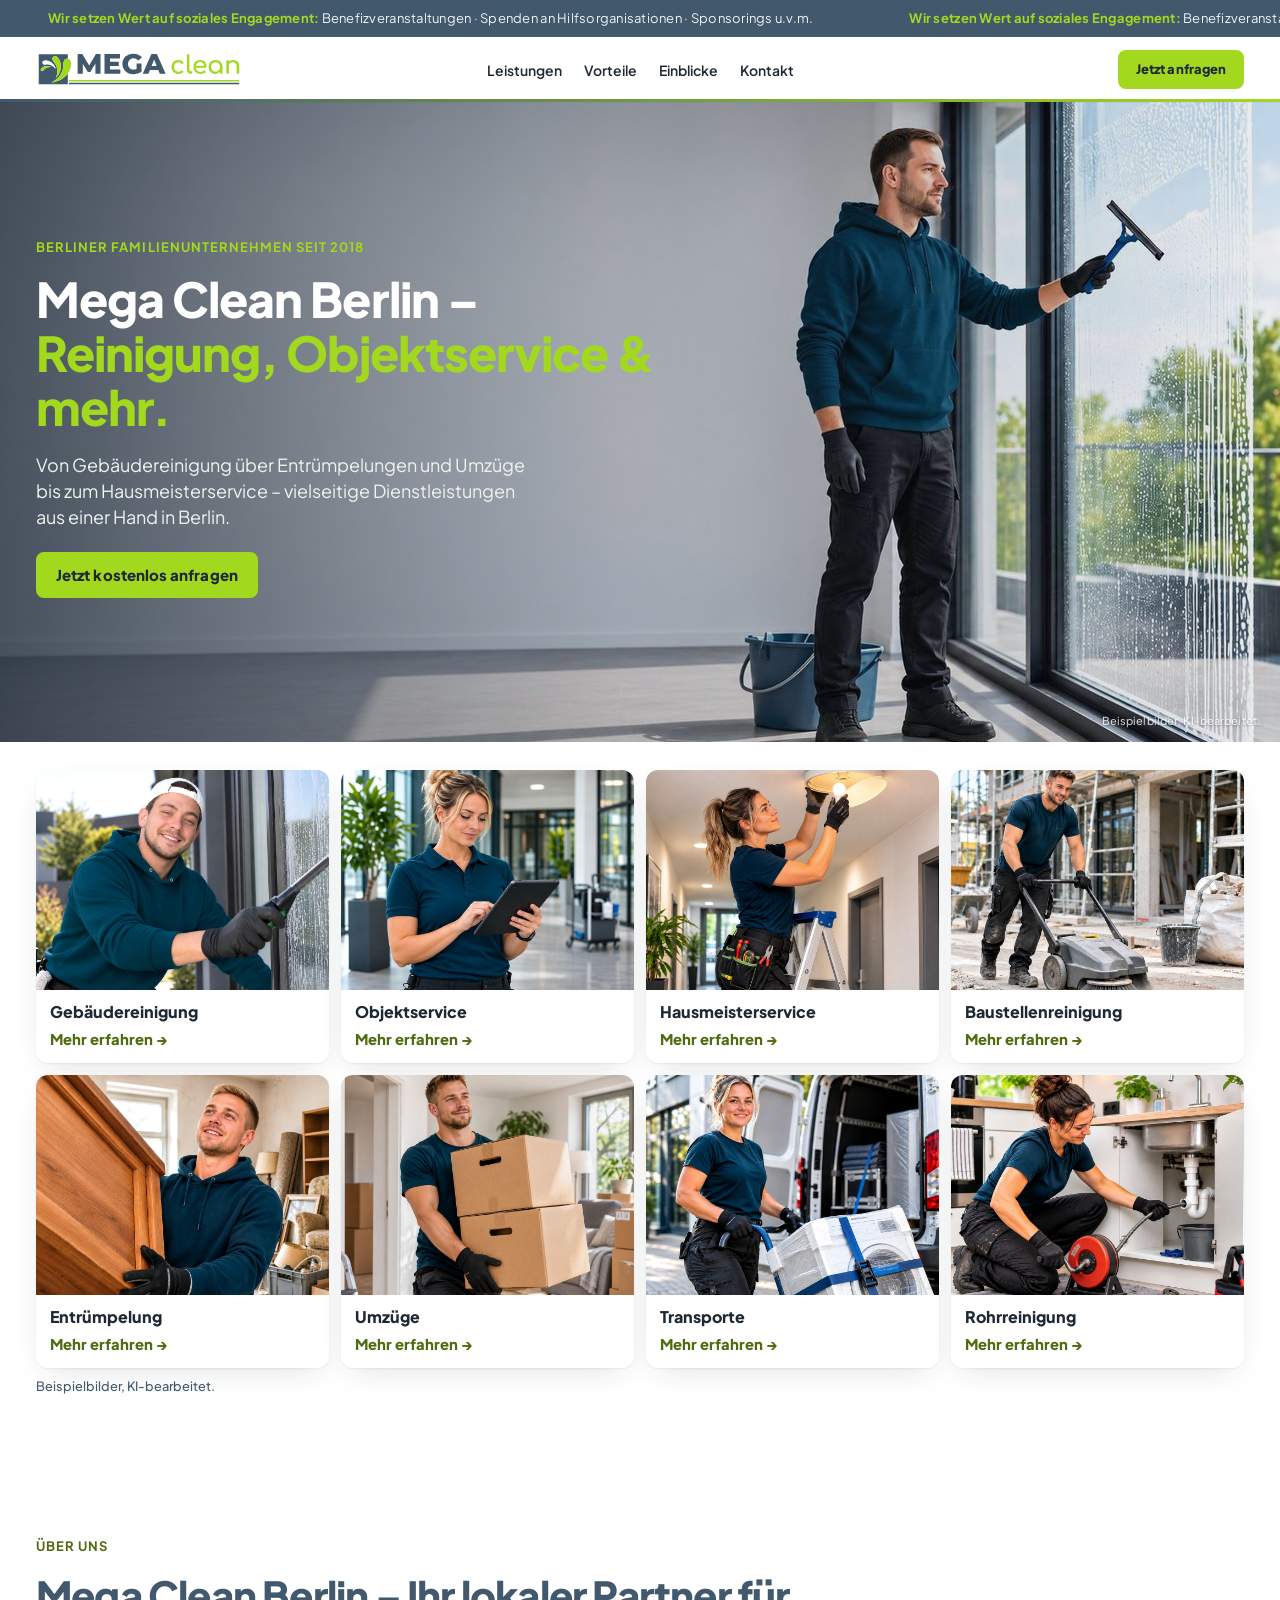
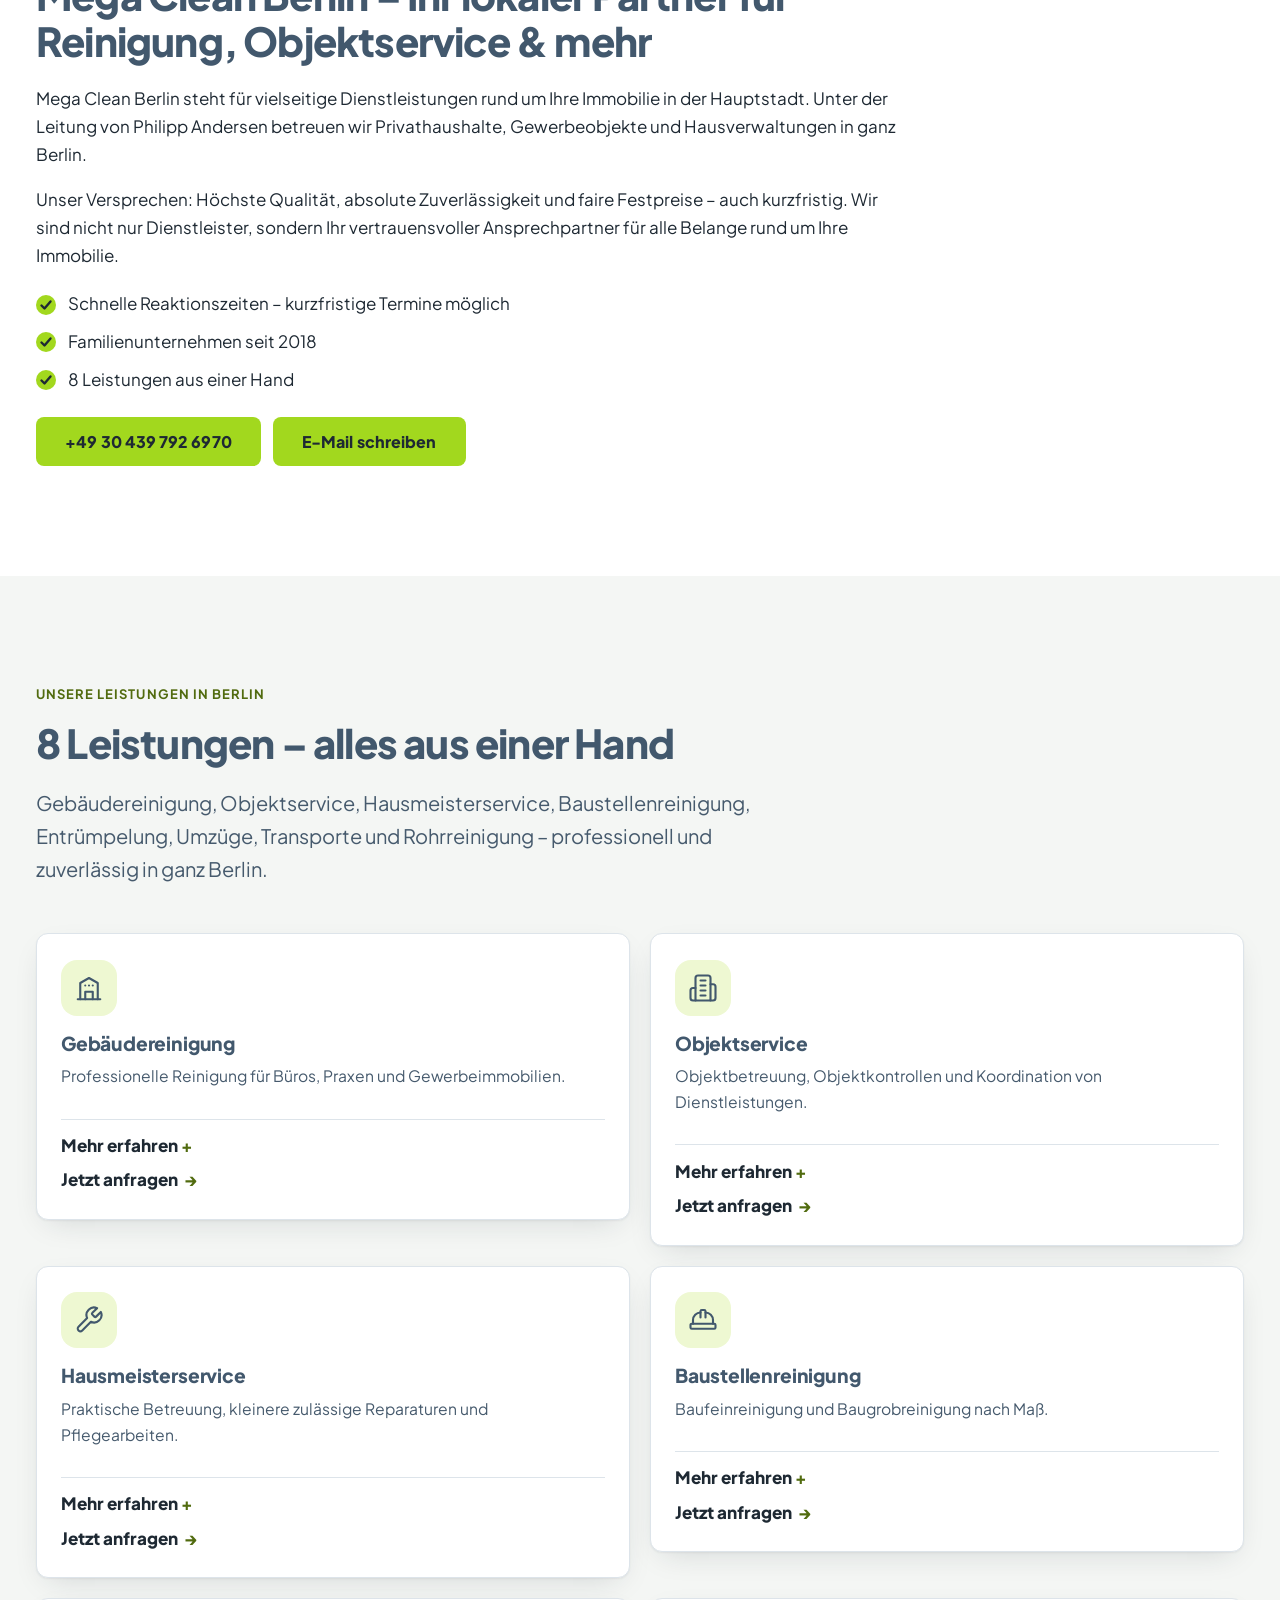
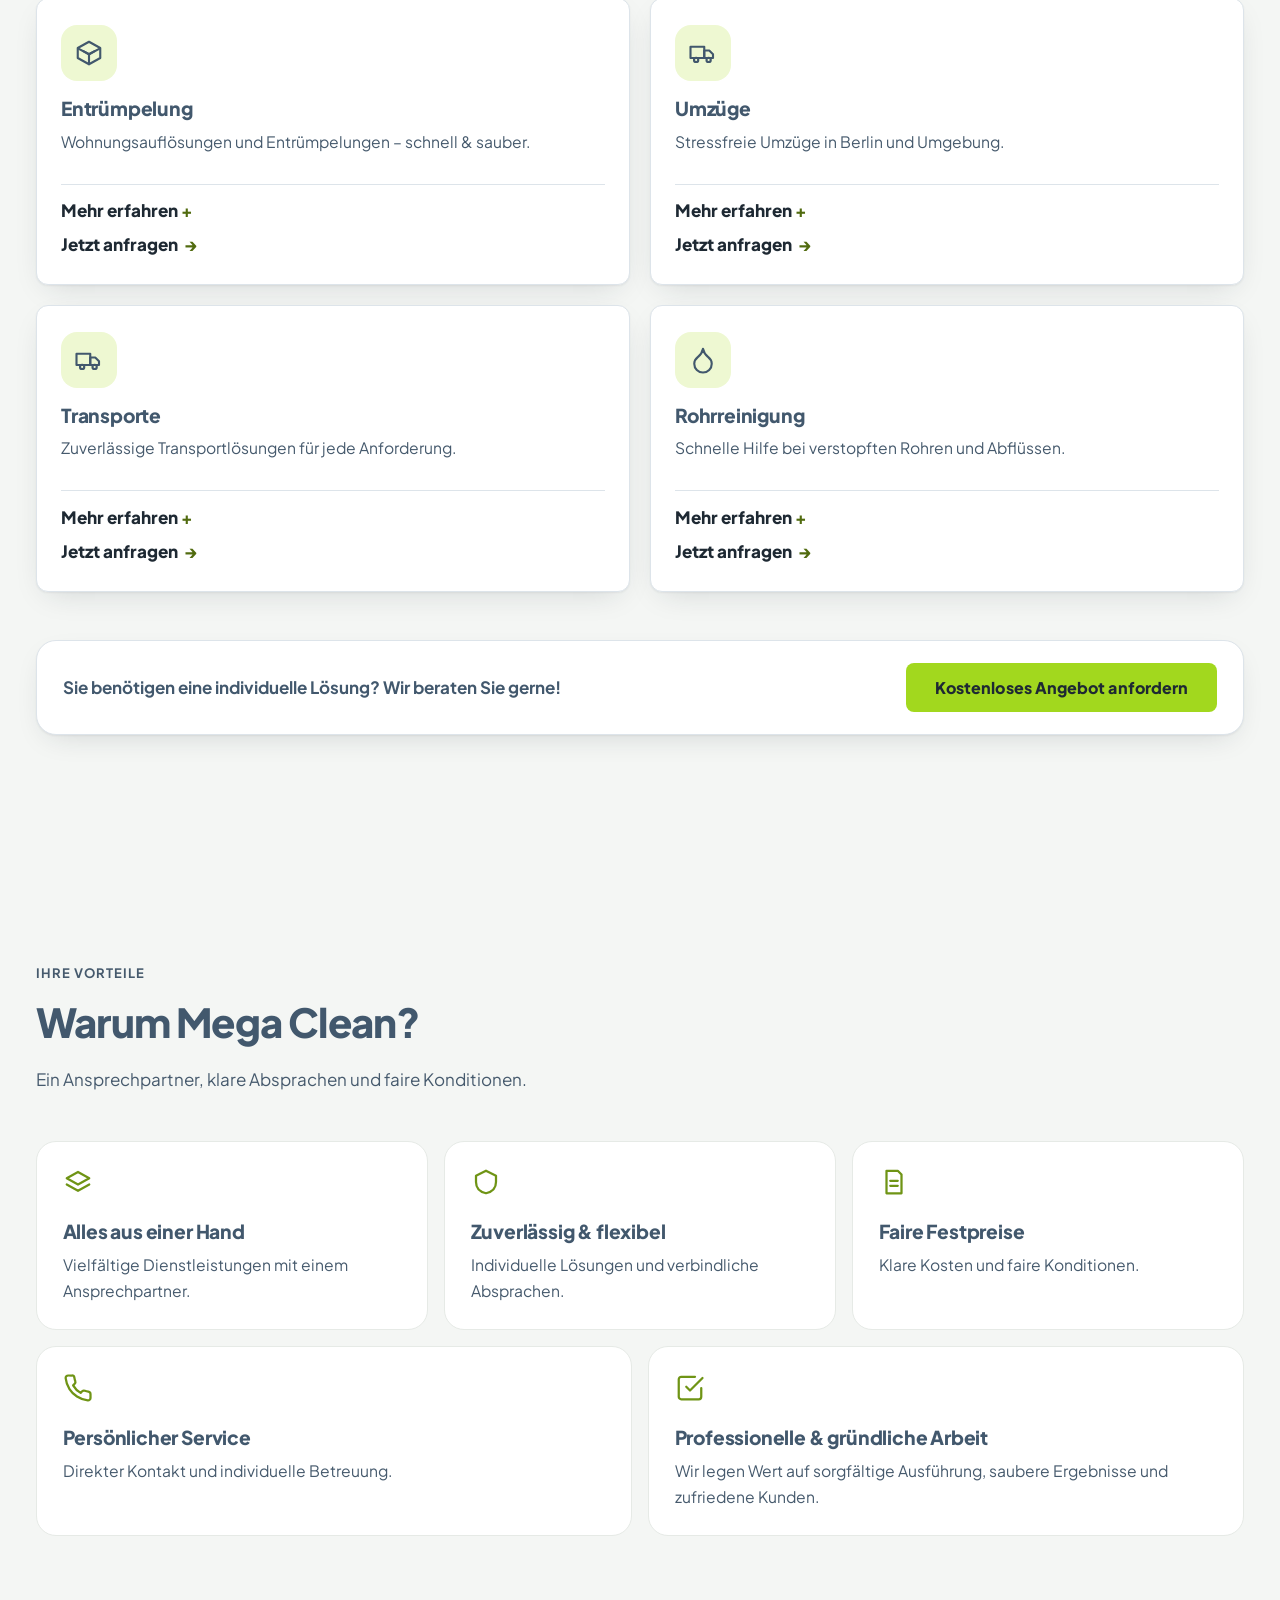
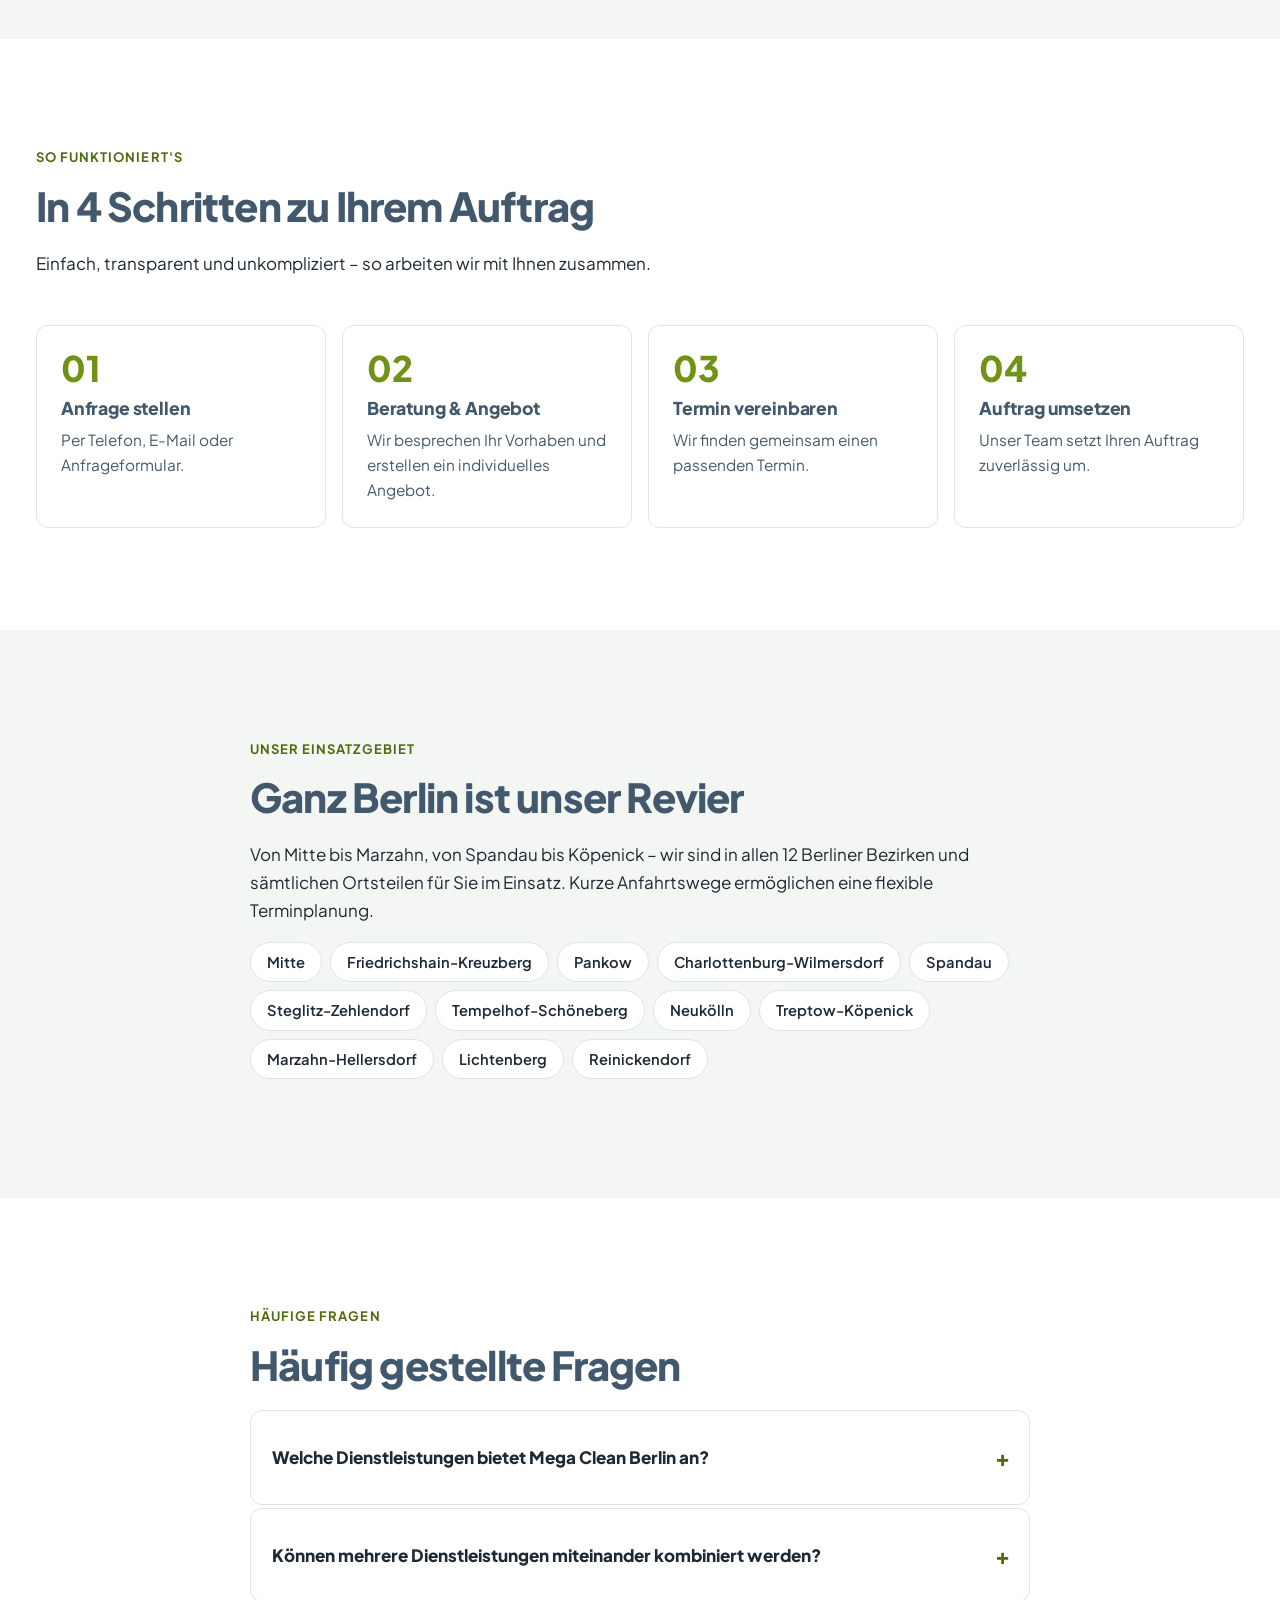
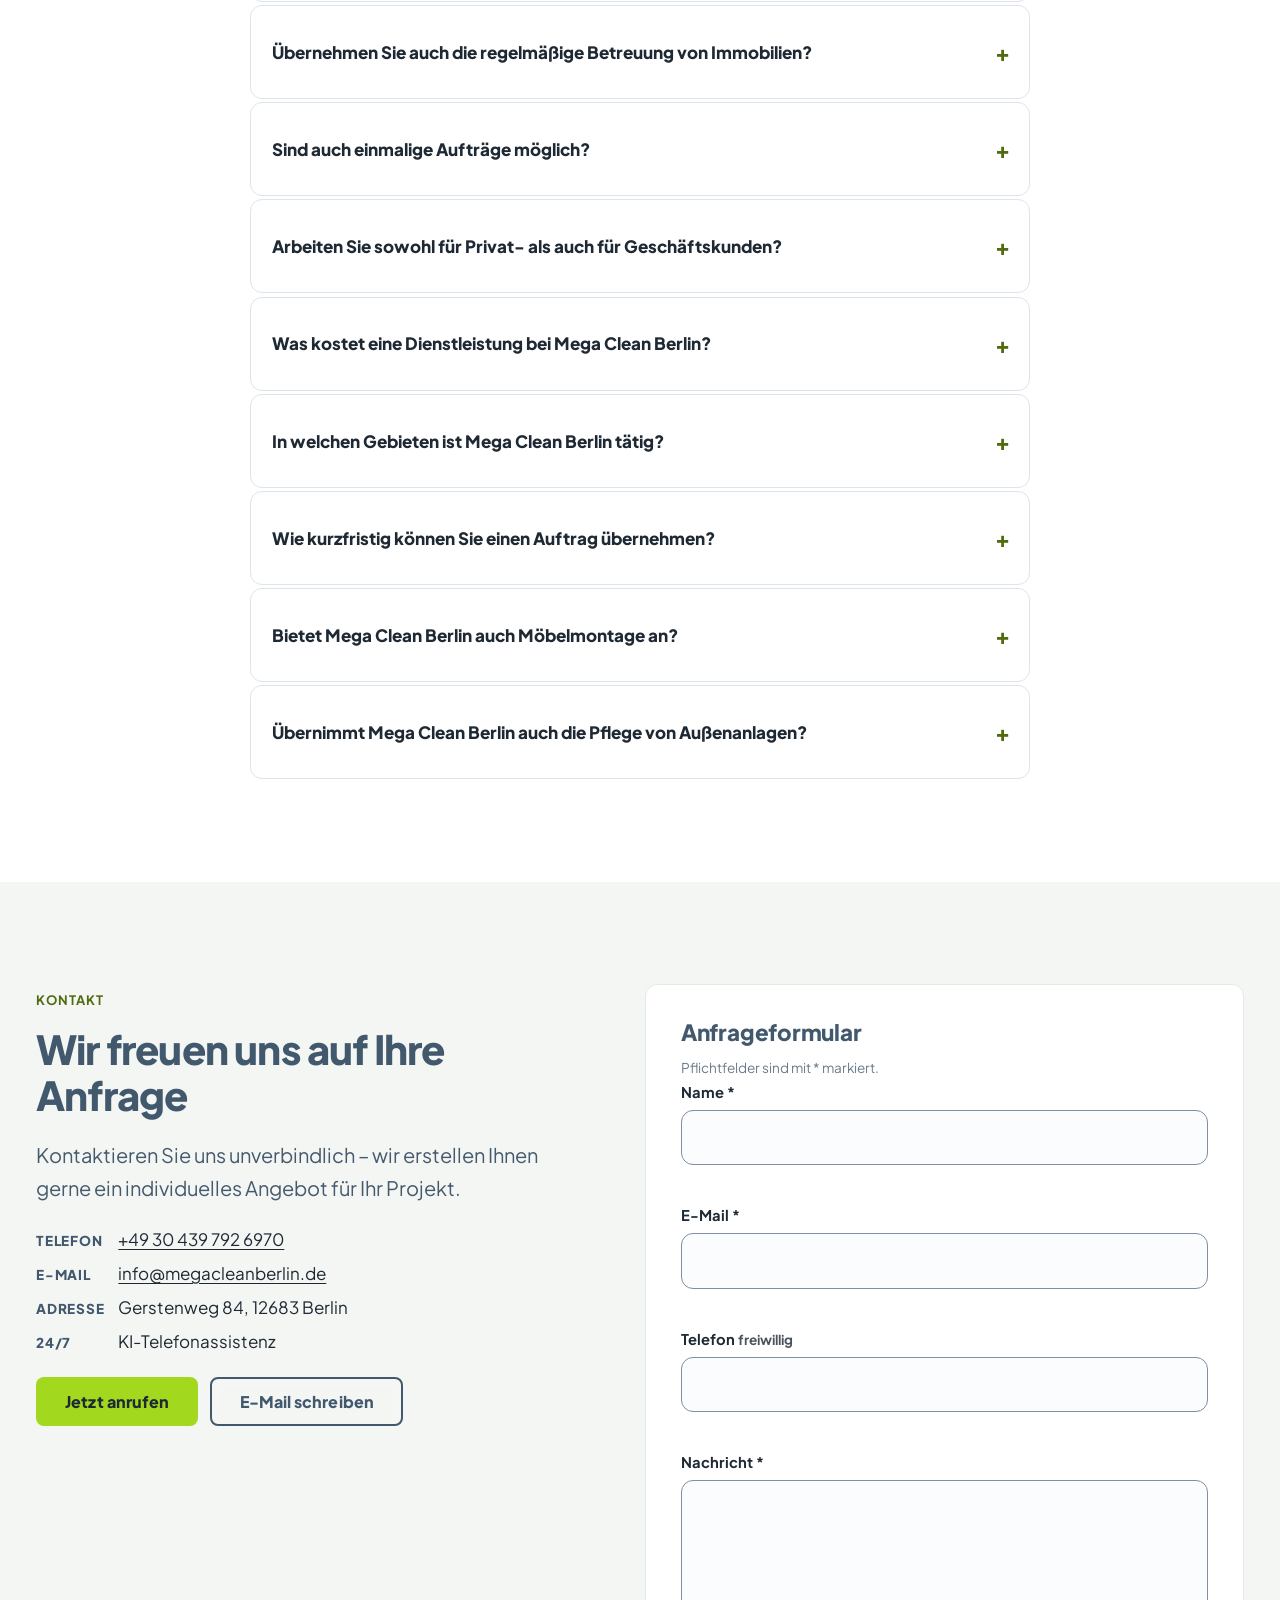
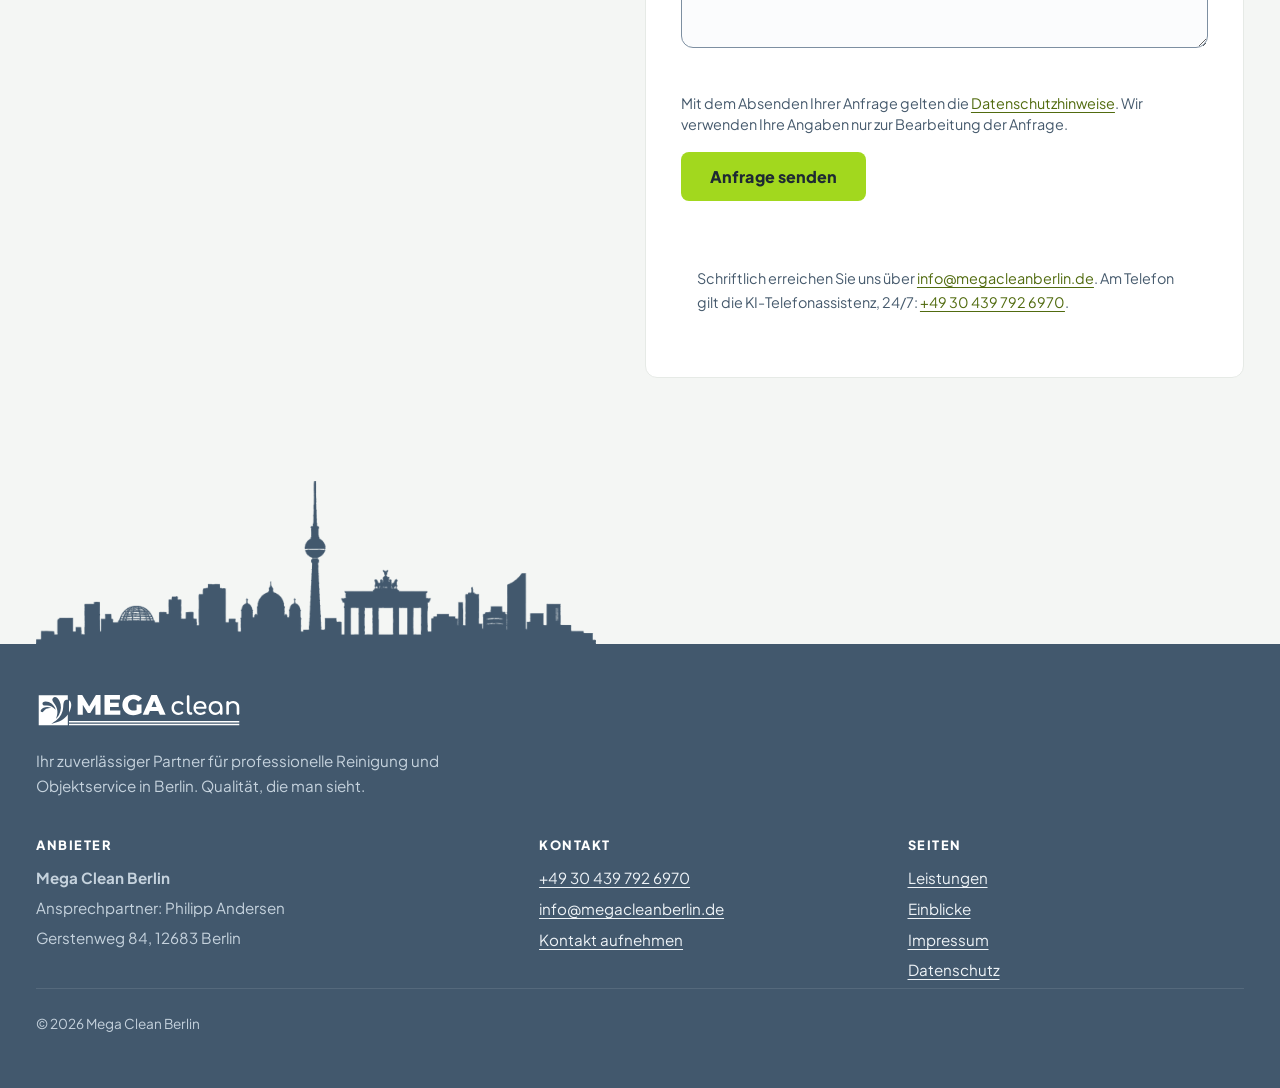
<file: index.html>
<!DOCTYPE html>
<html lang="de">
<head>
<meta charset="utf-8">
<meta name="viewport" content="width=device-width, initial-scale=1">
<title>Mega Clean Berlin | Reinigung, Objektservice &amp; mehr in Berlin</title>
<meta name="description" content="Gebäudereinigung, Objektservice, Hausmeisterservice, Baustellenreinigung, Entrümpelung, Umzüge, Transporte und Rohrreinigung in Berlin.">
<meta name="theme-color" content="#42586D">
<meta property="og:type" content="website">
<meta property="og:locale" content="de_DE">
<meta property="og:title" content="Mega Clean Berlin | Reinigung, Objektservice &amp; mehr in Berlin">
<meta property="og:description" content="Gebäudereinigung, Objektservice, Hausmeisterservice, Baustellenreinigung, Entrümpelung, Umzüge, Transporte und Rohrreinigung in Berlin.">
<meta property="og:url" content="https://fotomek.github.io/MegaClean/">
<meta property="og:site_name" content="Mega Clean Berlin">
<meta property="og:image" content="https://fotomek.github.io/MegaClean/assets/og-image.jpg?v=2">
<meta property="og:image:type" content="image/jpeg">
<meta property="og:image:width" content="1200">
<meta property="og:image:height" content="630">
<meta property="og:image:alt" content="Reinigungskraft in grauem Kapuzenpullover reinigt mit einem Abzieher eine große Fensterfront.">
<meta name="twitter:card" content="summary_large_image">
<meta name="twitter:title" content="Mega Clean Berlin | Reinigung, Objektservice &amp; mehr in Berlin">
<meta name="twitter:description" content="Gebäudereinigung, Objektservice, Hausmeisterservice, Baustellenreinigung, Entrümpelung, Umzüge, Transporte und Rohrreinigung in Berlin.">
<meta name="twitter:image" content="https://fotomek.github.io/MegaClean/assets/og-image.jpg?v=2">
<meta name="twitter:image:alt" content="Reinigungskraft in grauem Kapuzenpullover reinigt mit einem Abzieher eine große Fensterfront.">
<link rel="icon" href="logo-mark.svg" type="image/svg+xml">
<link rel="icon" href="logo-mark.png" type="image/png" sizes="512x512">
<link rel="preload" href="fonts/PlusJakartaSans.woff2" as="font" type="font/woff2" crossorigin>
<link rel="stylesheet" href="style.css?v=20261121-kontakt">
<!--
  LOGO/FARBEN: Logo = Vektor aus Sarahs Logo-Uebersicht.pdf (Fly & Froth), Formen unverändert, Füllungen auf Logo-Blau #42586D und Logo-Grün #A2D81E. Dateien logo.svg, logo-weiss.svg, logo-mark.svg.
-->
<script type="application/ld+json">
{
  "@context": "https://schema.org",
  "@type": "LocalBusiness",
  "name": "Mega Clean Berlin",
  "telephone": "+49 30 4397926970",
  "email": "info@megacleanberlin.de",
  "address": {
    "@type": "PostalAddress",
    "streetAddress": "Gerstenweg 84",
    "postalCode": "12683",
    "addressLocality": "Berlin",
    "addressCountry": "DE"
  },
  "areaServed": { "@type": "City", "name": "Berlin" },
  "makesOffer": [
    { "@type": "Offer", "itemOffered": { "@type": "Service", "name": "Gebäudereinigung" } },
    { "@type": "Offer", "itemOffered": { "@type": "Service", "name": "Objektservice" } },
    { "@type": "Offer", "itemOffered": { "@type": "Service", "name": "Hausmeisterservice" } },
    { "@type": "Offer", "itemOffered": { "@type": "Service", "name": "Baustellenreinigung" } },
    { "@type": "Offer", "itemOffered": { "@type": "Service", "name": "Entrümpelung" } },
    { "@type": "Offer", "itemOffered": { "@type": "Service", "name": "Umzüge" } },
    { "@type": "Offer", "itemOffered": { "@type": "Service", "name": "Transporte" } },
    { "@type": "Offer", "itemOffered": { "@type": "Service", "name": "Rohrreinigung" } }
  ]
}
</script>
</head>
<body>
<div id="seite-laden" class="seite-laden" style="display:none" aria-hidden="true">
  <svg class="tropfen" viewBox="0 0 24 32" width="30" height="40" focusable="false" aria-hidden="true">
    <path fill="#a2d81e" d="M12 0C12 0 0 14 0 21C0 27.075 5.373 32 12 32C18.627 32 24 27.075 24 21C24 14 12 0 12 0Z"/>
  </svg>
</div>
<script>
/* Tropfen nur bei der ersten Ladung dieser Tab-Sitzung.
   sessionStorage-Schlüssel mc-tropfen-gesehen gilt für denselben Tab,
   also auch für Neuladen und für die Rückkehr auf diese Seite.
   Ein neuer Tab hat eigenen Speicher und zeigt den Tropfen einmal.
   localStorage würde über Tage und Tabs hinweg unterdrücken — das wäre
   keine Sitzung. prefers-reduced-motion: kein Tropfen, Inhalt sofort;
   die Sitzung gilt danach als gesehen. Ohne JavaScript bleibt der
   Indikator display:none und verdeckt nichts. position:fixed,
   pointer-events:none, kein Scroll-Lock. Entfernen nach der Animation,
   spätestens nach 1000 ms. Form = SVG-Pfad der öffentlichen Altseite. */
(function(){
  var el=document.getElementById('seite-laden');
  if(!el)return;
  var KEY='mc-tropfen-gesehen';
  var reduce=false, seen=false;
  try{reduce=window.matchMedia('(prefers-reduced-motion: reduce)').matches;}catch(e){}
  try{seen=sessionStorage.getItem(KEY)==='1';}catch(e){}
  function weg(){if(el&&el.parentNode)el.parentNode.removeChild(el);el=null;}
  try{sessionStorage.setItem(KEY,'1');}catch(e){}
  if(seen||reduce){weg();return;}
  el.style.display='grid';
  el.classList.add('seite-laden--aktiv');
  var fertig=false;
  function ende(){if(fertig)return;fertig=true;weg();}
  var drop=el.querySelector('.tropfen');
  if(drop)drop.addEventListener('animationend',function(ev){if(ev.animationName==='tropfen-puls')ende();});
  setTimeout(ende,1000);
})();
</script>
<a class="sprunglink" href="#inhalt">Zum Inhalt springen</a>


<div class="topleiste laufband" role="note" aria-label="Wir setzen Wert auf soziales Engagement: Benefizveranstaltungen, Spenden an Hilfsorganisationen, Sponsorings und vieles mehr">
  <div class="laufband__spur" aria-hidden="true"><span class="laufband__eintrag"><strong>Wir setzen Wert auf soziales Engagement:</strong> Benefizveranstaltungen · Spenden an Hilfsorganisationen · Sponsorings u.v.m.</span><span class="laufband__eintrag"><strong>Wir setzen Wert auf soziales Engagement:</strong> Benefizveranstaltungen · Spenden an Hilfsorganisationen · Sponsorings u.v.m.</span><span class="laufband__eintrag"><strong>Wir setzen Wert auf soziales Engagement:</strong> Benefizveranstaltungen · Spenden an Hilfsorganisationen · Sponsorings u.v.m.</span><span class="laufband__eintrag"><strong>Wir setzen Wert auf soziales Engagement:</strong> Benefizveranstaltungen · Spenden an Hilfsorganisationen · Sponsorings u.v.m.</span></div>
</div>

<header class="kopf">
  <div class="wrap kopf__innen">
    <a class="marke" href="#start" aria-label="Mega Clean Berlin – zum Seitenanfang"><img class="logo" src="logo.svg" width="227" height="40" alt="Mega Clean Berlin"></a>
    <nav class="nav nav--desk" aria-label="Hauptnavigation"><ul><li><a href="#leistungen">Leistungen</a></li><li><a href="#vorteile">Vorteile</a></li><li><a href="#einblicke">Einblicke</a></li><li><a href="#kontakt">Kontakt</a></li></ul></nav>
    <a class="btn btn--klein btn--primaer kopf__cta" href="#kontakt">Jetzt anfragen</a>
    <details class="menue" id="burger"><summary aria-label="Menü öffnen oder schließen"><span class="burger" aria-hidden="true"><i></i><i></i><i></i></span><span class="menue__text">Menü</span></summary><nav class="nav menue__panel" aria-label="Mobilnavigation"><ul><li><a href="#leistungen">Leistungen</a></li><li><a href="#vorteile">Vorteile</a></li><li><a href="#einblicke">Einblicke</a></li><li><a href="#ablauf">Ablauf</a></li><li><a href="#kontakt">Kontakt</a></li></ul><a class="btn btn--primaer menue__cta" href="#kontakt">Jetzt anfragen</a><a class="menue__tel" href="tel:+49304397926970">+49 30 439 792 6970</a></nav></details>
  </div>
</header>

<main id="inhalt">

<section class="hero" id="start" aria-labelledby="h-hero">
  <div class="hero__buehne">
    <div class="hero__bg" aria-hidden="true"><img src="img/header-v5-1280.jpg" srcset="img/header-v5-800.jpg 800w, img/header-v5-1280.jpg 1280w, img/header-v5-1672.jpg 1672w" sizes="100vw" fetchpriority="high" width="1672" height="941" alt="" decoding="async"></div>
    <div class="wrap">
      <div class="hero__text">
        <p class="eyebrow">Berliner Familienunternehmen seit 2018</p>
        <h1 id="h-hero"><span class="zeile">Mega Clean Berlin –</span><em><span class="zeile">Reinigung, Objektservice &amp; mehr.</span></em></h1>
        <p class="lead">Von Gebäudereinigung über Entrümpelungen und Umzüge bis zum Hausmeisterservice – vielseitige Dienstleistungen aus einer Hand in Berlin.</p>
        <p class="knopfreihe"><a class="btn btn--primaer" href="#kontakt">Jetzt kostenlos anfragen</a></p>
      </div>
    </div>
  </div>
  <p class="schnell__hinweis hero__hinweis">Beispielbilder, KI-bearbeitet.</p>
</section>

<nav class="schnell" id="einblicke" aria-label="Leistungen im Überblick">
  <div class="wrap"><ul class="schnell__liste">
    <li><a href="#gebaeudereinigung"><img src="img/leistung-gebaeudereinigung-v3-800.jpg" srcset="img/leistung-gebaeudereinigung-v3-800.jpg 800w, img/leistung-gebaeudereinigung-v3-1168.jpg 1168w" width="800" height="600" alt="Mann in dunkelblauem Pullover reinigt mit einem Abzieher eine Glasscheibe." decoding="async" style="object-position:50% 30%"><span class="karte__titel">Gebäude&shy;reinigung</span><span class="karte__mehr">Mehr erfahren →</span></a></li>
    <li><a href="#gebaeudeservice"><img src="img/leistung-objektservice-v3-800.jpg" srcset="img/leistung-objektservice-v3-800.jpg 800w, img/leistung-objektservice-v3-1168.jpg 1168w" width="800" height="600" alt="Frau in dunkelblauem Poloshirt arbeitet mit einem Tablet in einem hellen Bürogebäude." decoding="async" style="object-position:50% 30%"><span class="karte__titel">Objekt&shy;service</span><span class="karte__mehr">Mehr erfahren →</span></a></li>
    <li><a href="#hausmeister"><img src="img/leistung-hausmeisterservice-v3-800.jpg" srcset="img/leistung-hausmeisterservice-v3-800.jpg 800w, img/leistung-hausmeisterservice-v3-1168.jpg 1168w" width="800" height="600" alt="Frau in dunkelblauem Shirt wechselt auf einer Leiter eine Deckenlampe." decoding="async" style="object-position:50% 30%"><span class="karte__titel">Haus&shy;meister&shy;service</span><span class="karte__mehr">Mehr erfahren →</span></a></li>
    <li><a href="#baustellenreinigung"><img src="img/leistung-baustellenreinigung-v3-800.jpg" srcset="img/leistung-baustellenreinigung-v3-800.jpg 800w, img/leistung-baustellenreinigung-v3-1168.jpg 1168w" width="800" height="600" alt="Mann in dunkelblauem Shirt schiebt eine Kehrmaschine über eine Baustelle." decoding="async" style="object-position:50% 30%"><span class="karte__titel">Baustellen&shy;reinigung</span><span class="karte__mehr">Mehr erfahren →</span></a></li>
    <li><a href="#entruempelung"><img src="img/leistung-entruempelung-v3-800.jpg" srcset="img/leistung-entruempelung-v3-800.jpg 800w, img/leistung-entruempelung-v3-1168.jpg 1168w" width="800" height="600" alt="Mann in dunkelblauem Pullover trägt einen Holzschrank aus einer Wohnung." decoding="async" style="object-position:50% 30%"><span class="karte__titel">Entrümpelung</span><span class="karte__mehr">Mehr erfahren →</span></a></li>
    <li><a href="#umzuege"><img src="img/leistung-umzuege-v3-800.jpg" srcset="img/leistung-umzuege-v3-800.jpg 800w, img/leistung-umzuege-v3-1168.jpg 1168w" width="800" height="600" alt="Mann in dunkelblauem Shirt trägt Umzugskartons durch eine Wohnung." decoding="async" style="object-position:50% 30%"><span class="karte__titel">Umzüge</span><span class="karte__mehr">Mehr erfahren →</span></a></li>
    <li><a href="#transporte"><img src="img/leistung-transporte-v3-800.jpg" srcset="img/leistung-transporte-v3-800.jpg 800w, img/leistung-transporte-v3-1168.jpg 1168w" width="800" height="600" alt="Frau in dunkelblauem Shirt bringt mit einer Sackkarre ein Gerät zum Transporter." decoding="async" style="object-position:50% 30%"><span class="karte__titel">Transporte</span><span class="karte__mehr">Mehr erfahren →</span></a></li>
    <li><a href="#rohrreinigung"><img src="img/leistung-rohrreinigung-v3-800.jpg" srcset="img/leistung-rohrreinigung-v3-800.jpg 800w, img/leistung-rohrreinigung-v3-1168.jpg 1168w" width="800" height="600" alt="Frau in dunkelblauem Shirt reinigt den Abfluss unter einer Spüle mit einer Rohrreinigungsmaschine." decoding="async" style="object-position:50% 30%"><span class="karte__titel">Rohr&shy;reinigung</span><span class="karte__mehr">Mehr erfahren →</span></a></li>
  </ul>
  <p class="schnell__hinweis">Beispielbilder, KI-bearbeitet.</p>
  </div>
</nav>

<section class="sektion sektion--hell" id="ueber-uns" aria-labelledby="h-ueber">
  <div class="wrap ueber ueber--text">
    <div>
      <p class="eyebrow">Über uns</p>
      <h2 id="h-ueber">Mega Clean Berlin – Ihr lokaler Partner für Reinigung, Objektservice &amp; mehr</h2>
      <p>Mega Clean Berlin steht für vielseitige Dienstleistungen rund um Ihre Immobilie in der Hauptstadt. Unter der Leitung von Philipp Andersen betreuen wir Privathaushalte, Gewerbeobjekte und Hausverwaltungen in ganz Berlin.</p>
      <p>Unser Versprechen: Höchste Qualität, absolute Zuverlässigkeit und faire Festpreise – auch kurzfristig. Wir sind nicht nur Dienstleister, sondern Ihr vertrauensvoller Ansprechpartner für alle Belange rund um Ihre Immobilie.</p>
      <ul class="haken">
        <li>Schnelle Reaktionszeiten – kurzfristige Termine möglich</li>
        <li>Familienunternehmen seit 2018</li>
        <li>8 Leistungen aus einer Hand</li>
      </ul>
      <p class="knopfreihe"><a class="btn btn--primaer" href="tel:+49304397926970">+49 30 439 792 6970</a><a class="btn btn--primaer" href="mailto:info@megacleanberlin.de">E-Mail schreiben</a></p>
    </div>
  </div>
</section>

<section class="sektion" id="leistungen" aria-labelledby="h-leistungen">
  <div class="wrap">
    <div class="sektion__kopf">
      <p class="eyebrow">Unsere Leistungen in Berlin</p>
      <h2 id="h-leistungen">8 Leistungen – alles aus einer Hand</h2>
      <p class="lead">Gebäudereinigung, Objektservice, Hausmeisterservice, Baustellenreinigung, Entrümpelung, Umzüge, Transporte und Rohrreinigung – professionell und zuverlässig in ganz Berlin.</p>
    </div>
    <div class="bento">
      <article class="kachel icon-kachel b-3" id="gebaeudereinigung"><div class="kachel__text"><div class="ico" aria-hidden="true"><svg viewBox="0 0 24 24"><path d="M3 21h18"/><path d="M5 21V8l7-4 7 4v13"/><path d="M9 21v-6h6v6"/><path d="M9 10h.01M15 10h.01M12 10h.01"/></svg></div><h3>Gebäudereinigung</h3><p>Professionelle Reinigung für Büros, Praxen und Gewerbeimmobilien.</p><details class="kachel__mehr"><summary>Mehr erfahren</summary><ul><li>Büro- und Unterhaltsreinigung</li><li>Praxis- und Gewerbereinigung</li><li>Treppenhausreinigung</li><li>Fenster- und Glasreinigung</li><li>Grund- und Sonderreinigungen</li></ul></details><a class="kachel__link" href="#kontakt" aria-label="Gebäudereinigung anfragen">Jetzt anfragen</a></div></article>
      <article class="kachel icon-kachel b-3" id="gebaeudeservice"><div class="kachel__text"><div class="ico" aria-hidden="true"><svg viewBox="0 0 24 24"><path d="M6 22V4a2 2 0 0 1 2-2h8a2 2 0 0 1 2 2v18Z"/><path d="M6 12H4a2 2 0 0 0-2 2v6a2 2 0 0 0 2 2h2"/><path d="M18 9h2a2 2 0 0 1 2 2v9a2 2 0 0 1-2 2h-2"/><path d="M10 6h4M10 10h4M10 14h4M10 18h4"/></svg></div><h3>Objektservice</h3><p>Objektbetreuung, Objektkontrollen und Koordination von Dienstleistungen.</p><details class="kachel__mehr"><summary>Mehr erfahren</summary><ul><li>Regelmäßige Objektbetreuung</li><li>Kontrollgänge und Zustandsprüfungen</li><li>Mängelerfassung und Dokumentation</li><li>Koordination von Dienstleistungen</li><li>Betreuung von Gemeinschafts- und Außenbereichen</li></ul></details><a class="kachel__link" href="#kontakt" aria-label="Objektservice anfragen">Jetzt anfragen</a></div></article>
      <article class="kachel icon-kachel b-3" id="hausmeister"><div class="kachel__text"><div class="ico" aria-hidden="true"><svg viewBox="0 0 24 24"><path d="M14.7 6.3a1 1 0 0 0 0 1.4l1.6 1.6a1 1 0 0 0 1.4 0l3.77-3.77a6 6 0 0 1-7.94 7.94l-6.91 6.91a2.12 2.12 0 0 1-3-3l6.91-6.91a6 6 0 0 1 7.94-7.94l-3.76 3.76z"/></svg></div><h3>Hausmeisterservice</h3><p>Praktische Betreuung, kleinere zulässige Reparaturen und Pflegearbeiten.</p><details class="kachel__mehr"><summary>Mehr erfahren</summary><ul><li>Kleinreparaturen und Instandhaltung</li><li>Austausch von Leuchtmitteln</li><li>Pflege von Außenanlagen</li><li>Mülltonnen- und Kehrdienst</li><li>praktische Arbeiten rund ums Gebäude</li></ul></details><a class="kachel__link" href="#kontakt" aria-label="Hausmeisterservice anfragen">Jetzt anfragen</a></div></article>
      <article class="kachel icon-kachel b-3" id="baustellenreinigung"><div class="kachel__text"><div class="ico" aria-hidden="true"><svg viewBox="0 0 24 24"><path d="M2 18a1 1 0 0 0 1 1h18a1 1 0 0 0 1-1v-2a1 1 0 0 0-1-1H3a1 1 0 0 0-1 1v2z"/><path d="M10 10V5a1 1 0 0 1 1-1h2a1 1 0 0 1 1 1v5"/><path d="M4 15v-3a6 6 0 0 1 6-6"/><path d="M14 6a6 6 0 0 1 6 6v3"/></svg></div><h3>Baustellenreinigung</h3><p>Baufeinreinigung und Baugrobreinigung nach Maß.</p><details class="kachel__mehr"><summary>Mehr erfahren</summary><ul><li>Baugrob- und Bauzwischenreinigung</li><li>Entfernung von Baustaub und Bauschmutz</li><li>Reinigung nach Renovierungsarbeiten</li><li>Bauend- und Baufeinreinigung</li><li>Vorbereitung zur Objektübergabe</li></ul></details><a class="kachel__link" href="#kontakt" aria-label="Baustellenreinigung anfragen">Jetzt anfragen</a></div></article>
      <article class="kachel icon-kachel b-3" id="entruempelung"><div class="kachel__text"><div class="ico" aria-hidden="true"><svg viewBox="0 0 24 24"><path d="M21 8 12 3 3 8v8l9 5 9-5z"/><path d="M3.5 8.5 12 13l8.5-4.5"/><path d="M12 13v8"/><path d="M7.5 10.5 12 13l4.5-2.5"/></svg></div><h3>Entrümpelung</h3><p>Wohnungsauflösungen und Entrümpelungen – schnell &amp; sauber.</p><details class="kachel__mehr"><summary>Mehr erfahren</summary><ul><li>Wohnungs- und Haushaltsauflösungen</li><li>Keller- und Dachbodenentrümpelung</li><li>Räumung von Gewerberäumen</li><li>Abtransport und Entsorgung</li><li>Besenreine Übergabe</li></ul></details><a class="kachel__link" href="#kontakt" aria-label="Entrümpelung anfragen">Jetzt anfragen</a></div></article>
      <article class="kachel icon-kachel b-3" id="umzuege"><div class="kachel__text"><div class="ico" aria-hidden="true"><svg viewBox="0 0 24 24"><path d="M2 7h11v9H2z"/><path d="M13 10h4l3 3v3h-7z"/><circle cx="6.5" cy="17.5" r="1.7"/><circle cx="16.5" cy="17.5" r="1.7"/></svg></div><h3>Umzüge</h3><p>Stressfreie Umzüge in Berlin und Umgebung.</p><details class="kachel__mehr"><summary>Mehr erfahren</summary><ul><li>Privat- und Firmenumzüge</li><li>Möbeltransport und Tragehilfe</li><li>Be- und Entladen</li><li>Möbelauf- und -abbau</li><li>individuelle Umzugsplanung</li></ul></details><a class="kachel__link" href="#kontakt" aria-label="Umzüge anfragen">Jetzt anfragen</a></div></article>
      <article class="kachel icon-kachel b-3" id="transporte"><div class="kachel__text"><div class="ico" aria-hidden="true"><svg viewBox="0 0 24 24"><path d="M2 7h11v9H2z"/><path d="M13 10h4l3 3v3h-7z"/><circle cx="6.5" cy="17.5" r="1.7"/><circle cx="16.5" cy="17.5" r="1.7"/></svg></div><h3>Transporte</h3><p>Zuverlässige Transportlösungen für jede Anforderung.</p><details class="kachel__mehr"><summary>Mehr erfahren</summary><ul><li>Möbel- und Einzeltransporte</li><li>Geräte- und Materialtransporte</li><li>Kleintransporte</li><li>Abholung und Lieferung</li><li>individuelle Transportlösungen</li></ul></details><a class="kachel__link" href="#kontakt" aria-label="Transporte anfragen">Jetzt anfragen</a></div></article>
      <article class="kachel icon-kachel b-3" id="rohrreinigung"><div class="kachel__text"><div class="ico" aria-hidden="true"><svg viewBox="0 0 24 24"><path d="M12 22a7 7 0 0 0 7-7c0-2-1-3.9-3-5.5s-3.5-4-4-6.5c-.5 2.5-2 4.9-4 6.5C6 11.1 5 13 5 15a7 7 0 0 0 7 7z"/></svg></div><h3>Rohrreinigung</h3><p>Schnelle Hilfe bei verstopften Rohren und Abflüssen.</p><details class="kachel__mehr"><summary>Mehr erfahren</summary><ul><li>Reinigung von Abflüssen</li><li>Beseitigung von Verstopfungen</li><li>Küchen- und Badabflüsse</li><li>Reinigung von Siphons und Rohrleitungen</li><li>Hilfe bei akuten Abflussproblemen</li></ul></details><a class="kachel__link" href="#kontakt" aria-label="Rohrreinigung anfragen">Jetzt anfragen</a></div></article>
    </div>
    <p class="cta-zeile">Sie benötigen eine individuelle Lösung? Wir beraten Sie gerne! <a class="btn btn--primaer" href="#kontakt">Kostenloses Angebot anfordern</a></p>
  </div>
</section>

<section class="sektion sektion--dunkel" id="vorteile" aria-labelledby="h-vorteile">
  <div class="wrap">
    <div class="sektion__kopf">
      <p class="eyebrow">Ihre Vorteile</p>
      <h2 id="h-vorteile">Warum Mega Clean?</h2>
      <p>Ein Ansprechpartner, klare Absprachen und faire Konditionen.</p>
    </div>
    <ul class="vorteile"><li class="vorteil"><svg viewBox="0 0 24 24" aria-hidden="true" focusable="false"><path d="M12 4l9 5-9 5-9-5zM3 14l9 5 9-5"/></svg><h3>Alles aus einer Hand</h3><p>Vielfältige Dienstleistungen mit einem Ansprechpartner.</p></li><li class="vorteil"><svg viewBox="0 0 24 24" aria-hidden="true" focusable="false"><path d="M12 3l8 4v5c0 5-3.5 8-8 9-4.5-1-8-4-8-9V7z"/></svg><h3>Zuverlässig &amp; flexibel</h3><p>Individuelle Lösungen und verbindliche Absprachen.</p></li><li class="vorteil"><svg viewBox="0 0 24 24" aria-hidden="true" focusable="false"><path d="M6 3h9l3 3v15H6zM9 11h6M9 15h6"/></svg><h3>Faire Festpreise</h3><p>Klare Kosten und faire Konditionen.</p></li><li class="vorteil"><svg viewBox="0 0 24 24" aria-hidden="true" focusable="false"><path d="M22 16.92v3a2 2 0 0 1-2.18 2 19.79 19.79 0 0 1-8.63-3.07 19.5 19.5 0 0 1-6-6 19.79 19.79 0 0 1-3.07-8.67A2 2 0 0 1 4.11 2h3a2 2 0 0 1 2 1.72c.13.96.36 1.9.7 2.81a2 2 0 0 1-.45 2.11L8.09 9.91a16 16 0 0 0 6 6l1.27-1.27a2 2 0 0 1 2.11-.45c.91.34 1.85.57 2.81.7A2 2 0 0 1 22 16.92z"/></svg><h3>Persönlicher Service</h3><p>Direkter Kontakt und individuelle Betreuung.</p></li><li class="vorteil"><svg viewBox="0 0 24 24" aria-hidden="true" focusable="false"><path d="M9 11l3 3L22 4"/><path d="M21 12v7a2 2 0 0 1-2 2H5a2 2 0 0 1-2-2V5a2 2 0 0 1 2-2h11"/></svg><h3>Professionelle &amp; gründliche Arbeit</h3><p>Wir legen Wert auf sorgfältige Ausführung, saubere Ergebnisse und zufriedene Kunden.</p></li></ul>
  </div>
</section>

<section class="sektion" id="ablauf" aria-labelledby="h-ablauf">
  <div class="wrap">
    <div class="sektion__kopf">
      <p class="eyebrow">So funktioniert's</p>
      <h2 id="h-ablauf">In 4 Schritten zu Ihrem Auftrag</h2>
      <p>Einfach, transparent und unkompliziert – so arbeiten wir mit Ihnen zusammen.</p>
    </div>
    <ol class="schritte">
      <li><h3>Anfrage stellen</h3><p>Per Telefon, E-Mail oder Anfrageformular.</p></li>
      <li><h3>Beratung &amp; Angebot</h3><p>Wir besprechen Ihr Vorhaben und erstellen ein individuelles Angebot.</p></li>
      <li><h3>Termin vereinbaren</h3><p>Wir finden gemeinsam einen passenden Termin.</p></li>
      <li><h3>Auftrag umsetzen</h3><p>Unser Team setzt Ihren Auftrag zuverlässig um.</p></li>
    </ol>
  </div>
</section>

<section class="sektion sektion--hell" id="einsatzgebiet" aria-labelledby="h-gebiet">
  <div class="wrap schmal">
    <p class="eyebrow">Unser Einsatzgebiet</p>
    <h2 id="h-gebiet">Ganz Berlin ist unser Revier</h2>
    <p>Von Mitte bis Marzahn, von Spandau bis Köpenick – wir sind in allen 12 Berliner Bezirken und sämtlichen Ortsteilen für Sie im Einsatz. Kurze Anfahrtswege ermöglichen eine flexible Terminplanung.</p>
    <ul class="chips" aria-label="Berliner Bezirke"><li>Mitte</li><li>Friedrichshain-Kreuzberg</li><li>Pankow</li><li>Charlottenburg-Wilmersdorf</li><li>Spandau</li><li>Steglitz-Zehlendorf</li><li>Tempelhof-Schöneberg</li><li>Neukölln</li><li>Treptow-Köpenick</li><li>Marzahn-Hellersdorf</li><li>Lichtenberg</li><li>Reinickendorf</li></ul>
  </div>
</section>

<section class="sektion" id="faq" aria-labelledby="h-faq">
  <div class="wrap schmal">
    <p class="eyebrow">Häufige Fragen</p>
    <h2 id="h-faq">Häufig gestellte Fragen</h2>
    <div class="faq">
      <details class="kachel__mehr"><summary>Welche Dienstleistungen bietet Mega Clean Berlin an?</summary><p>Mega Clean Berlin ist Ihr vielseitiger Dienstleistungspartner rund um Immobilien, Gebäude und Grundstücke. Unser Leistungsspektrum umfasst unter anderem professionelle Reinigungsarbeiten, Hausmeister- und Objektservice, Entrümpelungen, Möbelmontage sowie Außenanlagenpflege. Wir bieten individuelle Lösungen für Privatkunden, Unternehmen und Hausverwaltungen.</p></details>
      <details class="kachel__mehr"><summary>Können mehrere Dienstleistungen miteinander kombiniert werden?</summary><p>Ja, selbstverständlich! Bei uns erhalten Sie verschiedene Dienstleistungen bequem aus einer Hand. Ob Reinigung, Hausmeisterservice, Möbelmontage oder die umfassende Betreuung Ihrer Immobilie – wir stimmen unsere Leistungen individuell auf Ihre Anforderungen ab.</p></details>
      <details class="kachel__mehr"><summary>Übernehmen Sie auch die regelmäßige Betreuung von Immobilien?</summary><p>Ja, neben einmaligen Aufträgen bieten wir auch die regelmäßige Betreuung von Immobilien und Objekten an. Dabei richten wir uns nach Ihren Anforderungen und vereinbaren gemeinsam den passenden Leistungsumfang sowie die gewünschten Einsatzintervalle.</p></details>
      <details class="kachel__mehr"><summary>Sind auch einmalige Aufträge möglich?</summary><p>Natürlich! Neben regelmäßigen Dienstleistungen übernehmen wir auch einmalige Aufträge. Ob Reinigung, Entrümpelung, Möbelmontage oder eine andere Dienstleistung – wir finden gemeinsam die passende Lösung für Ihr Anliegen.</p></details>
      <details class="kachel__mehr"><summary>Arbeiten Sie sowohl für Privat- als auch für Geschäftskunden?</summary><p>Ja, unser Angebot richtet sich an Privatpersonen, Unternehmen, Gewerbetreibende und Hausverwaltungen. Wir betreuen unterschiedliche Objekte und passen unsere Dienstleistungen individuell an die jeweiligen Anforderungen an.</p></details>
      <details class="kachel__mehr"><summary>Was kostet eine Dienstleistung bei Mega Clean Berlin?</summary><p>Die Kosten richten sich nach der gewünschten Dienstleistung, dem Umfang der Arbeiten und den individuellen Gegebenheiten vor Ort. Gerne erstellen wir Ihnen ein auf Ihre Anforderungen abgestimmtes Angebot.</p></details>
      <details class="kachel__mehr"><summary>In welchen Gebieten ist Mega Clean Berlin tätig?</summary><p>Unser Einsatzgebiet umfasst ganz Berlin. Auch Anfragen aus dem Berliner Umland prüfen wir gerne individuell. Kontaktieren Sie uns einfach mit Ihrem Standort und Ihrem Anliegen.</p></details>
      <details class="kachel__mehr"><summary>Wie kurzfristig können Sie einen Auftrag übernehmen?</summary><p>Wir bemühen uns, auch kurzfristige Anfragen schnell und flexibel zu bearbeiten. Die Verfügbarkeit hängt von der gewünschten Dienstleistung, dem Auftragsumfang und unseren aktuellen Kapazitäten ab. Kontaktieren Sie uns gerne, damit wir gemeinsam einen passenden Termin finden können.</p></details>
      <details class="kachel__mehr"><summary>Bietet Mega Clean Berlin auch Möbelmontage an?</summary><p>Ja, wir übernehmen auch die fachgerechte Montage und Demontage von Möbeln. Ob einzelne Möbelstücke oder umfangreichere Montagen – wir unterstützen Sie zuverlässig und stimmen die Arbeiten individuell mit Ihnen ab.</p></details>
      <details class="kachel__mehr"><summary>Übernimmt Mega Clean Berlin auch die Pflege von Außenanlagen?</summary><p>Ja, wir kümmern uns auch um die Pflege und Instandhaltung Ihrer Außenanlagen. Dazu gehören beispielsweise Rasenmähen, Heckenschnitt und die allgemeine Grünflächenpflege. Umfang und Häufigkeit der Arbeiten stimmen wir individuell mit Ihnen ab.</p></details>
    </div>
  </div>
</section>

<section class="sektion sektion--dunkel" id="kontakt" aria-labelledby="h-kontakt">
  <div class="wrap kontakt">
    <div>
      <p class="eyebrow">Kontakt</p>
      <h2 id="h-kontakt">Wir freuen uns auf Ihre Anfrage</h2>
      <p class="lead">Kontaktieren Sie uns unverbindlich – wir erstellen Ihnen gerne ein individuelles Angebot für Ihr Projekt.</p>
      <dl class="daten">
        <div><dt>Telefon</dt><dd><a href="tel:+49304397926970">+49 30 439 792 6970</a></dd></div>
        <div><dt>E-Mail</dt><dd><a href="mailto:info@megacleanberlin.de">info@megacleanberlin.de</a></dd></div>
        <div><dt>Adresse</dt><dd>Gerstenweg 84, 12683 Berlin</dd></div>
        <div><dt>24/7</dt><dd>KI-Telefonassistenz</dd></div>
      </dl>
      <p class="kontakt__knoepfe"><a class="btn btn--primaer" href="tel:+49304397926970">Jetzt anrufen</a><a class="btn btn--zweit" href="mailto:info@megacleanberlin.de">E-Mail schreiben</a></p>
    </div>
    <form class="formular" id="anfrage" action="kontakt/senden.php" method="post" novalidate aria-labelledby="h-form">
      <h3 id="h-form">Anfrageformular</h3>
      <p class="hinweis-klein">Pflichtfelder sind mit * markiert.</p>
      <div class="formular__honig" aria-hidden="true"><label for="f-website">Website</label><input id="f-website" name="website" type="text" tabindex="-1" autocomplete="off"></div>
      <input type="hidden" id="f-ts" name="ts" value="">
      <div class="feld"><label for="f-name">Name *</label><input id="f-name" name="name" type="text" autocomplete="name" required maxlength="120"><p class="feld__fehler" id="f-name-err" data-for="f-name"></p></div>
      <div class="feld"><label for="f-email">E-Mail *</label><input id="f-email" name="email" type="email" autocomplete="email" required maxlength="160"><p class="feld__fehler" id="f-email-err" data-for="f-email"></p></div>
      <div class="feld"><label for="f-telefon">Telefon <span class="hinweis-klein">freiwillig</span></label><input id="f-telefon" name="phone" type="tel" autocomplete="tel" maxlength="40"><p class="feld__fehler" id="f-telefon-err" data-for="f-telefon"></p></div>
      <div class="feld"><label for="f-nachricht">Nachricht *</label><textarea id="f-nachricht" name="message" rows="5" required maxlength="4000"></textarea><p class="feld__fehler" id="f-nachricht-err" data-for="f-nachricht"></p></div>
      <p class="formular__dsgvo">Mit dem Absenden Ihrer Anfrage gelten die <a href="datenschutz.html">Datenschutzhinweise</a>. Wir verwenden Ihre Angaben nur zur Bearbeitung der Anfrage.</p>
      <button class="btn btn--primaer" type="submit">Anfrage senden</button>
      <p id="formular-status" class="formular__status" role="status" aria-live="assertive"></p>
      <p class="formular__hinweis" role="note">Schriftlich erreichen Sie uns über <a href="mailto:info@megacleanberlin.de">info@megacleanberlin.de</a>. Am Telefon gilt die KI-Telefonassistenz, 24/7: <a href="tel:+49304397926970">+49 30 439 792 6970</a>.</p>
    </form>
    <script>document.getElementById('f-ts').value=String(Math.floor(Date.now()/1000));</script>
  </div>
</section>

</main>

<div class="skyline">
  <div class="wrap">
    <img src="img/skyline-berlin.png" width="1400" height="410" loading="lazy" decoding="async" alt="" aria-hidden="true">
  </div>
</div>

<footer class="fuss">
  <div class="wrap fuss__innen">
    <div class="fuss__marke">
      <img class="logo logo--fuss" src="logo-weiss.svg" width="227" height="40" alt="Mega Clean Berlin">
      <p>Ihr zuverlässiger Partner für professionelle Reinigung und Objektservice in Berlin. Qualität, die man sieht.</p>
    </div>
    <div class="fuss__anbieter">
      <h2>Anbieter</h2>
      <p><strong>Mega Clean Berlin</strong></p>
      <p>Ansprechpartner: Philipp Andersen</p>
      <p>Gerstenweg 84, 12683 Berlin</p>
    </div>
    <div class="fuss__kontakt">
      <h2>Kontakt</h2>
      <ul>
        <li><a href="tel:+49304397926970">+49 30 439 792 6970</a></li>
        <li><a href="mailto:info@megacleanberlin.de">info@megacleanberlin.de</a></li>
        <li><a href="#kontakt">Kontakt aufnehmen</a></li>
      </ul>
    </div>
    <nav class="fuss__seiten" aria-label="Rechtliches und Seiten">
      <h2>Seiten</h2>
      <ul>
        <li><a href="index.html#leistungen">Leistungen</a></li><li><a href="index.html#einblicke">Einblicke</a></li>
        <li><a href="impressum.html">Impressum</a></li>
        <li><a href="datenschutz.html">Datenschutz</a></li>
      </ul>
    </nav>
  </div>
  <div class="wrap"><p class="fuss__copy">© 2026 Mega Clean Berlin</p></div>
</footer>

<nav class="leiste" aria-label="Schnellkontakt">
  <a href="tel:+49304397926970">Anrufen</a>
  <a href="#kontakt">Anfrage senden</a>
</nav>
<script>
/* Zahlen laufen hoch, sobald sie sichtbar werden. Ohne JavaScript oder bei reduzierter Bewegung bleibt der Text einfach stehen. */
(function(){var r=window.matchMedia&&matchMedia('(prefers-reduced-motion: reduce)').matches;if(r||!('IntersectionObserver' in window))return;
var els=[].filter.call(document.querySelectorAll('.fakten__wert'),function(e){return /^\d[\d.]*(\+|%)$/.test(e.textContent.trim());});
var io=new IntersectionObserver(function(es){es.forEach(function(en){if(!en.isIntersecting)return;io.unobserve(en.target);var e=en.target,t=e.textContent.trim(),suf=t.slice(-1),n=parseInt(t.slice(0,-1).replace(/\./g,''),10),st=null,d=1400;e.setAttribute('aria-label',t);
function f(ts){if(!st)st=ts;var p=Math.min((ts-st)/d,1),v=Math.round(n*(1-Math.pow(1-p,3)));e.textContent=v.toLocaleString('de-DE')+suf;if(p<1)requestAnimationFrame(f);}requestAnimationFrame(f);});},{threshold:.6});
els.forEach(function(e){io.observe(e);});})();
</script>
<script>
/* Burger-Menü: schließt nach Klick auf einen Link, per Escape oder Klick daneben. */
(function(){var d=document.getElementById('burger');if(!d)return;
d.addEventListener('click',function(e){if(e.target.closest('a'))d.removeAttribute('open');});
document.addEventListener('keydown',function(e){if(e.key==='Escape')d.removeAttribute('open');});
document.addEventListener('click',function(e){if(d.open&&!d.contains(e.target))d.removeAttribute('open');});})();
</script>

<script>
/* Karten führen zur Leistungskachel und öffnen „Mehr erfahren“.
   Ohne JavaScript bleibt der normale Anker. Smooth nur ohne reduced motion. */
(function(){
  function reduziert(){
    try{return window.matchMedia('(prefers-reduced-motion: reduce)').matches;}catch(e){return false;}
  }
  function oeffnen(id){
    var ziel=document.getElementById(id);
    if(!ziel)return null;
    var d=ziel.querySelector('details.kachel__mehr');
    if(d)d.open=true;
    return ziel;
  }
  var liste=document.querySelector('#einblicke');
  if(liste){
    liste.addEventListener('click',function(e){
      var a=e.target.closest('a[href^="#"]');
      if(!a||!liste.contains(a))return;
      var id=a.getAttribute('href').slice(1);
      var ziel=oeffnen(id);
      if(!ziel)return;
      e.preventDefault();
      ziel.scrollIntoView({behavior:reduziert()?'auto':'smooth',block:'start'});
      if(history.pushState)history.pushState(null,'','#'+id);
    });
  }
  if(location.hash.length>1)oeffnen(location.hash.slice(1));
})();
</script>
<script src="kontakt/form.js?v=20261121-kontakt"></script>

</body>
</html>
</file>
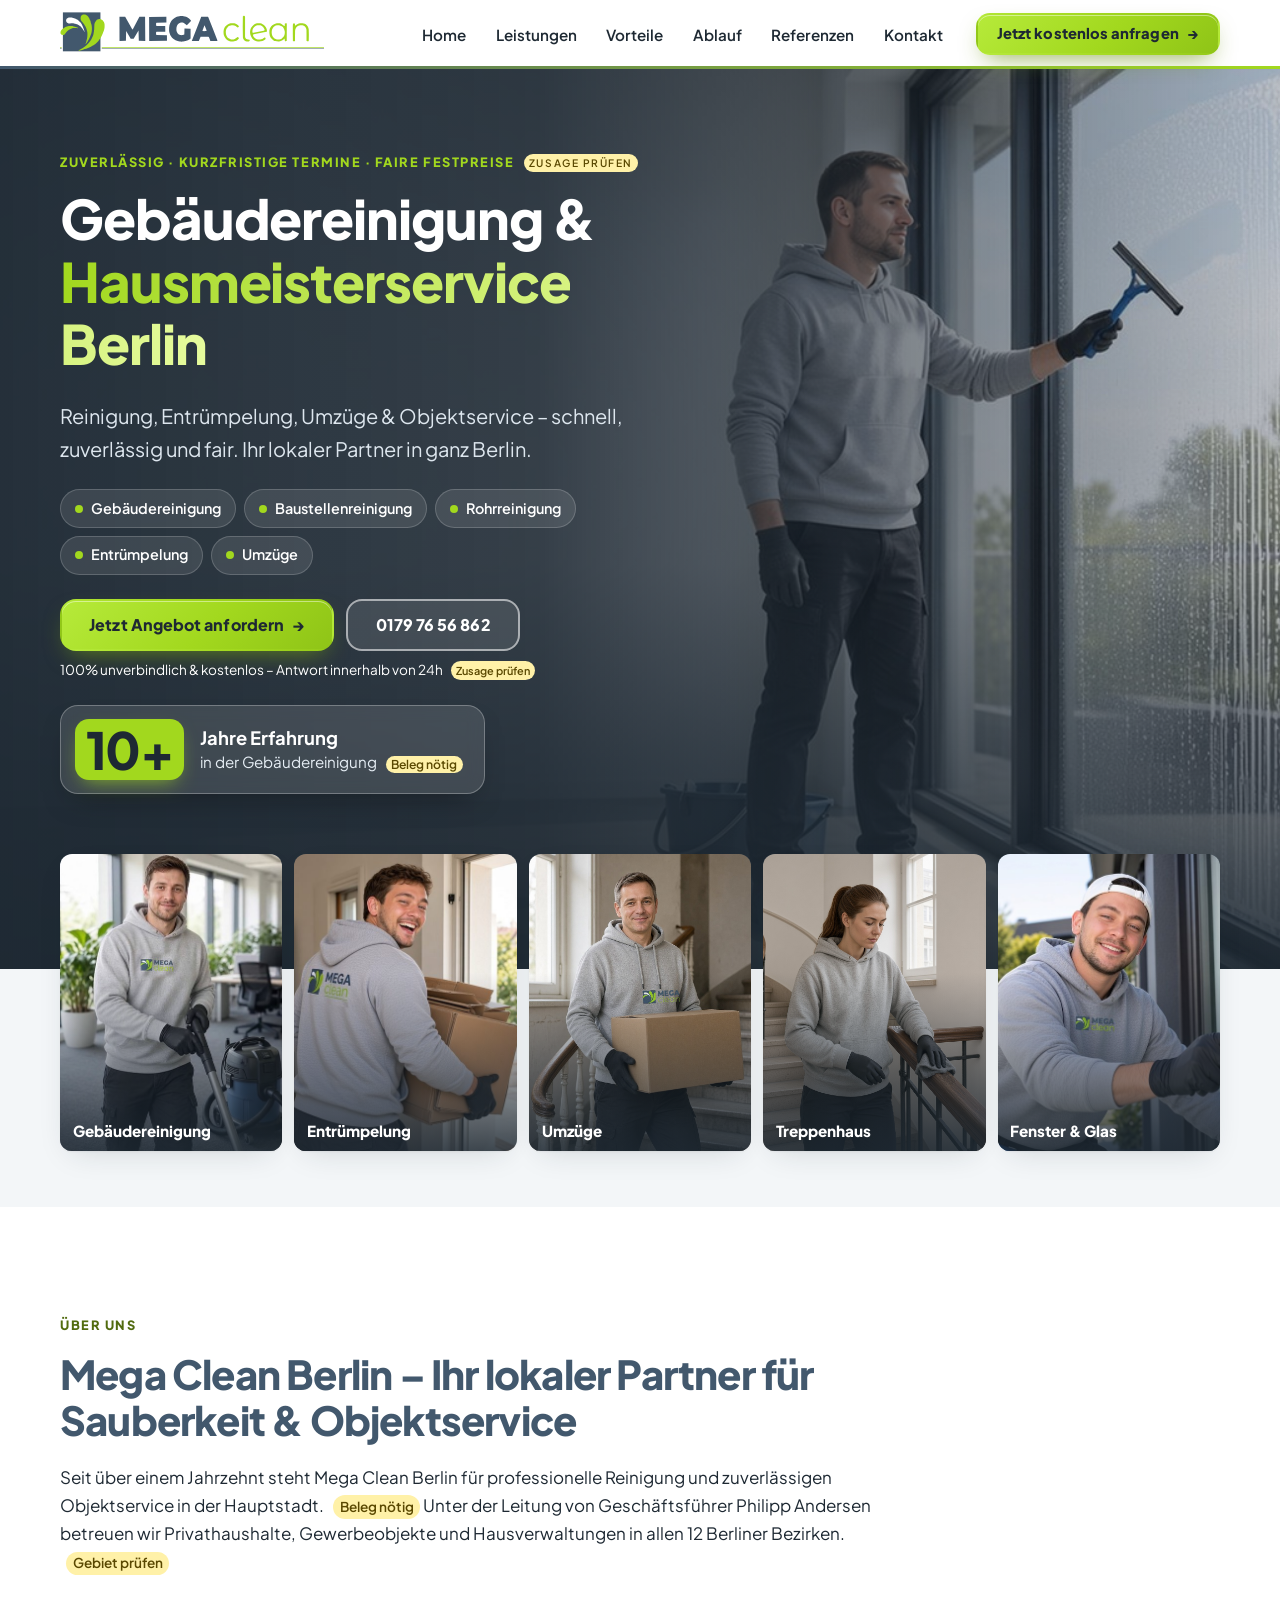
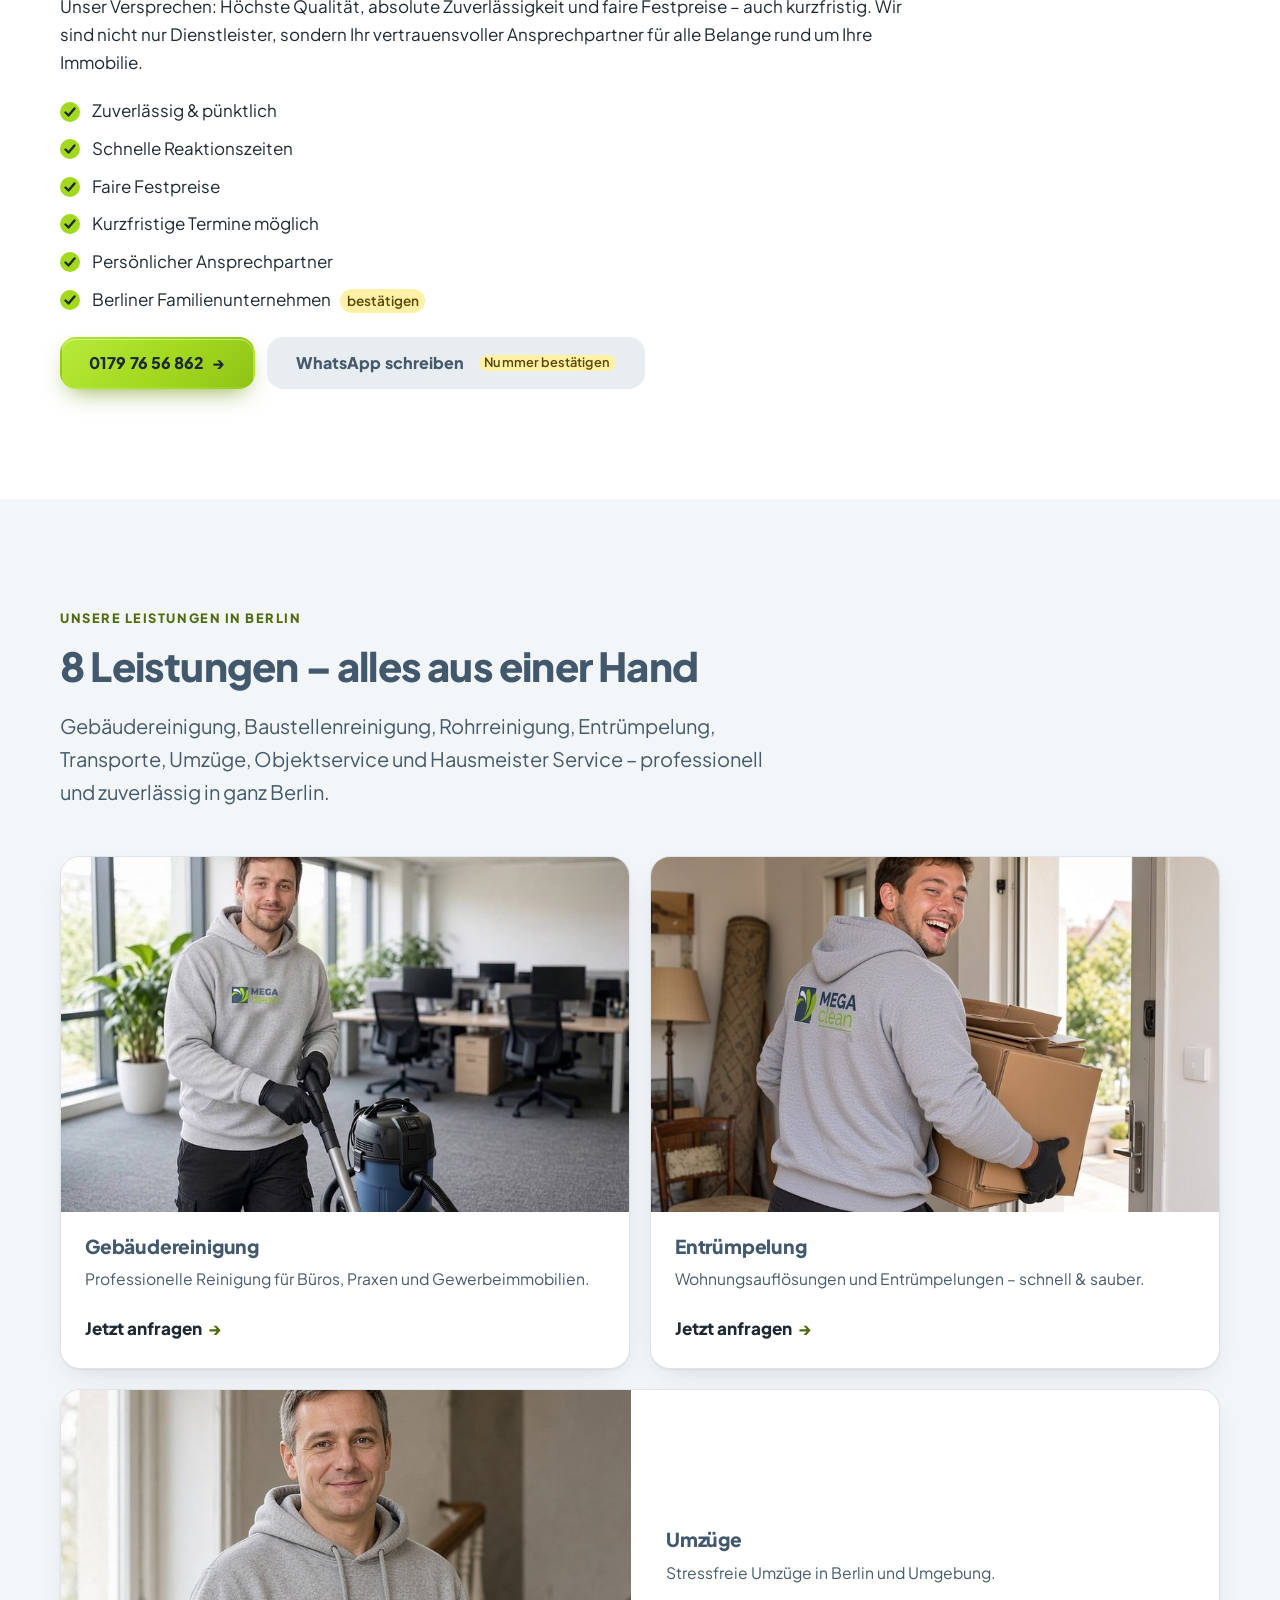
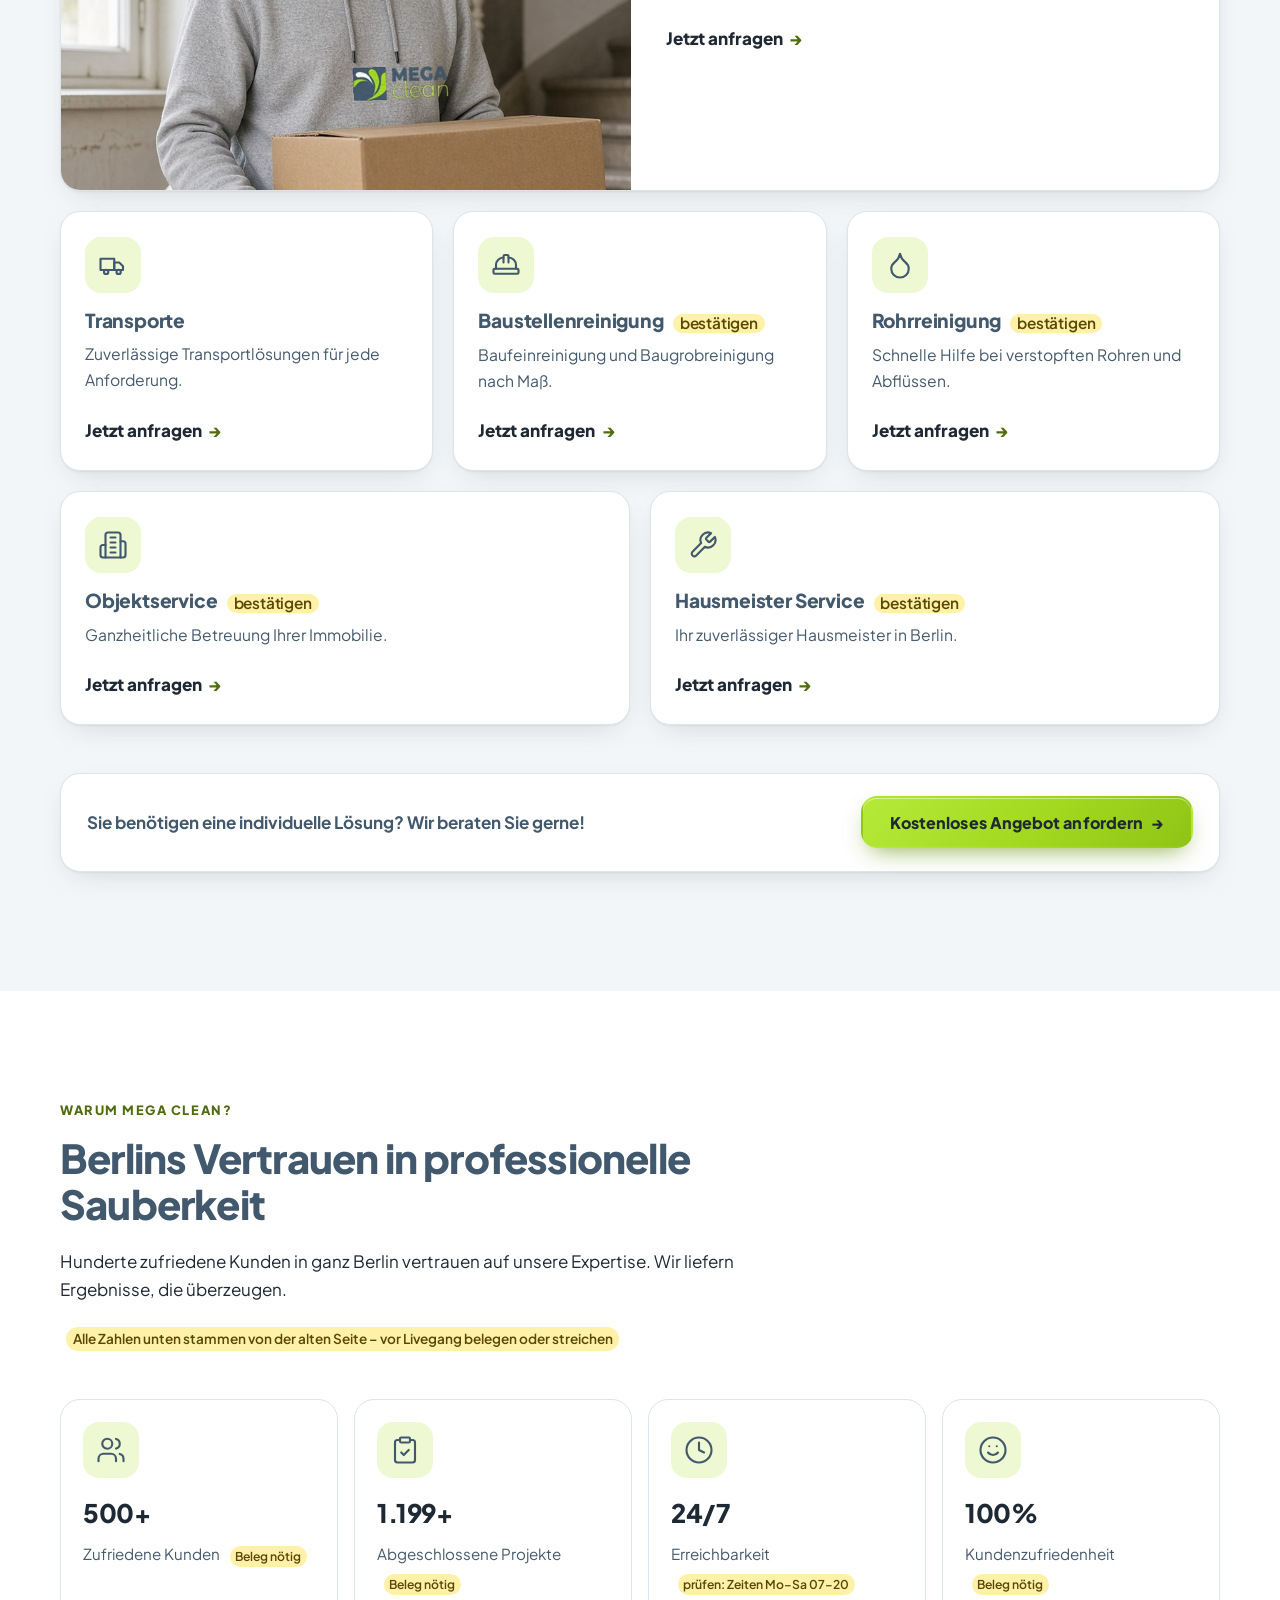
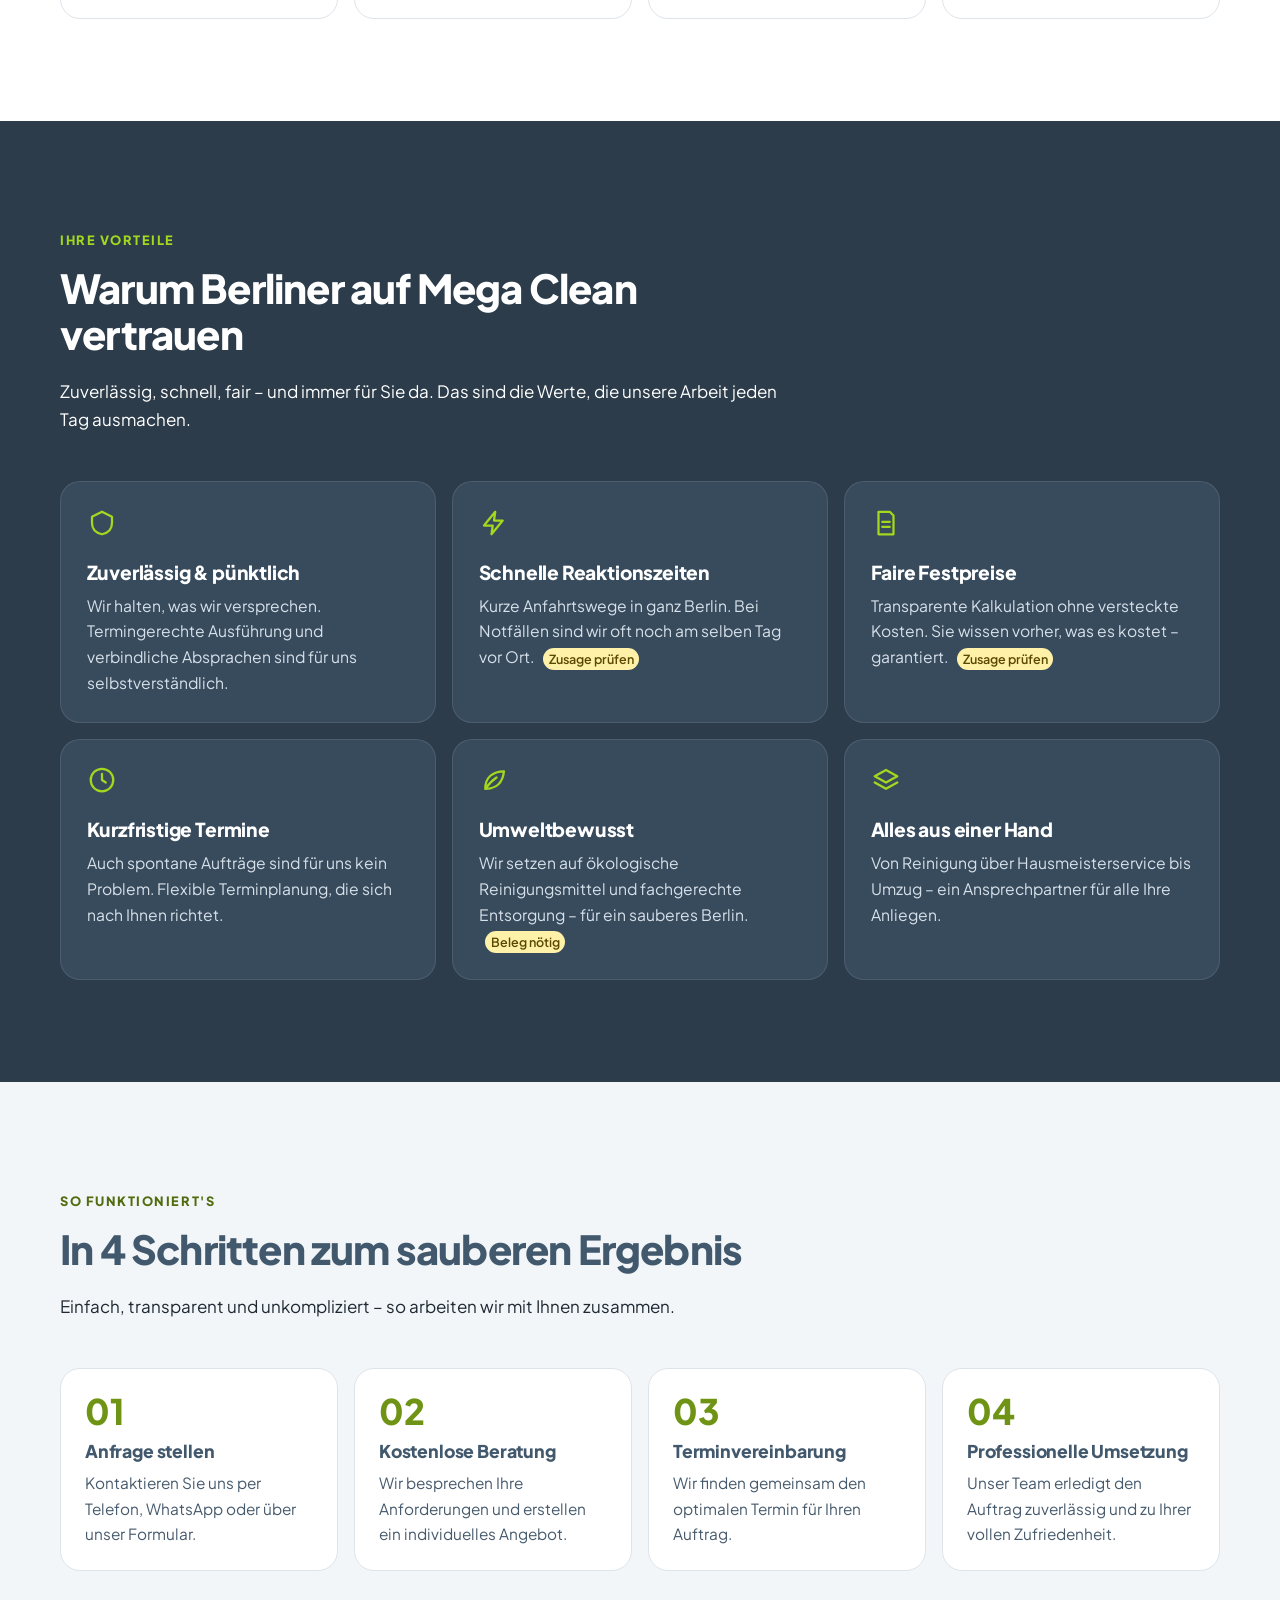
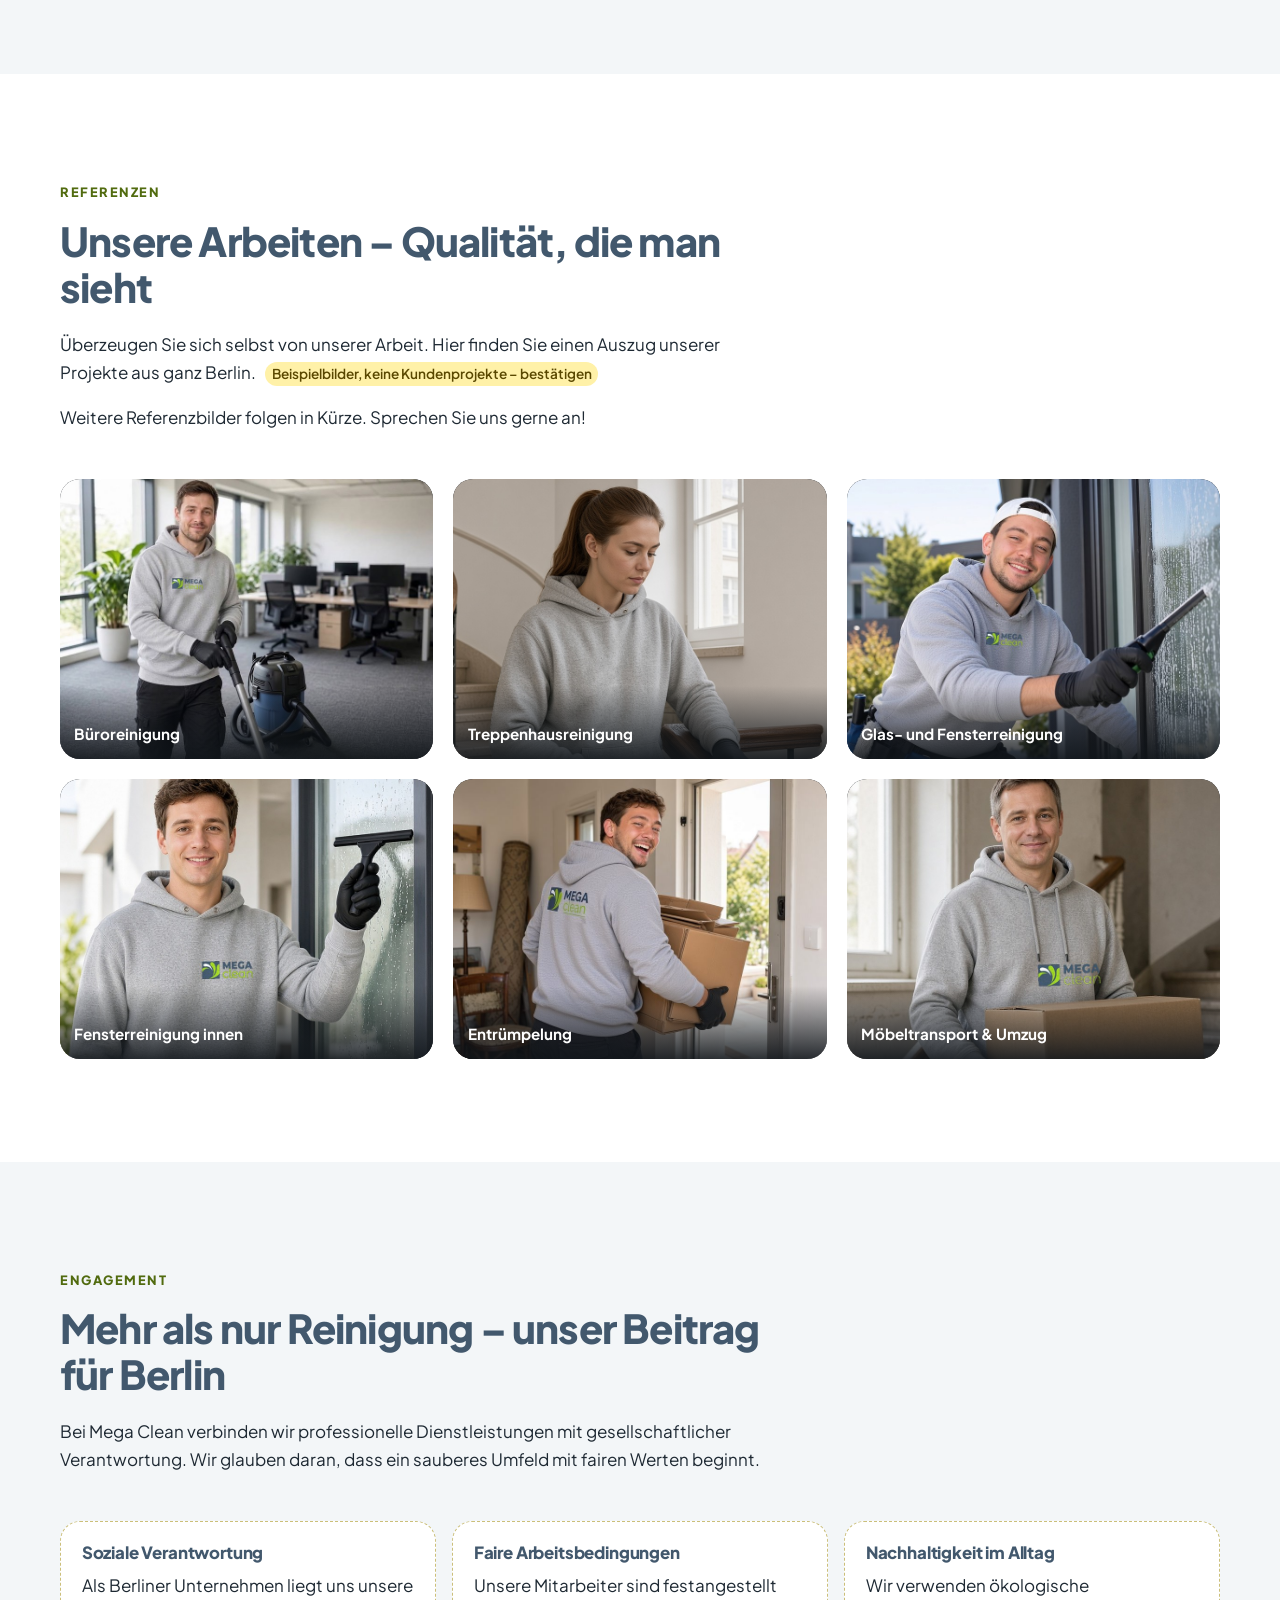
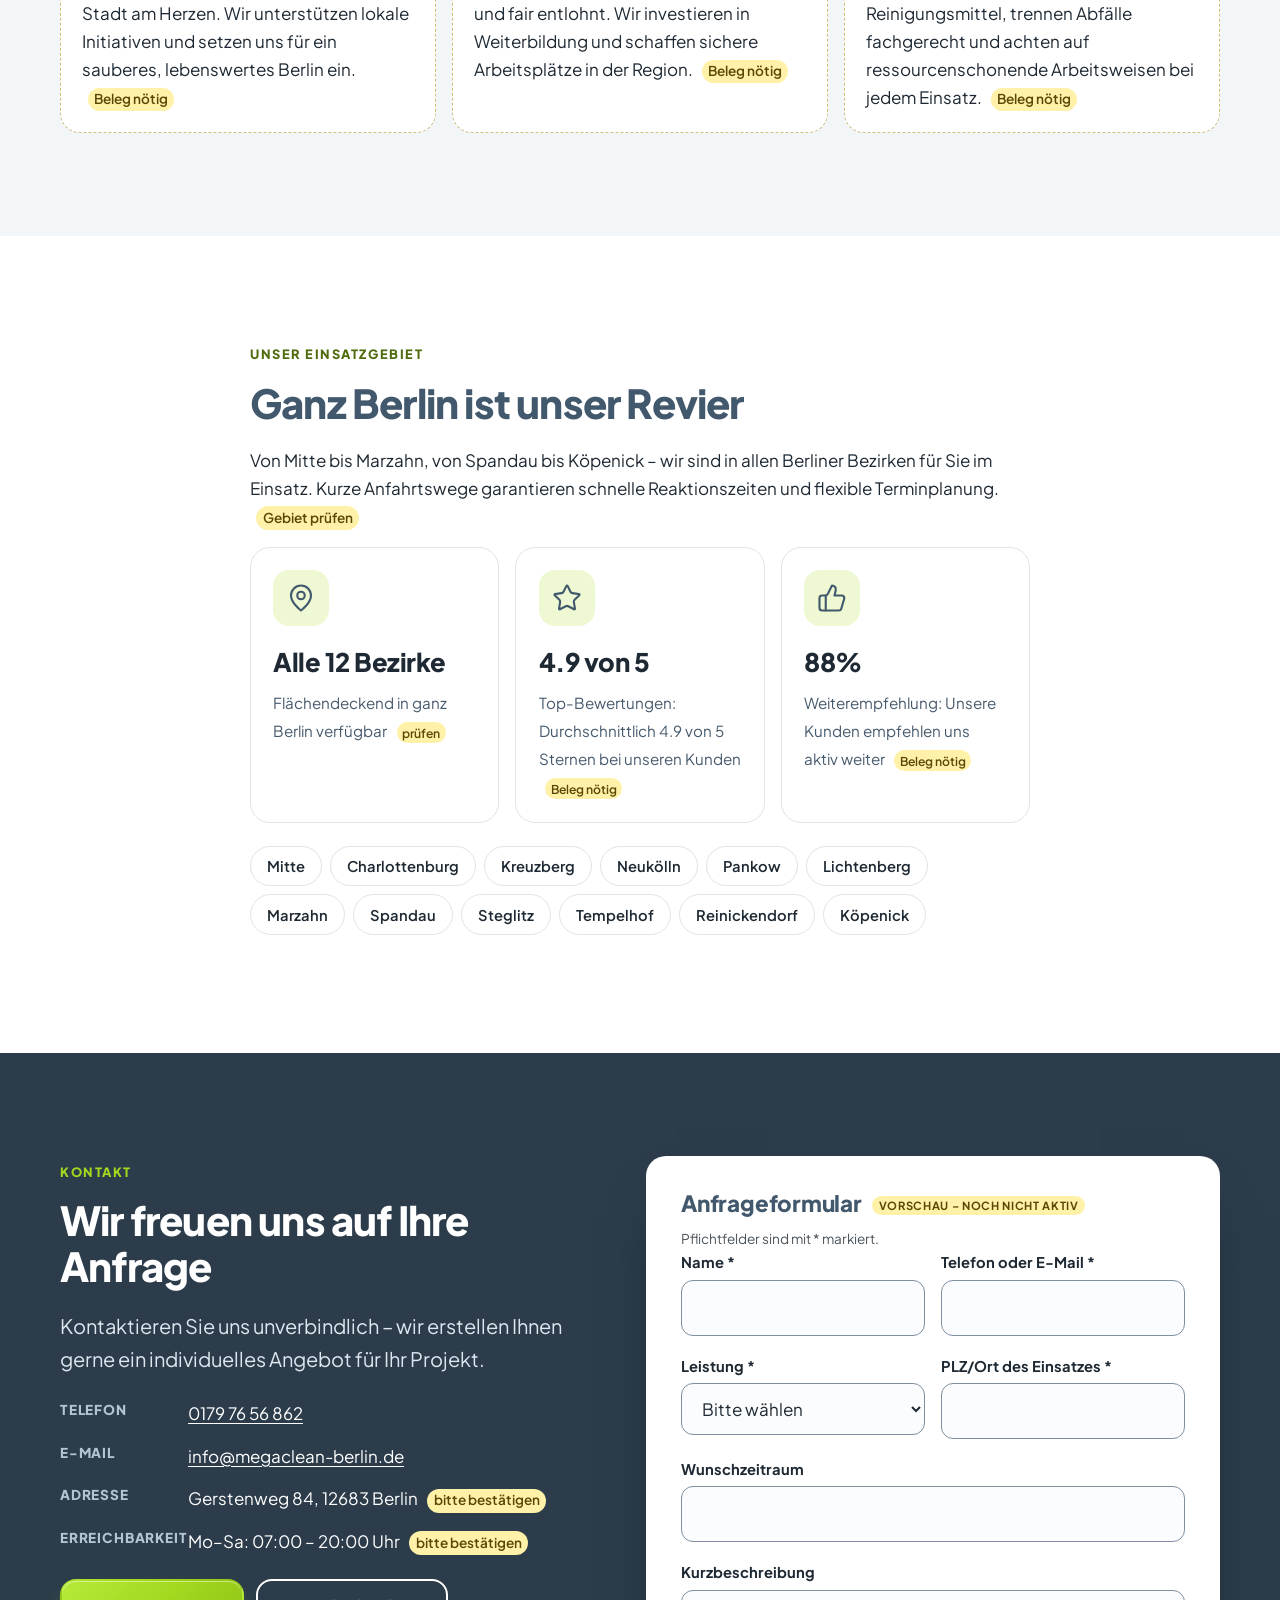
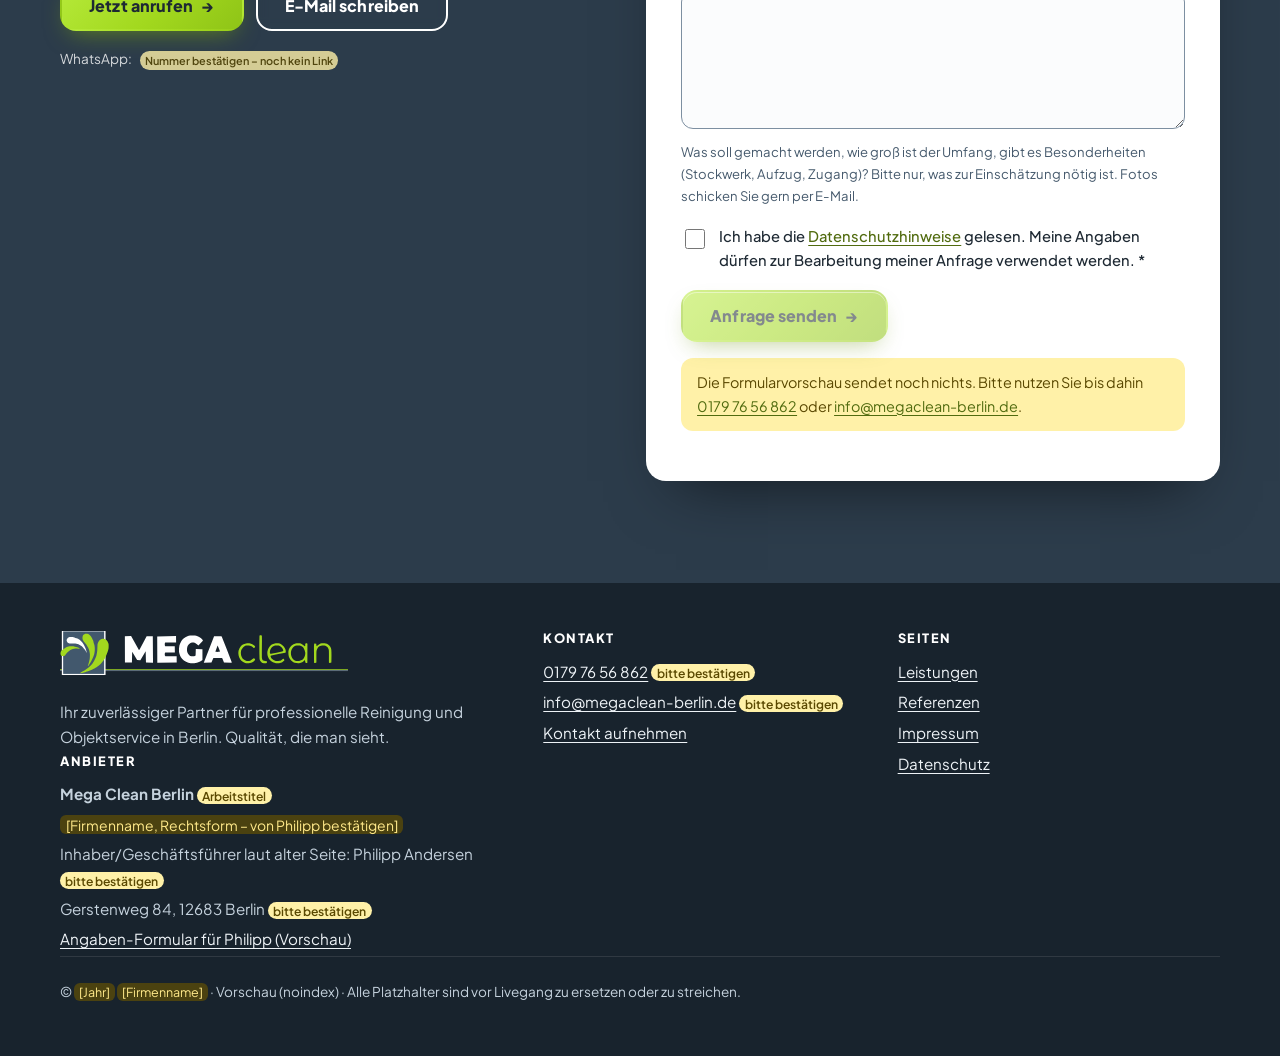
<file: v4/index.html>
<!DOCTYPE html>
<html lang="de">
<head>
<meta charset="utf-8">
<meta name="viewport" content="width=device-width, initial-scale=1">
<title>Mega Clean Berlin | Gebäudereinigung, Hausmeisterservice &amp; Entrümpelung in Berlin (Vorschau v4)</title>
<meta name="description" content="Gebäudereinigung, Hausmeisterservice, Entrümpelung, Umzüge und mehr in Berlin – alles aus einer Hand. Jetzt unverbindlich anfragen.">
<!-- VORSCHAU: noindex entfernen, sobald die Seite freigegeben und live ist. -->
<meta name="robots" content="noindex, nofollow">
<meta name="theme-color" content="#42586D">
<meta property="og:type" content="website">
<meta property="og:locale" content="de_DE">
<meta property="og:title" content="Gebäudereinigung in Berlin | Mega Clean Berlin">
<meta property="og:description" content="Gebäudereinigung in Berlin, dazu Entrümpelung, Umzug, Möbeltransport und Hausmeisterservice. Alles aus einer Hand.">
<link rel="icon" href="logo-mark.svg" type="image/svg+xml">
<link rel="preload" href="fonts/PlusJakartaSans.woff2" as="font" type="font/woff2" crossorigin>
<link rel="stylesheet" href="style.css?v=0603cad">
<!--
  LOGO/FARBEN: Logo = Vektor-Nachbau (Nachzeichnung) des gelieferten Logos, keine exakte Kopie; Dateien logo.svg, logo-mark.svg. Farben = Logo-Blau #42586d und Logo-Grün #a2d81e.
  PLATZHALTER-KOMMENTAR (intern, vor Livegang entfernen):
  - Firmenname/Schreibweise (Mega Clean Berlin = Arbeitstitel aus der alten Seite) noch offen; Markenprüfung ausstehend.
  - Adresse: Gerstenweg 84, 12683 Berlin gilt als aktuell (bitte bestätigen); klären, ob die Adresse öffentlich genannt werden soll.
  - Domain-Abweichung: Logo nennt megacleanberlin.de, E-Mail/Text megaclean-berlin.de – vor Livegang klären.
  - Telefon, E-Mail, Zeiten stammen von der alten Seite und sind nicht bestätigt. WhatsApp-Nummer unbekannt: kein wa.me-Link.
  - Bilder: sechs neue Motive (Herkunft/Bildrechte/Einwilligung/Logo-Nutzung vor Livegang klären). Kein Symbolbild-Hinweis (Entscheidung Thomas). Personen sind nicht namentlich genannt und dürfen nicht als bestimmte Mitarbeiter ausgegeben werden.
  - Schrift: Plus Jakarta Sans (SIL Open Font License), selbst gehostet, kein externer Abruf.
  - Schalter oben „Platzhalter anzeigen“ ist nur eine Vorschau-Hilfe und vor Livegang zu entfernen.
  - JSON-LD enthält bewusst KEINE Bewertungen, Mitarbeiterzahl, Gründungsjahr, Preisspanne, Öffnungszeiten, URL oder Bild.
-->
<script type="application/ld+json">
{
  "@context": "https://schema.org",
  "@type": "LocalBusiness",
  "name": "[Firmenname – von Philipp zu bestätigen; Arbeitstitel: Mega Clean Berlin]",
  "telephone": "[+49 179 7656862 – bitte bestätigen]",
  "email": "[info@megaclean-berlin.de – bitte bestätigen]",
  "address": {
    "@type": "PostalAddress",
    "streetAddress": "[Gerstenweg 84 – bitte bestätigen]",
    "postalCode": "[12683 – bitte bestätigen]",
    "addressLocality": "Berlin",
    "addressCountry": "DE"
  },
  "areaServed": { "@type": "City", "name": "Berlin" },
  "founder": { "@type": "Person", "name": "Philipp Andersen" },
  "makesOffer": [
    { "@type": "Offer", "itemOffered": { "@type": "Service", "name": "Gebäudereinigung" } },
    { "@type": "Offer", "itemOffered": { "@type": "Service", "name": "Entrümpelung" } },
    { "@type": "Offer", "itemOffered": { "@type": "Service", "name": "Umzugsdienst" } },
    { "@type": "Offer", "itemOffered": { "@type": "Service", "name": "Möbeltransport" } },
    { "@type": "Offer", "itemOffered": { "@type": "Service", "name": "Hausmeisterservice" } }
  ]
}
</script>
</head>
<body>
<svg xmlns="http://www.w3.org/2000/svg" width="0" height="0" style="position:absolute" aria-hidden="true" focusable="false"><defs><!-- Logo-Nachbau (Vektor-Nachzeichnung nach dem gelieferten Logo, keine exakte Kopie; ohne Domain-Zeile und Haus-Symbol). Farben über CSS-Variablen --lg-* (Standard = Logo-Farben), im Footer MEGA/Linie hell. --><symbol id="mc-logo" viewBox="28 12 1446 235"><rect x="36" y="211" width="1430" height="3.6" style="fill:var(--lg-gruen,#a2d81e)"/><rect x="36" y="217.4" width="1430" height="2.6" style="fill:var(--lg-linie,#42586d)"/><rect x="65" y="21" width="214" height="218.5" style="fill:var(--lg-rahmen,#fff)"/><rect x="71.5" y="26" width="200.5" height="208" style="fill:var(--lg-blau,#42586d)"/><path style="fill:var(--lg-weiss,#fff)" d="M92.9 59.1C91.3 61.1 90.2 63.4 89.1 65.6C88.7 66.5 88.6 67.4 88.6 68.4C88.6 70 88.5 71.8 89.1 73.4C90 75.7 91.3 77.9 92.9 79.9C93.9 81.1 95.2 82.1 96.6 82.9C98.5 83.8 100.5 84.8 102.6 84.9C111.9 85.4 121.3 84.2 130.6 84.9C134.6 85.1 138.4 86.5 142.1 87.6C145 88.5 147.8 89.4 150.4 90.9C154.7 93.3 158.9 96.1 162.9 99.1C165.4 101 167.5 103.3 169.6 105.6C172.9 109.3 176 113.1 178.9 117.1C182 121.5 184.7 126.3 187.6 130.9C187.7 130.4 188 129.9 187.9 129.4C187.1 126.7 185.7 124.3 184.9 121.6C184.6 120.7 184.9 119.7 184.6 118.9C182.8 113.8 180.8 108.8 178.6 103.9C176.8 99.6 174.9 95.4 172.6 91.4C170.2 87.1 167.5 82.9 164.4 79.1C161.4 75.5 157.9 72.3 154.4 69.1C152.9 67.8 151.3 66.6 149.6 65.6C146 63.4 142.3 61.2 138.4 59.4C137.5 59 136.5 59.4 135.6 59.1C132.6 58.1 129.9 56.4 126.9 55.4C124 54.4 120.9 53.6 117.9 53.4C112.9 53 107.9 52.9 102.9 53.4C101 53.6 99.2 54.4 97.6 55.4C95.9 56.4 94.2 57.6 92.9 59.1Z"/><path style="fill:var(--lg-gruen,#a2d81e)" fill-rule="evenodd" d="M180.9 37.6C179.5 37.7 178.1 38 176.9 38.6C174.8 39.7 172.9 41.1 171.1 42.6C170.1 43.5 169.2 44.5 168.6 45.6C167.7 47.5 167 49.5 166.6 51.6C166.1 54.3 165.9 57.1 166.1 59.9C166.3 62.3 166.8 64.7 167.6 66.9C168.6 69.4 170 71.7 171.6 73.9C176 79.7 181.1 84.9 185.4 90.9C187.2 93.5 188.2 96.6 189.9 99.4C190.5 100.4 191.6 101.1 192.1 102.1C194.2 106.3 196.2 110.5 197.6 114.9C199.3 119.8 200.4 124.8 201.4 129.9C202 132.8 202.3 135.9 202.4 138.9C202.5 144.4 202.3 149.9 201.9 155.4C201.7 158.4 201.3 161.4 200.6 164.4C198.9 172.3 196.9 180.1 194.6 187.9C194.2 189.5 192.9 190.8 192.4 192.4C192.2 193 192.2 193.7 192.4 194.4C192.5 194.8 193 195 193.4 195.4C194.3 194.5 195.4 193.9 196.1 192.9C197 191.7 197.3 190.3 198.1 189.1C198.7 188.3 199.8 188 200.4 187.1C201 186.2 200.8 184.8 201.4 183.9C202.1 182.7 203.5 182.1 204.1 180.9C204.9 179.5 204.9 177.8 205.6 176.4C206.5 174.8 208 173.7 208.9 172.1C211.3 167.9 213.5 163.6 215.4 159.1C218.3 152.2 221.1 145.3 223.4 138.1C224.5 134.6 224.9 131 225.4 127.4C225.9 123.7 226.3 120.1 226.4 116.4C226.5 112.5 226.4 108.7 226.1 104.9C225.8 100.6 225.3 96.3 224.4 92.1C223.4 87.9 221.5 84 220.4 79.9C219.9 78.3 220.1 76.5 219.6 74.9C218.8 72 217.6 69.3 216.4 66.6C215.9 65.6 214.9 64.9 214.4 63.9C213.8 62.6 213.7 61.1 213.1 59.9C212 57.6 210.7 55.5 209.4 53.4C208.3 51.7 207.2 50 205.9 48.6C203.5 46.1 201 43.5 198.1 41.6C195.5 39.9 192.5 38.6 189.4 37.9C186.6 37.2 183.7 37.5 180.9 37.6Z"/><path style="fill:var(--lg-gruen,#a2d81e)" fill-rule="evenodd" d="M284.6 69.6C283.1 68 281.1 66.8 279.1 65.6C277.5 64.6 275.9 63.6 274.1 63.1C271.1 62.3 268 61.7 264.9 61.9C261.9 62 258.9 62.9 256.1 64.1C254.1 65.1 252.5 66.8 250.9 68.4C249.4 69.8 248 71.2 246.9 72.9C245.2 75.2 243.7 77.7 242.6 80.4C241.3 83.7 240 87.1 239.6 90.6C238.7 99.7 239.5 108.8 238.6 117.9C237.8 126.2 236.4 134.5 234.6 142.6C233.7 147 232.1 151.2 230.4 155.4C227.8 161.5 224.9 167.6 221.6 173.4C220.9 174.6 219.4 175.2 218.6 176.4C218.1 177.2 218.2 178.3 217.6 179.1C214.2 183.7 210.5 188.2 206.6 192.4C203.3 196 199.8 199.6 195.9 202.6C189.3 207.8 182.4 212.6 175.4 217.1C169.1 221.1 162.1 224 155.9 228.1C155.2 228.6 155.4 229.6 155.1 230.4C156.2 230.5 157.3 230.8 158.4 230.6C165.3 229.2 172.1 227.4 178.9 225.4C180.9 224.8 182.6 223.5 184.6 222.9C186.1 222.4 187.7 222.6 189.1 222.1C193.6 220.8 198 219.4 202.4 217.6C208.8 215 215.1 212.2 221.4 209.1C225.1 207.3 228.7 205.3 232.1 203.1C234.2 201.8 235.9 200 237.9 198.6C240.1 197.1 242.7 196.1 244.9 194.4C248.8 191.2 252.6 187.8 256.1 184.1C258.9 181.2 261.4 178.1 263.9 174.9C264.8 173.6 265.4 172.1 266.4 170.9C267.2 169.9 268.4 169.2 269.1 168.1C272.4 162.9 275.7 157.7 278.4 152.1C282.5 143.6 286.2 135 289.4 126.1C291.2 121.1 292.2 115.8 293.4 110.6C293.8 108.5 294 106.3 294.1 104.1C294.3 100 294.3 95.8 294.1 91.6C294 89.6 293.7 87.6 293.1 85.6C292.1 82.5 290.9 79.5 289.4 76.6C288.1 74.1 286.5 71.7 284.6 69.6Z"/><path style="fill:var(--lg-gruen,#a2d81e)" fill-rule="evenodd" d="M153.1 109.9C151.6 109 150.2 107.9 148.6 107.1C145.9 105.8 143 104.5 140.1 103.6C136.7 102.5 133.1 102.1 129.6 101.1C128.4 100.8 127.4 99.9 126.1 99.6C123.3 99 120.3 98.6 117.4 98.4C114.5 98.2 111.5 98.2 108.6 98.4C104.9 98.7 101.1 99.1 97.4 99.9C94.5 100.5 91.8 101.5 89.1 102.6C86.3 103.8 83.5 105.3 80.9 106.9C79.8 107.5 79 108.7 77.9 109.4C75.9 110.7 73.5 111.4 71.6 112.9C68.8 115 66.2 117.3 63.9 119.9C62.5 121.3 61.5 123.1 60.6 124.9C59.8 126.7 59.3 128.7 58.9 130.6C58.6 132 58.5 133.5 58.6 134.9C58.8 136.7 59 138.4 59.6 140.1C60 141.3 60.8 142.4 61.6 143.4C62.6 144.4 63.5 145.8 64.9 146.1C68.1 146.9 71.6 147.1 74.9 146.4C77.3 145.9 79.6 144.4 81.4 142.6C84.5 139.5 86.5 135.5 89.4 132.1C91.7 129.4 94.3 126.9 96.9 124.4C98.5 122.9 100 121.3 101.9 120.1C105.2 118 108.6 116.1 112.1 114.4C114.3 113.3 116.5 112.2 118.9 111.6C122.9 110.7 127 110.3 131.1 109.9C133.8 109.6 136.5 109.5 139.1 109.6C143.5 109.9 147.8 110.6 152.1 111.1L153.1 109.9Z"/><path style="fill:var(--lg-mega,#42586d)" fill-rule="evenodd" d="M810.4 49.9L759.9 179.1L797.4 178.6L806.9 156.6C820.7 156.5 834.6 155.5 848.4 156.4C849.8 156.5 851 158 851.6 159.4C854.5 165.5 856.5 172 858.9 178.4L896.1 179.4C896.2 178 896.8 176.6 896.4 175.4C880.8 133.9 864.6 92.7 848.1 51.6C847.8 50.7 846.9 49.7 845.9 49.6C834.1 49.1 822.2 49.8 810.4 49.9Z M827.6 94.9C831.3 103.9 835.7 112.6 838.6 121.9C839.1 123.3 838 124.7 837.6 126.1C831.2 126.1 824.8 126.7 818.4 126.1C817.6 126.1 817.4 125 816.9 124.4L827.6 94.9Z M624.1 48.9L531.9 50.6L532.4 179.4L627.4 177.9L627.1 147.9L571.9 147.4C571 146.3 569.6 145.5 569.4 144.1C568.7 140.3 568.7 136.4 569.4 132.6C569.6 131.3 570.6 129.7 571.9 129.6C587.3 128.4 602.9 129.1 618.4 128.9L617.9 98.9L571.1 98.4C570.5 97.4 569.5 96.5 569.4 95.4C568.9 91.5 568.8 87.5 569.4 83.6C569.5 82.5 570.7 81.8 571.4 80.9L624.4 80.4L624.1 48.9Z M373.6 49.4L373.9 178.4L408.1 178.1L409.4 125.4L433.6 166.4L449.4 167.4L475.4 123.4L476.9 178.1L511.4 179.1L510.4 49.9L480.1 49.1C468.9 70.5 458 92 446.4 113.1C445.4 114.8 443.7 116 442.4 117.4L404.1 48.9L373.6 49.4Z M692.9 46.4C688.4 46.8 684 48 679.9 49.9C673.2 52.9 666.6 56.4 660.9 60.9C656.4 64.4 652.5 68.7 649.6 73.6C645.7 80.4 642.3 87.7 640.6 95.4C638.6 104.4 638.4 113.9 638.6 123.1C638.7 128.1 640.1 132.9 641.6 137.6C643.2 142.6 644.9 147.8 647.9 152.1C652 158.2 656.8 164 662.6 168.4C669.1 173.2 676.8 176.3 684.4 179.4C688.1 180.9 692.1 181.6 696.1 181.9C701.8 182.3 707.5 182.6 713.1 181.6C722.1 180.1 731 177.8 739.4 174.4C744.5 172.3 748.7 168.4 753.4 165.4L753.4 112.9L720.9 112.6L719.9 144.1C717.3 145.2 714.9 146.9 712.1 147.4C708 148 703.7 148.3 699.6 147.4C695.8 146.5 691.8 145 688.9 142.4C685.2 139.1 682.3 134.9 680.4 130.4C678.4 125.8 677.6 120.6 677.6 115.6C677.6 110 678.4 104.3 680.4 99.1C682.1 94.7 685 90.5 688.6 87.4C692.4 84.1 697.1 82.1 701.9 80.6C704.7 79.8 707.8 80.1 710.6 80.6C713.7 81.2 716.7 82.3 719.4 83.9C724.4 86.9 728.7 90.9 733.4 94.4C740.4 87.2 747.8 80.4 754.4 72.9C755.2 71.9 755.2 70.4 755.6 69.1C752.1 65.5 749.2 61.1 745.1 58.1C740.3 54.6 734.9 52.1 729.4 49.9C725.2 48.2 720.8 46.8 716.4 46.4C708.6 45.6 700.7 45.6 692.9 46.4Z"/><path style="fill:var(--lg-gruen,#a2d81e)" fill-rule="evenodd" d="M1300.9 85.4C1300.4 89.8 1299.4 94.2 1299.4 98.6C1299.1 125.4 1299.7 152.1 1299.9 178.9C1301.8 179.5 1303.6 180.7 1305.6 180.6C1307.7 180.6 1309.5 179.3 1311.4 178.6C1311.5 160.9 1311 143.1 1311.6 125.4C1311.7 122 1312.5 118.6 1313.6 115.4C1314.8 111.9 1316.5 108.6 1318.6 105.6C1320.2 103.5 1322.4 101.8 1324.6 100.4C1327.7 98.5 1330.9 96.6 1334.4 95.9C1339.7 94.9 1345.2 94.8 1350.6 95.4C1353.9 95.7 1357 97.1 1359.9 98.6C1361.9 99.7 1363.8 101.1 1365.1 102.9C1367.4 105.8 1369.2 109.2 1370.6 112.6C1371.6 115 1372.3 117.6 1372.4 120.1C1373 139.4 1372.5 158.8 1372.6 178.1C1373.5 178.9 1374.2 180.2 1375.4 180.4C1377.9 180.8 1380.5 180 1383.1 179.9C1383.6 179 1384.6 178.2 1384.6 177.1C1385 156.9 1385.8 136.6 1384.4 116.4C1384 111 1382.2 105.5 1379.4 100.9C1376.7 96.4 1372.6 92.7 1368.4 89.6C1365.1 87.3 1361.3 85.6 1357.4 84.9C1351 83.8 1344.3 83.6 1337.9 84.4C1333.6 84.9 1329.4 86.6 1325.6 88.6C1320.8 91.2 1316.6 95 1312.1 98.1L1310.4 85.9L1300.9 85.4Z M1190.1 94.6C1185.8 97.9 1182.5 102.6 1179.9 107.4C1177.2 112.1 1174.8 117.2 1174.4 122.6C1173.7 131.9 1174.2 141.4 1176.6 150.4C1178.4 156.7 1182.4 162.3 1186.6 167.4C1189.9 171.4 1194.3 174.3 1198.6 177.1C1200.5 178.3 1202.7 179 1204.9 179.4C1212 180.5 1219.2 182.4 1226.4 181.6C1232.6 181 1238.6 178.4 1244.1 175.4C1248.4 173 1251.5 169 1255.1 165.9L1257.4 178.4C1258.5 179 1259.5 180.2 1260.9 180.4C1263 180.6 1265 179.7 1267.1 179.4L1267.4 85.9C1265.4 85.4 1263.4 84.2 1261.4 84.4C1259.6 84.5 1258.2 85.9 1256.6 86.6C1256.5 90 1256.9 93.5 1256.4 96.9C1256.2 97.7 1255.2 98.2 1254.6 98.9C1250 95.5 1245.8 91.7 1240.9 88.9C1237.2 86.8 1233.1 84.9 1228.9 84.4C1222.4 83.6 1215.7 83.2 1209.4 84.9C1202.4 86.7 1195.8 90.3 1190.1 94.6Z M1215.1 95.4C1220 94.6 1225.1 94.5 1229.9 95.6C1234.5 96.7 1239 98.8 1242.9 101.6C1246 103.9 1248.6 107.2 1250.4 110.6C1253.2 116 1255.5 121.9 1256.4 127.9C1257.2 133.1 1256.7 138.5 1255.4 143.6C1254.1 148.8 1251.7 153.8 1248.6 158.1C1246.2 161.5 1243 164.3 1239.4 166.4C1235.6 168.6 1231.2 169.9 1226.9 170.6C1222.8 171.3 1218.6 171.2 1214.6 170.4C1210.1 169.4 1205.4 168.1 1201.6 165.4C1197.7 162.6 1194.6 158.5 1192.1 154.4C1189.8 150.6 1188 146.3 1187.4 141.9C1186.4 135.5 1186.4 129 1187.4 122.6C1188.1 118.3 1190 114.3 1192.4 110.6C1194.9 106.7 1198 103 1201.9 100.4C1205.8 97.7 1210.5 96.2 1215.1 95.4Z M1107.6 84.6C1102.3 85.6 1097 87.4 1092.6 90.6C1086.7 95 1081.5 100.6 1077.6 106.9C1074.3 112.2 1072.8 118.5 1071.6 124.6C1070.7 129.5 1071.2 134.5 1071.6 139.4C1071.9 142.5 1072.6 145.7 1073.9 148.6C1076.6 154.8 1079.2 161.3 1083.6 166.4C1087.7 171.1 1093.1 174.5 1098.6 177.4C1103.2 179.7 1108.3 181.4 1113.4 181.6C1121.4 182 1129.7 181.8 1137.4 179.4C1143.4 177.5 1148.3 173.1 1153.1 169.1C1154.1 168.3 1154 166.8 1154.4 165.6C1153.4 164 1152.8 161.9 1151.4 160.6C1150.6 159.9 1149.3 159.7 1148.4 160.1C1145.1 161.8 1142.6 164.8 1139.4 166.6C1136.8 168 1134 169.2 1131.1 169.6C1125 170.5 1118.8 171.1 1112.6 170.4C1108.7 169.9 1105.1 168.2 1101.6 166.4C1099.2 165.1 1097.1 163.3 1095.1 161.4C1093 159.3 1090.9 157 1089.4 154.4C1088 152.1 1087.5 149.4 1086.6 146.9C1088 145.7 1088.9 143.8 1090.6 143.4C1113.2 138.1 1136.3 135.5 1158.9 130.1C1160.3 129.8 1161.3 127.9 1161.4 126.4C1161.5 122.1 1161 117.6 1159.4 113.6C1157.2 108.2 1154.1 103.1 1150.4 98.6C1147 94.7 1142.9 91.4 1138.4 88.9C1134.3 86.6 1129.7 85 1125.1 84.4C1119.3 83.6 1113.4 83.5 1107.6 84.6Z M1148.6 117.4C1149.1 118.8 1148.6 120.4 1148.6 121.9C1147 122.7 1145.4 124 1143.6 124.4C1125.7 128.5 1107.7 132.1 1089.6 135.4C1088.3 135.6 1087 135 1085.6 134.9C1085 133.5 1083.7 132.4 1083.6 130.9C1083.4 127 1083.7 123.1 1084.6 119.4C1085.5 116.1 1087 113 1088.9 110.1C1091 106.9 1093.3 103.6 1096.4 101.4C1100.2 98.6 1104.5 96.3 1109.1 95.4C1114.6 94.3 1120.3 94.6 1125.9 95.4C1128.8 95.8 1131.5 97.2 1133.9 98.9C1137.5 101.4 1140.9 104.2 1143.6 107.6C1145.9 110.5 1147.4 113.9 1148.6 117.4Z M987.4 84.6C980.7 83 973.4 83.5 966.6 84.6C961.3 85.5 956.2 87.8 951.6 90.6C946.7 93.7 942.1 97.5 938.6 102.1C934.9 107.2 932.2 113.1 930.6 119.1C929.1 124.9 929.1 131 929.6 136.9C930.1 142.8 931.2 148.7 933.6 154.1C936.2 159.8 939.5 165.5 944.1 169.6C949.4 174.4 955.9 177.9 962.6 180.1C968.3 182 974.4 181.5 980.4 181.4C984.3 181.3 988.2 180.6 991.9 179.4C996.1 177.9 1000.3 176 1003.9 173.4C1006.9 171.2 1008.9 167.9 1011.4 165.1C1011 163.7 1011.4 161.9 1010.4 160.9C1008.9 159.3 1006.5 158.9 1004.6 157.9C999.5 161.4 994.7 165.3 989.4 168.4C987.3 169.5 985 170.1 982.6 170.4C978.4 170.8 974 171.5 969.9 170.4C964.2 168.8 959 165.6 954.1 162.4C951.8 160.8 949.9 158.5 948.4 156.1C946.3 152.9 944.3 149.4 943.4 145.6C942.1 140.5 941.6 135.2 941.6 129.9C941.7 125.7 942.3 121.5 943.6 117.6C944.9 114.1 947.1 110.8 949.4 107.9C951.8 104.7 954.5 101.6 957.9 99.4C960.8 97.4 964.4 96.4 967.9 95.6C971.6 94.8 975.6 94.2 979.4 94.6C984.4 95.2 989.4 96.3 993.9 98.6C997.8 100.7 1000.5 104.5 1003.9 107.4L1010.4 104.4L1011.4 99.6C1010 97.9 1009 95.6 1007.1 94.4C1000.9 90.5 994.5 86.3 987.4 84.6Z M1035.4 44.9C1034.1 45.3 1032.7 46.3 1032.6 47.6C1031.8 85.2 1031.6 122.8 1032.9 160.4C1033 164.3 1034.8 168.1 1036.9 171.4C1038.8 174.4 1041.6 177 1044.6 178.9C1047.3 180.5 1050.5 181.2 1053.6 181.6C1057.3 182.1 1061.2 182.2 1064.9 181.4C1066.7 181 1067.9 179.2 1069.4 178.1L1068.9 172.1C1062.9 171 1056.5 170.9 1050.9 168.6C1048.7 167.8 1047.6 165.2 1046.6 163.1C1045.4 160.5 1044.4 157.7 1044.4 154.9C1043.7 119.2 1045.4 83.5 1044.4 47.9C1044.3 46.4 1042.5 45.3 1041.1 44.9C1039.3 44.3 1037.2 44.3 1035.4 44.9Z"/></symbol></defs></svg>
<input type="checkbox" id="ph-schalter" checked>
<a class="sprunglink" href="#inhalt">Zum Inhalt springen</a>


<header class="kopf">
  <div class="wrap kopf__innen">
    <a class="marke" href="#start" aria-label="Mega Clean Berlin – zum Seitenanfang"><svg class="logo" role="img" aria-label="Mega Clean Berlin" viewBox="28 12 1446 235" focusable="false"><use href="#mc-logo"/></svg></a>
    <nav class="nav nav--desk" aria-label="Hauptnavigation"><ul><li><a href="#start">Home</a></li><li><a href="#leistungen">Leistungen</a></li><li><a href="#vorteile">Vorteile</a></li><li><a href="#ablauf">Ablauf</a></li><li><a href="#referenzen">Referenzen</a></li><li><a href="#kontakt">Kontakt</a></li></ul></nav>
    <a class="btn btn--klein btn--primaer kopf__cta" href="#kontakt">Jetzt kostenlos anfragen</a>
    <details class="menue" id="burger"><summary aria-label="Menü öffnen oder schließen"><span class="burger" aria-hidden="true"><i></i><i></i><i></i></span><span class="menue__text">Menü</span></summary><nav class="nav menue__panel" aria-label="Mobilnavigation"><ul><li><a href="#start">Home</a></li><li><a href="#leistungen">Leistungen</a></li><li><a href="#vorteile">Vorteile</a></li><li><a href="#ablauf">Ablauf</a></li><li><a href="#referenzen">Referenzen</a></li><li><a href="#kontakt">Kontakt</a></li></ul><a class="btn btn--primaer menue__cta" href="#kontakt">Jetzt kostenlos anfragen</a><a class="menue__tel" href="tel:+491797656862">0179 76 56 862</a></nav></details>
  </div>
</header>

<main id="inhalt">

<section class="hero" id="start" aria-labelledby="h-hero">
  <div class="hero__bg" aria-hidden="true"><img src="img/header-v4-1280.jpg" srcset="img/header-v4-800.jpg 800w, img/header-v4-1280.jpg 1280w, img/header-v4-1920.jpg 1920w" sizes="100vw" fetchpriority="high" width="1920" height="1080" alt="" decoding="async"></div>
  <div class="wrap">
    <div class="hero__text">
      <p class="eyebrow">Zuverlässig · Kurzfristige Termine · Faire Festpreise <span class="bestaetigen beleg">Zusage prüfen</span></p>
      <h1 id="h-hero">Gebäudereinigung &amp; <em>Hausmeisterservice Berlin</em></h1>
      <p class="lead">Reinigung, Entrümpelung, Umzüge &amp; Objektservice – schnell, zuverlässig und fair. Ihr lokaler Partner in ganz Berlin.</p>
      <ul class="badges" aria-label="Leistungen"><li>Gebäudereinigung</li><li>Baustellenreinigung</li><li>Rohrreinigung</li><li>Entrümpelung</li><li>Umzüge</li></ul>
      <p class="knopfreihe">
        <a class="btn btn--primaer" href="#kontakt">Jetzt Angebot anfordern</a>
        <a class="btn btn--zweit" href="tel:+491797656862">0179 76 56 862</a>
      </p>
      <p class="hinweis-klein">100% unverbindlich &amp; kostenlos – Antwort innerhalb von 24h <span class="bestaetigen beleg">Zusage prüfen</span></p>
      <p class="hero__fakt"><span class="hero__zahl" aria-hidden="true">10+</span><span class="hero__fakt-text"><strong>Jahre Erfahrung</strong><span class="sr-only">10 plus </span> in der Gebäudereinigung <span class="bestaetigen beleg">Beleg nötig</span></span></p>
    </div>
  </div>
</section>

<nav class="schnell" aria-label="Leistungen im Überblick">
  <div class="wrap"><ul class="schnell__liste">
    <li><a href="#gebaeudereinigung"><img src="img/buero-saugen-800.jpg" width="800" height="600" alt="" decoding="async" style="object-position:22% 30%"><span>Gebäudereinigung</span></a></li>
    <li><a href="#entruempelung"><img src="img/entruempelung-wohnung-800.jpg" width="1152" height="864" alt="" decoding="async" style="object-position:50% 40%"><span>Entrümpelung</span></a></li>
    <li><a href="#umzuege"><img src="img/umzug-moebeltransport-800.jpg" width="864" height="1152" alt="" decoding="async" style="object-position:50% 20%"><span>Umzüge</span></a></li>
    <li><a href="#referenzen"><img src="img/treppenhaus-real-864.jpg" width="864" height="1152" alt="" decoding="async" style="object-position:40% 20%"><span>Treppenhaus</span></a></li>
    <li><a href="#referenzen"><img src="img/marvin-fenster-800.jpg" width="800" height="600" alt="Mitarbeiter von Mega Clean in grauem Pullover mit Logo reinigt mit einem Abzieher eine Fensterfront; im Hintergrund ein Firmenwagen." decoding="async" style="object-position:40% 3%"><span>Fenster &amp; Glas</span></a></li>
  </div></div>
</nav>

<section class="sektion sektion--hell" id="ueber-uns" aria-labelledby="h-ueber">
  <div class="wrap ueber ueber--text">
    <div>
      <p class="eyebrow">Über uns</p>
      <h2 id="h-ueber">Mega Clean Berlin – Ihr lokaler Partner für Sauberkeit &amp; Objektservice</h2>
      <p>Seit über einem Jahrzehnt steht Mega Clean Berlin für professionelle Reinigung und zuverlässigen Objektservice in der Hauptstadt. <span class="bestaetigen beleg">Beleg nötig</span> Unter der Leitung von Geschäftsführer Philipp Andersen betreuen wir Privathaushalte, Gewerbeobjekte und Hausverwaltungen in allen 12 Berliner Bezirken. <span class="bestaetigen beleg">Gebiet prüfen</span></p>
      <p>Unser Versprechen: Höchste Qualität, absolute Zuverlässigkeit und faire Festpreise – auch kurzfristig. Wir sind nicht nur Dienstleister, sondern Ihr vertrauensvoller Ansprechpartner für alle Belange rund um Ihre Immobilie.</p>
      <ul class="haken">
        <li>Zuverlässig &amp; pünktlich</li><li>Schnelle Reaktionszeiten</li><li>Faire Festpreise</li><li>Kurzfristige Termine möglich</li><li>Persönlicher Ansprechpartner</li><li>Berliner Familienunternehmen <span class="bestaetigen beleg">bestätigen</span></li>
      </ul>
      <p class="knopfreihe"><a class="btn btn--primaer" href="tel:+491797656862">0179 76 56 862</a><span class="btn btn--aus" aria-disabled="true">WhatsApp schreiben <span class="bestaetigen beleg">Nummer bestätigen</span></span></p>
    </div>
  </div>
</section>

<section class="sektion" id="leistungen" aria-labelledby="h-leistungen">
  <div class="wrap">
    <div class="sektion__kopf">
      <p class="eyebrow">Unsere Leistungen in Berlin</p>
      <h2 id="h-leistungen">8 Leistungen – alles aus einer Hand</h2>
      <p class="lead">Gebäudereinigung, Baustellenreinigung, Rohrreinigung, Entrümpelung, Transporte, Umzüge, Objektservice und Hausmeister Service – professionell und zuverlässig in ganz Berlin.</p>
    </div>
    <div class="bento">
      <article class="kachel b-3" id="gebaeudereinigung"><div class="kachel__bildrahmen"><img class="kachel__bild" style="object-position:30% 30%" src="img/buero-saugen-800.jpg" srcset="img/buero-saugen-800.jpg 800w, img/buero-saugen-1152.jpg 1152w" sizes="(min-width:760px) 40vw, 92vw" width="800" height="600" alt="Mitarbeiter von Mega Clean in grauem Pullover mit Logo saugt mit einem Staubsauger den Teppichboden in einem hellen Großraumbüro." loading="lazy" decoding="async"></div><div class="kachel__text"><h3>Gebäudereinigung</h3><p>Professionelle Reinigung für Büros, Praxen und Gewerbeimmobilien.</p><a class="kachel__link" href="#kontakt" aria-label="Gebäudereinigung anfragen">Jetzt anfragen</a></div></article>
      <article class="kachel b-3" id="entruempelung"><div class="kachel__bildrahmen"><img class="kachel__bild" src="img/entruempelung-wohnung-800.jpg" srcset="img/entruempelung-wohnung-800.jpg 800w, img/entruempelung-wohnung-1152.jpg 1152w" sizes="(min-width:760px) 40vw, 92vw" width="1152" height="864" alt="Lachender Mann in grauem Pullover mit Logo trägt Kartons durch einen Wohnungsflur." loading="lazy" decoding="async"></div><div class="kachel__text"><h3>Entrümpelung</h3><p>Wohnungsauflösungen und Entrümpelungen – schnell &amp; sauber.</p><a class="kachel__link" href="#kontakt" aria-label="Entrümpelung anfragen">Jetzt anfragen</a></div></article>
      <article class="kachel b-haupt" id="umzuege"><div class="kachel__bildrahmen"><img class="kachel__bild" src="img/umzug-moebeltransport-800.jpg" srcset="img/umzug-moebeltransport-800.jpg 800w, img/umzug-moebeltransport-864.jpg 864w" sizes="(min-width:760px) 40vw, 92vw" width="864" height="1152" alt="Mitarbeiter von Mega Clean in grauem Pullover mit Logo trägt einen Umzugskarton durch ein Treppenhaus." loading="lazy" decoding="async" style="object-position:50% 20%"></div><div class="kachel__text"><h3>Umzüge</h3><p>Stressfreie Umzüge in Berlin und Umgebung.</p><a class="kachel__link" href="#kontakt" aria-label="Umzüge anfragen">Jetzt anfragen</a></div></article>
      <article class="kachel icon-kachel b-2" id="transporte"><div class="kachel__text"><div class="ico" aria-hidden="true"><svg viewBox="0 0 24 24"><path d="M2 7h11v9H2z"/><path d="M13 10h4l3 3v3h-7z"/><circle cx="6.5" cy="17.5" r="1.7"/><circle cx="16.5" cy="17.5" r="1.7"/></svg></div><h3>Transporte </h3><p>Zuverlässige Transportlösungen für jede Anforderung.</p><a class="kachel__link" href="#kontakt" aria-label="Transporte anfragen">Jetzt anfragen</a></div></article>
      <article class="kachel icon-kachel b-2" id="baustellenreinigung"><div class="kachel__text"><div class="ico" aria-hidden="true"><svg viewBox="0 0 24 24"><path d="M2 18a1 1 0 0 0 1 1h18a1 1 0 0 0 1-1v-2a1 1 0 0 0-1-1H3a1 1 0 0 0-1 1v2z"/><path d="M10 10V5a1 1 0 0 1 1-1h2a1 1 0 0 1 1 1v5"/><path d="M4 15v-3a6 6 0 0 1 6-6"/><path d="M14 6a6 6 0 0 1 6 6v3"/></svg></div><h3>Baustellenreinigung <span class="bestaetigen beleg">bestätigen</span></h3><p>Baufeinreinigung und Baugrobreinigung nach Maß.</p><a class="kachel__link" href="#kontakt" aria-label="Baustellenreinigung anfragen">Jetzt anfragen</a></div></article>
      <article class="kachel icon-kachel b-2" id="rohrreinigung"><div class="kachel__text"><div class="ico" aria-hidden="true"><svg viewBox="0 0 24 24"><path d="M12 22a7 7 0 0 0 7-7c0-2-1-3.9-3-5.5s-3.5-4-4-6.5c-.5 2.5-2 4.9-4 6.5C6 11.1 5 13 5 15a7 7 0 0 0 7 7z"/></svg></div><h3>Rohrreinigung <span class="bestaetigen beleg">bestätigen</span></h3><p>Schnelle Hilfe bei verstopften Rohren und Abflüssen.</p><a class="kachel__link" href="#kontakt" aria-label="Rohrreinigung anfragen">Jetzt anfragen</a></div></article>
      <article class="kachel icon-kachel b-3" id="gebaeudeservice"><div class="kachel__text"><div class="ico" aria-hidden="true"><svg viewBox="0 0 24 24"><path d="M6 22V4a2 2 0 0 1 2-2h8a2 2 0 0 1 2 2v18Z"/><path d="M6 12H4a2 2 0 0 0-2 2v6a2 2 0 0 0 2 2h2"/><path d="M18 9h2a2 2 0 0 1 2 2v9a2 2 0 0 1-2 2h-2"/><path d="M10 6h4M10 10h4M10 14h4M10 18h4"/></svg></div><h3>Objektservice <span class="bestaetigen beleg">bestätigen</span></h3><p>Ganzheitliche Betreuung Ihrer Immobilie.</p><a class="kachel__link" href="#kontakt" aria-label="Objektservice anfragen">Jetzt anfragen</a></div></article>
      <article class="kachel icon-kachel b-3" id="hausmeister"><div class="kachel__text"><div class="ico" aria-hidden="true"><svg viewBox="0 0 24 24"><path d="M14.7 6.3a1 1 0 0 0 0 1.4l1.6 1.6a1 1 0 0 0 1.4 0l3.77-3.77a6 6 0 0 1-7.94 7.94l-6.91 6.91a2.12 2.12 0 0 1-3-3l6.91-6.91a6 6 0 0 1 7.94-7.94l-3.76 3.76z"/></svg></div><h3>Hausmeister Service <span class="bestaetigen beleg">bestätigen</span></h3><p>Ihr zuverlässiger Hausmeister in Berlin.</p><a class="kachel__link" href="#kontakt" aria-label="Hausmeister Service anfragen">Jetzt anfragen</a></div></article>
    </div>
    <p class="cta-zeile">Sie benötigen eine individuelle Lösung? Wir beraten Sie gerne! <a class="btn btn--primaer" href="#kontakt">Kostenloses Angebot anfordern</a></p>
  </div>
</section>

<section class="sektion sektion--hell" id="warum" aria-labelledby="h-warum">
  <div class="wrap">
    <div class="sektion__kopf">
      <p class="eyebrow">Warum Mega Clean?</p>
      <h2 id="h-warum">Berlins Vertrauen in professionelle Sauberkeit</h2>
      <p>Hunderte zufriedene Kunden in ganz Berlin vertrauen auf unsere Expertise. Wir liefern Ergebnisse, die überzeugen.</p>
      <p class="hinweis-zeile"><span class="bestaetigen beleg">Alle Zahlen unten stammen von der alten Seite – vor Livegang belegen oder streichen</span></p>
    </div>
    <ul class="fakten">
      <li><div class="ico" aria-hidden="true"><svg viewBox="0 0 24 24"><path d="M16 21v-2a4 4 0 0 0-4-4H6a4 4 0 0 0-4 4v2"/><circle cx="9" cy="7" r="4"/><path d="M22 21v-2a4 4 0 0 0-3-3.87"/><path d="M16 3.13a4 4 0 0 1 0 7.75"/></svg></div><span class="fakten__wert">500+</span><span class="fakten__label">Zufriedene Kunden <span class="bestaetigen beleg">Beleg nötig</span></span></li>
      <li><div class="ico" aria-hidden="true"><svg viewBox="0 0 24 24"><rect x="8" y="2" width="8" height="4" rx="1"/><path d="M16 4h2a2 2 0 0 1 2 2v14a2 2 0 0 1-2 2H6a2 2 0 0 1-2-2V6a2 2 0 0 1 2-2h2"/><path d="m9 14 2 2 4-4"/></svg></div><span class="fakten__wert">1.200+</span><span class="fakten__label">Abgeschlossene Projekte <span class="bestaetigen beleg">Beleg nötig</span></span></li>
      <li><div class="ico" aria-hidden="true"><svg viewBox="0 0 24 24"><circle cx="12" cy="12" r="10"/><path d="M12 6v6l4 2"/></svg></div><span class="fakten__wert">24/7</span><span class="fakten__label">Erreichbarkeit <span class="bestaetigen beleg">prüfen: Zeiten Mo–Sa 07–20</span></span></li>
      <li><div class="ico" aria-hidden="true"><svg viewBox="0 0 24 24"><circle cx="12" cy="12" r="10"/><path d="M8 14s1.5 2 4 2 4-2 4-2"/><path d="M9 9h.01M15 9h.01"/></svg></div><span class="fakten__wert">100%</span><span class="fakten__label">Kundenzufriedenheit <span class="bestaetigen beleg">Beleg nötig</span></span></li>
    </ul>
  </div>
</section>

<section class="sektion sektion--dunkel" id="vorteile" aria-labelledby="h-vorteile">
  <div class="wrap">
    <div class="sektion__kopf">
      <p class="eyebrow">Ihre Vorteile</p>
      <h2 id="h-vorteile">Warum Berliner auf Mega Clean vertrauen</h2>
      <p>Zuverlässig, schnell, fair – und immer für Sie da. Das sind die Werte, die unsere Arbeit jeden Tag ausmachen.</p>
    </div>
    <ul class="vorteile"><li class="vorteil"><svg viewBox="0 0 24 24" aria-hidden="true" focusable="false"><path d="M12 3l8 4v5c0 5-3.5 8-8 9-4.5-1-8-4-8-9V7z"/></svg><h3>Zuverlässig &amp; pünktlich</h3><p>Wir halten, was wir versprechen. Termingerechte Ausführung und verbindliche Absprachen sind für uns selbstverständlich. </p></li><li class="vorteil"><svg viewBox="0 0 24 24" aria-hidden="true" focusable="false"><path d="M13 3L4 14h7l-1 7 9-11h-7z"/></svg><h3>Schnelle Reaktionszeiten</h3><p>Kurze Anfahrtswege in ganz Berlin. Bei Notfällen sind wir oft noch am selben Tag vor Ort. <span class="bestaetigen beleg">Zusage prüfen</span></p></li><li class="vorteil"><svg viewBox="0 0 24 24" aria-hidden="true" focusable="false"><path d="M6 3h9l3 3v15H6zM9 11h6M9 15h6"/></svg><h3>Faire Festpreise</h3><p>Transparente Kalkulation ohne versteckte Kosten. Sie wissen vorher, was es kostet – garantiert. <span class="bestaetigen beleg">Zusage prüfen</span></p></li><li class="vorteil"><svg viewBox="0 0 24 24" aria-hidden="true" focusable="false"><path d="M12 3a9 9 0 1 0 0 18 9 9 0 0 0 0-18zM12 7v5l3 2"/></svg><h3>Kurzfristige Termine</h3><p>Auch spontane Aufträge sind für uns kein Problem. Flexible Terminplanung, die sich nach Ihnen richtet. </p></li><li class="vorteil"><svg viewBox="0 0 24 24" aria-hidden="true" focusable="false"><path d="M5 19c0-9 6-14 15-14-1 9-6 14-15 14zM5 19c3-4 6-7 9-9"/></svg><h3>Umweltbewusst</h3><p>Wir setzen auf ökologische Reinigungsmittel und fachgerechte Entsorgung – für ein sauberes Berlin. <span class="bestaetigen beleg">Beleg nötig</span></p></li><li class="vorteil"><svg viewBox="0 0 24 24" aria-hidden="true" focusable="false"><path d="M12 4l9 5-9 5-9-5zM3 14l9 5 9-5"/></svg><h3>Alles aus einer Hand</h3><p>Von Reinigung über Hausmeisterservice bis Umzug – ein Ansprechpartner für alle Ihre Anliegen. </p></li></ul>
  </div>
</section>

<section class="sektion" id="ablauf" aria-labelledby="h-ablauf">
  <div class="wrap">
    <div class="sektion__kopf">
      <p class="eyebrow">So funktioniert's</p>
      <h2 id="h-ablauf">In 4 Schritten zum sauberen Ergebnis</h2>
      <p>Einfach, transparent und unkompliziert – so arbeiten wir mit Ihnen zusammen.</p>
    </div>
    <ol class="schritte">
      <li><h3>Anfrage stellen</h3><p>Kontaktieren Sie uns per Telefon, WhatsApp oder über unser Formular.</p></li>
      <li><h3>Kostenlose Beratung</h3><p>Wir besprechen Ihre Anforderungen und erstellen ein individuelles Angebot.</p></li>
      <li><h3>Terminvereinbarung</h3><p>Wir finden gemeinsam den optimalen Termin für Ihren Auftrag.</p></li>
      <li><h3>Professionelle Umsetzung</h3><p>Unser Team erledigt den Auftrag zuverlässig und zu Ihrer vollen Zufriedenheit.</p></li>
    </ol>
  </div>
</section>

<section class="sektion sektion--hell" id="referenzen" aria-labelledby="h-referenzen">
  <div class="wrap">
    <div class="sektion__kopf">
      <p class="eyebrow">Referenzen</p>
      <h2 id="h-referenzen">Unsere Arbeiten – Qualität, die man sieht</h2>
      <p>Überzeugen Sie sich selbst von unserer Arbeit. Hier finden Sie einen Auszug unserer Projekte aus ganz Berlin. <span class="bestaetigen beleg">Beispielbilder, keine Kundenprojekte – bestätigen</span></p><p>Weitere Referenzbilder folgen in Kürze. Sprechen Sie uns gerne an!</p>
    </div>
    <ul class="galerie">
      <li><img src="img/buero-saugen-800.jpg" srcset="img/buero-saugen-800.jpg 800w, img/buero-saugen-1152.jpg 1152w" sizes="(min-width:760px) 40vw, 92vw" width="800" height="600" alt="Mitarbeiter von Mega Clean in grauem Pullover mit Logo saugt mit einem Staubsauger den Teppichboden in einem hellen Großraumbüro." loading="lazy" decoding="async" style="object-position:22% 30%"><span>Büroreinigung</span></li>
      <li><img src="img/treppenhaus-real-864.jpg" srcset="img/treppenhaus-real-864.jpg 864w, img/treppenhaus-real-1152.jpg 1152w" sizes="(min-width:760px) 40vw, 92vw" width="864" height="1152" alt="Mitarbeiter von Mega Clean in grauem Pullover mit Logo poliert mit einem Tuch den Holzhandlauf in einem Berliner Altbau-Treppenhaus." loading="lazy" decoding="async" style="object-position:40% 20%"><span>Treppenhausreinigung</span></li>
      <li><img src="img/marvin-fenster-800.jpg" srcset="img/marvin-fenster-800.jpg 800w, img/marvin-fenster-1152.jpg 1152w" sizes="(min-width:760px) 40vw, 92vw" width="800" height="600" alt="Mitarbeiter von Mega Clean in grauem Pullover mit Logo reinigt mit einem Abzieher eine Fensterfront; im Hintergrund ein Firmenwagen." loading="lazy" decoding="async" style="object-position:40% 20%"><span>Glas- und Fensterreinigung</span></li>
      <li><img src="img/team-fenster-864.jpg" srcset="img/team-fenster-864.jpg 864w, img/team-fenster-1152.jpg 1152w" sizes="(min-width:760px) 40vw, 92vw" width="864" height="1152" alt="Lächelnder Mitarbeiter in grauem Pullover mit Logo hält einen Fensterabzieher an eine nasse Scheibe." loading="lazy" decoding="async" style="object-position:50% 25%"><span>Fensterreinigung innen</span></li>
      <li><img src="img/entruempelung-wohnung-800.jpg" srcset="img/entruempelung-wohnung-800.jpg 800w, img/entruempelung-wohnung-1152.jpg 1152w" sizes="(min-width:760px) 40vw, 92vw" width="1152" height="864" alt="Lachender Mann in grauem Pullover mit Logo trägt Kartons durch einen Wohnungsflur." loading="lazy" decoding="async" style="object-position:50% 40%"><span>Entrümpelung</span></li>
      <li><img src="img/umzug-moebeltransport-800.jpg" srcset="img/umzug-moebeltransport-800.jpg 800w, img/umzug-moebeltransport-864.jpg 864w" sizes="(min-width:760px) 40vw, 92vw" width="864" height="1152" alt="Mitarbeiter von Mega Clean in grauem Pullover mit Logo trägt einen Umzugskarton durch ein Treppenhaus." loading="lazy" decoding="async" style="object-position:50% 20%"><span>Möbeltransport &amp; Umzug</span></li>
    </ul>
  </div>
</section>

<section class="sektion" id="engagement" aria-labelledby="h-engagement">
  <div class="wrap">
    <div class="sektion__kopf">
      <p class="eyebrow">Engagement</p>
      <h2 id="h-engagement">Mehr als nur Reinigung – unser Beitrag für Berlin</h2>
      <p>Bei Mega Clean verbinden wir professionelle Dienstleistungen mit gesellschaftlicher Verantwortung. Wir glauben daran, dass ein sauberes Umfeld mit fairen Werten beginnt.</p>
    </div>
    <ul class="engagement">
      <li><h3>Soziale Verantwortung</h3><p>Als Berliner Unternehmen liegt uns unsere Stadt am Herzen. Wir unterstützen lokale Initiativen und setzen uns für ein sauberes, lebenswertes Berlin ein. <span class="bestaetigen beleg">Beleg nötig</span></p></li>
      <li><h3>Faire Arbeitsbedingungen</h3><p>Unsere Mitarbeiter sind festangestellt und fair entlohnt. Wir investieren in Weiterbildung und schaffen sichere Arbeitsplätze in der Region. <span class="bestaetigen beleg">Beleg nötig</span></p></li>
      <li><h3>Nachhaltigkeit im Alltag</h3><p>Wir verwenden ökologische Reinigungsmittel, trennen Abfälle fachgerecht und achten auf ressourcenschonende Arbeitsweisen bei jedem Einsatz. <span class="bestaetigen beleg">Beleg nötig</span></p></li>
    </ul>
  </div>
</section>

<section class="sektion sektion--hell" id="einsatzgebiet" aria-labelledby="h-gebiet">
  <div class="wrap schmal">
    <p class="eyebrow">Unser Einsatzgebiet</p>
    <h2 id="h-gebiet">Ganz Berlin ist unser Revier</h2>
    <p>Von Mitte bis Marzahn, von Spandau bis Köpenick – wir sind in allen Berliner Bezirken für Sie im Einsatz. Kurze Anfahrtswege garantieren schnelle Reaktionszeiten und flexible Terminplanung. <span class="bestaetigen beleg">Gebiet prüfen</span></p>
    <ul class="fakten" style="margin-bottom:1.4rem">
      <li><div class="ico" aria-hidden="true"><svg viewBox="0 0 24 24"><path d="M20 10c0 6-8 12-8 12s-8-6-8-12a8 8 0 0 1 16 0Z"/><circle cx="12" cy="10" r="3"/></svg></div><span class="fakten__wert">Alle 12 Bezirke</span><span class="fakten__label">Flächendeckend in ganz Berlin verfügbar <span class="bestaetigen beleg">prüfen</span></span></li>
      <li><div class="ico" aria-hidden="true"><svg viewBox="0 0 24 24"><path d="M11.525 2.295a.53.53 0 0 1 .95 0l2.31 4.679a2.123 2.123 0 0 0 1.595 1.16l5.166.756a.53.53 0 0 1 .294.904l-3.736 3.638a2.123 2.123 0 0 0-.611 1.878l.882 5.14a.53.53 0 0 1-.771.56l-4.618-2.428a2.122 2.122 0 0 0-1.973 0L6.396 21.01a.53.53 0 0 1-.77-.56l.881-5.139a2.122 2.122 0 0 0-.611-1.879L2.16 9.795a.53.53 0 0 1 .294-.906l5.165-.755a2.122 2.122 0 0 0 1.597-1.16z"/></svg></div><span class="fakten__wert">4.9 von 5</span><span class="fakten__label">Top-Bewertungen: Durchschnittlich 4.9 von 5 Sternen bei unseren Kunden <span class="bestaetigen beleg">Beleg nötig</span></span></li>
      <li><div class="ico" aria-hidden="true"><svg viewBox="0 0 24 24"><path d="M7 10v12"/><path d="M15 5.88 14 10h5.83a2 2 0 0 1 1.92 2.56l-2.33 8A2 2 0 0 1 17.5 22H4a2 2 0 0 1-2-2v-8a2 2 0 0 1 2-2h2.76a2 2 0 0 0 1.79-1.11L12 2a3.13 3.13 0 0 1 3 3.88Z"/></svg></div><span class="fakten__wert">98%</span><span class="fakten__label">Weiterempfehlung: Unsere Kunden empfehlen uns aktiv weiter <span class="bestaetigen beleg">Beleg nötig</span></span></li>
    </ul>
    <ul class="chips" aria-label="Berliner Bezirke"><li>Mitte</li><li>Charlottenburg</li><li>Kreuzberg</li><li>Neukölln</li><li>Pankow</li><li>Lichtenberg</li><li>Marzahn</li><li>Spandau</li><li>Steglitz</li><li>Tempelhof</li><li>Reinickendorf</li><li>Köpenick</li></ul>
  </div>
</section>

<section class="sektion sektion--dunkel" id="kontakt" aria-labelledby="h-kontakt">
  <div class="wrap kontakt">
    <div>
      <p class="eyebrow">Kontakt</p>
      <h2 id="h-kontakt">Wir freuen uns auf Ihre Anfrage</h2>
      <p class="lead">Kontaktieren Sie uns unverbindlich – wir erstellen Ihnen gerne ein individuelles Angebot für Ihr Projekt.</p>
      <dl class="daten">
        <div><dt>Telefon</dt><dd><a href="tel:+491797656862">0179 76 56 862</a></dd></div>
        <div><dt>E-Mail</dt><dd><a href="mailto:info@megaclean-berlin.de">info@megaclean-berlin.de</a></dd></div>
        <div><dt>Adresse</dt><dd>Gerstenweg 84, 12683 Berlin <span class="bestaetigen beleg">bitte bestätigen</span></dd></div>
        <div><dt>Erreichbarkeit</dt><dd>Mo–Sa: 07:00 – 20:00 Uhr <span class="bestaetigen beleg">bitte bestätigen</span></dd></div>
      </dl>
      <p class="kontakt__knoepfe"><a class="btn btn--primaer" href="tel:+491797656862">Jetzt anrufen</a><a class="btn btn--zweit" href="mailto:info@megaclean-berlin.de">E-Mail schreiben</a></p>
      <p class="hinweis-klein">WhatsApp: <span class="bestaetigen beleg">Nummer bestätigen – noch kein Link</span></p>
    </div>
    <!-- HINWEIS: Das Formular ist nur eine gestaltete Vorschau OHNE Backend. Für den Livegang ist eine serverseitige Verarbeitung nötig (Skript, Serverless-Funktion oder EU-Dienst mit AVV): Validierung, Versand, sichtbare Bestätigung, Fehlertext mit Telefon/E-Mail, Spam-Schutz ohne Tracking. -->
    <form class="formular" action="#kontakt" method="post" aria-labelledby="h-form">
      <h3 id="h-form">Anfrageformular <span class="vorschau">Vorschau – noch nicht aktiv</span></h3>
      <p class="hinweis-klein">Pflichtfelder sind mit * markiert.</p>
      <div class="feld-zwei">
        <div class="feld"><label for="f-name">Name *</label><input id="f-name" name="name" type="text" autocomplete="name" required></div>
        <div class="feld"><label for="f-kontakt">Telefon oder E-Mail *</label><input id="f-kontakt" name="kontakt" type="text" autocomplete="email" required></div>
      </div>
      <div class="feld-zwei">
        <div class="feld"><label for="f-leistung">Leistung *</label>
          <select id="f-leistung" name="leistung" required><option value="">Bitte wählen</option><option>Gebäudereinigung</option><option>Baustellenreinigung</option><option>Rohrreinigung</option><option>Entrümpelung</option><option>Umzüge</option><option>Transporte</option><option>Objektservice</option><option>Hausmeister Service</option><option>Sonstiges</option></select></div>
        <div class="feld"><label for="f-ort">PLZ/Ort des Einsatzes *</label><input id="f-ort" name="ort" type="text" autocomplete="postal-code" required></div>
      </div>
      <div class="feld"><label for="f-zeit">Wunschzeitraum</label><input id="f-zeit" name="zeitraum" type="text"></div>
      <div class="feld"><label for="f-text">Kurzbeschreibung</label><textarea id="f-text" name="beschreibung" rows="4" aria-describedby="f-text-h"></textarea>
        <span class="feld__hilfe" id="f-text-h">Was soll gemacht werden, wie groß ist der Umfang, gibt es Besonderheiten (Stockwerk, Aufzug, Zugang)? Bitte nur, was zur Einschätzung nötig ist. Fotos schicken Sie gern per E-Mail.</span></div>
      <div class="feld feld--check"><input id="f-dsgvo" name="datenschutz" type="checkbox" required><label for="f-dsgvo">Ich habe die <a href="datenschutz.html">Datenschutzhinweise</a> gelesen. Meine Angaben dürfen zur Bearbeitung meiner Anfrage verwendet werden. *</label></div>
      <button class="btn btn--primaer" type="submit" disabled aria-disabled="true">Anfrage senden</button>
      <p class="formular__hinweis" role="note">Die Formularvorschau sendet noch nichts. Bitte nutzen Sie bis dahin <a href="tel:+491797656862">0179 76 56 862</a> oder <a href="mailto:info@megaclean-berlin.de">info@megaclean-berlin.de</a>.</p>
    </form>
  </div>
</section>

</main>

<footer class="fuss">
  <div class="wrap fuss__innen">
    <div>
      <svg class="logo logo--fuss" role="img" aria-label="Mega Clean Berlin" viewBox="28 12 1446 235" focusable="false"><use href="#mc-logo"/></svg>
      <p>Ihr zuverlässiger Partner für professionelle Reinigung und Objektservice in Berlin. Qualität, die man sieht.</p>
      <h2>Anbieter</h2>
      <p><strong>Mega Clean Berlin</strong> <span class="bestaetigen">Arbeitstitel</span></p>
      <p><span class="platzhalter">[Firmenname, Rechtsform – von Philipp bestätigen]</span></p>
      <p>Inhaber/Geschäftsführer laut alter Seite: Philipp Andersen <span class="bestaetigen">bitte bestätigen</span></p>
      <p>Gerstenweg 84, 12683 Berlin <span class="bestaetigen">bitte bestätigen</span></p>
    </div>
    <div>
      <h2>Kontakt</h2>
      <ul>
        <li><a href="tel:+491797656862">0179 76 56 862</a> <span class="bestaetigen">bitte bestätigen</span></li>
        <li><a href="mailto:info@megaclean-berlin.de">info@megaclean-berlin.de</a> <span class="bestaetigen">bitte bestätigen</span></li>
        <li><a href="#kontakt">Kontakt aufnehmen</a></li>
      </ul>
    </div>
    <nav aria-label="Rechtliches und Seiten">
      <h2>Seiten</h2>
      <ul>
        <li><a href="index.html#leistungen">Leistungen</a></li><li><a href="index.html#referenzen">Referenzen</a></li>
        <li><a href="impressum.html">Impressum</a></li>
        <li><a href="datenschutz.html">Datenschutz</a></li>
      </ul>
    </nav>
  </div>
  <div class="wrap"><p><a href="kundenformular.html">Angaben-Formular für Philipp (Vorschau)</a></p> <p class="fuss__copy">© <span class="platzhalter">[Jahr]</span> <span class="platzhalter">[Firmenname]</span> · Vorschau (noindex) · Alle Platzhalter sind vor Livegang zu ersetzen oder zu streichen.</p></div>
</footer>

<nav class="leiste" aria-label="Schnellkontakt">
  <a href="tel:+491797656862">Anrufen</a>
  <a href="#kontakt">Anfrage senden</a>
</nav>
<script>
/* Zahlen laufen hoch, sobald sie sichtbar werden. Ohne JavaScript oder bei reduzierter Bewegung bleibt der Text einfach stehen. */
(function(){var r=window.matchMedia&&matchMedia('(prefers-reduced-motion: reduce)').matches;if(r||!('IntersectionObserver' in window))return;
var els=[].filter.call(document.querySelectorAll('.fakten__wert'),function(e){return /^\d[\d.]*(\+|%)$/.test(e.textContent.trim());});
var io=new IntersectionObserver(function(es){es.forEach(function(en){if(!en.isIntersecting)return;io.unobserve(en.target);var e=en.target,t=e.textContent.trim(),suf=t.slice(-1),n=parseInt(t.slice(0,-1).replace(/\./g,''),10),st=null,d=1400;e.setAttribute('aria-label',t);
function f(ts){if(!st)st=ts;var p=Math.min((ts-st)/d,1),v=Math.round(n*(1-Math.pow(1-p,3)));e.textContent=v.toLocaleString('de-DE')+suf;if(p<1)requestAnimationFrame(f);}requestAnimationFrame(f);});},{threshold:.6});
els.forEach(function(e){io.observe(e);});})();
</script>
<script>
/* Burger-Menü: schließt nach Klick auf einen Link, per Escape oder Klick daneben. */
(function(){var d=document.getElementById('burger');if(!d)return;
d.addEventListener('click',function(e){if(e.target.closest('a'))d.removeAttribute('open');});
document.addEventListener('keydown',function(e){if(e.key==='Escape')d.removeAttribute('open');});
document.addEventListener('click',function(e){if(d.open&&!d.contains(e.target))d.removeAttribute('open');});})();
</script>
</body>
</html>
</file>
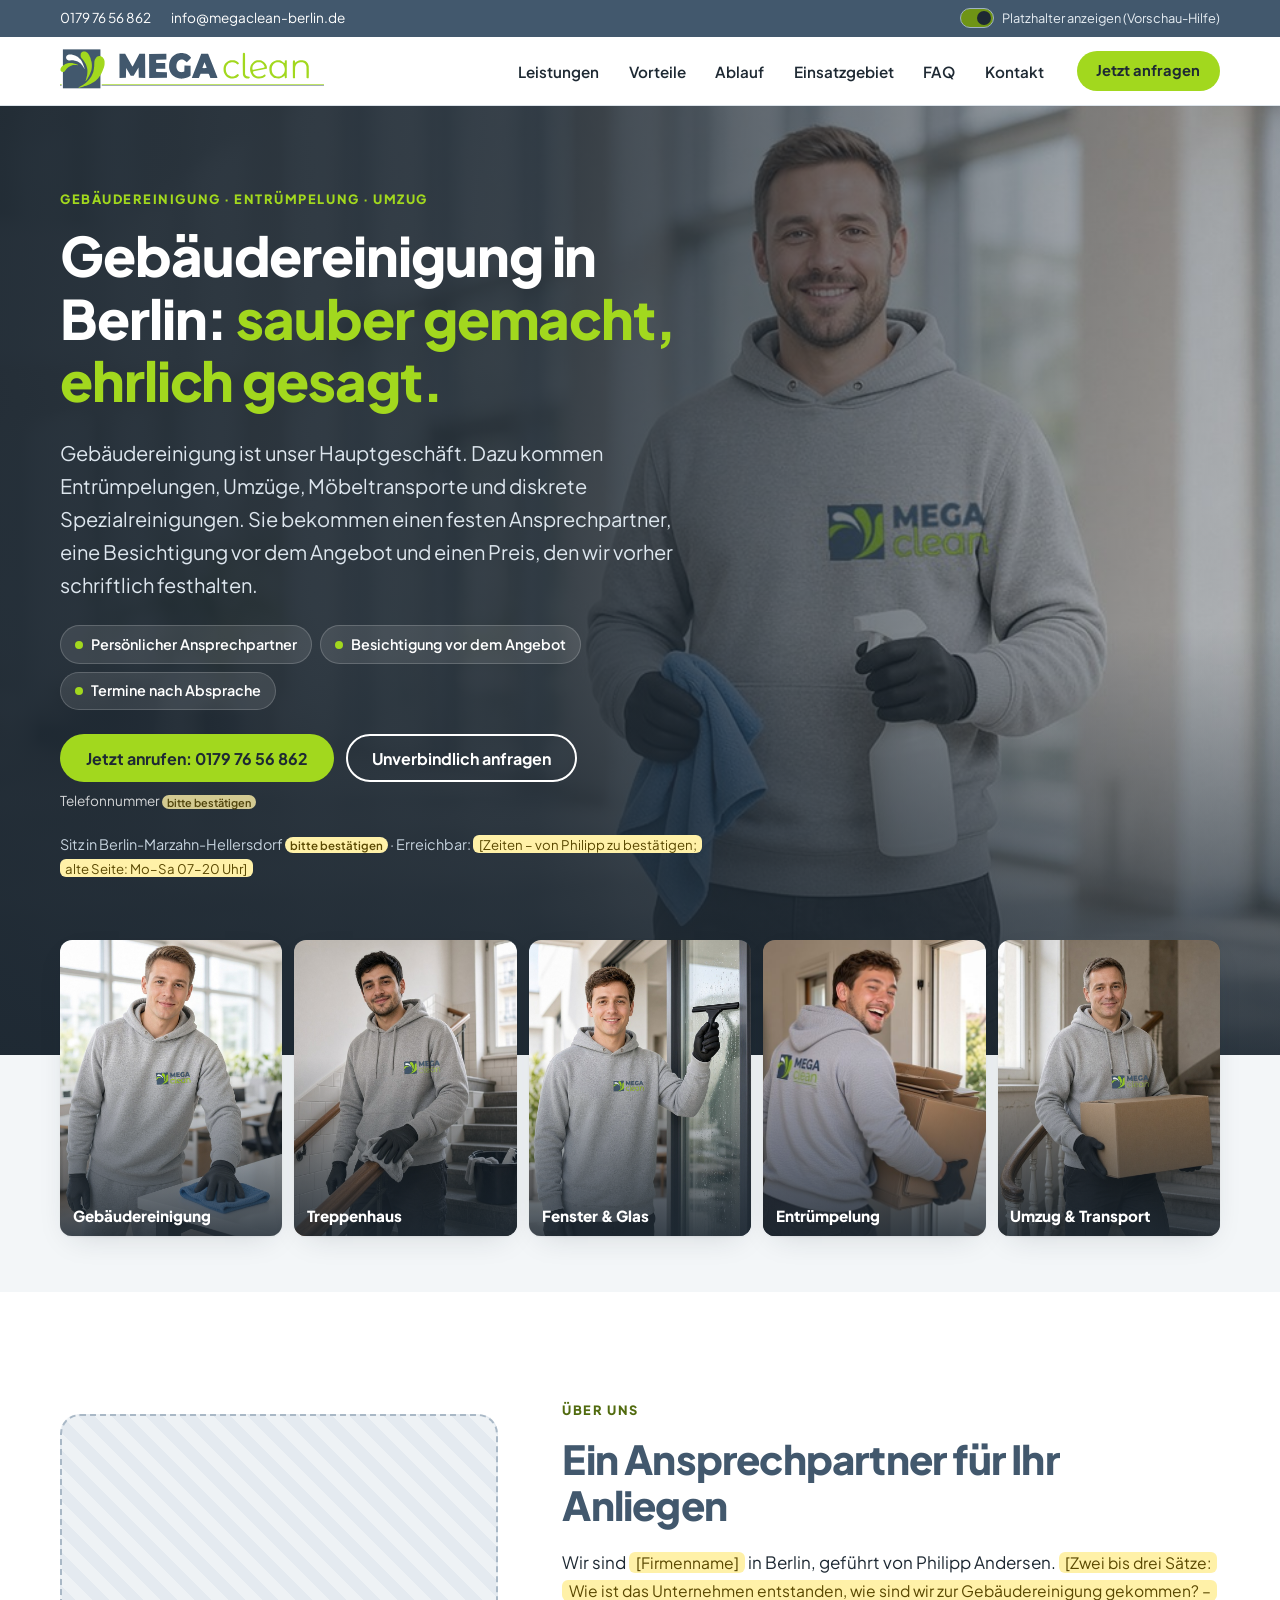
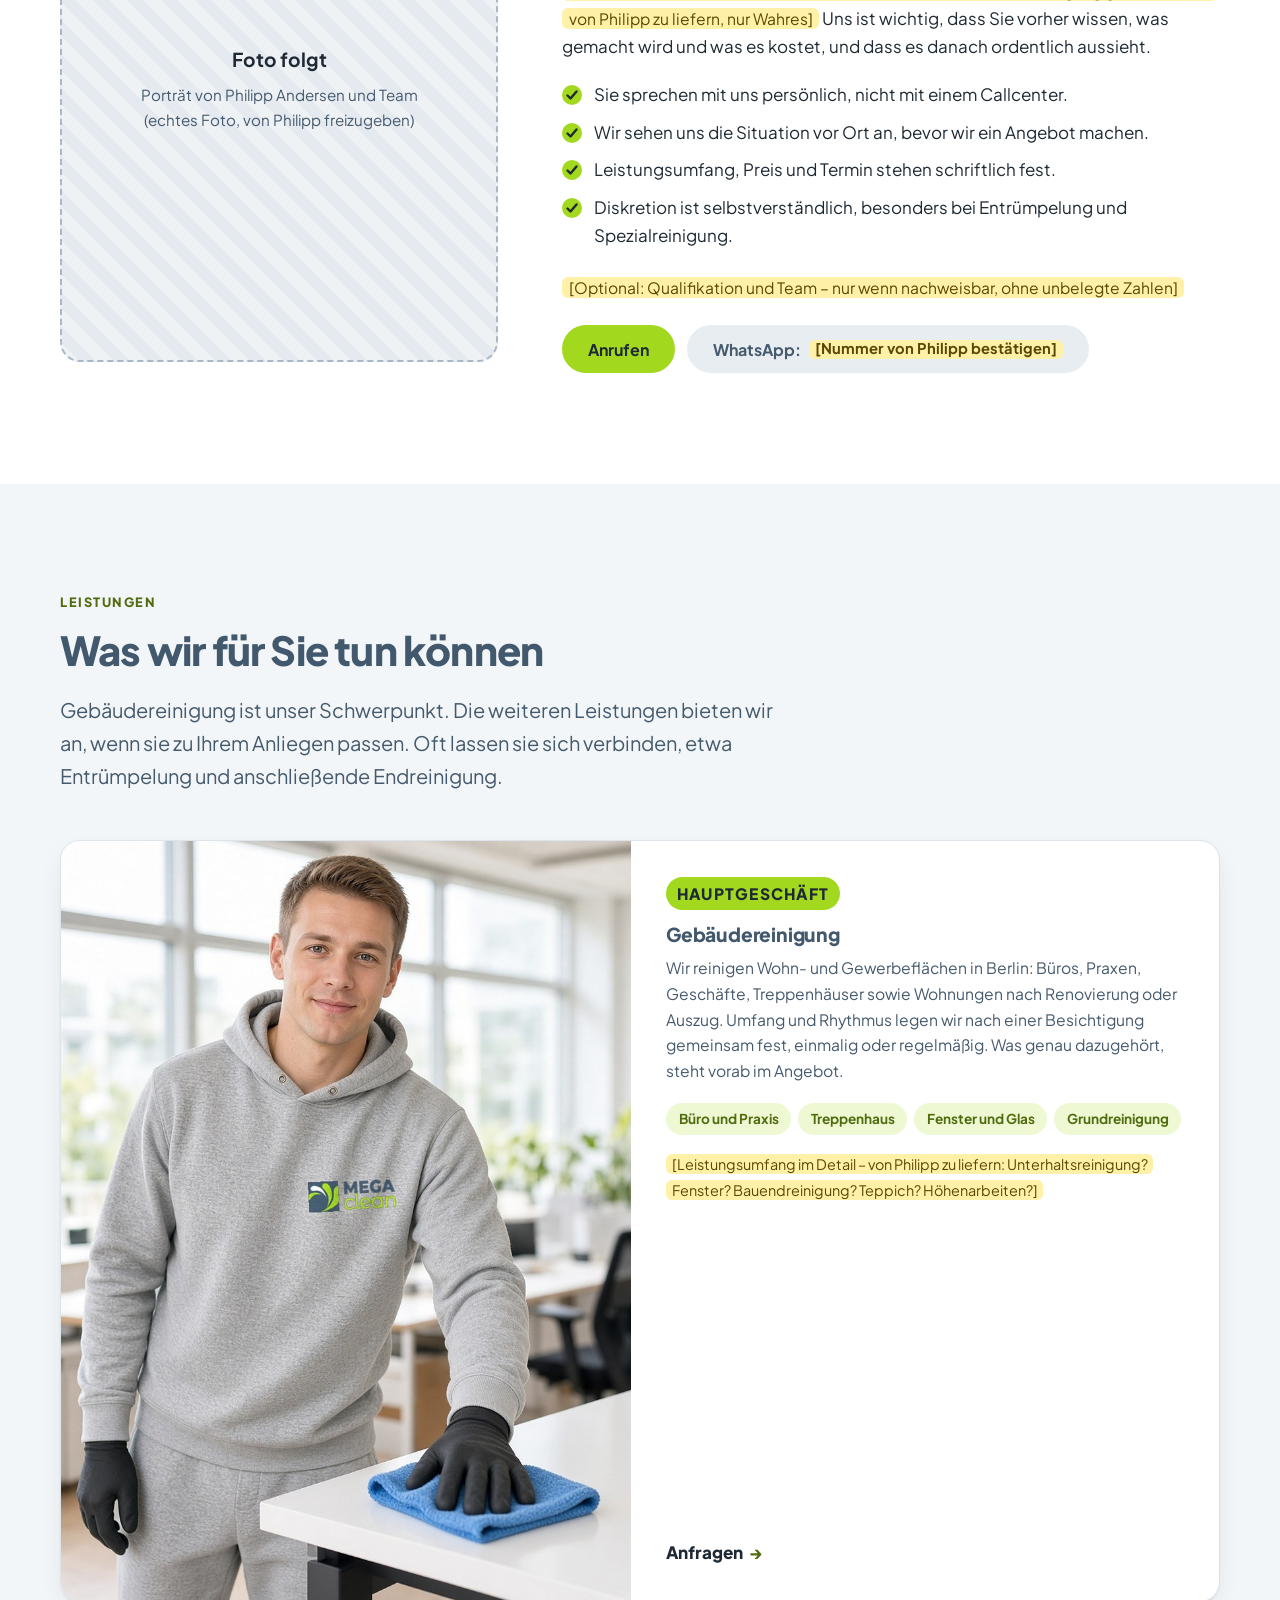
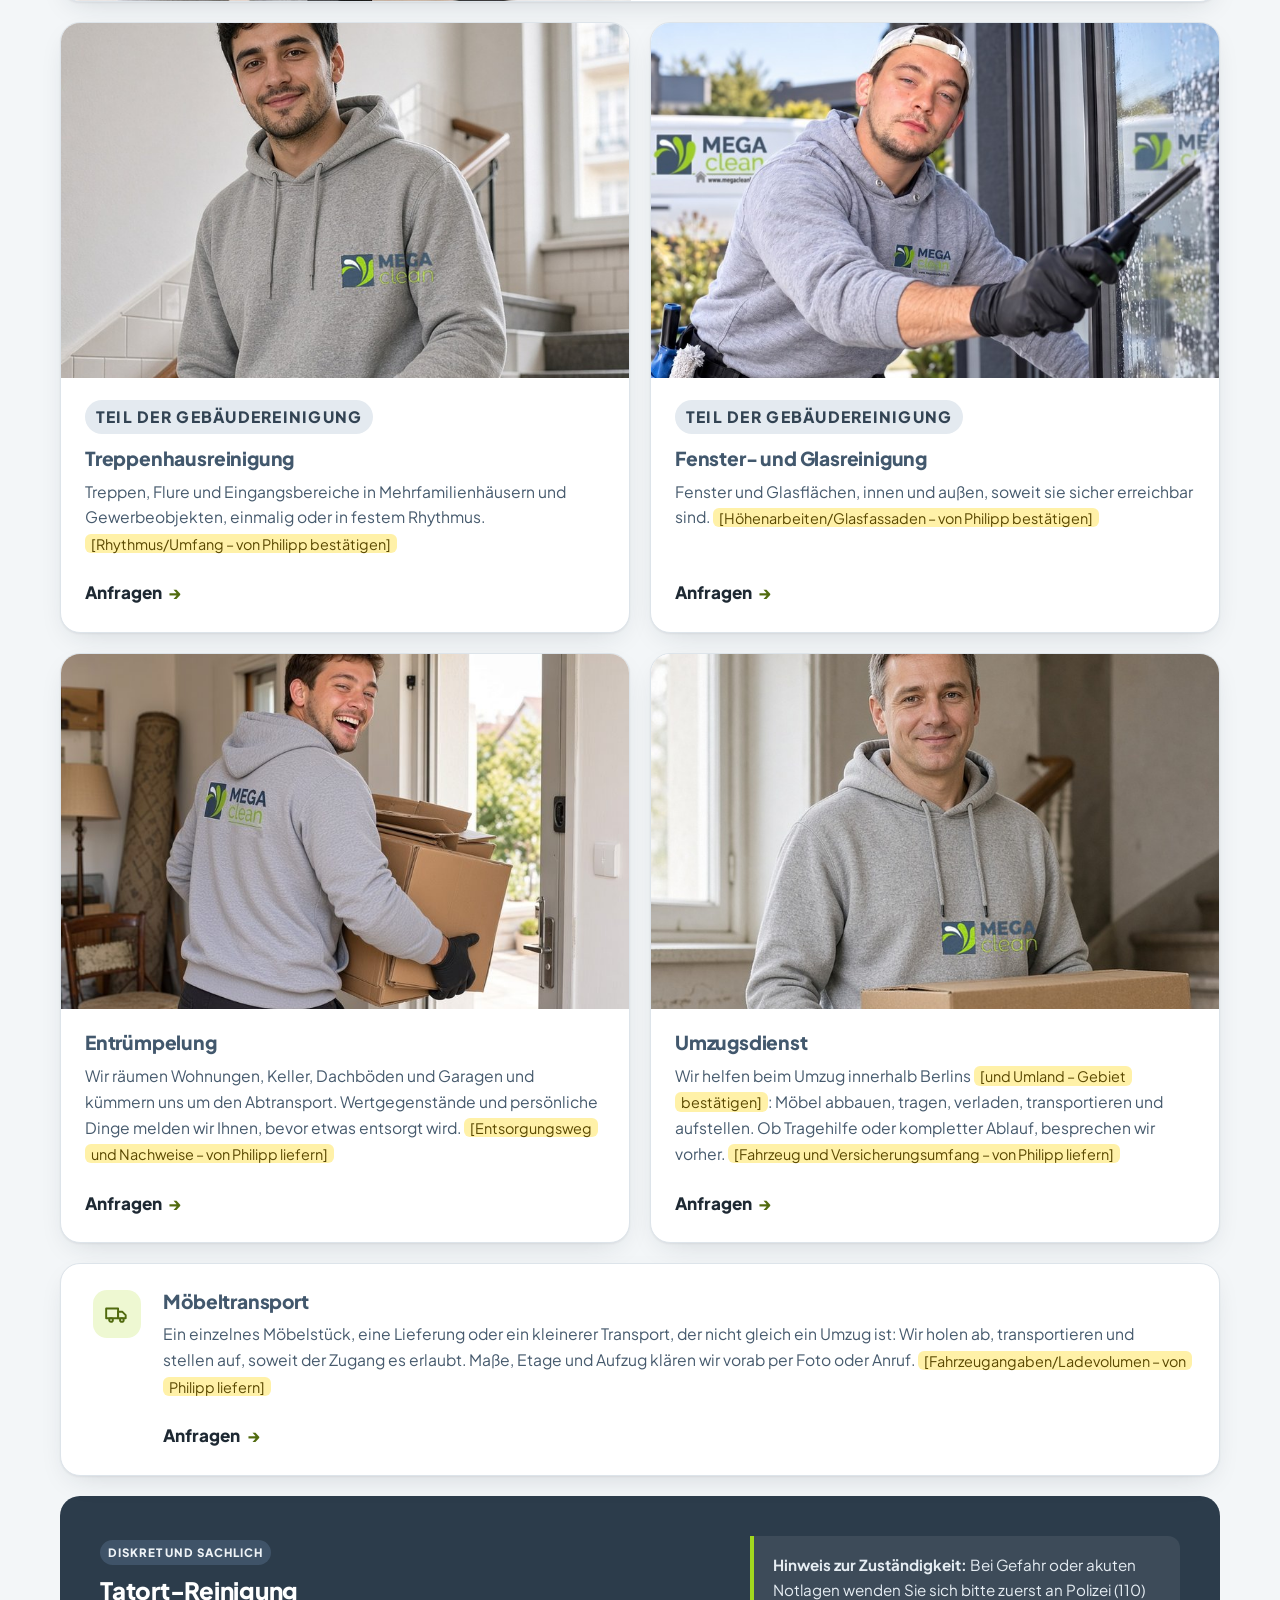
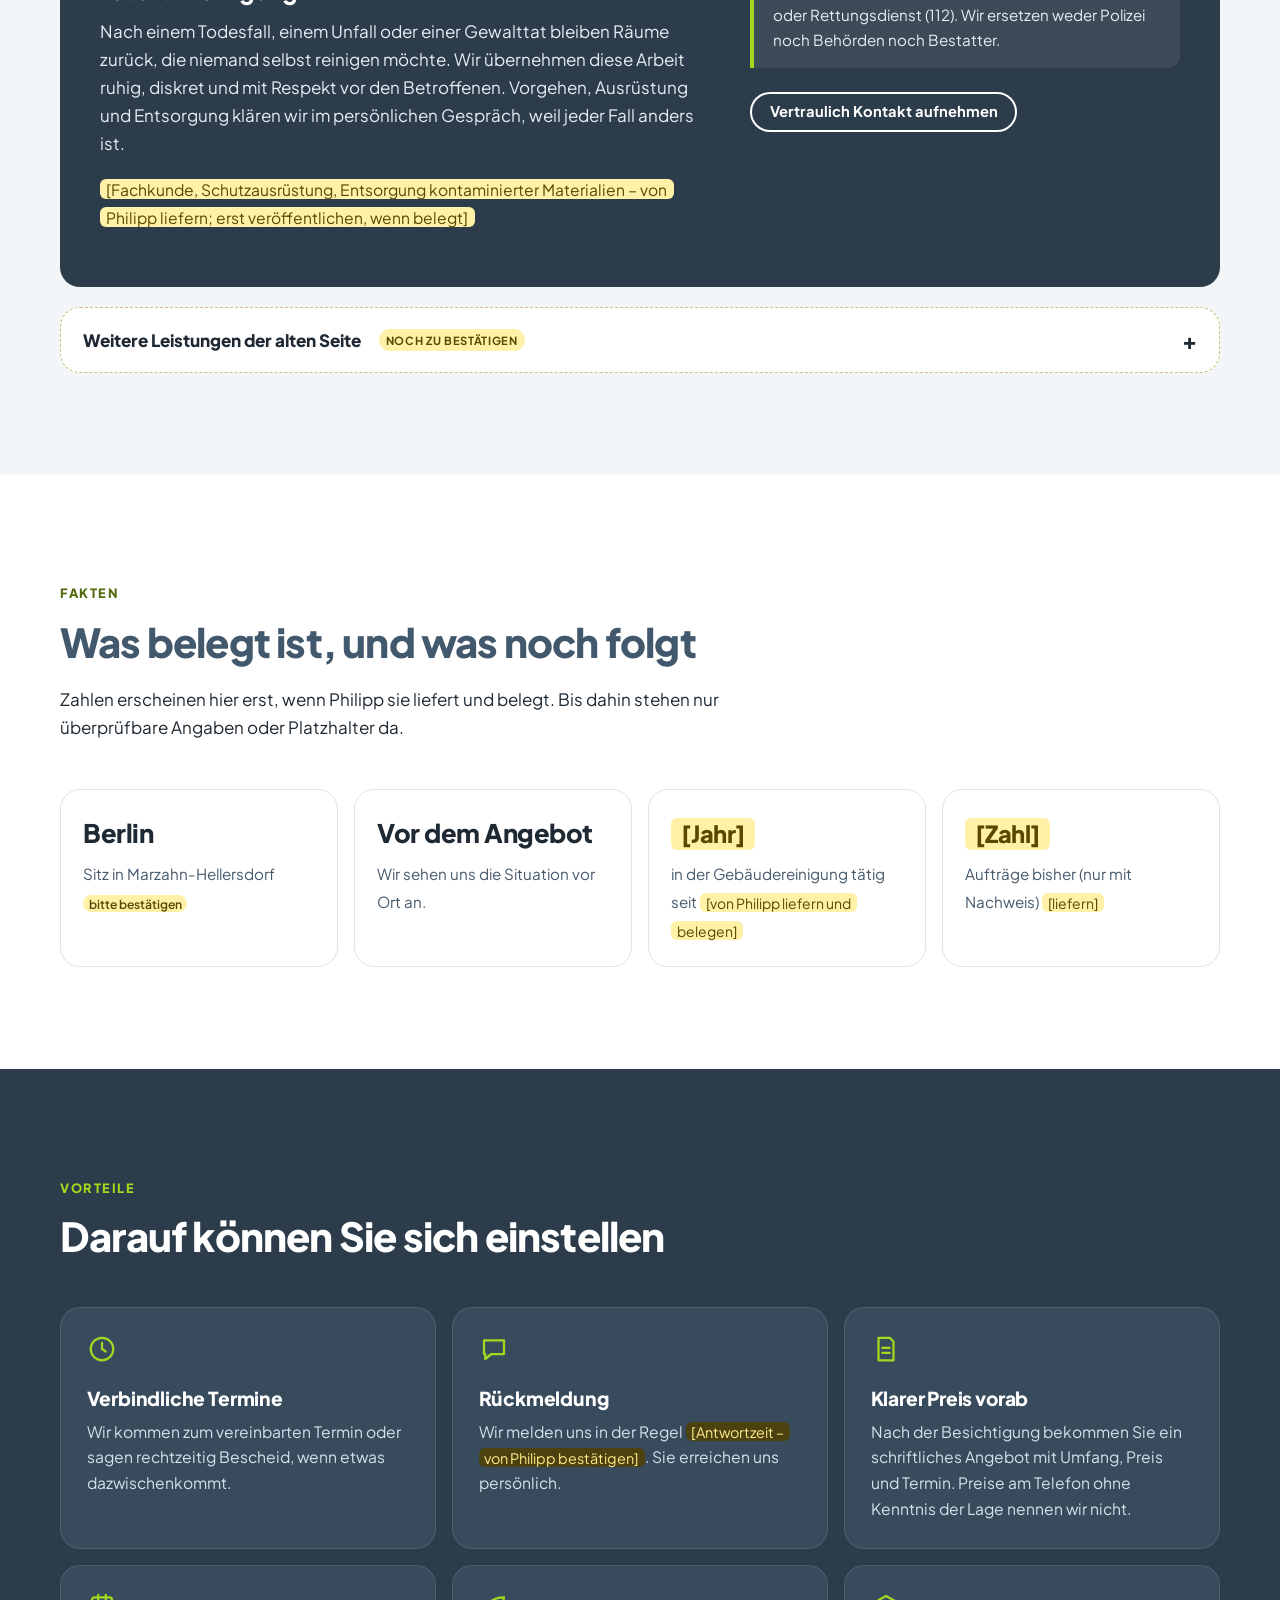
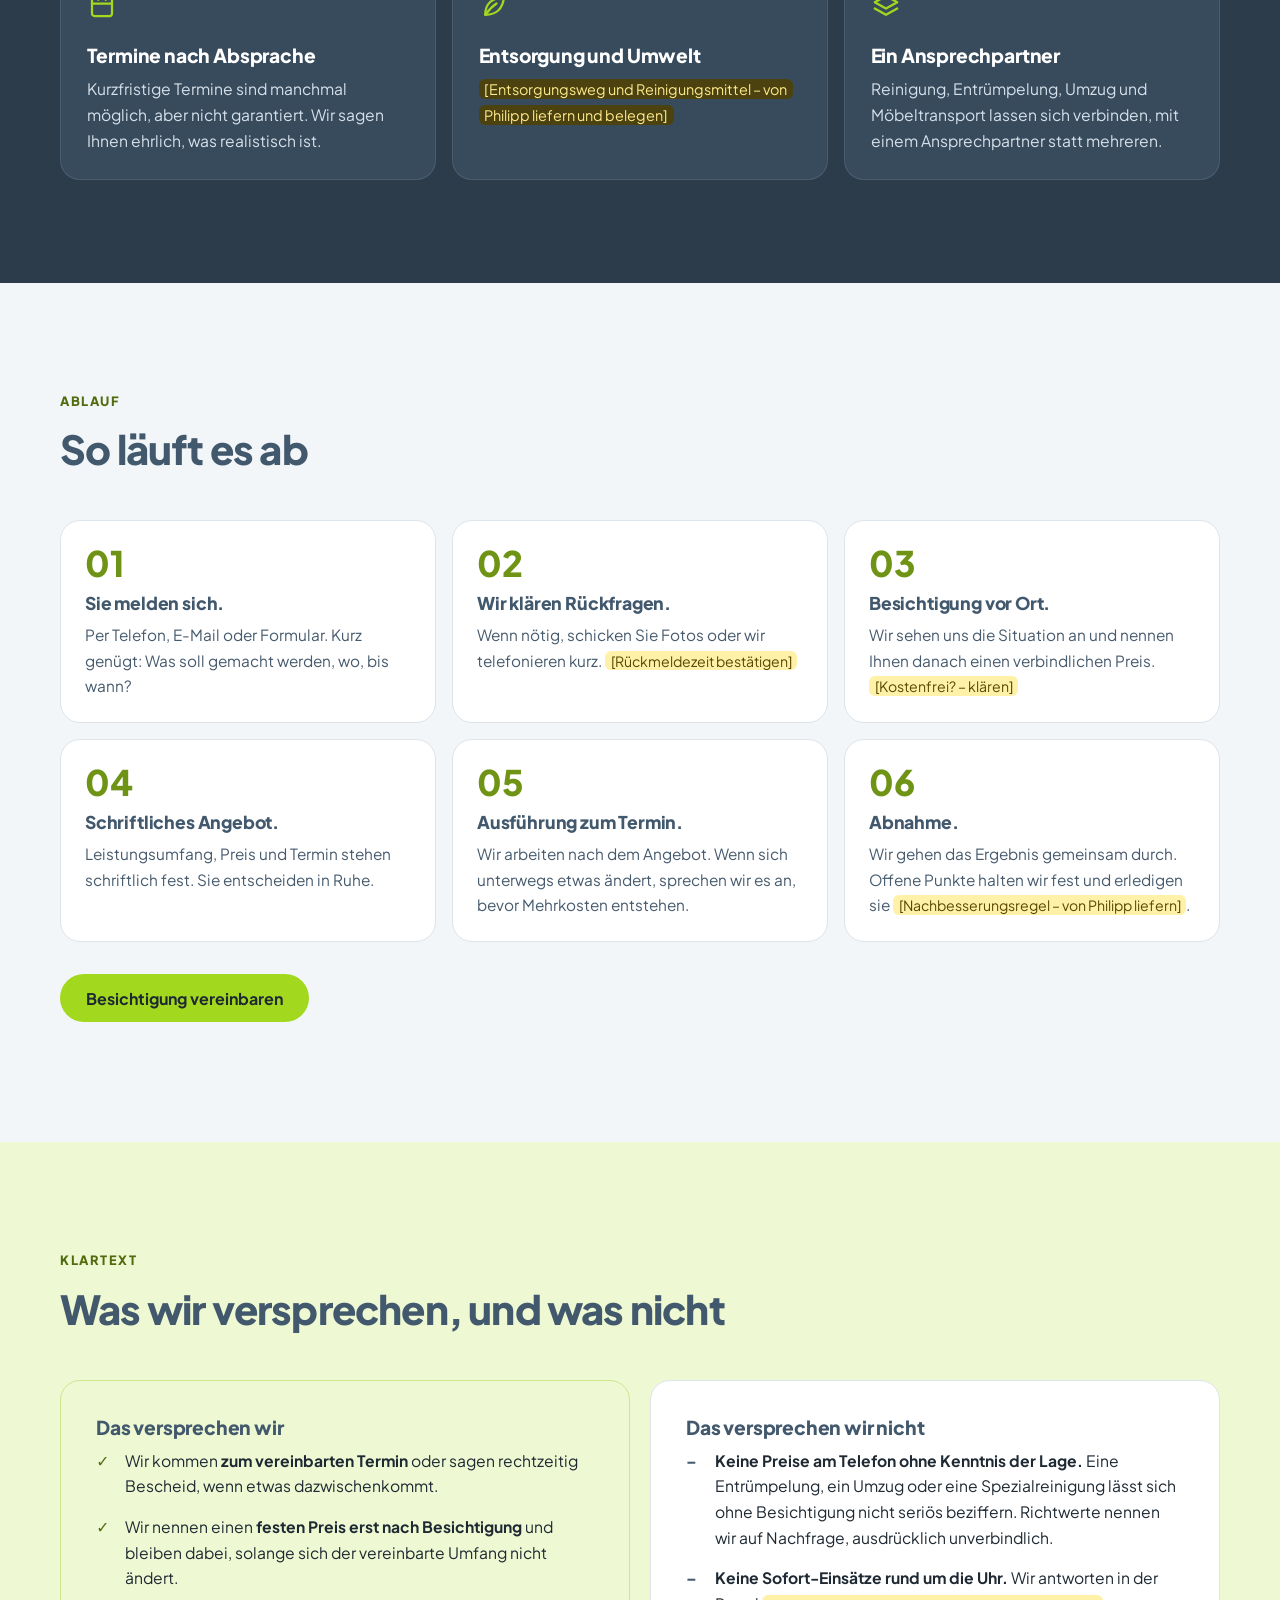
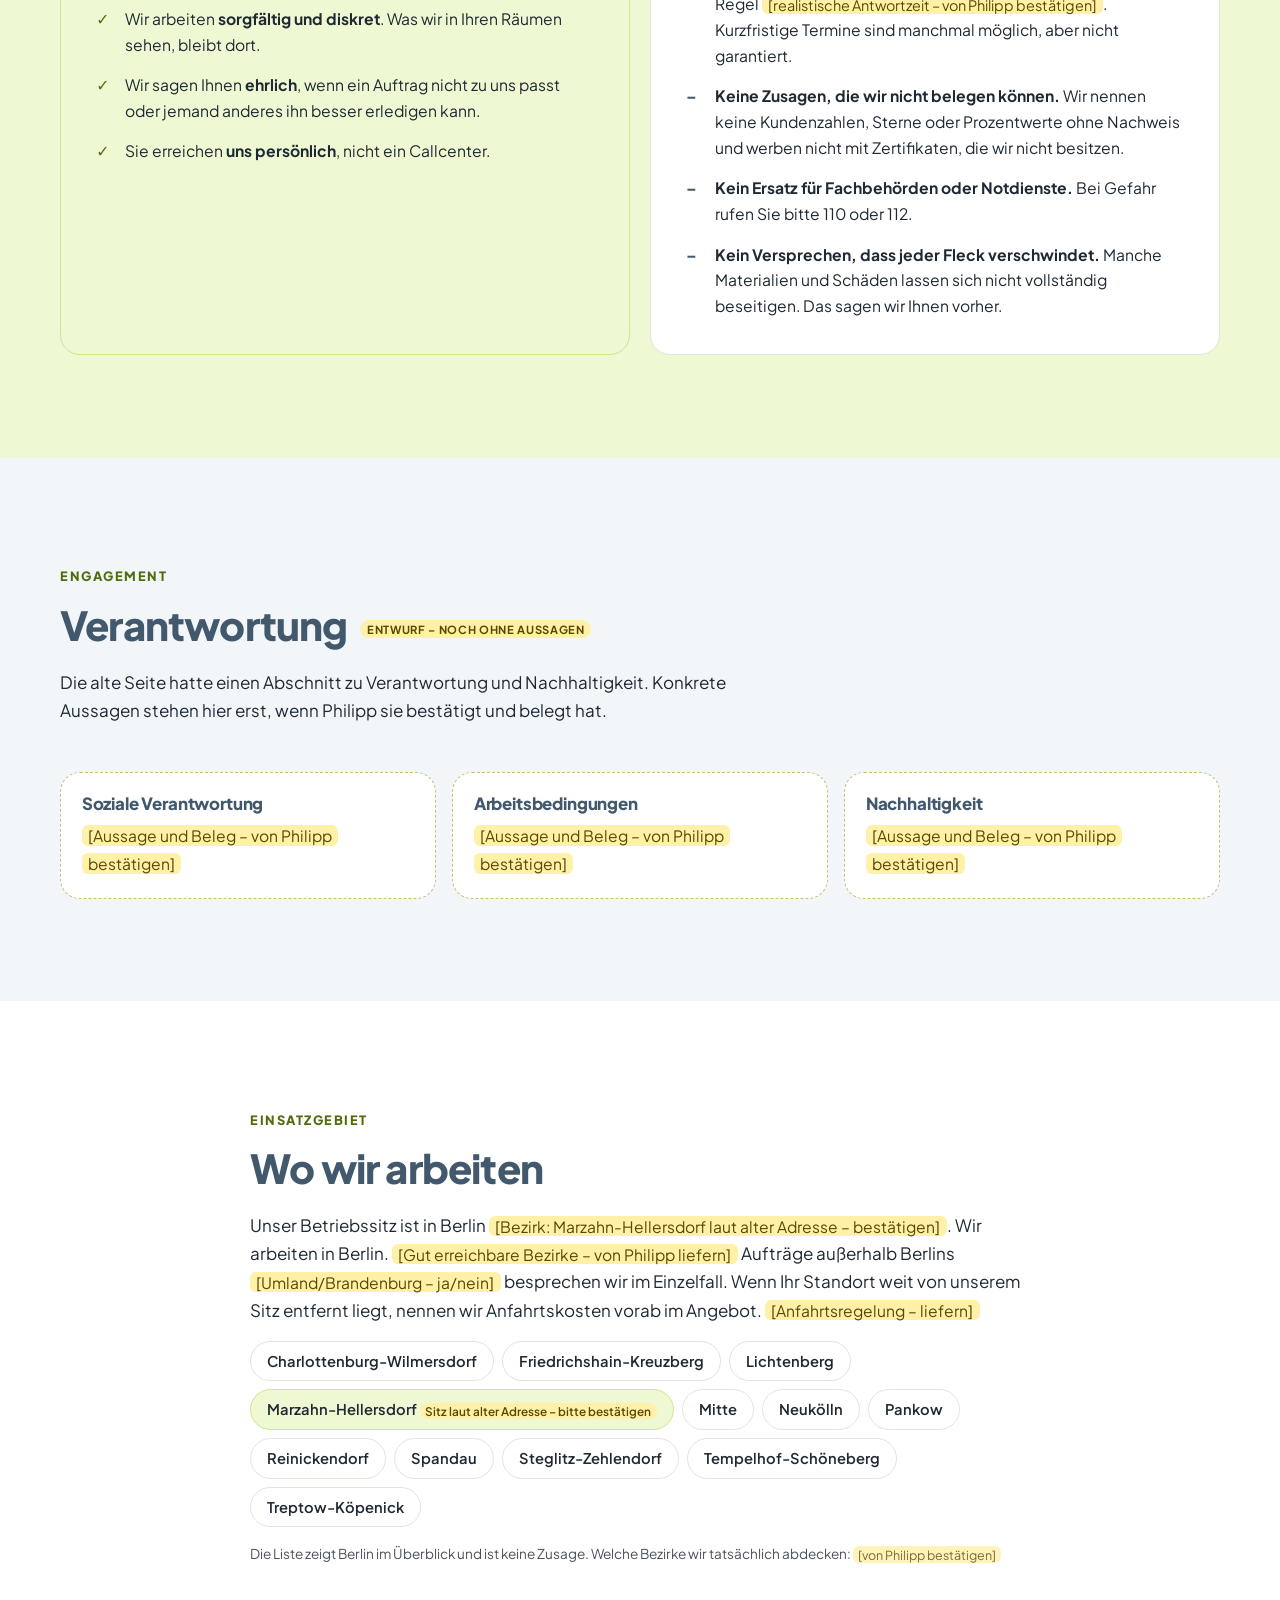
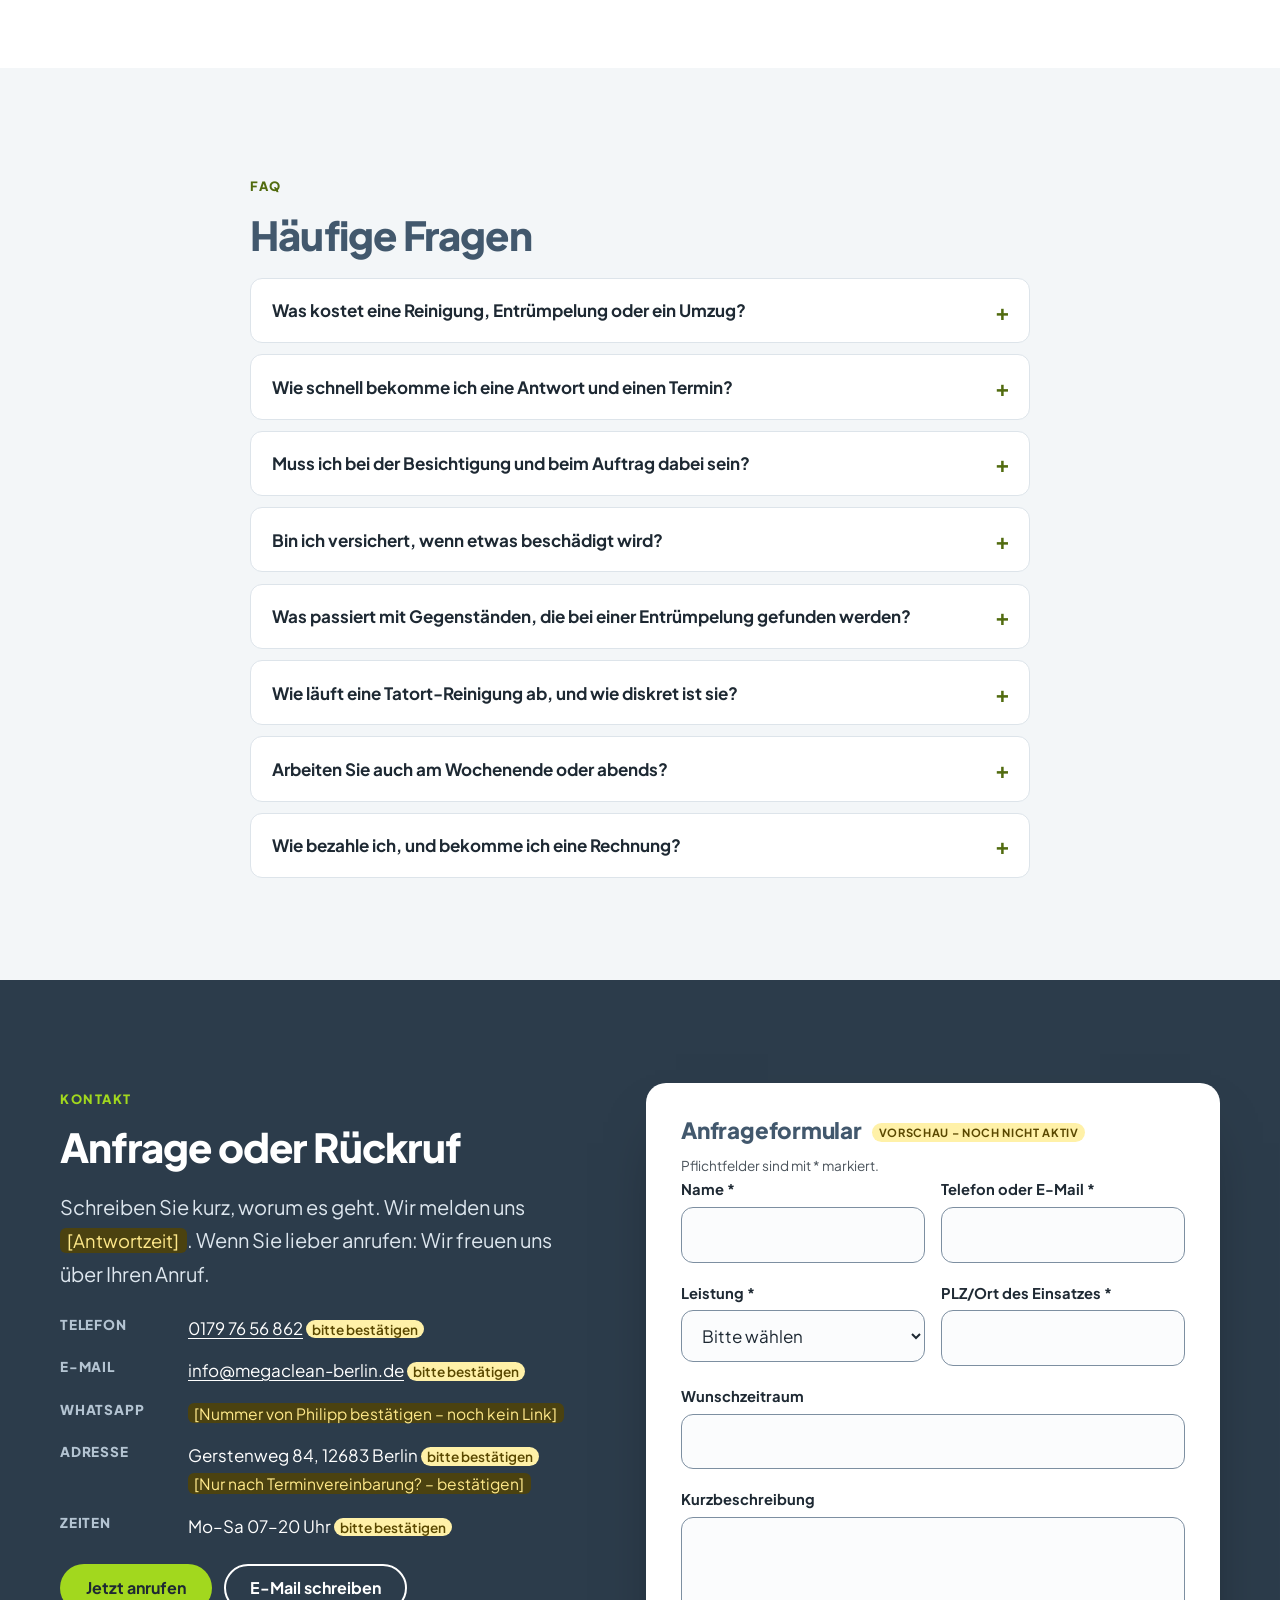
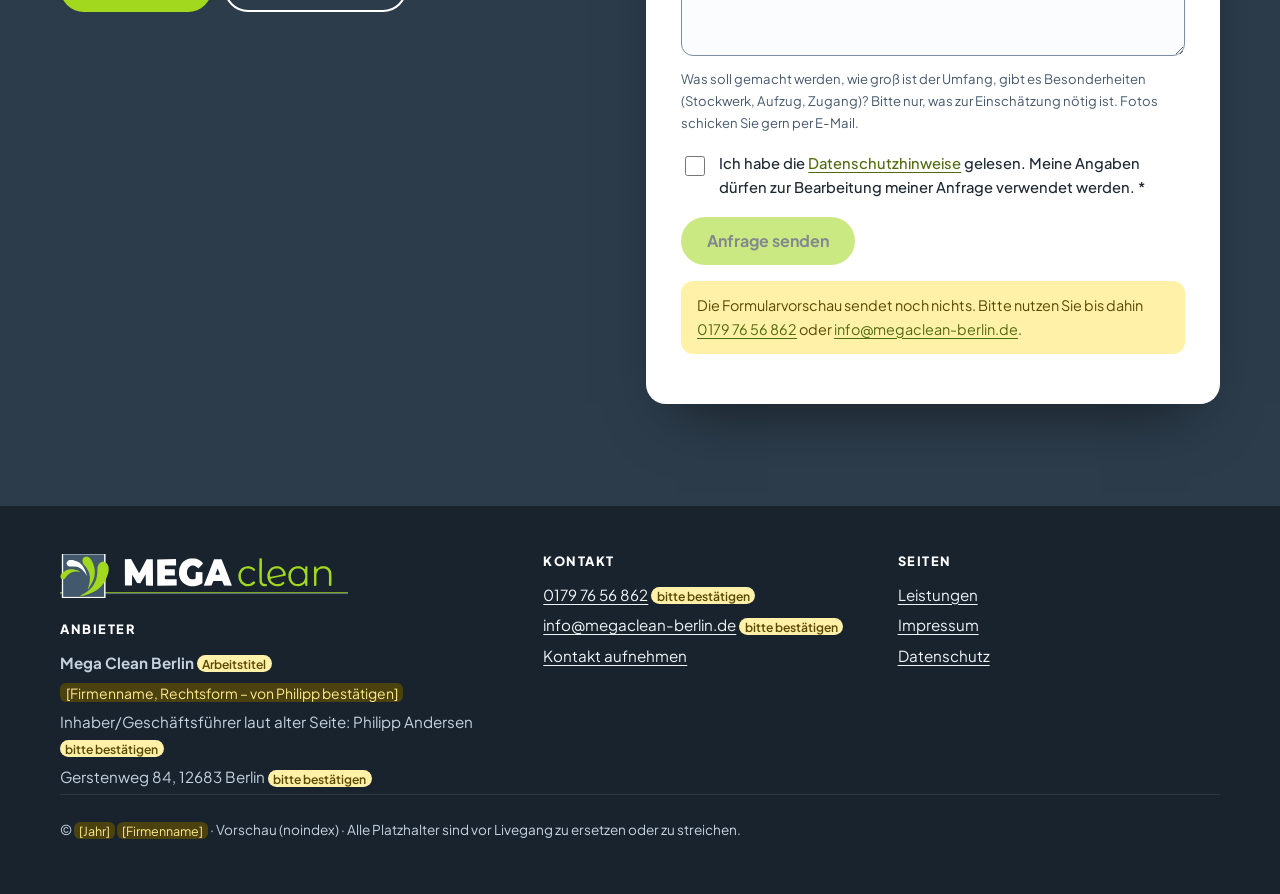
<file: v5-archiv/index.html>
<!DOCTYPE html>
<html lang="de">
<head>
<meta charset="utf-8">
<meta name="viewport" content="width=device-width, initial-scale=1">
<title>Gebäudereinigung in Berlin | Mega Clean Berlin (Vorschau v5)</title>
<meta name="description" content="Gebäudereinigung in Berlin, dazu Entrümpelung, Umzug, Möbeltransport und diskrete Spezialreinigung. Besichtigung vor dem Angebot. Jetzt anfragen.">
<!-- VORSCHAU: noindex entfernen, sobald die Seite freigegeben und live ist. -->
<meta name="robots" content="noindex, nofollow">
<meta name="theme-color" content="#42586D">
<meta property="og:type" content="website">
<meta property="og:locale" content="de_DE">
<meta property="og:title" content="Gebäudereinigung in Berlin | Mega Clean Berlin">
<meta property="og:description" content="Gebäudereinigung in Berlin, dazu Entrümpelung, Umzug, Möbeltransport und diskrete Spezialreinigung. Besichtigung vor dem Angebot.">
<link rel="icon" href="logo-mark.svg" type="image/svg+xml">
<link rel="preload" href="fonts/PlusJakartaSans.woff2" as="font" type="font/woff2" crossorigin>
<link rel="stylesheet" href="style.css">
<!--
  PLATZHALTER-KOMMENTAR (intern, vor Livegang entfernen):
  - Firmenname/Schreibweise (Mega Clean Berlin = Arbeitstitel aus der alten Seite) noch offen; Markenprüfung ausstehend.
  - Adresse: Gerstenweg 84, 12683 Berlin gilt als aktuell (bitte bestätigen); klären, ob die Adresse öffentlich genannt werden soll.
  - Domain-Abweichung: Logo nennt megacleanberlin.de, E-Mail/Text megaclean-berlin.de – vor Livegang klären.
  - Telefon, E-Mail, Zeiten stammen von der alten Seite und sind nicht bestätigt. WhatsApp-Nummer unbekannt: kein wa.me-Link.
  - Bilder: sechs neue Motive (Herkunft/Bildrechte/Einwilligung/Logo-Nutzung vor Livegang klären). Kein Symbolbild-Hinweis (Entscheidung Thomas). Personen sind nicht namentlich genannt und dürfen nicht als bestimmte Mitarbeiter ausgegeben werden.
  - Schrift: Plus Jakarta Sans (SIL Open Font License), selbst gehostet, kein externer Abruf.
  - Schalter oben „Platzhalter anzeigen“ ist nur eine Vorschau-Hilfe und vor Livegang zu entfernen.
  - JSON-LD enthält bewusst KEINE Bewertungen, Mitarbeiterzahl, Gründungsjahr, Preisspanne, Öffnungszeiten, URL oder Bild.
-->
<!--
  v4 – LOGO/FARBEN (intern): Das Logo ist ein Vektor-Nachbau (Nachzeichnung) des gelieferten Logos, keine exakte Kopie; Dateien logo.svg (Wort-Bild-Marke) und logo-mark.svg (Zeichen, auch Favicon).
  Domain-Zeile (www.megacleanberlin.de) und Haus-Symbol des Originals sind bewusst NICHT nachgebaut (Domain-Thema offen).
  Palette: Logo-Blau #42586d, Logo-Grün #a2d81e, abgeleitete dunklere/hellere Töne; Gelb bleibt Platzhalter-Markierung.
-->
<!--
  v5 – WIR-PERSPEKTIVE (intern): Marketingtexte von Ich (Einzelperson) auf Wir (Unternehmen mit Mitarbeitern) umgestellt. Keine neuen Fakten oder Zahlen. Rechtliche Angaben (Inhaber/Geschäftsführer, Impressum) unverändert; Mitarbeiterzahl bewusst nicht genannt.
-->
<script type="application/ld+json">
{
  "@context": "https://schema.org",
  "@type": "LocalBusiness",
  "name": "[Firmenname – von Philipp zu bestätigen; Arbeitstitel: Mega Clean Berlin]",
  "telephone": "[+49 179 7656862 – bitte bestätigen]",
  "email": "[info@megaclean-berlin.de – bitte bestätigen]",
  "address": {
    "@type": "PostalAddress",
    "streetAddress": "[Gerstenweg 84 – bitte bestätigen]",
    "postalCode": "[12683 – bitte bestätigen]",
    "addressLocality": "Berlin",
    "addressCountry": "DE"
  },
  "areaServed": { "@type": "City", "name": "Berlin" },
  "founder": { "@type": "Person", "name": "Philipp Andersen" },
  "makesOffer": [
    { "@type": "Offer", "itemOffered": { "@type": "Service", "name": "Gebäudereinigung" } },
    { "@type": "Offer", "itemOffered": { "@type": "Service", "name": "Entrümpelung" } },
    { "@type": "Offer", "itemOffered": { "@type": "Service", "name": "Umzugsdienst" } },
    { "@type": "Offer", "itemOffered": { "@type": "Service", "name": "Möbeltransport" } },
    { "@type": "Offer", "itemOffered": { "@type": "Service", "name": "Spezialreinigung" } }
  ]
}
</script>
</head>
<body>
<svg xmlns="http://www.w3.org/2000/svg" width="0" height="0" style="position:absolute" aria-hidden="true" focusable="false"><defs><!-- Logo-Nachbau (Vektor-Nachzeichnung nach dem gelieferten Logo, keine exakte Kopie; ohne Domain-Zeile und Haus-Symbol). Farben über CSS-Variablen --lg-* (Standard = Logo-Farben), im Footer MEGA/Linie hell. --><symbol id="mc-logo" viewBox="28 12 1446 235"><rect x="36" y="211" width="1430" height="3.6" style="fill:var(--lg-gruen,#a2d81e)"/><rect x="36" y="217.4" width="1430" height="2.6" style="fill:var(--lg-linie,#42586d)"/><rect x="65" y="21" width="214" height="218.5" style="fill:var(--lg-rahmen,#fff)"/><rect x="71.5" y="26" width="200.5" height="208" style="fill:var(--lg-blau,#42586d)"/><path style="fill:var(--lg-weiss,#fff)" d="M92.9 59.1C91.3 61.1 90.2 63.4 89.1 65.6C88.7 66.5 88.6 67.4 88.6 68.4C88.6 70 88.5 71.8 89.1 73.4C90 75.7 91.3 77.9 92.9 79.9C93.9 81.1 95.2 82.1 96.6 82.9C98.5 83.8 100.5 84.8 102.6 84.9C111.9 85.4 121.3 84.2 130.6 84.9C134.6 85.1 138.4 86.5 142.1 87.6C145 88.5 147.8 89.4 150.4 90.9C154.7 93.3 158.9 96.1 162.9 99.1C165.4 101 167.5 103.3 169.6 105.6C172.9 109.3 176 113.1 178.9 117.1C182 121.5 184.7 126.3 187.6 130.9C187.7 130.4 188 129.9 187.9 129.4C187.1 126.7 185.7 124.3 184.9 121.6C184.6 120.7 184.9 119.7 184.6 118.9C182.8 113.8 180.8 108.8 178.6 103.9C176.8 99.6 174.9 95.4 172.6 91.4C170.2 87.1 167.5 82.9 164.4 79.1C161.4 75.5 157.9 72.3 154.4 69.1C152.9 67.8 151.3 66.6 149.6 65.6C146 63.4 142.3 61.2 138.4 59.4C137.5 59 136.5 59.4 135.6 59.1C132.6 58.1 129.9 56.4 126.9 55.4C124 54.4 120.9 53.6 117.9 53.4C112.9 53 107.9 52.9 102.9 53.4C101 53.6 99.2 54.4 97.6 55.4C95.9 56.4 94.2 57.6 92.9 59.1Z"/><path style="fill:var(--lg-gruen,#a2d81e)" fill-rule="evenodd" d="M180.9 37.6C179.5 37.7 178.1 38 176.9 38.6C174.8 39.7 172.9 41.1 171.1 42.6C170.1 43.5 169.2 44.5 168.6 45.6C167.7 47.5 167 49.5 166.6 51.6C166.1 54.3 165.9 57.1 166.1 59.9C166.3 62.3 166.8 64.7 167.6 66.9C168.6 69.4 170 71.7 171.6 73.9C176 79.7 181.1 84.9 185.4 90.9C187.2 93.5 188.2 96.6 189.9 99.4C190.5 100.4 191.6 101.1 192.1 102.1C194.2 106.3 196.2 110.5 197.6 114.9C199.3 119.8 200.4 124.8 201.4 129.9C202 132.8 202.3 135.9 202.4 138.9C202.5 144.4 202.3 149.9 201.9 155.4C201.7 158.4 201.3 161.4 200.6 164.4C198.9 172.3 196.9 180.1 194.6 187.9C194.2 189.5 192.9 190.8 192.4 192.4C192.2 193 192.2 193.7 192.4 194.4C192.5 194.8 193 195 193.4 195.4C194.3 194.5 195.4 193.9 196.1 192.9C197 191.7 197.3 190.3 198.1 189.1C198.7 188.3 199.8 188 200.4 187.1C201 186.2 200.8 184.8 201.4 183.9C202.1 182.7 203.5 182.1 204.1 180.9C204.9 179.5 204.9 177.8 205.6 176.4C206.5 174.8 208 173.7 208.9 172.1C211.3 167.9 213.5 163.6 215.4 159.1C218.3 152.2 221.1 145.3 223.4 138.1C224.5 134.6 224.9 131 225.4 127.4C225.9 123.7 226.3 120.1 226.4 116.4C226.5 112.5 226.4 108.7 226.1 104.9C225.8 100.6 225.3 96.3 224.4 92.1C223.4 87.9 221.5 84 220.4 79.9C219.9 78.3 220.1 76.5 219.6 74.9C218.8 72 217.6 69.3 216.4 66.6C215.9 65.6 214.9 64.9 214.4 63.9C213.8 62.6 213.7 61.1 213.1 59.9C212 57.6 210.7 55.5 209.4 53.4C208.3 51.7 207.2 50 205.9 48.6C203.5 46.1 201 43.5 198.1 41.6C195.5 39.9 192.5 38.6 189.4 37.9C186.6 37.2 183.7 37.5 180.9 37.6Z"/><path style="fill:var(--lg-gruen,#a2d81e)" fill-rule="evenodd" d="M284.6 69.6C283.1 68 281.1 66.8 279.1 65.6C277.5 64.6 275.9 63.6 274.1 63.1C271.1 62.3 268 61.7 264.9 61.9C261.9 62 258.9 62.9 256.1 64.1C254.1 65.1 252.5 66.8 250.9 68.4C249.4 69.8 248 71.2 246.9 72.9C245.2 75.2 243.7 77.7 242.6 80.4C241.3 83.7 240 87.1 239.6 90.6C238.7 99.7 239.5 108.8 238.6 117.9C237.8 126.2 236.4 134.5 234.6 142.6C233.7 147 232.1 151.2 230.4 155.4C227.8 161.5 224.9 167.6 221.6 173.4C220.9 174.6 219.4 175.2 218.6 176.4C218.1 177.2 218.2 178.3 217.6 179.1C214.2 183.7 210.5 188.2 206.6 192.4C203.3 196 199.8 199.6 195.9 202.6C189.3 207.8 182.4 212.6 175.4 217.1C169.1 221.1 162.1 224 155.9 228.1C155.2 228.6 155.4 229.6 155.1 230.4C156.2 230.5 157.3 230.8 158.4 230.6C165.3 229.2 172.1 227.4 178.9 225.4C180.9 224.8 182.6 223.5 184.6 222.9C186.1 222.4 187.7 222.6 189.1 222.1C193.6 220.8 198 219.4 202.4 217.6C208.8 215 215.1 212.2 221.4 209.1C225.1 207.3 228.7 205.3 232.1 203.1C234.2 201.8 235.9 200 237.9 198.6C240.1 197.1 242.7 196.1 244.9 194.4C248.8 191.2 252.6 187.8 256.1 184.1C258.9 181.2 261.4 178.1 263.9 174.9C264.8 173.6 265.4 172.1 266.4 170.9C267.2 169.9 268.4 169.2 269.1 168.1C272.4 162.9 275.7 157.7 278.4 152.1C282.5 143.6 286.2 135 289.4 126.1C291.2 121.1 292.2 115.8 293.4 110.6C293.8 108.5 294 106.3 294.1 104.1C294.3 100 294.3 95.8 294.1 91.6C294 89.6 293.7 87.6 293.1 85.6C292.1 82.5 290.9 79.5 289.4 76.6C288.1 74.1 286.5 71.7 284.6 69.6Z"/><path style="fill:var(--lg-gruen,#a2d81e)" fill-rule="evenodd" d="M153.1 109.9C151.6 109 150.2 107.9 148.6 107.1C145.9 105.8 143 104.5 140.1 103.6C136.7 102.5 133.1 102.1 129.6 101.1C128.4 100.8 127.4 99.9 126.1 99.6C123.3 99 120.3 98.6 117.4 98.4C114.5 98.2 111.5 98.2 108.6 98.4C104.9 98.7 101.1 99.1 97.4 99.9C94.5 100.5 91.8 101.5 89.1 102.6C86.3 103.8 83.5 105.3 80.9 106.9C79.8 107.5 79 108.7 77.9 109.4C75.9 110.7 73.5 111.4 71.6 112.9C68.8 115 66.2 117.3 63.9 119.9C62.5 121.3 61.5 123.1 60.6 124.9C59.8 126.7 59.3 128.7 58.9 130.6C58.6 132 58.5 133.5 58.6 134.9C58.8 136.7 59 138.4 59.6 140.1C60 141.3 60.8 142.4 61.6 143.4C62.6 144.4 63.5 145.8 64.9 146.1C68.1 146.9 71.6 147.1 74.9 146.4C77.3 145.9 79.6 144.4 81.4 142.6C84.5 139.5 86.5 135.5 89.4 132.1C91.7 129.4 94.3 126.9 96.9 124.4C98.5 122.9 100 121.3 101.9 120.1C105.2 118 108.6 116.1 112.1 114.4C114.3 113.3 116.5 112.2 118.9 111.6C122.9 110.7 127 110.3 131.1 109.9C133.8 109.6 136.5 109.5 139.1 109.6C143.5 109.9 147.8 110.6 152.1 111.1L153.1 109.9Z"/><path style="fill:var(--lg-mega,#42586d)" fill-rule="evenodd" d="M810.4 49.9L759.9 179.1L797.4 178.6L806.9 156.6C820.7 156.5 834.6 155.5 848.4 156.4C849.8 156.5 851 158 851.6 159.4C854.5 165.5 856.5 172 858.9 178.4L896.1 179.4C896.2 178 896.8 176.6 896.4 175.4C880.8 133.9 864.6 92.7 848.1 51.6C847.8 50.7 846.9 49.7 845.9 49.6C834.1 49.1 822.2 49.8 810.4 49.9Z M827.6 94.9C831.3 103.9 835.7 112.6 838.6 121.9C839.1 123.3 838 124.7 837.6 126.1C831.2 126.1 824.8 126.7 818.4 126.1C817.6 126.1 817.4 125 816.9 124.4L827.6 94.9Z M624.1 48.9L531.9 50.6L532.4 179.4L627.4 177.9L627.1 147.9L571.9 147.4C571 146.3 569.6 145.5 569.4 144.1C568.7 140.3 568.7 136.4 569.4 132.6C569.6 131.3 570.6 129.7 571.9 129.6C587.3 128.4 602.9 129.1 618.4 128.9L617.9 98.9L571.1 98.4C570.5 97.4 569.5 96.5 569.4 95.4C568.9 91.5 568.8 87.5 569.4 83.6C569.5 82.5 570.7 81.8 571.4 80.9L624.4 80.4L624.1 48.9Z M373.6 49.4L373.9 178.4L408.1 178.1L409.4 125.4L433.6 166.4L449.4 167.4L475.4 123.4L476.9 178.1L511.4 179.1L510.4 49.9L480.1 49.1C468.9 70.5 458 92 446.4 113.1C445.4 114.8 443.7 116 442.4 117.4L404.1 48.9L373.6 49.4Z M692.9 46.4C688.4 46.8 684 48 679.9 49.9C673.2 52.9 666.6 56.4 660.9 60.9C656.4 64.4 652.5 68.7 649.6 73.6C645.7 80.4 642.3 87.7 640.6 95.4C638.6 104.4 638.4 113.9 638.6 123.1C638.7 128.1 640.1 132.9 641.6 137.6C643.2 142.6 644.9 147.8 647.9 152.1C652 158.2 656.8 164 662.6 168.4C669.1 173.2 676.8 176.3 684.4 179.4C688.1 180.9 692.1 181.6 696.1 181.9C701.8 182.3 707.5 182.6 713.1 181.6C722.1 180.1 731 177.8 739.4 174.4C744.5 172.3 748.7 168.4 753.4 165.4L753.4 112.9L720.9 112.6L719.9 144.1C717.3 145.2 714.9 146.9 712.1 147.4C708 148 703.7 148.3 699.6 147.4C695.8 146.5 691.8 145 688.9 142.4C685.2 139.1 682.3 134.9 680.4 130.4C678.4 125.8 677.6 120.6 677.6 115.6C677.6 110 678.4 104.3 680.4 99.1C682.1 94.7 685 90.5 688.6 87.4C692.4 84.1 697.1 82.1 701.9 80.6C704.7 79.8 707.8 80.1 710.6 80.6C713.7 81.2 716.7 82.3 719.4 83.9C724.4 86.9 728.7 90.9 733.4 94.4C740.4 87.2 747.8 80.4 754.4 72.9C755.2 71.9 755.2 70.4 755.6 69.1C752.1 65.5 749.2 61.1 745.1 58.1C740.3 54.6 734.9 52.1 729.4 49.9C725.2 48.2 720.8 46.8 716.4 46.4C708.6 45.6 700.7 45.6 692.9 46.4Z"/><path style="fill:var(--lg-gruen,#a2d81e)" fill-rule="evenodd" d="M1300.9 85.4C1300.4 89.8 1299.4 94.2 1299.4 98.6C1299.1 125.4 1299.7 152.1 1299.9 178.9C1301.8 179.5 1303.6 180.7 1305.6 180.6C1307.7 180.6 1309.5 179.3 1311.4 178.6C1311.5 160.9 1311 143.1 1311.6 125.4C1311.7 122 1312.5 118.6 1313.6 115.4C1314.8 111.9 1316.5 108.6 1318.6 105.6C1320.2 103.5 1322.4 101.8 1324.6 100.4C1327.7 98.5 1330.9 96.6 1334.4 95.9C1339.7 94.9 1345.2 94.8 1350.6 95.4C1353.9 95.7 1357 97.1 1359.9 98.6C1361.9 99.7 1363.8 101.1 1365.1 102.9C1367.4 105.8 1369.2 109.2 1370.6 112.6C1371.6 115 1372.3 117.6 1372.4 120.1C1373 139.4 1372.5 158.8 1372.6 178.1C1373.5 178.9 1374.2 180.2 1375.4 180.4C1377.9 180.8 1380.5 180 1383.1 179.9C1383.6 179 1384.6 178.2 1384.6 177.1C1385 156.9 1385.8 136.6 1384.4 116.4C1384 111 1382.2 105.5 1379.4 100.9C1376.7 96.4 1372.6 92.7 1368.4 89.6C1365.1 87.3 1361.3 85.6 1357.4 84.9C1351 83.8 1344.3 83.6 1337.9 84.4C1333.6 84.9 1329.4 86.6 1325.6 88.6C1320.8 91.2 1316.6 95 1312.1 98.1L1310.4 85.9L1300.9 85.4Z M1190.1 94.6C1185.8 97.9 1182.5 102.6 1179.9 107.4C1177.2 112.1 1174.8 117.2 1174.4 122.6C1173.7 131.9 1174.2 141.4 1176.6 150.4C1178.4 156.7 1182.4 162.3 1186.6 167.4C1189.9 171.4 1194.3 174.3 1198.6 177.1C1200.5 178.3 1202.7 179 1204.9 179.4C1212 180.5 1219.2 182.4 1226.4 181.6C1232.6 181 1238.6 178.4 1244.1 175.4C1248.4 173 1251.5 169 1255.1 165.9L1257.4 178.4C1258.5 179 1259.5 180.2 1260.9 180.4C1263 180.6 1265 179.7 1267.1 179.4L1267.4 85.9C1265.4 85.4 1263.4 84.2 1261.4 84.4C1259.6 84.5 1258.2 85.9 1256.6 86.6C1256.5 90 1256.9 93.5 1256.4 96.9C1256.2 97.7 1255.2 98.2 1254.6 98.9C1250 95.5 1245.8 91.7 1240.9 88.9C1237.2 86.8 1233.1 84.9 1228.9 84.4C1222.4 83.6 1215.7 83.2 1209.4 84.9C1202.4 86.7 1195.8 90.3 1190.1 94.6Z M1215.1 95.4C1220 94.6 1225.1 94.5 1229.9 95.6C1234.5 96.7 1239 98.8 1242.9 101.6C1246 103.9 1248.6 107.2 1250.4 110.6C1253.2 116 1255.5 121.9 1256.4 127.9C1257.2 133.1 1256.7 138.5 1255.4 143.6C1254.1 148.8 1251.7 153.8 1248.6 158.1C1246.2 161.5 1243 164.3 1239.4 166.4C1235.6 168.6 1231.2 169.9 1226.9 170.6C1222.8 171.3 1218.6 171.2 1214.6 170.4C1210.1 169.4 1205.4 168.1 1201.6 165.4C1197.7 162.6 1194.6 158.5 1192.1 154.4C1189.8 150.6 1188 146.3 1187.4 141.9C1186.4 135.5 1186.4 129 1187.4 122.6C1188.1 118.3 1190 114.3 1192.4 110.6C1194.9 106.7 1198 103 1201.9 100.4C1205.8 97.7 1210.5 96.2 1215.1 95.4Z M1107.6 84.6C1102.3 85.6 1097 87.4 1092.6 90.6C1086.7 95 1081.5 100.6 1077.6 106.9C1074.3 112.2 1072.8 118.5 1071.6 124.6C1070.7 129.5 1071.2 134.5 1071.6 139.4C1071.9 142.5 1072.6 145.7 1073.9 148.6C1076.6 154.8 1079.2 161.3 1083.6 166.4C1087.7 171.1 1093.1 174.5 1098.6 177.4C1103.2 179.7 1108.3 181.4 1113.4 181.6C1121.4 182 1129.7 181.8 1137.4 179.4C1143.4 177.5 1148.3 173.1 1153.1 169.1C1154.1 168.3 1154 166.8 1154.4 165.6C1153.4 164 1152.8 161.9 1151.4 160.6C1150.6 159.9 1149.3 159.7 1148.4 160.1C1145.1 161.8 1142.6 164.8 1139.4 166.6C1136.8 168 1134 169.2 1131.1 169.6C1125 170.5 1118.8 171.1 1112.6 170.4C1108.7 169.9 1105.1 168.2 1101.6 166.4C1099.2 165.1 1097.1 163.3 1095.1 161.4C1093 159.3 1090.9 157 1089.4 154.4C1088 152.1 1087.5 149.4 1086.6 146.9C1088 145.7 1088.9 143.8 1090.6 143.4C1113.2 138.1 1136.3 135.5 1158.9 130.1C1160.3 129.8 1161.3 127.9 1161.4 126.4C1161.5 122.1 1161 117.6 1159.4 113.6C1157.2 108.2 1154.1 103.1 1150.4 98.6C1147 94.7 1142.9 91.4 1138.4 88.9C1134.3 86.6 1129.7 85 1125.1 84.4C1119.3 83.6 1113.4 83.5 1107.6 84.6Z M1148.6 117.4C1149.1 118.8 1148.6 120.4 1148.6 121.9C1147 122.7 1145.4 124 1143.6 124.4C1125.7 128.5 1107.7 132.1 1089.6 135.4C1088.3 135.6 1087 135 1085.6 134.9C1085 133.5 1083.7 132.4 1083.6 130.9C1083.4 127 1083.7 123.1 1084.6 119.4C1085.5 116.1 1087 113 1088.9 110.1C1091 106.9 1093.3 103.6 1096.4 101.4C1100.2 98.6 1104.5 96.3 1109.1 95.4C1114.6 94.3 1120.3 94.6 1125.9 95.4C1128.8 95.8 1131.5 97.2 1133.9 98.9C1137.5 101.4 1140.9 104.2 1143.6 107.6C1145.9 110.5 1147.4 113.9 1148.6 117.4Z M987.4 84.6C980.7 83 973.4 83.5 966.6 84.6C961.3 85.5 956.2 87.8 951.6 90.6C946.7 93.7 942.1 97.5 938.6 102.1C934.9 107.2 932.2 113.1 930.6 119.1C929.1 124.9 929.1 131 929.6 136.9C930.1 142.8 931.2 148.7 933.6 154.1C936.2 159.8 939.5 165.5 944.1 169.6C949.4 174.4 955.9 177.9 962.6 180.1C968.3 182 974.4 181.5 980.4 181.4C984.3 181.3 988.2 180.6 991.9 179.4C996.1 177.9 1000.3 176 1003.9 173.4C1006.9 171.2 1008.9 167.9 1011.4 165.1C1011 163.7 1011.4 161.9 1010.4 160.9C1008.9 159.3 1006.5 158.9 1004.6 157.9C999.5 161.4 994.7 165.3 989.4 168.4C987.3 169.5 985 170.1 982.6 170.4C978.4 170.8 974 171.5 969.9 170.4C964.2 168.8 959 165.6 954.1 162.4C951.8 160.8 949.9 158.5 948.4 156.1C946.3 152.9 944.3 149.4 943.4 145.6C942.1 140.5 941.6 135.2 941.6 129.9C941.7 125.7 942.3 121.5 943.6 117.6C944.9 114.1 947.1 110.8 949.4 107.9C951.8 104.7 954.5 101.6 957.9 99.4C960.8 97.4 964.4 96.4 967.9 95.6C971.6 94.8 975.6 94.2 979.4 94.6C984.4 95.2 989.4 96.3 993.9 98.6C997.8 100.7 1000.5 104.5 1003.9 107.4L1010.4 104.4L1011.4 99.6C1010 97.9 1009 95.6 1007.1 94.4C1000.9 90.5 994.5 86.3 987.4 84.6Z M1035.4 44.9C1034.1 45.3 1032.7 46.3 1032.6 47.6C1031.8 85.2 1031.6 122.8 1032.9 160.4C1033 164.3 1034.8 168.1 1036.9 171.4C1038.8 174.4 1041.6 177 1044.6 178.9C1047.3 180.5 1050.5 181.2 1053.6 181.6C1057.3 182.1 1061.2 182.2 1064.9 181.4C1066.7 181 1067.9 179.2 1069.4 178.1L1068.9 172.1C1062.9 171 1056.5 170.9 1050.9 168.6C1048.7 167.8 1047.6 165.2 1046.6 163.1C1045.4 160.5 1044.4 157.7 1044.4 154.9C1043.7 119.2 1045.4 83.5 1044.4 47.9C1044.3 46.4 1042.5 45.3 1041.1 44.9C1039.3 44.3 1037.2 44.3 1035.4 44.9Z"/></symbol></defs></svg>
<input type="checkbox" id="ph-schalter" checked>
<a class="sprunglink" href="#inhalt">Zum Inhalt springen</a>

<div class="topleiste">
  <div class="wrap topleiste__innen">
    <ul>
      <li><a href="tel:+491797656862">0179 76 56 862</a></li>
      <li><a href="mailto:info@megaclean-berlin.de">info@megaclean-berlin.de</a></li>
    </ul>
    <label class="phtoggle" for="ph-schalter"><span class="phtoggle__sw" aria-hidden="true"></span>Platzhalter anzeigen (Vorschau-Hilfe)</label>
  </div>
</div>

<header class="kopf">
  <div class="wrap kopf__innen">
    <a class="marke" href="#start" aria-label="Mega Clean Berlin – zum Seitenanfang"><svg class="logo" role="img" aria-label="Mega Clean Berlin" viewBox="28 12 1446 235" focusable="false"><use href="#mc-logo"/></svg></a>
    <nav class="nav nav--desk" aria-label="Hauptnavigation"><ul><li><a href="#leistungen">Leistungen</a></li><li><a href="#vorteile">Vorteile</a></li><li><a href="#ablauf">Ablauf</a></li><li><a href="#einsatzgebiet">Einsatzgebiet</a></li><li><a href="#faq">FAQ</a></li><li><a href="#kontakt">Kontakt</a></li></ul></nav>
    <a class="btn btn--klein btn--primaer kopf__cta" href="#kontakt">Jetzt anfragen</a>
    <details class="menue"><summary>Menü</summary><nav class="nav menue__panel" aria-label="Mobilnavigation"><ul><li><a href="#leistungen">Leistungen</a></li><li><a href="#vorteile">Vorteile</a></li><li><a href="#ablauf">Ablauf</a></li><li><a href="#einsatzgebiet">Einsatzgebiet</a></li><li><a href="#faq">FAQ</a></li><li><a href="#kontakt">Kontakt</a></li></ul></nav></details>
  </div>
</header>

<main id="inhalt">

<section class="hero" id="start" aria-labelledby="h-hero">
  <div class="hero__bg" aria-hidden="true"><img src="img/team-hero-1280.jpg" srcset="img/team-hero-800.jpg 800w, img/team-hero-1280.jpg 1280w, img/team-hero-1920.jpg 1920w" sizes="100vw" width="1920" height="1080" alt="" decoding="async"></div>
  <div class="wrap">
    <div class="hero__text">
      <p class="eyebrow">Gebäudereinigung · Entrümpelung · Umzug</p>
      <h1 id="h-hero">Gebäudereinigung in Berlin: <em>sauber gemacht, ehrlich gesagt.</em></h1>
      <p class="lead">Gebäudereinigung ist unser Hauptgeschäft. Dazu kommen Entrümpelungen, Umzüge, Möbeltransporte und diskrete Spezialreinigungen. Sie bekommen einen festen Ansprechpartner, eine Besichtigung vor dem Angebot und einen Preis, den wir vorher schriftlich festhalten.</p>
      <ul class="badges" aria-label="Kurz gesagt">
        <li>Persönlicher Ansprechpartner</li>
        <li>Besichtigung vor dem Angebot</li>
        <li>Termine nach Absprache</li>
      </ul>
      <p class="knopfreihe">
        <a class="btn btn--primaer" href="tel:+491797656862">Jetzt anrufen: 0179 76 56 862</a>
        <a class="btn btn--zweit" href="#kontakt">Unverbindlich anfragen</a>
      </p>
      <p class="hinweis-klein">Telefonnummer <span class="bestaetigen">bitte bestätigen</span></p>
      <p class="hero__fakt">Sitz in Berlin-Marzahn-Hellersdorf <span class="bestaetigen">bitte bestätigen</span> · Erreichbar: <span class="platzhalter">[Zeiten – von Philipp zu bestätigen; alte Seite: Mo–Sa 07–20 Uhr]</span></p>
    </div>
  </div>
</section>

<nav class="schnell" aria-label="Leistungen im Überblick">
  <div class="wrap">
    <ul class="schnell__liste">
      <li><a href="#gebaeudereinigung"><img src="img/team-buero-864.jpg" width="864" height="1152" alt="" decoding="async" style="object-position:50% 25%"><span>Gebäudereinigung</span></a></li>
      <li><a href="#treppenhaus"><img src="img/treppenhaus-neu-800.jpg" width="864" height="1152" alt="" decoding="async" style="object-position:45% 20%"><span>Treppenhaus</span></a></li>
      <li><a href="#fenster"><img src="img/team-fenster-864.jpg" width="864" height="1152" alt="" decoding="async" style="object-position:50% 25%"><span>Fenster &amp; Glas</span></a></li>
      <li><a href="#entruempelung"><img src="img/entruempelung-wohnung-800.jpg" width="1152" height="864" alt="" decoding="async" style="object-position:50% 40%"><span>Entrümpelung</span></a></li>
      <li><a href="#umzug"><img src="img/umzug-moebeltransport-800.jpg" width="864" height="1152" alt="" decoding="async" style="object-position:50% 20%"><span>Umzug &amp; Transport</span></a></li>
    </ul>
  </div>
</nav>

<section class="sektion sektion--hell" id="ueber-mich" aria-labelledby="h-ueber">
  <div class="wrap ueber">
    <div class="portrait"><strong>Foto folgt</strong><span>Porträt von Philipp Andersen und Team<br>(echtes Foto, von Philipp freizugeben)</span></div>
    <div>
      <p class="eyebrow">Über uns</p>
      <h2 id="h-ueber">Ein Ansprechpartner für Ihr Anliegen</h2>
      <p>Wir sind <span class="platzhalter">[Firmenname]</span> in Berlin, geführt von Philipp Andersen. <span class="platzhalter">[Zwei bis drei Sätze: Wie ist das Unternehmen entstanden, wie sind wir zur Gebäudereinigung gekommen? – von Philipp zu liefern, nur Wahres]</span> Uns ist wichtig, dass Sie vorher wissen, was gemacht wird und was es kostet, und dass es danach ordentlich aussieht.</p>
      <ul class="haken">
        <li>Sie sprechen mit uns persönlich, nicht mit einem Callcenter.</li>
        <li>Wir sehen uns die Situation vor Ort an, bevor wir ein Angebot machen.</li>
        <li>Leistungsumfang, Preis und Termin stehen schriftlich fest.</li>
        <li>Diskretion ist selbstverständlich, besonders bei Entrümpelung und Spezialreinigung.</li>
      </ul>
      <p><span class="platzhalter">[Optional: Qualifikation und Team – nur wenn nachweisbar, ohne unbelegte Zahlen]</span></p>
      <p class="knopfreihe">
        <a class="btn btn--primaer" href="tel:+491797656862">Anrufen</a>
        <span class="btn btn--aus" aria-disabled="true">WhatsApp: <span class="platzhalter">[Nummer von Philipp bestätigen]</span></span>
      </p>
    </div>
  </div>
</section>

<section class="sektion" id="leistungen" aria-labelledby="h-leistungen">
  <div class="wrap">
    <div class="sektion__kopf">
      <p class="eyebrow">Leistungen</p>
      <h2 id="h-leistungen">Was wir für Sie tun können</h2>
      <p class="lead">Gebäudereinigung ist unser Schwerpunkt. Die weiteren Leistungen bieten wir an, wenn sie zu Ihrem Anliegen passen. Oft lassen sie sich verbinden, etwa Entrümpelung und anschließende Endreinigung.</p>
    </div>
    <div class="bento">
      <article class="kachel b-haupt" id="gebaeudereinigung">
        <div class="kachel__bildrahmen"><img class="kachel__bild" style="object-position:50% 10%" src="img/team-buero-864.jpg" srcset="img/team-buero-864.jpg 864w, img/team-buero-1152.jpg 1152w" sizes="(min-width:760px) 40vw, 92vw" width="864" height="1152" alt="Mitarbeiter von Mega Clean in grauem Pullover mit Logo wischt mit einem Mikrofasertuch einen Schreibtisch in einem hellen Großraumbüro." loading="lazy" decoding="async"></div>
        <div class="kachel__text">
          <p class="etikett">Hauptgeschäft</p>
          <h3>Gebäudereinigung</h3>
          <p>Wir reinigen Wohn- und Gewerbeflächen in Berlin: Büros, Praxen, Geschäfte, Treppenhäuser sowie Wohnungen nach Renovierung oder Auszug. Umfang und Rhythmus legen wir nach einer Besichtigung gemeinsam fest, einmalig oder regelmäßig. Was genau dazugehört, steht vorab im Angebot.</p>
          <ul class="chips-klein" aria-label="Möglicher Umfang"><li>Büro und Praxis</li><li>Treppenhaus</li><li>Fenster und Glas</li><li>Grundreinigung</li></ul>
          <p><span class="platzhalter">[Leistungsumfang im Detail – von Philipp zu liefern: Unterhaltsreinigung? Fenster? Bauendreinigung? Teppich? Höhenarbeiten?]</span></p>
          <a class="kachel__link" href="#kontakt" aria-label="Gebäudereinigung anfragen">Anfragen</a>
        </div>
      </article>
      <article class="kachel b-3" id="treppenhaus">
        <div class="kachel__bildrahmen"><img class="kachel__bild" src="img/treppenhaus-neu-800.jpg" srcset="img/treppenhaus-neu-800.jpg 800w, img/treppenhaus-neu-864.jpg 864w" sizes="(min-width:760px) 40vw, 92vw" width="864" height="1152" alt="Mitarbeiter von Mega Clean in grauem Pullover mit Logo reinigt mit einem Tuch den Handlauf eines Treppenhauses." loading="lazy" decoding="async" style="object-position:45% 20%"></div>
        <div class="kachel__text">
          <p class="etikett etikett--ruhig">Teil der Gebäudereinigung</p>
          <h3>Treppenhausreinigung</h3>
          <p>Treppen, Flure und Eingangsbereiche in Mehrfamilienhäusern und Gewerbeobjekten, einmalig oder in festem Rhythmus. <span class="platzhalter">[Rhythmus/Umfang – von Philipp bestätigen]</span></p>
          <a class="kachel__link" href="#kontakt" aria-label="Treppenhausreinigung anfragen">Anfragen</a>
        </div>
      </article>
      <article class="kachel b-3" id="fenster">
        <div class="kachel__bildrahmen"><img class="kachel__bild" src="img/fensterreinigung-marvin-800.jpg" srcset="img/fensterreinigung-marvin-800.jpg 800w, img/fensterreinigung-marvin-1024.jpg 1024w" sizes="(min-width:760px) 40vw, 92vw" width="1024" height="683" alt="Mitarbeiter von Mega Clean in grauem Pullover mit Logo reinigt mit einem Abzieher eine Fensterfront; im Hintergrund ein Firmenwagen." loading="lazy" decoding="async" style="object-position:42% 30%"></div>
        <div class="kachel__text">
          <p class="etikett etikett--ruhig">Teil der Gebäudereinigung</p>
          <h3>Fenster- und Glasreinigung</h3>
          <p>Fenster und Glasflächen, innen und außen, soweit sie sicher erreichbar sind. <span class="platzhalter">[Höhenarbeiten/Glasfassaden – von Philipp bestätigen]</span></p>
          <a class="kachel__link" href="#kontakt" aria-label="Fensterreinigung anfragen">Anfragen</a>
        </div>
      </article>
      <article class="kachel b-3" id="entruempelung">
        <div class="kachel__bildrahmen"><img class="kachel__bild" src="img/entruempelung-wohnung-800.jpg" srcset="img/entruempelung-wohnung-800.jpg 800w, img/entruempelung-wohnung-1152.jpg 1152w" sizes="(min-width:760px) 40vw, 92vw" width="1152" height="864" alt="Lachender Mann in grauem Pullover mit Logo trägt Kartons durch einen Wohnungsflur; im Hintergrund eine Stehlampe, ein aufgerollter Teppich und ein Holzstuhl." loading="lazy" decoding="async"></div>
        <div class="kachel__text">
          <h3>Entrümpelung</h3>
          <p>Wir räumen Wohnungen, Keller, Dachböden und Garagen und kümmern uns um den Abtransport. Wertgegenstände und persönliche Dinge melden wir Ihnen, bevor etwas entsorgt wird. <span class="platzhalter">[Entsorgungsweg und Nachweise – von Philipp liefern]</span></p>
          <a class="kachel__link" href="#kontakt" aria-label="Entrümpelung anfragen">Anfragen</a>
        </div>
      </article>
      <article class="kachel b-3" id="umzug">
        <div class="kachel__bildrahmen"><img class="kachel__bild" src="img/umzug-moebeltransport-800.jpg" srcset="img/umzug-moebeltransport-800.jpg 800w, img/umzug-moebeltransport-864.jpg 864w" sizes="(min-width:760px) 40vw, 92vw" width="864" height="1152" alt="Mitarbeiter von Mega Clean in grauem Pullover mit Logo trägt einen Umzugskarton durch ein Treppenhaus." loading="lazy" decoding="async" style="object-position:50% 20%"></div>
        <div class="kachel__text">
          <h3>Umzugsdienst</h3>
          <p>Wir helfen beim Umzug innerhalb Berlins <span class="platzhalter">[und Umland – Gebiet bestätigen]</span>: Möbel abbauen, tragen, verladen, transportieren und aufstellen. Ob Tragehilfe oder kompletter Ablauf, besprechen wir vorher. <span class="platzhalter">[Fahrzeug und Versicherungsumfang – von Philipp liefern]</span></p>
          <a class="kachel__link" href="#kontakt" aria-label="Umzugsdienst anfragen">Anfragen</a>
        </div>
      </article>
      <article class="kachel icon-kachel b-haupt b-schmal" id="moebeltransport">
        <div class="kachel__text">
          <div class="ico" aria-hidden="true"><svg viewBox="0 0 24 24"><path d="M2 7h11v9H2z"/><path d="M13 10h4l3 3v3h-7z"/><circle cx="6.5" cy="17.5" r="1.7"/><circle cx="16.5" cy="17.5" r="1.7"/></svg></div>
          <h3>Möbeltransport</h3>
          <p>Ein einzelnes Möbelstück, eine Lieferung oder ein kleinerer Transport, der nicht gleich ein Umzug ist: Wir holen ab, transportieren und stellen auf, soweit der Zugang es erlaubt. Maße, Etage und Aufzug klären wir vorab per Foto oder Anruf. <span class="platzhalter">[Fahrzeugangaben/Ladevolumen – von Philipp liefern]</span></p>
          <a class="kachel__link" href="#kontakt" aria-label="Möbeltransport anfragen">Anfragen</a>
        </div>
      </article>
    </div>

    <article class="tatort" aria-labelledby="h-tatort">
      <div>
        <p class="etikett">Diskret und sachlich</p>
        <h3 id="h-tatort">Tatort-Reinigung</h3>
        <p>Nach einem Todesfall, einem Unfall oder einer Gewalttat bleiben Räume zurück, die niemand selbst reinigen möchte. Wir übernehmen diese Arbeit ruhig, diskret und mit Respekt vor den Betroffenen. Vorgehen, Ausrüstung und Entsorgung klären wir im persönlichen Gespräch, weil jeder Fall anders ist.</p>
        <!-- Aussagen zu Fachkunde/Schulungen, Schutzausrüstung und Entsorgung NICHT veröffentlichen, solange nicht belegt. Bewusst ohne Bild. -->
        <p><span class="platzhalter">[Fachkunde, Schutzausrüstung, Entsorgung kontaminierter Materialien – von Philipp liefern; erst veröffentlichen, wenn belegt]</span></p>
      </div>
      <div>
        <p class="notiz"><strong>Hinweis zur Zuständigkeit:</strong> Bei Gefahr oder akuten Notlagen wenden Sie sich bitte zuerst an Polizei (110) oder Rettungsdienst (112). Wir ersetzen weder Polizei noch Behörden noch Bestatter.</p>
        <p class="knopfreihe"><a class="btn btn--zweit btn--klein" href="#kontakt">Vertraulich Kontakt aufnehmen</a></p>
      </div>
    </article>

    <details class="weitere">
      <summary>Weitere Leistungen der alten Seite <span class="vorschau">Noch zu bestätigen</span></summary>
      <div class="weitere__inhalt">
        <p>Diese Leistungen standen auf der alten Seite. Ob und in welchem Umfang wir sie anbieten, bestätigt Philipp noch. Bis dahin sind sie keine feste Zusage.</p>
        <ul class="weitere__raster">
          <li><h4>Baustellenreinigung</h4><p>Reinigung nach Bauarbeiten, etwa Bauendreinigung.</p><span class="platzhalter">[bestätigen]</span></li>
          <li><h4>Hausmeisterservice</h4><p>Laufende Betreuung von Objekten.</p><span class="platzhalter">[bestätigen]</span></li>
          <li><h4>Objektservice</h4><p>Betreuung rund um das Gebäude.</p><span class="platzhalter">[bestätigen]</span></li>
          <li><h4>Rohrreinigung</h4><p>Verstopfte Abflüsse und Leitungen.</p><span class="platzhalter">[bestätigen]</span></li>
          <li><h4>Transporte</h4><p>Transporte über den Möbeltransport hinaus.</p><span class="platzhalter">[bestätigen]</span></li>
        </ul>
      </div>
    </details>
  </div>
</section>

<section class="sektion sektion--hell" id="fakten" aria-labelledby="h-fakten">
  <div class="wrap">
    <div class="sektion__kopf">
      <p class="eyebrow">Fakten</p>
      <h2 id="h-fakten">Was belegt ist, und was noch folgt</h2>
      <p>Zahlen erscheinen hier erst, wenn Philipp sie liefert und belegt. Bis dahin stehen nur überprüfbare Angaben oder Platzhalter da.</p>
    </div>
    <ul class="fakten">
      <li><span class="fakten__wert">Berlin</span><span class="fakten__label">Sitz in Marzahn-Hellersdorf <span class="bestaetigen">bitte bestätigen</span></span></li>
      <li><span class="fakten__wert">Vor dem Angebot</span><span class="fakten__label">Wir sehen uns die Situation vor Ort an.</span></li>
      <li><span class="fakten__wert"><span class="platzhalter">[Jahr]</span></span><span class="fakten__label">in der Gebäudereinigung tätig seit <span class="platzhalter">[von Philipp liefern und belegen]</span></span></li>
      <li><span class="fakten__wert"><span class="platzhalter">[Zahl]</span></span><span class="fakten__label">Aufträge bisher (nur mit Nachweis) <span class="platzhalter">[liefern]</span></span></li>
    </ul>
  </div>
</section>

<section class="sektion sektion--dunkel" id="vorteile" aria-labelledby="h-vorteile">
  <div class="wrap">
    <div class="sektion__kopf">
      <p class="eyebrow">Vorteile</p>
      <h2 id="h-vorteile">Darauf können Sie sich einstellen</h2>
    </div>
    <ul class="vorteile">
      <li class="vorteil"><svg viewBox="0 0 24 24" aria-hidden="true" focusable="false"><circle cx="12" cy="12" r="9"/><path d="M12 7v5l3 2"/></svg><h3>Verbindliche Termine</h3><p>Wir kommen zum vereinbarten Termin oder sagen rechtzeitig Bescheid, wenn etwas dazwischenkommt.</p></li>
      <li class="vorteil"><svg viewBox="0 0 24 24" aria-hidden="true" focusable="false"><path d="M4 5h16v11H10l-5 4v-4H4z"/></svg><h3>Rückmeldung</h3><p>Wir melden uns in der Regel <span class="platzhalter">[Antwortzeit – von Philipp bestätigen]</span>. Sie erreichen uns persönlich.</p></li>
      <li class="vorteil"><svg viewBox="0 0 24 24" aria-hidden="true" focusable="false"><path d="M6 3h9l3 3v15H6z"/><path d="M9 11h6M9 15h6"/></svg><h3>Klarer Preis vorab</h3><p>Nach der Besichtigung bekommen Sie ein schriftliches Angebot mit Umfang, Preis und Termin. Preise am Telefon ohne Kenntnis der Lage nennen wir nicht.</p></li>
      <li class="vorteil"><svg viewBox="0 0 24 24" aria-hidden="true" focusable="false"><rect x="4" y="5" width="16" height="15" rx="2"/><path d="M4 10h16M9 3v4M15 3v4"/></svg><h3>Termine nach Absprache</h3><p>Kurzfristige Termine sind manchmal möglich, aber nicht garantiert. Wir sagen Ihnen ehrlich, was realistisch ist.</p></li>
      <li class="vorteil"><svg viewBox="0 0 24 24" aria-hidden="true" focusable="false"><path d="M5 19c0-9 6-14 15-14-1 9-6 14-15 14z"/><path d="M5 19c3-4 6-7 9-9"/></svg><h3>Entsorgung und Umwelt</h3><p><span class="platzhalter">[Entsorgungsweg und Reinigungsmittel – von Philipp liefern und belegen]</span></p></li>
      <li class="vorteil"><svg viewBox="0 0 24 24" aria-hidden="true" focusable="false"><path d="M12 4l9 5-9 5-9-5z"/><path d="M3 14l9 5 9-5"/></svg><h3>Ein Ansprechpartner</h3><p>Reinigung, Entrümpelung, Umzug und Möbeltransport lassen sich verbinden, mit einem Ansprechpartner statt mehreren.</p></li>
    </ul>
  </div>
</section>

<section class="sektion" id="ablauf" aria-labelledby="h-ablauf">
  <div class="wrap">
    <div class="sektion__kopf">
      <p class="eyebrow">Ablauf</p>
      <h2 id="h-ablauf">So läuft es ab</h2>
    </div>
    <ol class="schritte">
      <li><h3>Sie melden sich.</h3><p>Per Telefon, E-Mail oder Formular. Kurz genügt: Was soll gemacht werden, wo, bis wann?</p></li>
      <li><h3>Wir klären Rückfragen.</h3><p>Wenn nötig, schicken Sie Fotos oder wir telefonieren kurz. <span class="platzhalter">[Rückmeldezeit bestätigen]</span></p></li>
      <li><h3>Besichtigung vor Ort.</h3><p>Wir sehen uns die Situation an und nennen Ihnen danach einen verbindlichen Preis. <span class="platzhalter">[Kostenfrei? – klären]</span></p></li>
      <li><h3>Schriftliches Angebot.</h3><p>Leistungsumfang, Preis und Termin stehen schriftlich fest. Sie entscheiden in Ruhe.</p></li>
      <li><h3>Ausführung zum Termin.</h3><p>Wir arbeiten nach dem Angebot. Wenn sich unterwegs etwas ändert, sprechen wir es an, bevor Mehrkosten entstehen.</p></li>
      <li><h3>Abnahme.</h3><p>Wir gehen das Ergebnis gemeinsam durch. Offene Punkte halten wir fest und erledigen sie <span class="platzhalter">[Nachbesserungsregel – von Philipp liefern]</span>.</p></li>
    </ol>
    <p class="cta-zeile"><a class="btn btn--primaer" href="#kontakt">Besichtigung vereinbaren</a></p>
  </div>
</section>

<section class="sektion sektion--gruen" id="versprechen" aria-labelledby="h-versprechen">
  <div class="wrap">
    <div class="sektion__kopf">
      <p class="eyebrow">Klartext</p>
      <h2 id="h-versprechen">Was wir versprechen, und was nicht</h2>
    </div>
    <div class="zwei">
      <div class="karte karte--gruen">
        <h3>Das versprechen wir</h3>
        <ul class="liste liste--haken">
          <li>Wir kommen <strong>zum vereinbarten Termin</strong> oder sagen rechtzeitig Bescheid, wenn etwas dazwischenkommt.</li>
          <li>Wir nennen einen <strong>festen Preis erst nach Besichtigung</strong> und bleiben dabei, solange sich der vereinbarte Umfang nicht ändert.</li>
          <li>Wir arbeiten <strong>sorgfältig und diskret</strong>. Was wir in Ihren Räumen sehen, bleibt dort.</li>
          <li>Wir sagen Ihnen <strong>ehrlich</strong>, wenn ein Auftrag nicht zu uns passt oder jemand anderes ihn besser erledigen kann.</li>
          <li>Sie erreichen <strong>uns persönlich</strong>, nicht ein Callcenter.</li>
        </ul>
      </div>
      <div class="karte karte--grau">
        <h3>Das versprechen wir nicht</h3>
        <ul class="liste liste--strich">
          <li><strong>Keine Preise am Telefon ohne Kenntnis der Lage.</strong> Eine Entrümpelung, ein Umzug oder eine Spezialreinigung lässt sich ohne Besichtigung nicht seriös beziffern. Richtwerte nennen wir auf Nachfrage, ausdrücklich unverbindlich.</li>
          <li><strong>Keine Sofort-Einsätze rund um die Uhr.</strong> Wir antworten in der Regel <span class="platzhalter">[realistische Antwortzeit – von Philipp bestätigen]</span>. Kurzfristige Termine sind manchmal möglich, aber nicht garantiert.</li>
          <li><strong>Keine Zusagen, die wir nicht belegen können.</strong> Wir nennen keine Kundenzahlen, Sterne oder Prozentwerte ohne Nachweis und werben nicht mit Zertifikaten, die wir nicht besitzen.</li>
          <li><strong>Kein Ersatz für Fachbehörden oder Notdienste.</strong> Bei Gefahr rufen Sie bitte 110 oder 112.</li>
          <li><strong>Kein Versprechen, dass jeder Fleck verschwindet.</strong> Manche Materialien und Schäden lassen sich nicht vollständig beseitigen. Das sagen wir Ihnen vorher.</li>
        </ul>
      </div>
    </div>
  </div>
</section>

<section class="sektion" id="engagement" aria-labelledby="h-engagement">
  <div class="wrap">
    <div class="sektion__kopf">
      <p class="eyebrow">Engagement</p>
      <h2 id="h-engagement">Verantwortung <span class="vorschau">Entwurf – noch ohne Aussagen</span></h2>
      <p>Die alte Seite hatte einen Abschnitt zu Verantwortung und Nachhaltigkeit. Konkrete Aussagen stehen hier erst, wenn Philipp sie bestätigt und belegt hat.</p>
    </div>
    <ul class="engagement">
      <li><h3>Soziale Verantwortung</h3><p><span class="platzhalter">[Aussage und Beleg – von Philipp bestätigen]</span></p></li>
      <li><h3>Arbeitsbedingungen</h3><p><span class="platzhalter">[Aussage und Beleg – von Philipp bestätigen]</span></p></li>
      <li><h3>Nachhaltigkeit</h3><p><span class="platzhalter">[Aussage und Beleg – von Philipp bestätigen]</span></p></li>
    </ul>
  </div>
</section>

<section class="sektion sektion--hell" id="einsatzgebiet" aria-labelledby="h-gebiet">
  <div class="wrap schmal">
    <p class="eyebrow">Einsatzgebiet</p>
    <h2 id="h-gebiet">Wo wir arbeiten</h2>
    <p>Unser Betriebssitz ist in Berlin <span class="platzhalter">[Bezirk: Marzahn-Hellersdorf laut alter Adresse – bestätigen]</span>. Wir arbeiten in Berlin. <span class="platzhalter">[Gut erreichbare Bezirke – von Philipp liefern]</span> Aufträge außerhalb Berlins <span class="platzhalter">[Umland/Brandenburg – ja/nein]</span> besprechen wir im Einzelfall. Wenn Ihr Standort weit von unserem Sitz entfernt liegt, nennen wir Anfahrtskosten vorab im Angebot. <span class="platzhalter">[Anfahrtsregelung – liefern]</span></p>
    <ul class="chips" aria-label="Berliner Bezirke"><li>Charlottenburg-Wilmersdorf</li><li>Friedrichshain-Kreuzberg</li><li>Lichtenberg</li><li class="chips__sitz">Marzahn-Hellersdorf <span class="bestaetigen">Sitz laut alter Adresse – bitte bestätigen</span></li><li>Mitte</li><li>Neukölln</li><li>Pankow</li><li>Reinickendorf</li><li>Spandau</li><li>Steglitz-Zehlendorf</li><li>Tempelhof-Schöneberg</li><li>Treptow-Köpenick</li></ul>
    <p class="hinweis-klein">Die Liste zeigt Berlin im Überblick und ist keine Zusage. Welche Bezirke wir tatsächlich abdecken: <span class="platzhalter">[von Philipp bestätigen]</span></p>
  </div>
</section>

<section class="sektion" id="faq" aria-labelledby="h-faq">
  <div class="wrap schmal">
    <p class="eyebrow">FAQ</p>
    <h2 id="h-faq">Häufige Fragen</h2>
    <div class="faq">
      <details><summary>Was kostet eine Reinigung, Entrümpelung oder ein Umzug?</summary><p>Das hängt von Fläche, Zustand, Zugang und Aufwand ab. Deshalb nennen wir einen verbindlichen Preis erst nach einer Besichtigung. Am Telefon geben wir eine grobe, ausdrücklich unverbindliche Einschätzung, wenn Sie uns Fotos und Angaben schicken. <span class="platzhalter">[Ob Besichtigung kostenlos – bestätigen]</span></p></details>
      <details><summary>Wie schnell bekomme ich eine Antwort und einen Termin?</summary><p>Wir melden uns in der Regel <span class="platzhalter">[z. B. am selben oder nächsten Werktag – bestätigen]</span>. Wie schnell ein Termin möglich ist, hängt von unserer Auslastung ab. Kurzfristig gelingt es manchmal, garantieren können wir es nicht.</p></details>
      <details><summary>Muss ich bei der Besichtigung und beim Auftrag dabei sein?</summary><p>Zur Besichtigung bitte ja, damit wir alles gemeinsam durchgehen. Für die Ausführung kann auch eine andere Lösung vereinbart werden, etwa Schlüsselübergabe. Das besprechen wir vorher und halten es schriftlich fest. <span class="platzhalter">[Schlüsselregelung/Haftung – liefern]</span></p></details>
      <details><summary>Bin ich versichert, wenn etwas beschädigt wird?</summary><p><span class="platzhalter">[Betriebshaftpflicht: Versicherer/Deckungssumme – von Philipp liefern]</span> Wir werden nichts über Versicherungsschutz behaupten, was nicht belegt ist. Fragen Sie gern nach dem Versicherungsnachweis.</p></details>
      <details><summary>Was passiert mit Gegenständen, die bei einer Entrümpelung gefunden werden?</summary><p>Wertgegenstände, Papiere und persönliche Dinge legen wir zur Seite und sprechen sie mit Ihnen ab, bevor etwas entsorgt wird. Was vorab als „zu behalten“ gekennzeichnet ist, bleibt unangetastet.</p></details>
      <details><summary>Wie läuft eine Tatort-Reinigung ab, und wie diskret ist sie?</summary><p>Wir sprechen zuerst in Ruhe über die Situation. Wir kommen unauffällig und ohne Außenwerbung am Fahrzeug <span class="platzhalter">[bestätigen]</span>. Fotos oder Details geben wir nicht weiter. Welche Schritte nötig sind, klären wir vor Ort. <span class="platzhalter">[Verfahren, Schutzausrüstung, Entsorgungsnachweise – nur belegt formulieren]</span></p></details>
      <details><summary>Arbeiten Sie auch am Wochenende oder abends?</summary><p><span class="platzhalter">[Erreichbarkeit/Einsatzzeiten – bestätigen]</span> Nachts und sonntags arbeiten wir nur nach Absprache. Eine Rund-um-die-Uhr-Bereitschaft bieten wir nicht an.</p></details>
      <details><summary>Wie bezahle ich, und bekomme ich eine Rechnung?</summary><p>Sie erhalten eine ordnungsgemäße Rechnung. <span class="platzhalter">[Zahlungsarten – liefern; Umsatzsteuer: Regelbesteuerung oder Kleinunternehmer? – klären]</span></p></details>
    </div>
  </div>
</section>

<section class="sektion sektion--dunkel" id="kontakt" aria-labelledby="h-kontakt">
  <div class="wrap kontakt">
    <div>
      <p class="eyebrow">Kontakt</p>
      <h2 id="h-kontakt">Anfrage oder Rückruf</h2>
      <p class="lead">Schreiben Sie kurz, worum es geht. Wir melden uns <span class="platzhalter">[Antwortzeit]</span>. Wenn Sie lieber anrufen: Wir freuen uns über Ihren Anruf.</p>
      <dl class="daten">
        <div><dt>Telefon</dt><dd><a href="tel:+491797656862">0179 76 56 862</a> <span class="bestaetigen">bitte bestätigen</span></dd></div>
        <div><dt>E-Mail</dt><dd><a href="mailto:info@megaclean-berlin.de">info@megaclean-berlin.de</a> <span class="bestaetigen">bitte bestätigen</span></dd></div>
        <div><dt>WhatsApp</dt><dd><span class="platzhalter">[Nummer von Philipp bestätigen – noch kein Link]</span></dd></div>
        <div><dt>Adresse</dt><dd>Gerstenweg 84, 12683 Berlin <span class="bestaetigen">bitte bestätigen</span><br><span class="platzhalter">[Nur nach Terminvereinbarung? – bestätigen]</span></dd></div>
        <div><dt>Zeiten</dt><dd>Mo–Sa 07–20 Uhr <span class="bestaetigen">bitte bestätigen</span></dd></div>
      </dl>
      <p class="kontakt__knoepfe"><a class="btn btn--primaer" href="tel:+491797656862">Jetzt anrufen</a><a class="btn btn--zweit" href="mailto:info@megaclean-berlin.de">E-Mail schreiben</a></p>
    </div>
    <!-- HINWEIS: Das Formular ist nur eine gestaltete Vorschau OHNE Backend. Für den Livegang ist eine serverseitige Verarbeitung nötig (Skript, Serverless-Funktion oder EU-Dienst mit AVV): Validierung, Versand, sichtbare Bestätigung, Fehlertext mit Telefon/E-Mail, Spam-Schutz ohne Tracking. -->
    <form class="formular" action="#kontakt" method="post" aria-labelledby="h-form">
      <h3 id="h-form">Anfrageformular <span class="vorschau">Vorschau – noch nicht aktiv</span></h3>
      <p class="hinweis-klein">Pflichtfelder sind mit * markiert.</p>
      <div class="feld-zwei">
        <div class="feld"><label for="f-name">Name *</label><input id="f-name" name="name" type="text" autocomplete="name" required></div>
        <div class="feld"><label for="f-kontakt">Telefon oder E-Mail *</label><input id="f-kontakt" name="kontakt" type="text" autocomplete="email" required></div>
      </div>
      <div class="feld-zwei">
        <div class="feld"><label for="f-leistung">Leistung *</label>
          <select id="f-leistung" name="leistung" required><option value="">Bitte wählen</option><option>Gebäudereinigung</option><option>Treppenhausreinigung</option><option>Fensterreinigung</option><option>Entrümpelung</option><option>Umzug</option><option>Möbeltransport</option><option>Spezialreinigung</option><option>Sonstiges</option></select></div>
        <div class="feld"><label for="f-ort">PLZ/Ort des Einsatzes *</label><input id="f-ort" name="ort" type="text" autocomplete="postal-code" required></div>
      </div>
      <div class="feld"><label for="f-zeit">Wunschzeitraum</label><input id="f-zeit" name="zeitraum" type="text"></div>
      <div class="feld"><label for="f-text">Kurzbeschreibung</label><textarea id="f-text" name="beschreibung" rows="4" aria-describedby="f-text-h"></textarea>
        <span class="feld__hilfe" id="f-text-h">Was soll gemacht werden, wie groß ist der Umfang, gibt es Besonderheiten (Stockwerk, Aufzug, Zugang)? Bitte nur, was zur Einschätzung nötig ist. Fotos schicken Sie gern per E-Mail.</span></div>
      <div class="feld feld--check"><input id="f-dsgvo" name="datenschutz" type="checkbox" required><label for="f-dsgvo">Ich habe die <a href="datenschutz.html">Datenschutzhinweise</a> gelesen. Meine Angaben dürfen zur Bearbeitung meiner Anfrage verwendet werden. *</label></div>
      <button class="btn btn--primaer" type="submit" disabled aria-disabled="true">Anfrage senden</button>
      <p class="formular__hinweis" role="note">Die Formularvorschau sendet noch nichts. Bitte nutzen Sie bis dahin <a href="tel:+491797656862">0179 76 56 862</a> oder <a href="mailto:info@megaclean-berlin.de">info@megaclean-berlin.de</a>.</p>
    </form>
  </div>
</section>

</main>

<footer class="fuss">
  <div class="wrap fuss__innen">
    <div>
      <svg class="logo logo--fuss" role="img" aria-label="Mega Clean Berlin" viewBox="28 12 1446 235" focusable="false"><use href="#mc-logo"/></svg>
      <h2>Anbieter</h2>
      <p><strong>Mega Clean Berlin</strong> <span class="bestaetigen">Arbeitstitel</span></p>
      <p><span class="platzhalter">[Firmenname, Rechtsform – von Philipp bestätigen]</span></p>
      <p>Inhaber/Geschäftsführer laut alter Seite: Philipp Andersen <span class="bestaetigen">bitte bestätigen</span></p>
      <p>Gerstenweg 84, 12683 Berlin <span class="bestaetigen">bitte bestätigen</span></p>
    </div>
    <div>
      <h2>Kontakt</h2>
      <ul>
        <li><a href="tel:+491797656862">0179 76 56 862</a> <span class="bestaetigen">bitte bestätigen</span></li>
        <li><a href="mailto:info@megaclean-berlin.de">info@megaclean-berlin.de</a> <span class="bestaetigen">bitte bestätigen</span></li>
        <li><a href="#kontakt">Kontakt aufnehmen</a></li>
      </ul>
    </div>
    <nav aria-label="Rechtliches und Seiten">
      <h2>Seiten</h2>
      <ul>
        <li><a href="index.html#leistungen">Leistungen</a></li>
        <li><a href="impressum.html">Impressum</a></li>
        <li><a href="datenschutz.html">Datenschutz</a></li>
      </ul>
    </nav>
  </div>
  <div class="wrap"><p class="fuss__copy">© <span class="platzhalter">[Jahr]</span> <span class="platzhalter">[Firmenname]</span> · Vorschau (noindex) · Alle Platzhalter sind vor Livegang zu ersetzen oder zu streichen.</p></div>
</footer>

<nav class="leiste" aria-label="Schnellkontakt">
  <a href="tel:+491797656862">Anrufen</a>
  <a href="#kontakt">Anfrage senden</a>
</nav>
</body>
</html>
</file>
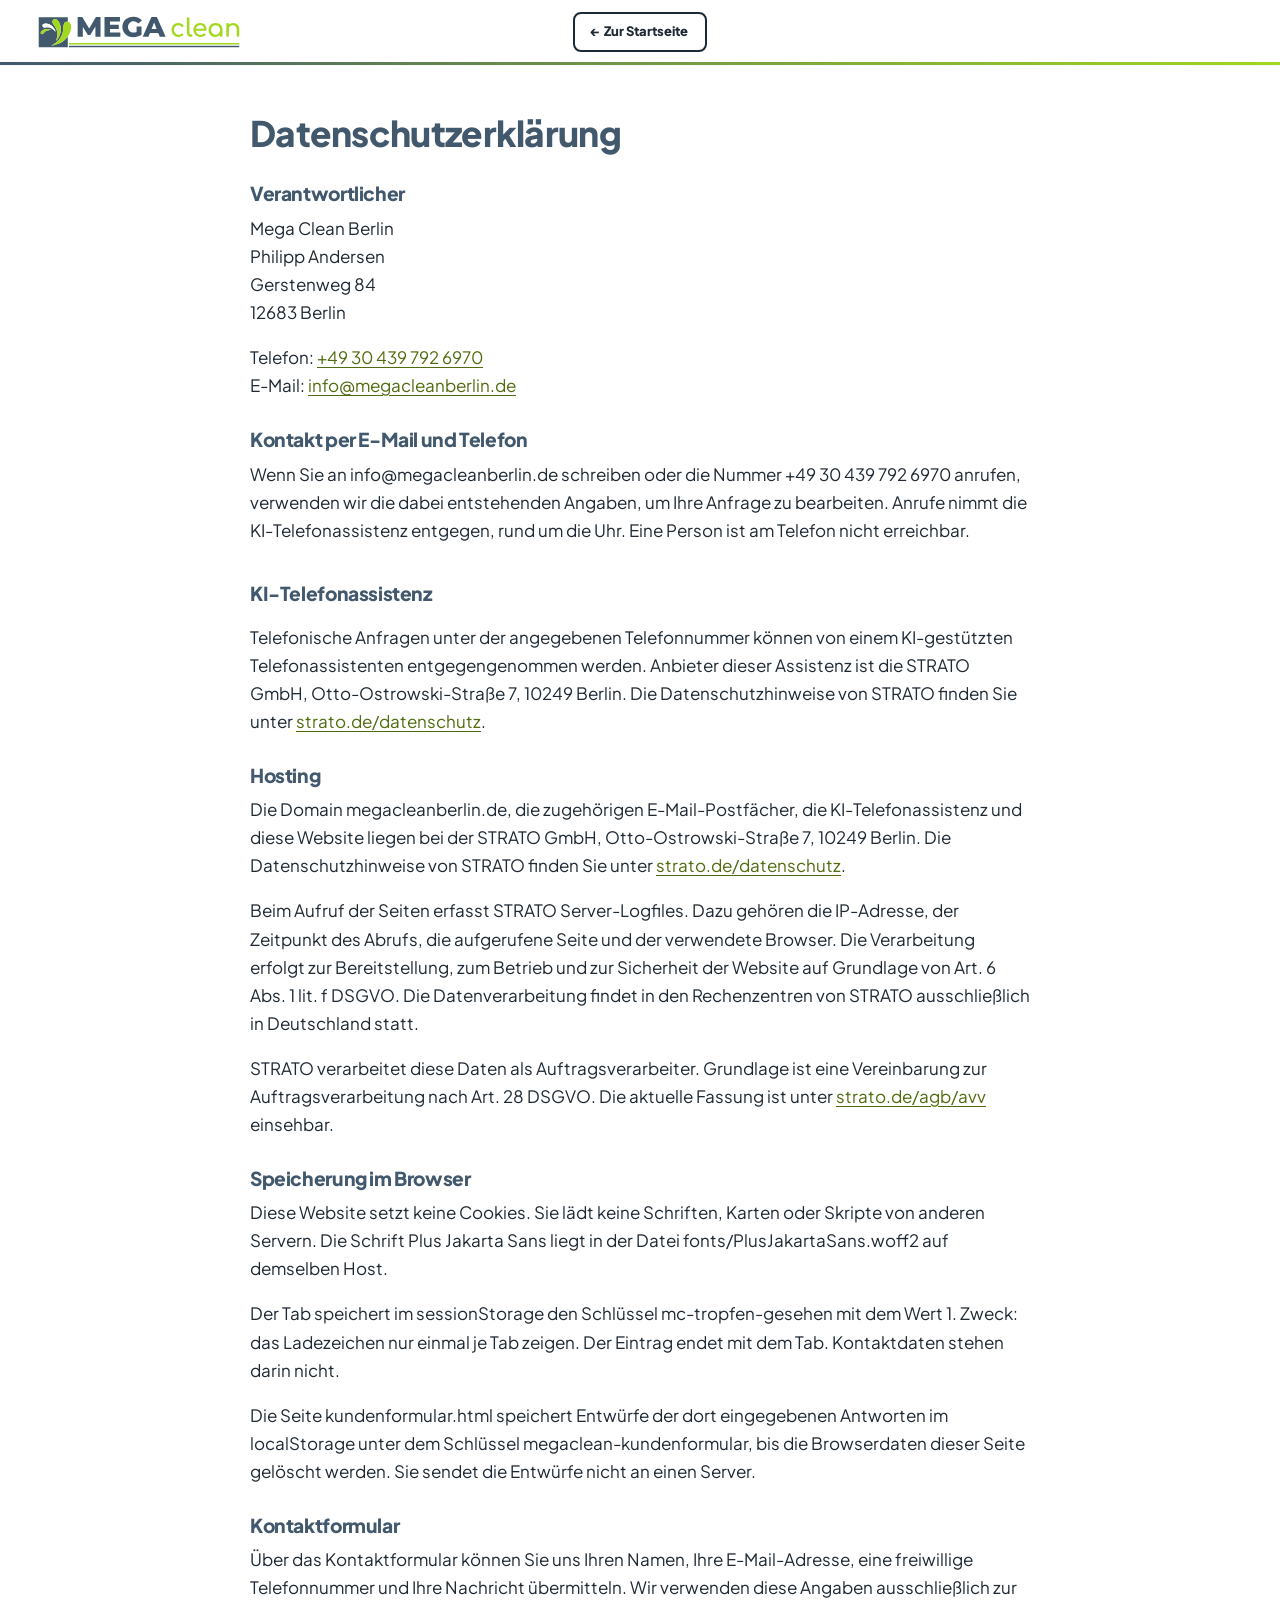
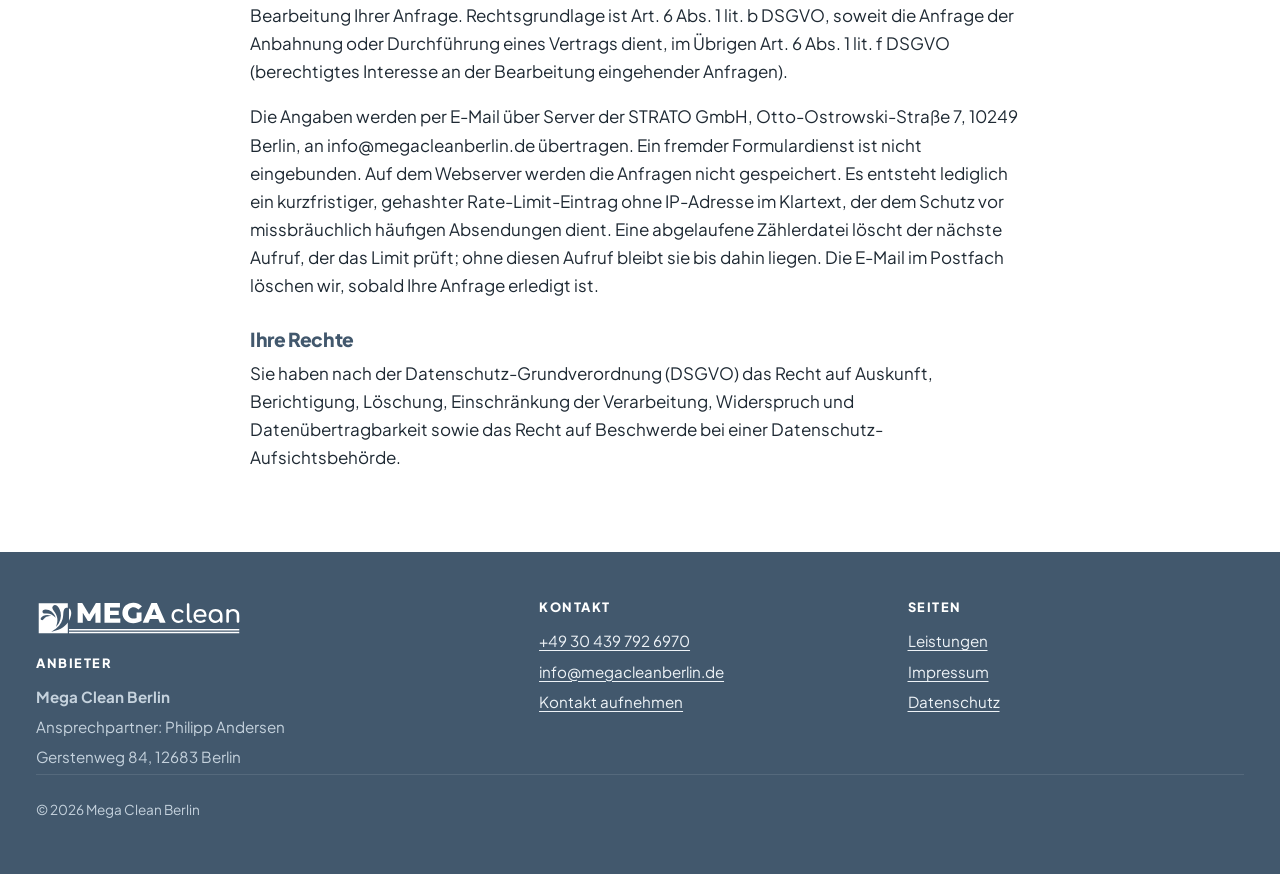
<file: datenschutz.html>
<!DOCTYPE html>
<html lang="de">
<head>
<meta charset="utf-8">
<meta name="viewport" content="width=device-width, initial-scale=1">
<title>Datenschutzerklärung | Mega Clean Berlin</title>
<link rel="icon" href="logo-mark.svg" type="image/svg+xml">
<link rel="icon" href="logo-mark.png" type="image/png" sizes="512x512">
<link rel="stylesheet" href="style.css">
</head>
<body>
<a class="sprunglink" href="#inhalt">Zum Inhalt springen</a>
<header class="kopf">
  <div class="wrap kopf__innen">
    <a class="marke" href="index.html#start" aria-label="Mega Clean Berlin – zum Seitenanfang"><img class="logo" src="logo.svg" width="227" height="40" alt="Mega Clean Berlin"></a>
    <a class="btn btn--klein btn--zweit" href="index.html">← Zur Startseite</a>
  </div>
</header>
<main id="inhalt" class="recht"><div class="wrap schmal">
<h1>Datenschutzerklärung</h1>
<h2>Verantwortlicher</h2>
<p>Mega Clean Berlin<br>Philipp Andersen<br>Gerstenweg 84<br>12683 Berlin</p>
<p>Telefon: <a href="tel:+49304397926970">+49 30 439 792 6970</a><br>E-Mail: <a href="mailto:info@megacleanberlin.de">info@megacleanberlin.de</a></p>
<h2>Kontakt per E-Mail und Telefon</h2>
<p>Wenn Sie an info@megacleanberlin.de schreiben oder die Nummer +49 30 439 792 6970 anrufen, verwenden wir die dabei entstehenden Angaben, um Ihre Anfrage zu bearbeiten. Anrufe nimmt die KI-Telefonassistenz entgegen, rund um die Uhr. Eine Person ist am Telefon nicht erreichbar.</p>
<h2 class="ki-assistenz">KI-Telefonassistenz</h2>
<p>Telefonische Anfragen unter der angegebenen Telefonnummer können von einem KI-gestützten Telefonassistenten entgegengenommen werden. Anbieter dieser Assistenz ist die STRATO GmbH, Otto-Ostrowski-Straße 7, 10249 Berlin. Die Datenschutzhinweise von STRATO finden Sie unter <a href="https://www.strato.de/datenschutz/" rel="noopener noreferrer">strato.de/datenschutz</a>.</p>
<h2>Hosting</h2>
<p>Die Domain megacleanberlin.de, die zugehörigen E-Mail-Postfächer, die KI-Telefonassistenz und diese Website liegen bei der STRATO GmbH, Otto-Ostrowski-Straße 7, 10249 Berlin. Die Datenschutzhinweise von STRATO finden Sie unter <a href="https://www.strato.de/datenschutz/" rel="noopener noreferrer">strato.de/datenschutz</a>.</p>
<p>Beim Aufruf der Seiten erfasst STRATO Server-Logfiles. Dazu gehören die IP-Adresse, der Zeitpunkt des Abrufs, die aufgerufene Seite und der verwendete Browser. Die Verarbeitung erfolgt zur Bereitstellung, zum Betrieb und zur Sicherheit der Website auf Grundlage von Art. 6 Abs. 1 lit. f DSGVO. Die Datenverarbeitung findet in den Rechenzentren von STRATO ausschließlich in Deutschland statt.</p>
<p>STRATO verarbeitet diese Daten als Auftragsverarbeiter. Grundlage ist eine Vereinbarung zur Auftragsverarbeitung nach Art. 28 DSGVO. Die aktuelle Fassung ist unter <a href="https://www.strato.de/agb/avv/" rel="noopener noreferrer">strato.de/agb/avv</a> einsehbar.</p>
<h2>Speicherung im Browser</h2>
<p>Diese Website setzt keine Cookies. Sie lädt keine Schriften, Karten oder Skripte von anderen Servern. Die Schrift Plus Jakarta Sans liegt in der Datei fonts/PlusJakartaSans.woff2 auf demselben Host.</p>
<p>Der Tab speichert im sessionStorage den Schlüssel mc-tropfen-gesehen mit dem Wert 1. Zweck: das Ladezeichen nur einmal je Tab zeigen. Der Eintrag endet mit dem Tab. Kontaktdaten stehen darin nicht.</p>
<p>Die Seite kundenformular.html speichert Entwürfe der dort eingegebenen Antworten im localStorage unter dem Schlüssel megaclean-kundenformular, bis die Browserdaten dieser Seite gelöscht werden. Sie sendet die Entwürfe nicht an einen Server.</p>
<h2>Kontaktformular</h2>
<p>Über das Kontaktformular können Sie uns Ihren Namen, Ihre E-Mail-Adresse, eine freiwillige Telefonnummer und Ihre Nachricht übermitteln. Wir verwenden diese Angaben ausschließlich zur Bearbeitung Ihrer Anfrage. Rechtsgrundlage ist Art. 6 Abs. 1 lit. b DSGVO, soweit die Anfrage der Anbahnung oder Durchführung eines Vertrags dient, im Übrigen Art. 6 Abs. 1 lit. f DSGVO (berechtigtes Interesse an der Bearbeitung eingehender Anfragen).</p>
<p>Die Angaben werden per E-Mail über Server der STRATO GmbH, Otto-Ostrowski-Straße 7, 10249 Berlin, an info@megacleanberlin.de übertragen. Ein fremder Formulardienst ist nicht eingebunden. Auf dem Webserver werden die Anfragen nicht gespeichert. Es entsteht lediglich ein kurzfristiger, gehashter Rate-Limit-Eintrag ohne IP-Adresse im Klartext, der dem Schutz vor missbräuchlich häufigen Absendungen dient. Eine abgelaufene Zählerdatei löscht der nächste Aufruf, der das Limit prüft; ohne diesen Aufruf bleibt sie bis dahin liegen. Die E-Mail im Postfach löschen wir, sobald Ihre Anfrage erledigt ist.</p>
<h2>Ihre Rechte</h2>
<p>Sie haben nach der Datenschutz-Grundverordnung (DSGVO) das Recht auf Auskunft, Berichtigung, Löschung, Einschränkung der Verarbeitung, Widerspruch und Datenübertragbarkeit sowie das Recht auf Beschwerde bei einer Datenschutz-Aufsichtsbehörde.</p>
</div></main>
<footer class="fuss">
  <div class="wrap fuss__innen">
    <div>
      <img class="logo logo--fuss" src="logo-weiss.svg" width="227" height="40" alt="Mega Clean Berlin">
      <h2>Anbieter</h2>
      <p><strong>Mega Clean Berlin</strong></p>
      <p>Ansprechpartner: Philipp Andersen</p>
      <p>Gerstenweg 84, 12683 Berlin</p>
    </div>
    <div>
      <h2>Kontakt</h2>
      <ul>
        <li><a href="tel:+49304397926970">+49 30 439 792 6970</a></li>
        <li><a href="mailto:info@megacleanberlin.de">info@megacleanberlin.de</a></li>
        <li><a href="index.html#kontakt">Kontakt aufnehmen</a></li>
      </ul>
    </div>
    <nav aria-label="Rechtliches und Seiten">
      <h2>Seiten</h2>
      <ul>
        <li><a href="index.html#leistungen">Leistungen</a></li>
        <li><a href="impressum.html">Impressum</a></li>
        <li><a href="datenschutz.html">Datenschutz</a></li>
      </ul>
    </nav>
  </div>
  <div class="wrap"><p class="fuss__copy">© 2026 Mega Clean Berlin</p></div>
</footer>
</body>
</html>
</file>
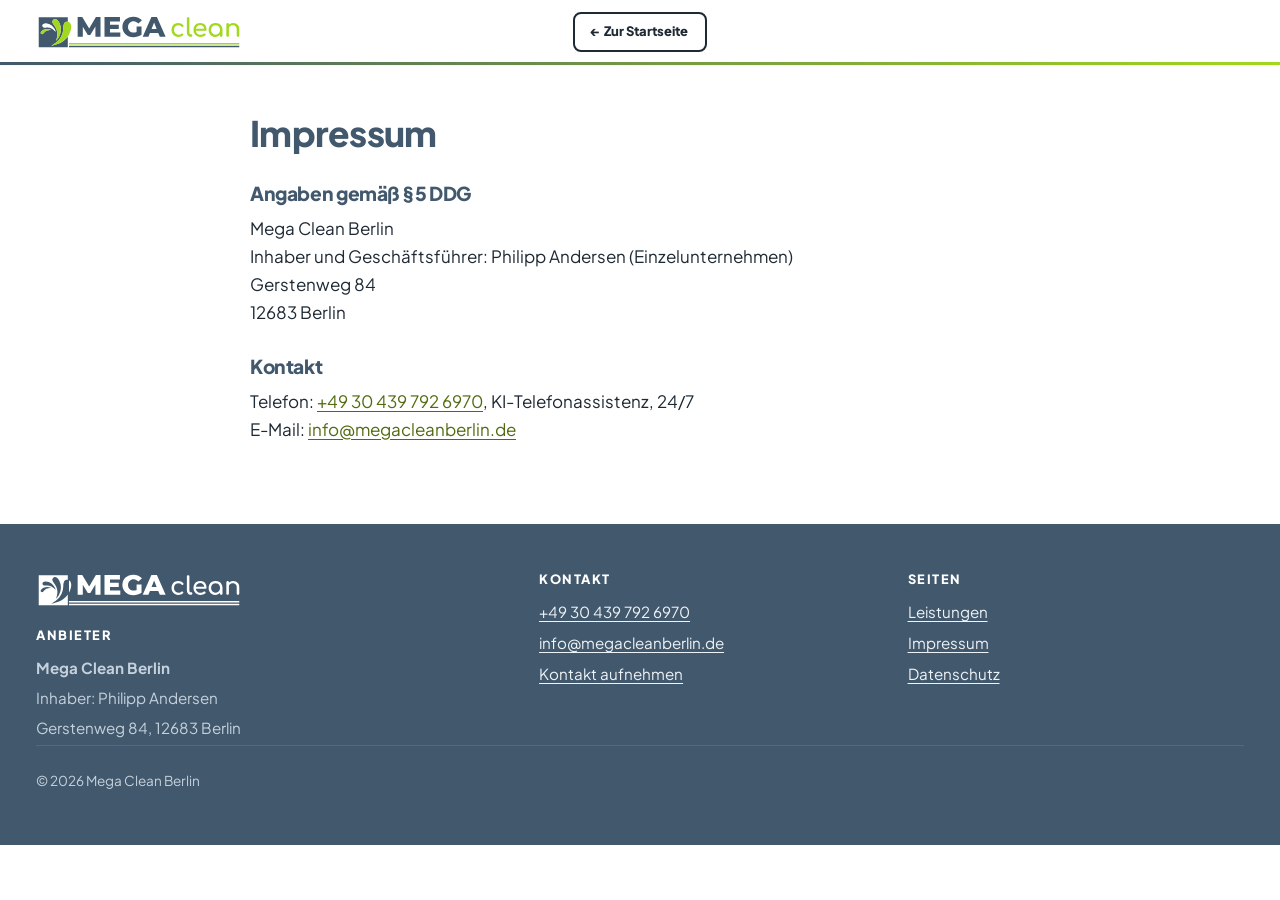
<file: impressum.html>
<!DOCTYPE html>
<html lang="de">
<head>
<meta charset="utf-8">
<meta name="viewport" content="width=device-width, initial-scale=1">
<title>Impressum | Mega Clean Berlin</title>
<link rel="icon" href="logo-mark.svg" type="image/svg+xml">
<link rel="icon" href="logo-mark.png" type="image/png" sizes="512x512">
<link rel="stylesheet" href="style.css">
</head>
<body>
<a class="sprunglink" href="#inhalt">Zum Inhalt springen</a>
<header class="kopf">
  <div class="wrap kopf__innen">
    <a class="marke" href="index.html#start" aria-label="Mega Clean Berlin – zum Seitenanfang"><img class="logo" src="logo.svg" width="227" height="40" alt="Mega Clean Berlin"></a>
    <a class="btn btn--klein btn--zweit" href="index.html">← Zur Startseite</a>
  </div>
</header>
<main id="inhalt" class="recht"><div class="wrap schmal">
<h1>Impressum</h1>
<h2>Angaben gemäß § 5 DDG</h2>
<p>Mega Clean Berlin<br>Inhaber und Geschäftsführer: Philipp Andersen (Einzelunternehmen)<br>Gerstenweg 84<br>12683 Berlin</p>
<h2>Kontakt</h2>
<p>Telefon: <a href="tel:+49304397926970">+49 30 439 792 6970</a>, KI-Telefonassistenz, 24/7<br>E-Mail: <a href="mailto:info@megacleanberlin.de">info@megacleanberlin.de</a></p>
</div></main>
<footer class="fuss">
  <div class="wrap fuss__innen">
    <div>
      <img class="logo logo--fuss" src="logo-weiss.svg" width="227" height="40" alt="Mega Clean Berlin">
      <h2>Anbieter</h2>
      <p><strong>Mega Clean Berlin</strong></p>
      <p>Inhaber: Philipp Andersen</p>
      <p>Gerstenweg 84, 12683 Berlin</p>
    </div>
    <div>
      <h2>Kontakt</h2>
      <ul>
        <li><a href="tel:+49304397926970">+49 30 439 792 6970</a></li>
        <li><a href="mailto:info@megacleanberlin.de">info@megacleanberlin.de</a></li>
        <li><a href="index.html#kontakt">Kontakt aufnehmen</a></li>
      </ul>
    </div>
    <nav aria-label="Rechtliches und Seiten">
      <h2>Seiten</h2>
      <ul>
        <li><a href="index.html#leistungen">Leistungen</a></li>
        <li><a href="impressum.html">Impressum</a></li>
        <li><a href="datenschutz.html">Datenschutz</a></li>
      </ul>
    </nav>
  </div>
  <div class="wrap"><p class="fuss__copy">© 2026 Mega Clean Berlin</p></div>
</footer>
</body>
</html>
</file>
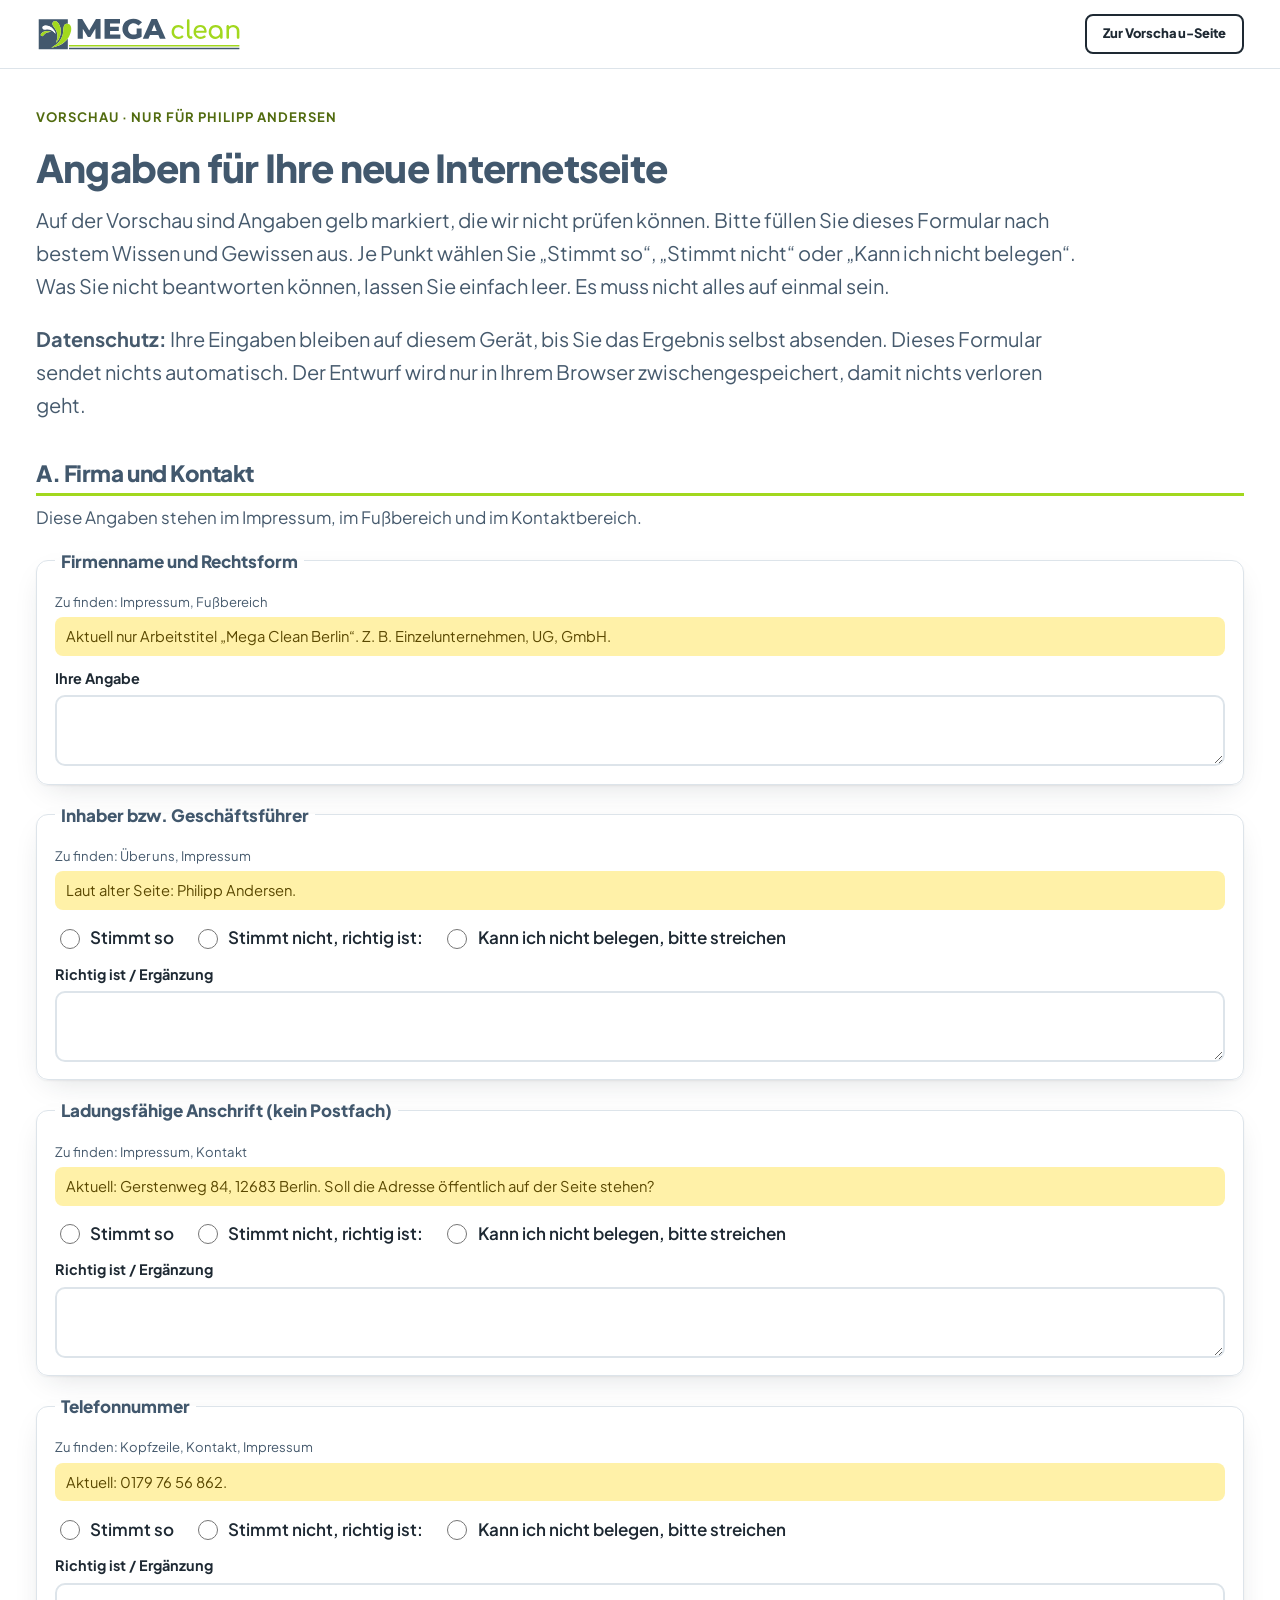
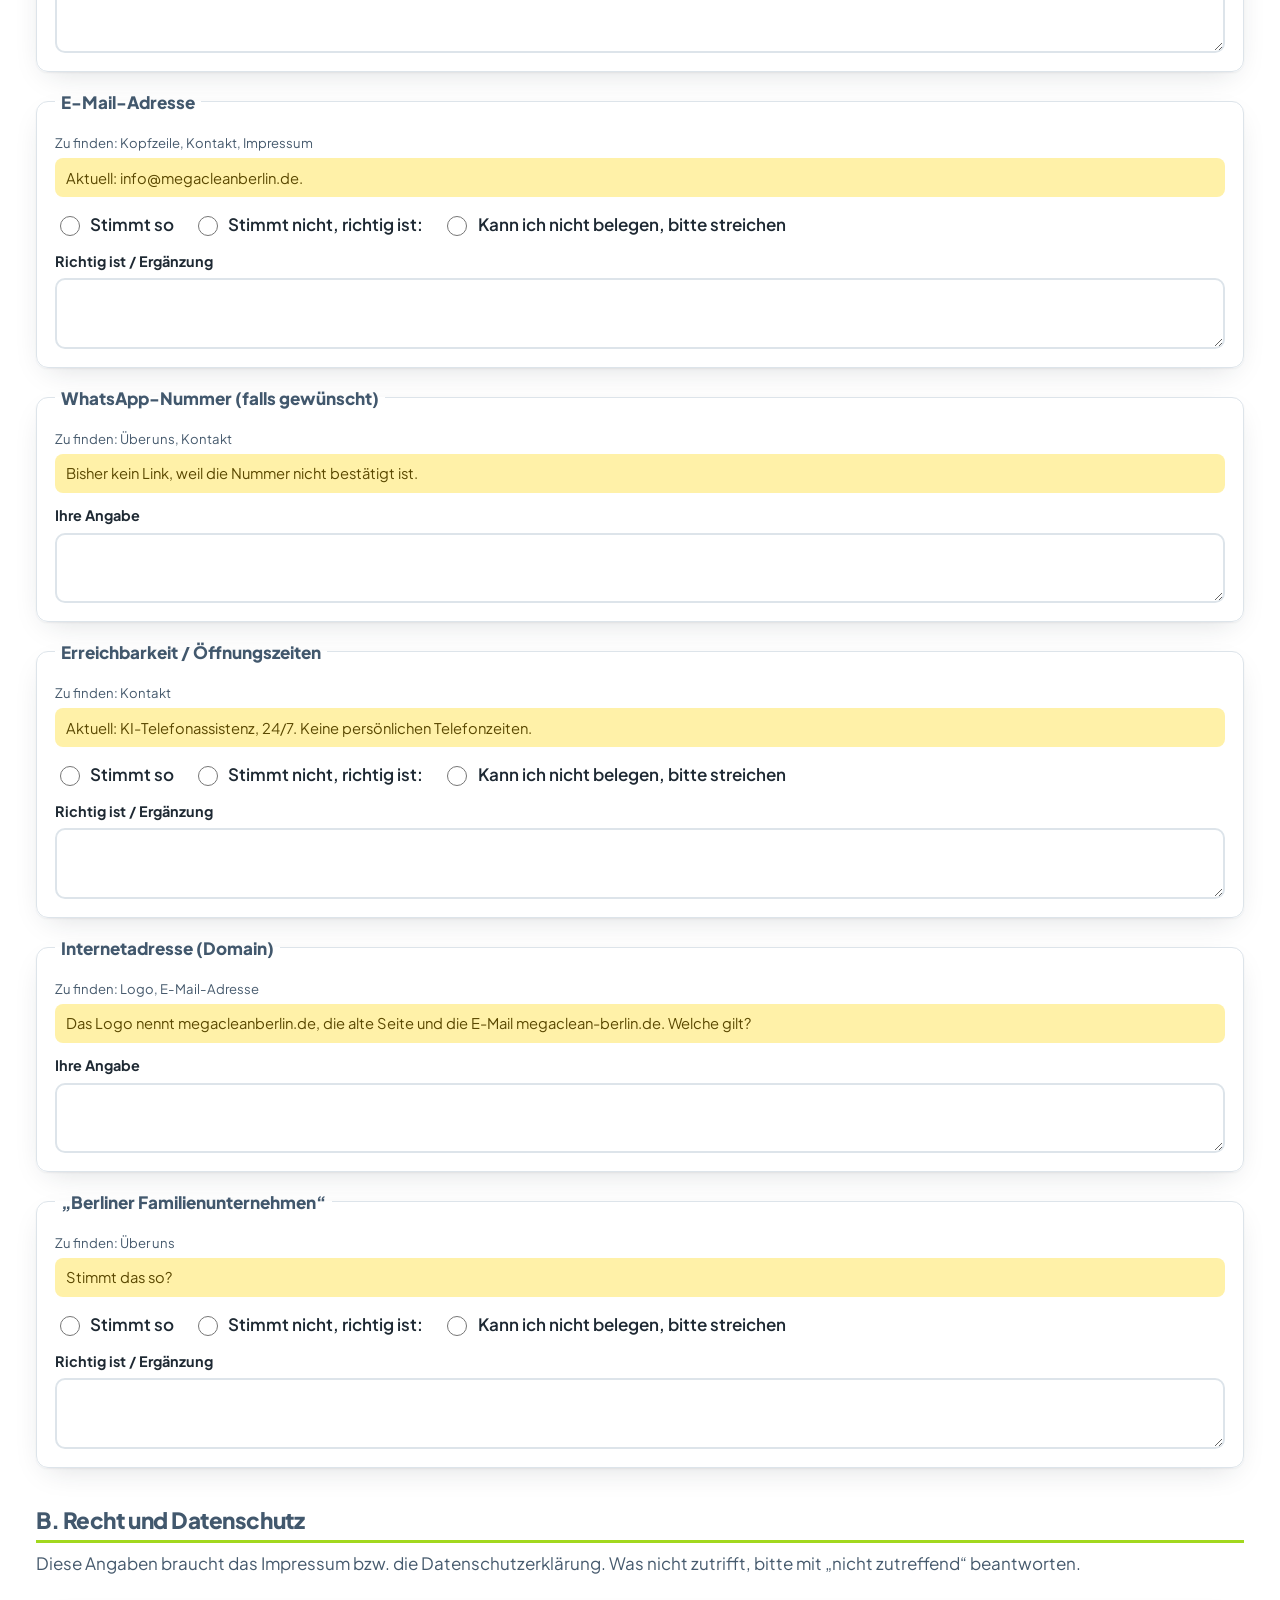
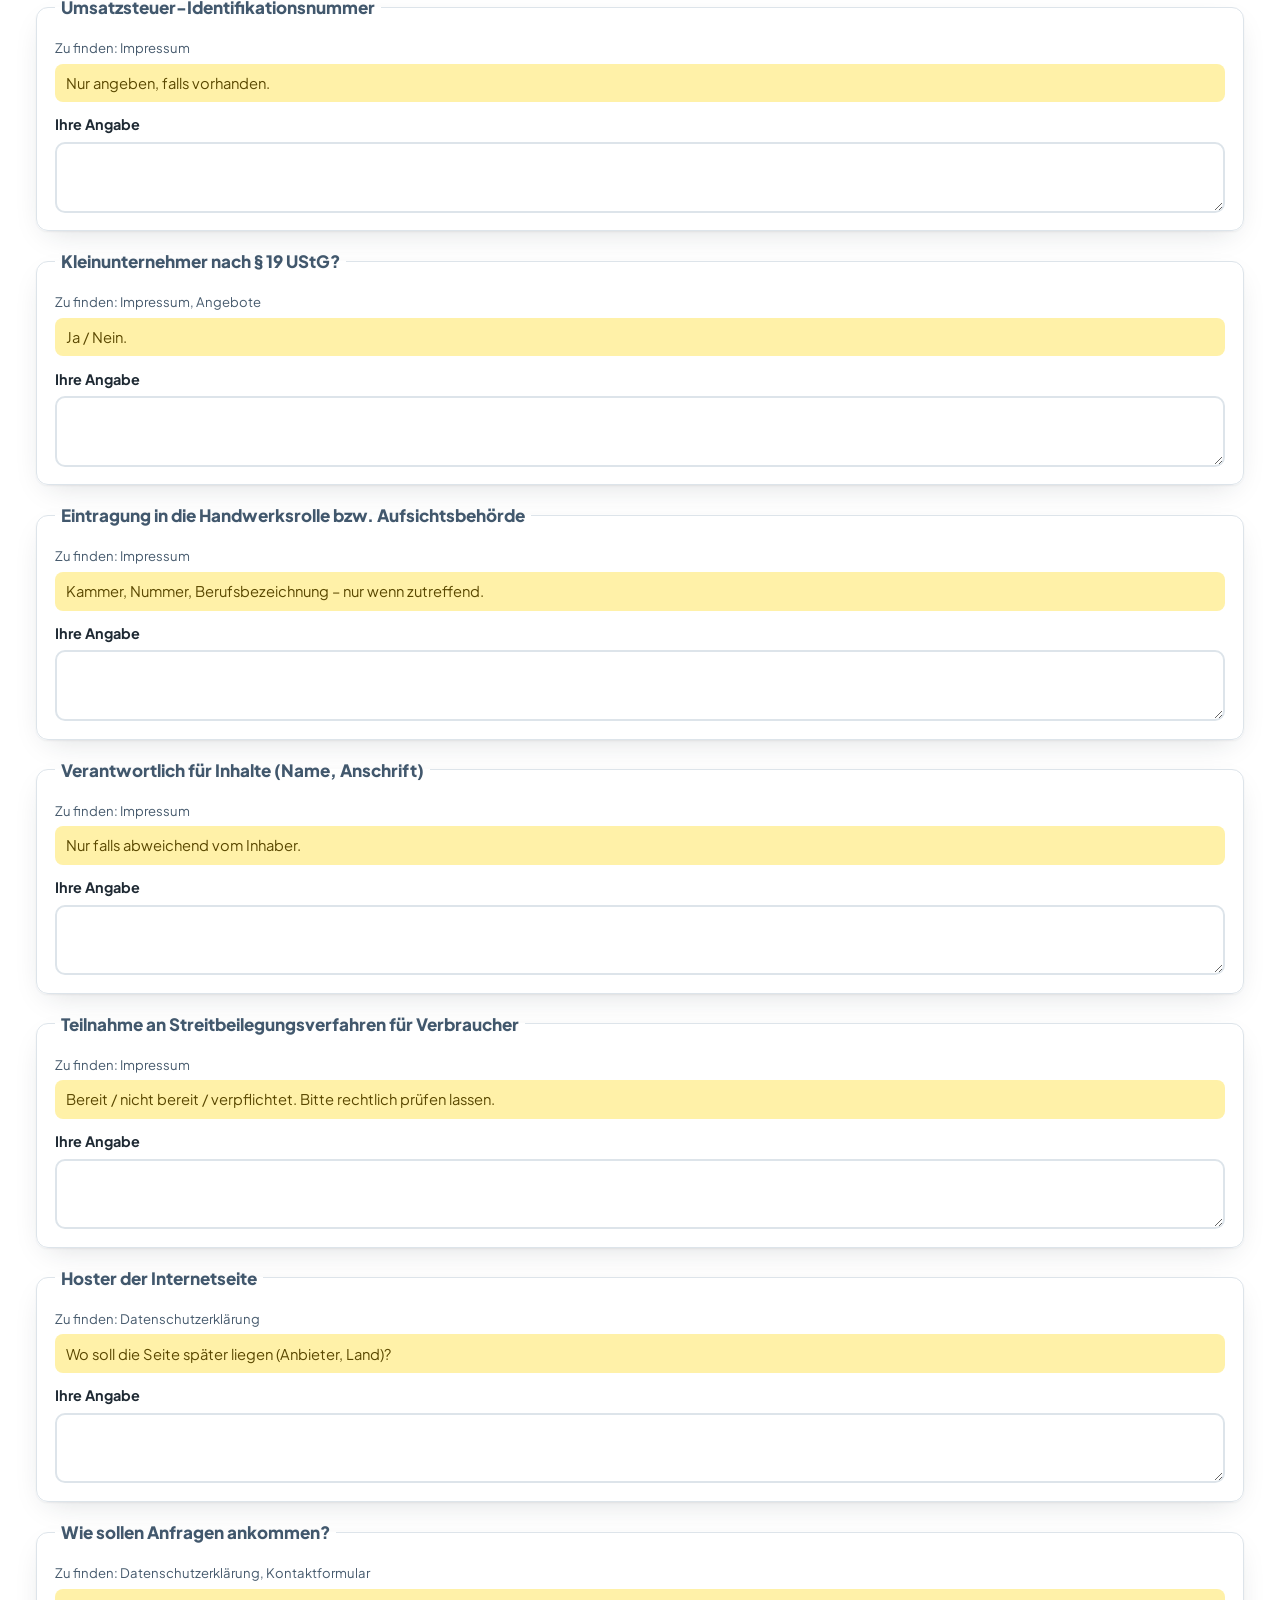
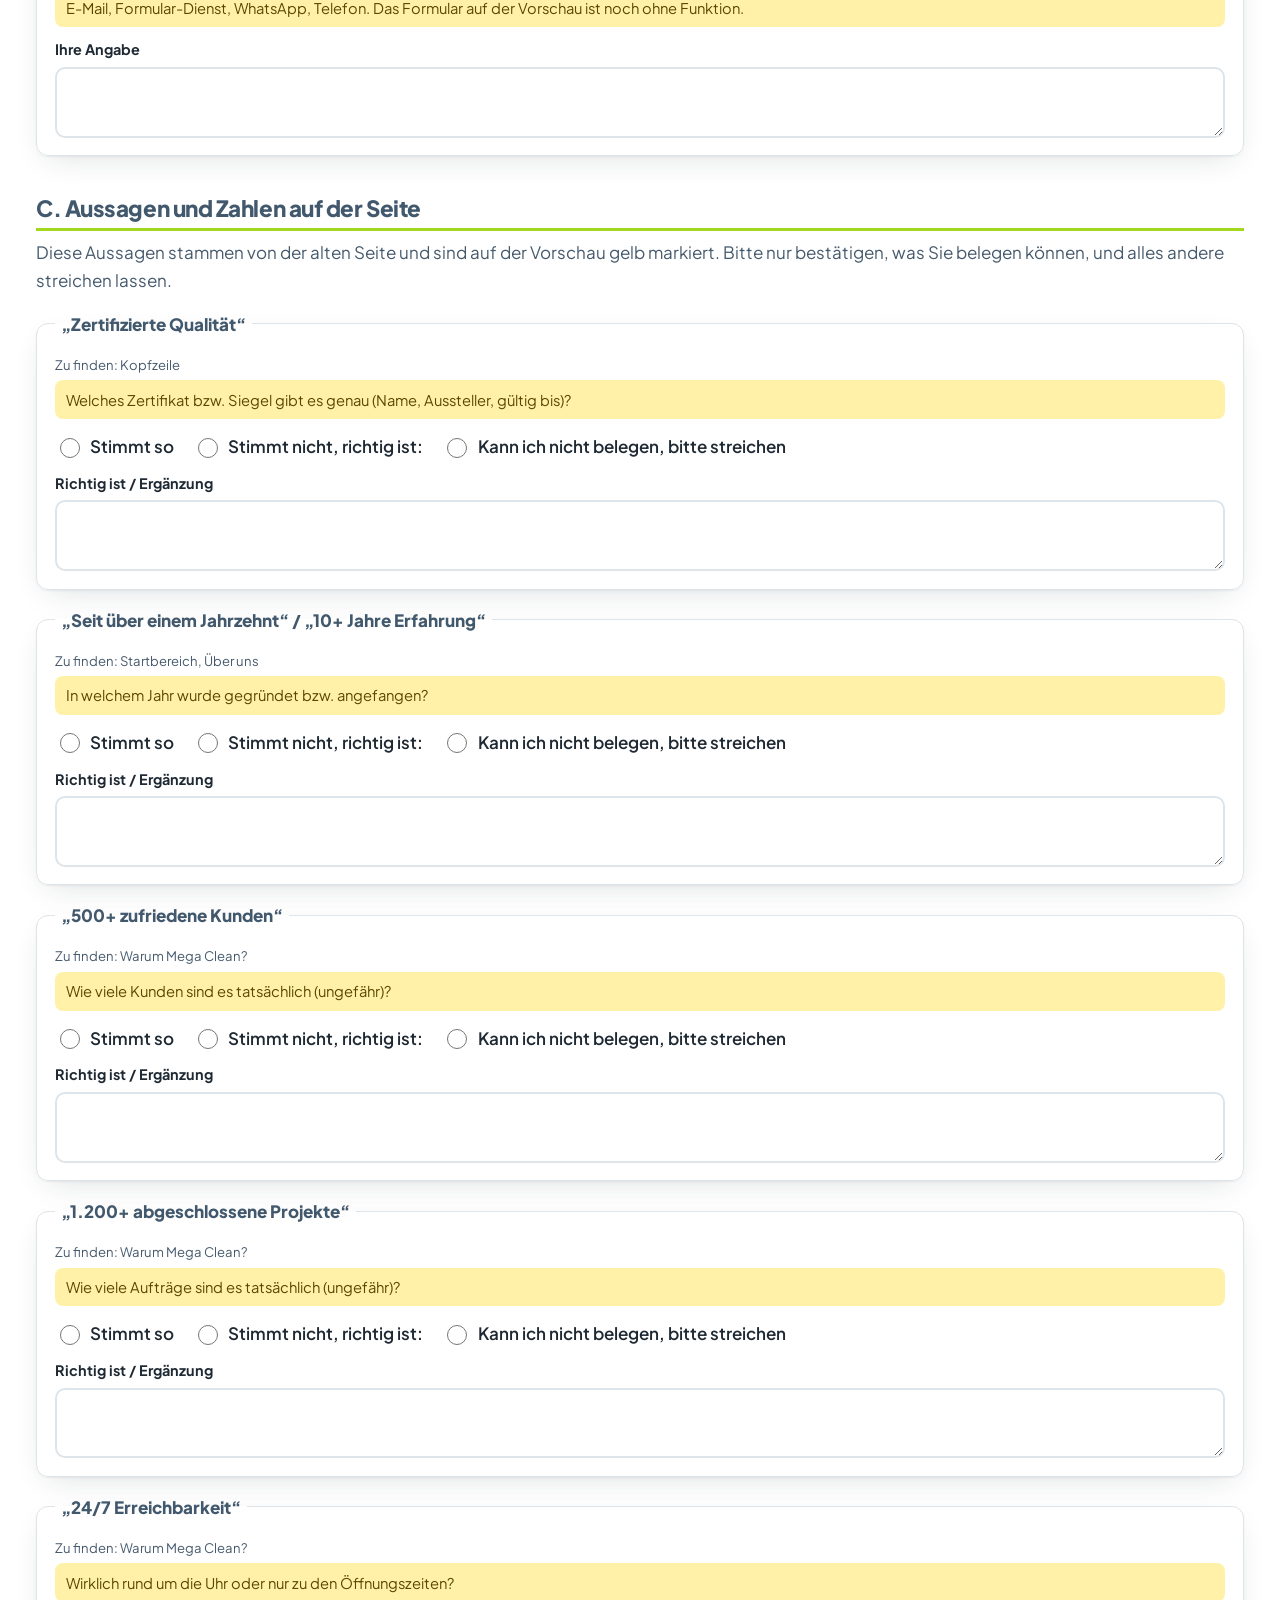
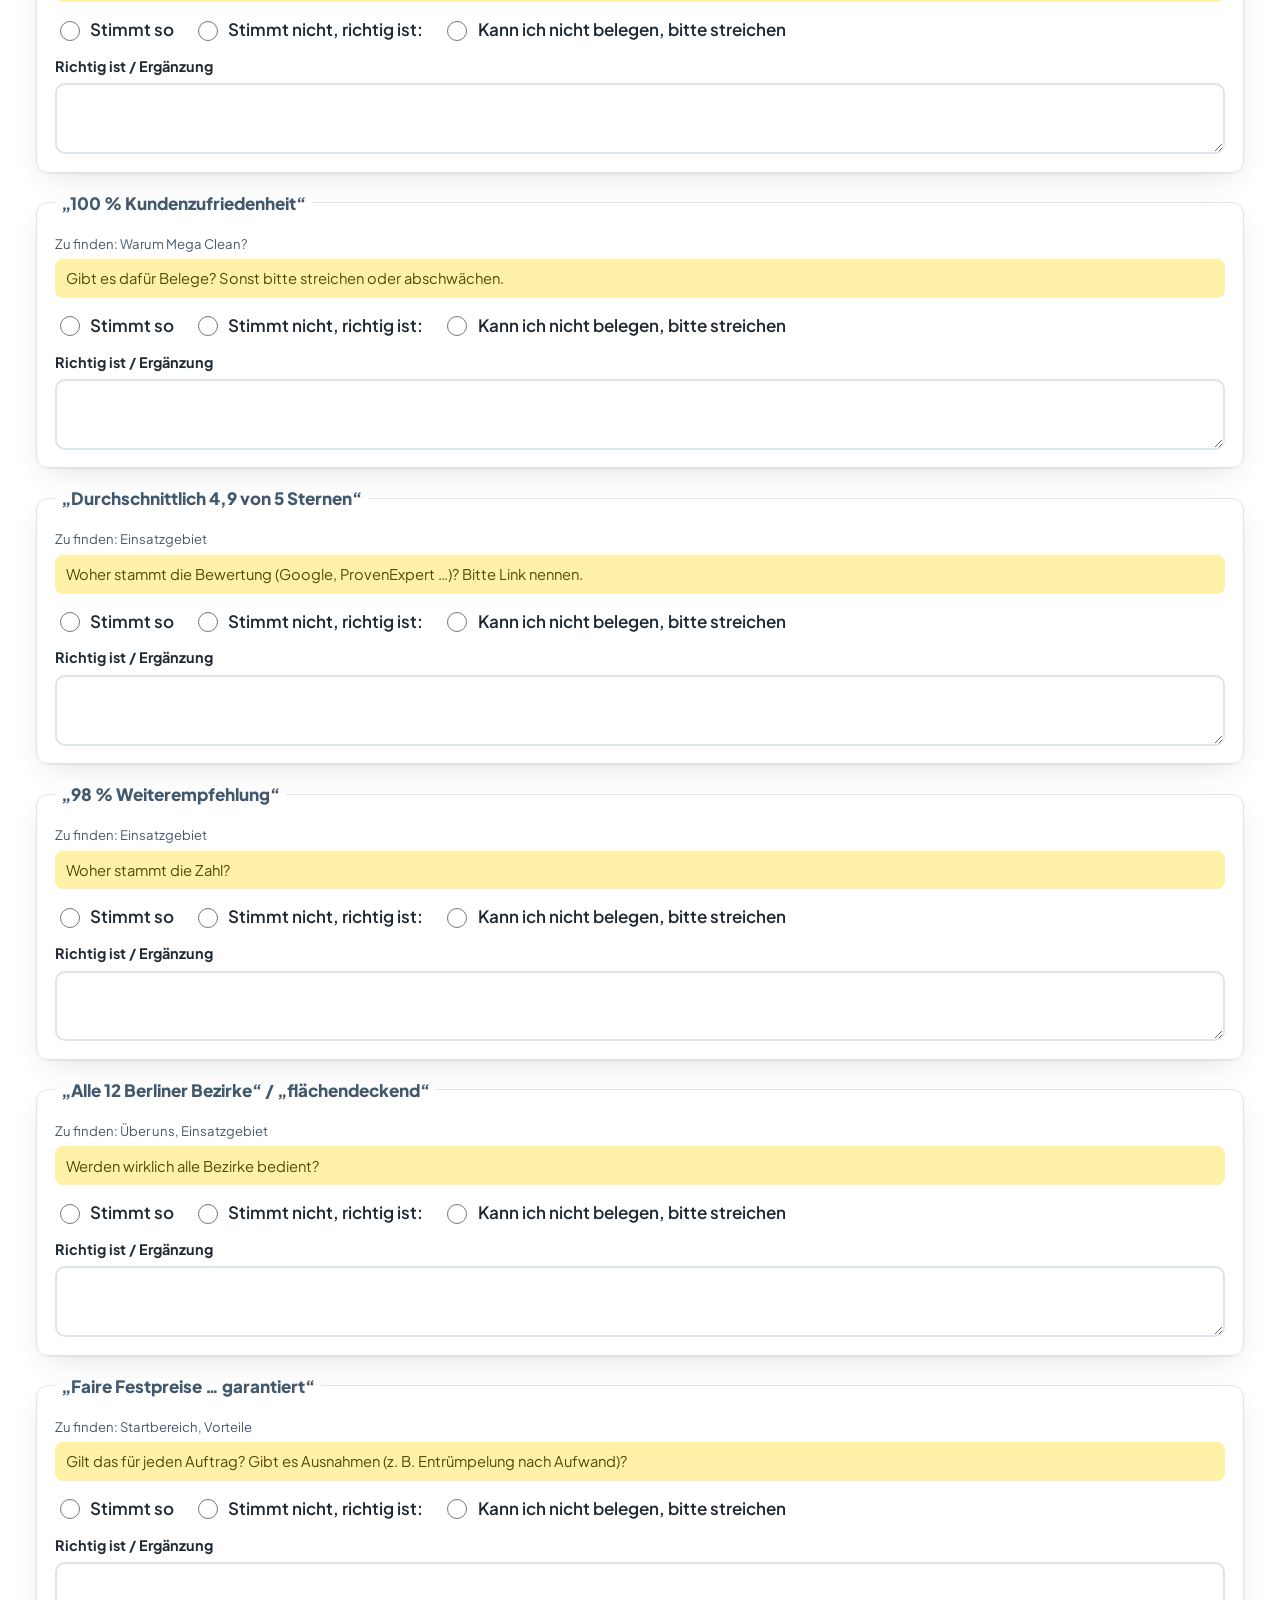
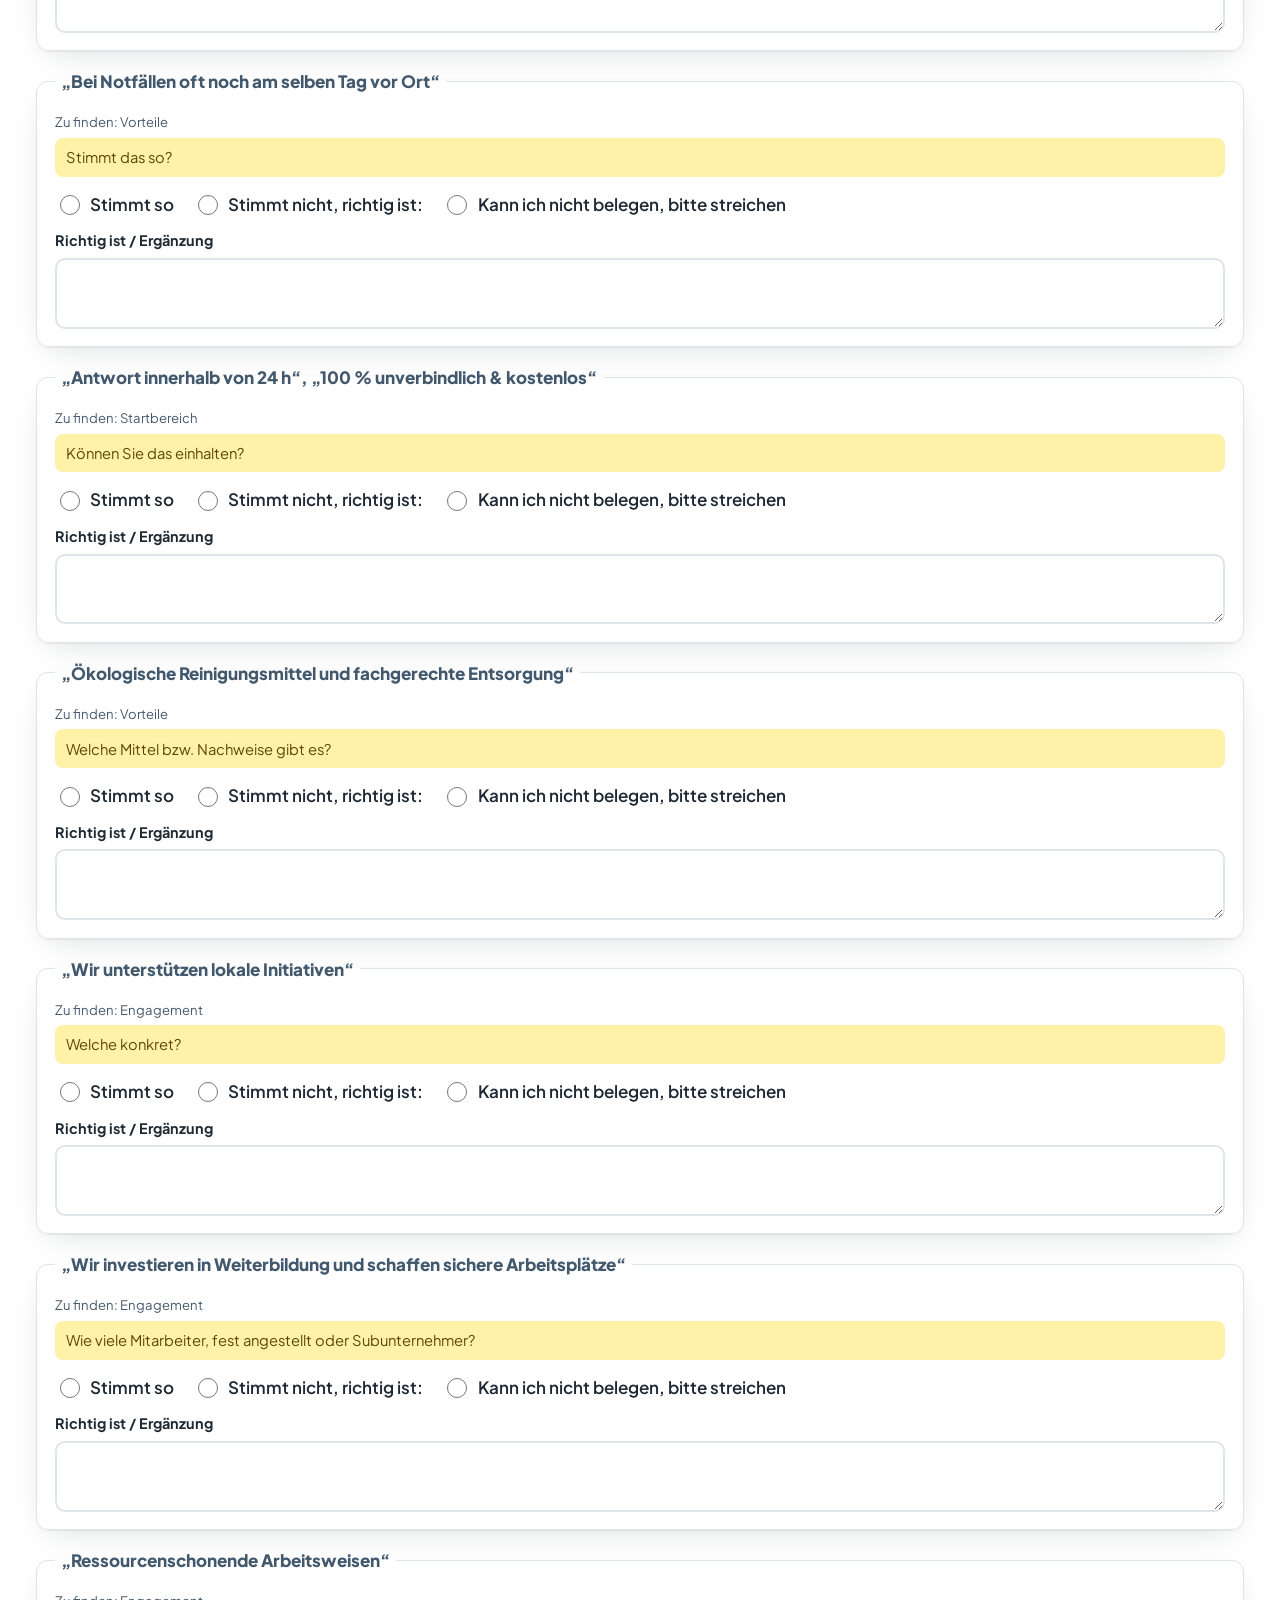
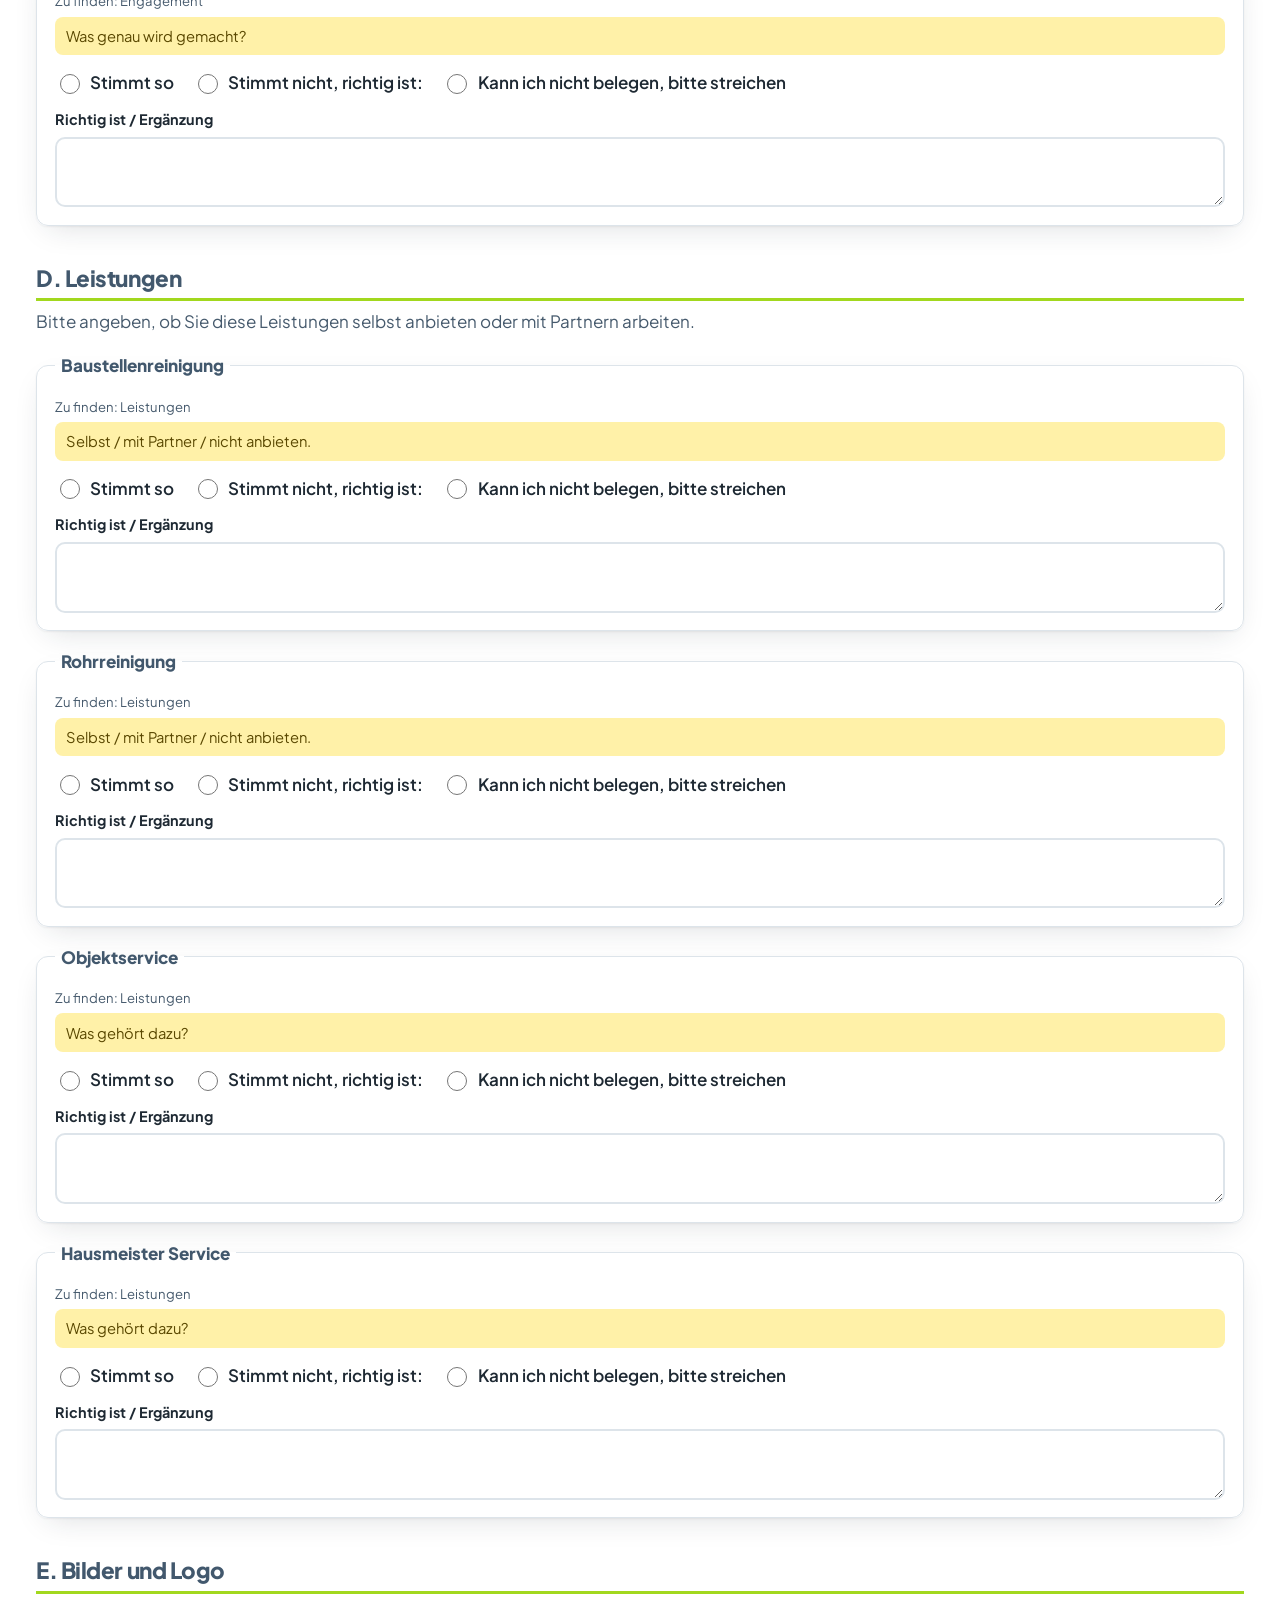
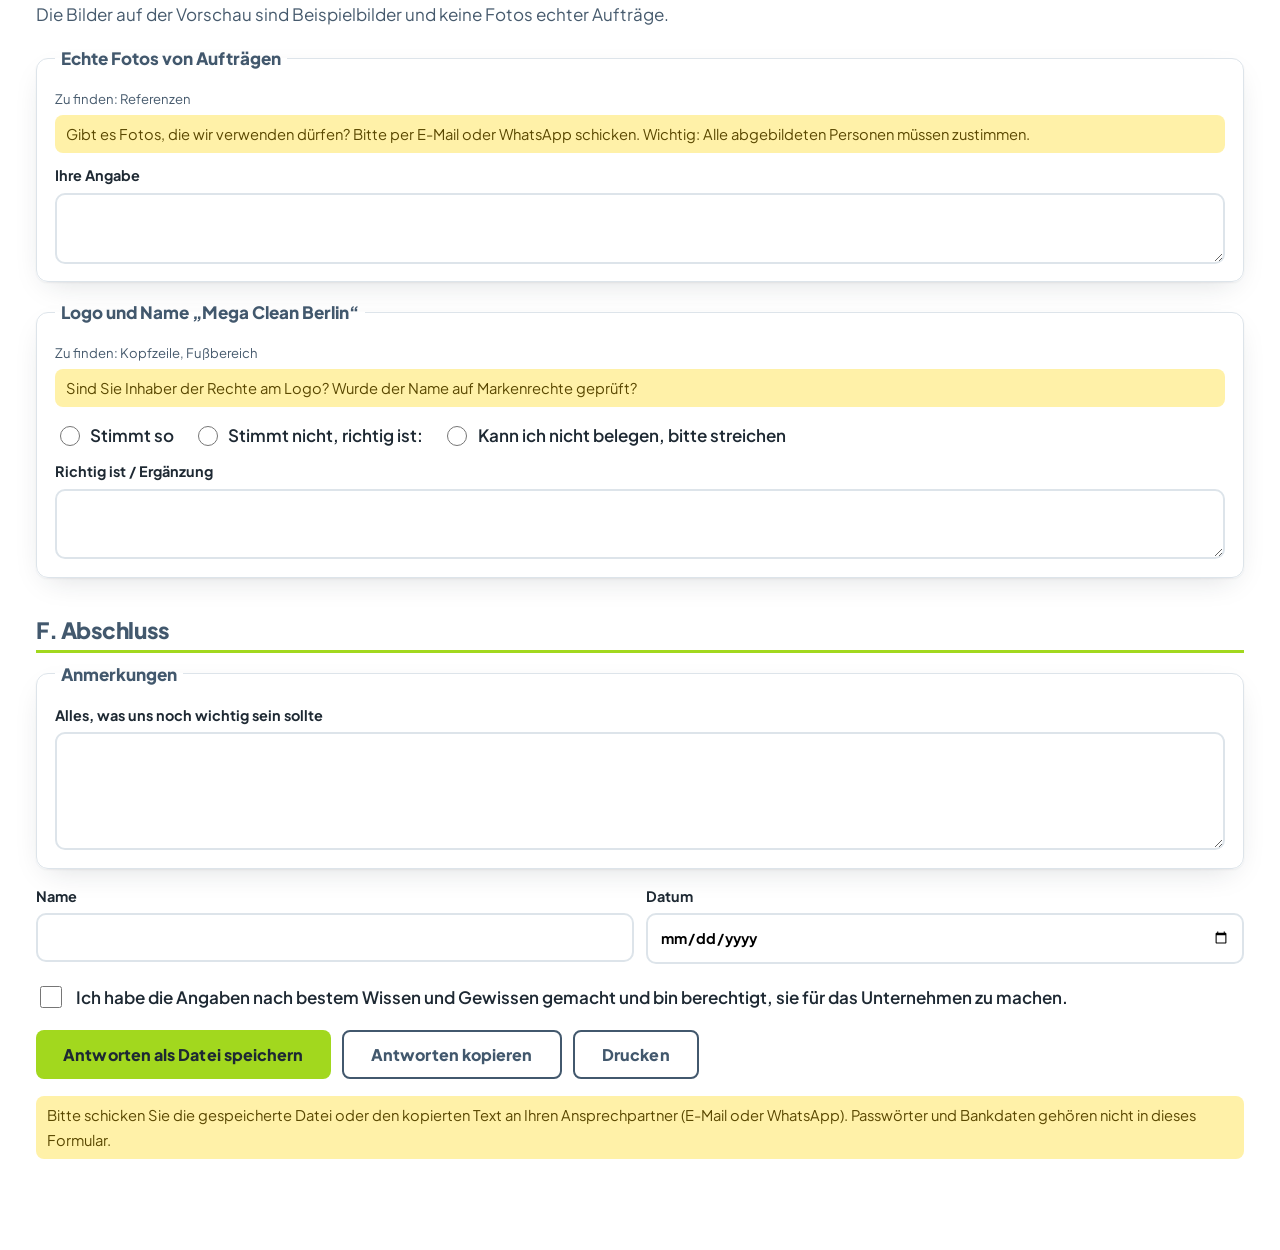
<file: kundenformular.html>
<!DOCTYPE html>
<html lang="de">
<head>
<meta charset="utf-8">
<meta name="viewport" content="width=device-width, initial-scale=1">
<title>Angaben für die Internetseite – Mega Clean Berlin</title>
<meta name="robots" content="noindex, nofollow">
<meta name="theme-color" content="#42586D">
<link rel="icon" href="logo-mark.svg" type="image/svg+xml">
<link rel="stylesheet" href="style.css">
<style>
.fk{padding:2rem 0 5rem}
.fk h1{font-size:clamp(1.7rem,4vw,2.4rem);line-height:1.15;margin:.2rem 0 .8rem;color:var(--blau)}
.fk .lead{max-width:70ch}
.blk{margin-top:2.5rem}
.blk h2{font-size:1.4rem;color:var(--blau);border-bottom:3px solid var(--gruen);padding-bottom:.4rem;margin-bottom:.4rem}
.intro{color:var(--mut);margin:.2rem 0 1rem}
.frage{background:#fff;border:1px solid var(--line);border-radius:var(--r-s);padding:1rem 1.1rem 1.1rem;margin:0 0 1rem;box-shadow:var(--sh)}
.frage legend{font-weight:800;padding:0 .4rem;color:var(--blau)}
.wo{margin:0;font-size:.82rem;color:var(--mut)}
.hint{--gelb:#fff1a8;--gelb-t:#5a4800;margin:.3rem 0 .7rem;background:var(--gelb);color:var(--gelb-t);border-radius:8px;padding:.45rem .7rem;font-size:.92rem}
.opt{display:flex;flex-wrap:wrap;gap:.4rem 1.2rem;margin-bottom:.6rem}
.opt label{display:flex;gap:.45rem;align-items:center;font-weight:600;min-height:32px}
.opt input{width:20px;height:20px;accent-color:var(--blau)}
.txt{display:block;font-weight:700;font-size:.9rem}
.txt textarea{display:block;width:100%;margin-top:.3rem;font:inherit;font-weight:400;padding:.6rem .75rem;border:2px solid var(--line);border-radius:10px;resize:vertical;background:#fff;color:var(--ink)}
.txt textarea:focus{border-color:var(--blau);outline:none}
.pers{display:grid;gap:.8rem;grid-template-columns:1fr}
@media(min-width:700px){.pers{grid-template-columns:1fr 1fr}}
.pers input[type=text],.pers input[type=date]{display:block;width:100%;margin-top:.3rem;font:inherit;padding:.65rem .75rem;border:2px solid var(--line);border-radius:10px}
.pers label{font-weight:700;font-size:.9rem}
.bestg{display:flex;gap:.7rem;align-items:flex-start;margin:1.2rem 0;font-weight:600}
.bestg input{width:22px;height:22px;margin-top:.15rem;accent-color:var(--blau);flex:none}
.aktion{display:flex;flex-wrap:wrap;gap:.7rem;margin-top:1rem}
.aktion .btn{cursor:pointer;border:0}
.aktion .btn--zweit{background:#fff;color:var(--blau);border:2px solid var(--blau)}
#meldung{margin-top:1rem;font-weight:700;color:var(--gruen-t)}
.fk__kopf{background:#fff;border-bottom:1px solid var(--line)}
.fk__kopf .wrap{display:flex;align-items:center;justify-content:space-between;min-height:68px;gap:1rem}
@media print{.aktion,.fk__kopf a.btn{display:none}.frage{break-inside:avoid;box-shadow:none}}
</style>
</head>
<body>
<svg xmlns="http://www.w3.org/2000/svg" width="0" height="0" style="position:absolute" aria-hidden="true" focusable="false"><defs><!-- Logo-Vorschau 17.11.2026: quer positiv (#mc-logo) auf hellem Grund, quer negativ (#mc-logo-neg) auf dunklem Grund. Farben unverändert aus den SVGs. --><symbol id="mc-logo" viewBox="39.9258 121.5742 226.8320 39.6172"><g><path fill-rule="nonzero" fill="#42586D" fill-opacity="1" d="M 42.925781 125.019531 L 74.949219 125.019531 L 74.949219 130.140625 C 74.757812 130.117188 74.5625 130.105469 74.359375 130.105469 C 71.375 130.105469 70.253906 131.785156 69.980469 136.683594 C 69.832031 139.289062 69.609375 140.992188 69.210938 142.476562 C 67.816406 147.734375 63.9375 152.34375 58.066406 155.710938 C 57.433594 156.078125 56.910156 156.40625 56.910156 156.445312 C 56.910156 156.484375 57.0625 156.492188 57.25 156.460938 C 65.085938 155.167969 71.21875 151.621094 74.949219 146.421875 L 74.949219 158.191406 L 42.925781 158.191406 Z M 62.101562 150.878906 C 62.101562 151.34375 64.453125 148.167969 65.3125 146.542969 C 67.90625 141.648438 68.058594 136.335938 65.746094 131.59375 C 63.734375 127.46875 60.726562 126.015625 58.710938 128.195312 C 57.390625 129.621094 57.605469 130.933594 59.609375 133.613281 C 63.722656 139.117188 64.46875 143.195312 62.515625 149.492188 C 62.289062 150.222656 62.101562 150.847656 62.101562 150.878906 Z M 60.972656 140.597656 C 61.589844 141.332031 61.667969 141.273438 61.328125 140.335938 C 59.59375 135.554688 55.207031 132.199219 50.632812 132.15625 C 48.058594 132.132812 46.585938 133.363281 47.160156 135.054688 C 47.558594 136.226562 48.566406 136.558594 51.03125 136.339844 C 54.867188 136 58.359375 137.496094 60.972656 140.597656 Z M 46.113281 143.660156 C 46.777344 143.921875 47.53125 143.613281 48.242188 142.789062 C 49.347656 141.503906 49.644531 141.203125 50.234375 140.769531 C 51.648438 139.730469 53.070312 139.273438 55.179688 139.179688 C 56.039062 139.140625 56.375 139.128906 56.382812 139.066406 C 56.390625 139.027344 56.261719 138.96875 56.050781 138.875 C 53.496094 137.714844 50.777344 137.734375 48.300781 138.929688 C 45.207031 140.417969 44.082031 142.851562 46.113281 143.660156 Z M 46.113281 143.660156 " />
<path fill-rule="nonzero" fill="#A2D81E" fill-opacity="1" d="M 56.910156 156.445312 C 56.910156 156.40625 57.433594 156.078125 58.066406 155.710938 C 63.9375 152.34375 67.816406 147.734375 69.210938 142.476562 C 69.609375 140.992188 69.832031 139.289062 69.980469 136.683594 C 70.253906 131.785156 71.375 130.105469 74.359375 130.105469 C 77.765625 130.105469 79.503906 133.625 78.46875 138.417969 C 76.410156 147.960938 68.621094 154.585938 57.25 156.460938 C 57.0625 156.492188 56.910156 156.484375 56.910156 156.445312 Z M 62.101562 150.878906 C 62.101562 150.847656 62.289062 150.222656 62.515625 149.492188 C 64.46875 143.195312 63.722656 139.117188 59.609375 133.613281 C 57.605469 130.933594 57.390625 129.621094 58.710938 128.195312 C 60.726562 126.015625 63.734375 127.46875 65.746094 131.59375 C 68.058594 136.335938 67.90625 141.648438 65.3125 146.542969 C 64.453125 148.167969 62.101562 151.34375 62.101562 150.878906 Z M 46.113281 143.660156 C 44.082031 142.851562 45.207031 140.417969 48.300781 138.929688 C 50.777344 137.734375 53.496094 137.714844 56.050781 138.875 C 56.261719 138.96875 56.390625 139.027344 56.382812 139.066406 C 56.375 139.128906 56.039062 139.140625 55.179688 139.179688 C 53.070312 139.273438 51.648438 139.730469 50.234375 140.769531 C 49.644531 141.203125 49.347656 141.503906 48.242188 142.789062 C 47.53125 143.613281 46.777344 143.921875 46.113281 143.660156 Z M 46.113281 143.660156 " />
<path fill-rule="nonzero" fill="#FFFFFF" fill-opacity="1" d="M 60.972656 140.597656 C 58.359375 137.496094 54.867188 136 51.03125 136.339844 C 48.566406 136.558594 47.558594 136.226562 47.160156 135.054688 C 46.585938 133.363281 48.058594 132.132812 50.632812 132.15625 C 55.207031 132.199219 59.59375 135.554688 61.328125 140.335938 C 61.667969 141.273438 61.589844 141.332031 60.972656 140.597656 Z M 60.972656 140.597656 " />
<path fill-rule="nonzero" fill="#42586D" fill-opacity="1" d="M 85.792969 146.695312 L 85.792969 125.007812 L 90.84375 125.007812 L 98.464844 137.523438 L 105.902344 125.007812 L 110.953125 125.007812 L 111.015625 146.695312 L 105.375 146.695312 L 105.3125 135.199219 L 99.734375 144.558594 L 97.011719 144.558594 L 91.464844 135.511719 L 91.464844 146.695312 Z M 115.351562 146.695312 L 115.351562 125.007812 L 132.363281 125.007812 L 132.363281 129.746094 L 121.425781 129.746094 L 121.425781 133.402344 L 131.058594 133.402344 L 131.058594 137.988281 L 121.425781 137.988281 L 121.425781 141.953125 L 132.765625 141.953125 L 132.765625 146.695312 Z M 147.015625 147.128906 C 145.300781 147.128906 143.710938 146.855469 142.246094 146.308594 C 140.777344 145.761719 139.511719 144.980469 138.449219 143.96875 C 137.386719 142.957031 136.554688 141.761719 135.957031 140.390625 C 135.355469 139.015625 135.058594 137.503906 135.058594 135.851562 C 135.058594 134.199219 135.355469 132.683594 135.957031 131.3125 C 136.554688 129.9375 137.390625 128.746094 138.464844 127.734375 C 139.539062 126.722656 140.816406 125.941406 142.292969 125.394531 C 143.769531 124.847656 145.386719 124.574219 147.140625 124.574219 C 149.183594 124.574219 151.011719 124.914062 152.625 125.59375 C 154.234375 126.277344 155.566406 127.257812 156.621094 128.539062 L 152.71875 132.070312 C 151.972656 131.265625 151.171875 130.660156 150.316406 130.257812 C 149.460938 129.855469 148.503906 129.652344 147.449219 129.652344 C 146.519531 129.652344 145.675781 129.796875 144.910156 130.085938 C 144.144531 130.378906 143.496094 130.796875 142.957031 131.34375 C 142.421875 131.890625 142.003906 132.539062 141.703125 133.292969 C 141.402344 134.046875 141.253906 134.902344 141.253906 135.851562 C 141.253906 136.757812 141.402344 137.597656 141.703125 138.359375 C 142.003906 139.125 142.421875 139.78125 142.957031 140.328125 C 143.496094 140.875 144.140625 141.296875 144.894531 141.597656 C 145.648438 141.898438 146.480469 142.046875 147.386719 142.046875 C 148.296875 142.046875 149.183594 141.890625 150.054688 141.582031 C 150.257812 141.519531 150.476562 141.4375 150.703125 141.335938 L 150.703125 135.386719 L 156.125 135.386719 L 156.125 144.371094 C 154.886719 145.257812 153.449219 145.941406 151.820312 146.417969 C 150.1875 146.890625 148.585938 147.128906 147.015625 147.128906 Z M 157.425781 146.695312 L 167 125.007812 L 173.042969 125.007812 L 182.648438 146.695312 L 176.265625 146.695312 L 174.5625 142.480469 L 165.390625 142.480469 L 163.6875 146.695312 Z M 172.765625 137.957031 L 169.976562 131.015625 L 167.1875 137.957031 Z M 172.765625 137.957031 " />
<path fill-rule="nonzero" fill="#A2D81E" fill-opacity="1" d="M 196.8125 146.804688 C 195.332031 146.804688 194.015625 146.46875 192.859375 145.792969 C 191.703125 145.117188 190.796875 144.203125 190.140625 143.046875 C 189.480469 141.886719 189.152344 140.578125 189.152344 139.117188 C 189.152344 137.617188 189.476562 136.285156 190.125 135.121094 C 190.773438 133.957031 191.660156 133.042969 192.789062 132.386719 C 193.917969 131.730469 195.214844 131.402344 196.675781 131.402344 C 197.765625 131.402344 198.765625 131.609375 199.671875 132.027344 C 200.578125 132.441406 201.394531 133.066406 202.117188 133.898438 C 202.375 134.195312 202.464844 134.5 202.394531 134.816406 C 202.320312 135.128906 202.117188 135.40625 201.78125 135.648438 C 201.523438 135.832031 201.238281 135.894531 200.921875 135.828125 C 200.605469 135.765625 200.320312 135.601562 200.0625 135.34375 C 199.15625 134.382812 198.027344 133.898438 196.675781 133.898438 C 195.730469 133.898438 194.898438 134.117188 194.175781 134.550781 C 193.457031 134.988281 192.890625 135.59375 192.484375 136.371094 C 192.078125 137.148438 191.875 138.0625 191.875 139.117188 C 191.875 140.117188 192.082031 141.003906 192.5 141.78125 C 192.914062 142.558594 193.492188 143.175781 194.234375 143.628906 C 194.972656 144.082031 195.832031 144.308594 196.8125 144.308594 C 197.460938 144.308594 198.03125 144.230469 198.519531 144.070312 C 199.011719 143.914062 199.460938 143.667969 199.867188 143.335938 C 200.164062 143.097656 200.46875 142.960938 200.78125 142.933594 C 201.097656 142.90625 201.375 142.996094 201.617188 143.199219 C 201.929688 143.457031 202.105469 143.75 202.144531 144.070312 C 202.179688 144.394531 202.070312 144.6875 201.808594 144.945312 C 200.476562 146.1875 198.8125 146.804688 196.8125 146.804688 Z M 210.21875 146.695312 C 209.40625 146.695312 208.683594 146.472656 208.054688 146.027344 C 207.425781 145.585938 206.933594 144.980469 206.582031 144.210938 C 206.230469 143.441406 206.054688 142.558594 206.054688 141.558594 L 206.054688 126.40625 C 206.054688 126 206.1875 125.667969 206.445312 125.40625 C 206.703125 125.148438 207.035156 125.019531 207.445312 125.019531 C 207.851562 125.019531 208.183594 125.148438 208.441406 125.40625 C 208.703125 125.667969 208.832031 126 208.832031 126.40625 L 208.832031 141.558594 C 208.832031 142.246094 208.960938 142.808594 209.21875 143.253906 C 209.480469 143.699219 209.8125 143.917969 210.21875 143.917969 L 210.914062 143.917969 C 211.285156 143.917969 211.585938 144.050781 211.816406 144.308594 C 212.046875 144.566406 212.164062 144.898438 212.164062 145.308594 C 212.164062 145.714844 211.988281 146.046875 211.636719 146.304688 C 211.285156 146.566406 210.832031 146.695312 210.273438 146.695312 Z M 221.238281 146.804688 C 219.703125 146.804688 218.335938 146.476562 217.144531 145.820312 C 215.949219 145.164062 215.015625 144.257812 214.339844 143.101562 C 213.664062 141.945312 213.328125 140.617188 213.328125 139.117188 C 213.328125 137.601562 213.648438 136.265625 214.285156 135.105469 C 214.925781 133.949219 215.808594 133.042969 216.9375 132.386719 C 218.066406 131.730469 219.359375 131.402344 220.820312 131.402344 C 222.265625 131.402344 223.503906 131.722656 224.539062 132.359375 C 225.578125 132.996094 226.367188 133.875 226.914062 134.996094 C 227.460938 136.117188 227.734375 137.40625 227.734375 138.867188 C 227.734375 139.21875 227.613281 139.511719 227.371094 139.742188 C 227.132812 139.972656 226.824219 140.089844 226.457031 140.089844 L 215.910156 140.089844 C 216 140.71875 216.207031 141.300781 216.519531 141.835938 C 216.984375 142.632812 217.621094 143.261719 218.433594 143.726562 C 219.25 144.1875 220.183594 144.417969 221.238281 144.417969 C 221.8125 144.417969 222.398438 144.3125 223 144.101562 C 223.601562 143.886719 224.085938 143.640625 224.457031 143.363281 C 224.734375 143.160156 225.035156 143.054688 225.359375 143.046875 C 225.683594 143.035156 225.964844 143.132812 226.207031 143.335938 C 226.519531 143.613281 226.6875 143.917969 226.707031 144.253906 C 226.722656 144.585938 226.578125 144.871094 226.261719 145.113281 C 225.632812 145.613281 224.851562 146.019531 223.917969 146.335938 C 222.980469 146.648438 222.089844 146.804688 221.238281 146.804688 Z M 215.9375 137.867188 L 225.179688 137.867188 C 225.105469 137.257812 224.9375 136.683594 224.679688 136.148438 C 224.328125 135.425781 223.828125 134.851562 223.179688 134.425781 C 222.535156 134 221.746094 133.789062 220.820312 133.789062 C 219.765625 133.789062 218.863281 134.019531 218.117188 134.484375 C 217.367188 134.945312 216.796875 135.574219 216.410156 136.371094 C 216.1875 136.832031 216.03125 137.332031 215.9375 137.867188 Z M 237.113281 146.804688 C 235.761719 146.804688 234.550781 146.46875 233.476562 145.792969 C 232.40625 145.117188 231.558594 144.203125 230.9375 143.046875 C 230.320312 141.886719 230.007812 140.578125 230.007812 139.117188 C 230.007812 137.65625 230.347656 136.34375 231.023438 135.175781 C 231.695312 134.011719 232.613281 133.089844 233.769531 132.414062 C 234.925781 131.738281 236.226562 131.402344 237.667969 131.402344 C 239.113281 131.402344 240.40625 131.738281 241.554688 132.414062 C 242.703125 133.089844 243.613281 134.011719 244.289062 135.175781 C 244.964844 136.34375 245.300781 137.65625 245.300781 139.117188 L 245.300781 145.308594 C 245.300781 145.714844 245.167969 146.050781 244.898438 146.320312 C 244.628906 146.589844 244.292969 146.722656 243.886719 146.722656 C 243.480469 146.722656 243.140625 146.589844 242.871094 146.320312 C 242.605469 146.050781 242.46875 145.714844 242.46875 145.308594 L 242.46875 144.28125 C 241.988281 144.871094 241.414062 145.371094 240.75 145.777344 C 239.675781 146.464844 238.464844 146.804688 237.113281 146.804688 Z M 237.667969 144.308594 C 238.613281 144.308594 239.453125 144.082031 240.195312 143.628906 C 240.933594 143.175781 241.515625 142.554688 241.941406 141.769531 C 242.367188 140.980469 242.582031 140.097656 242.582031 139.117188 C 242.582031 138.117188 242.367188 137.226562 241.941406 136.441406 C 241.515625 135.652344 240.933594 135.035156 240.195312 134.578125 C 239.453125 134.125 238.613281 133.898438 237.667969 133.898438 C 236.742188 133.898438 235.90625 134.125 235.15625 134.578125 C 234.40625 135.035156 233.816406 135.652344 233.378906 136.441406 C 232.945312 137.226562 232.730469 138.117188 232.730469 139.117188 C 232.730469 140.097656 232.945312 140.980469 233.378906 141.769531 C 233.816406 142.554688 234.40625 143.175781 235.15625 143.628906 C 235.90625 144.082031 236.742188 144.308594 237.667969 144.308594 Z M 262.34375 146.722656 C 261.9375 146.722656 261.597656 146.589844 261.328125 146.320312 C 261.0625 146.050781 260.925781 145.714844 260.925781 145.308594 L 260.925781 138.480469 C 260.925781 137.425781 260.734375 136.5625 260.34375 135.898438 C 259.957031 135.230469 259.433594 134.738281 258.777344 134.414062 C 258.121094 134.089844 257.367188 133.925781 256.515625 133.925781 C 255.738281 133.925781 255.035156 134.085938 254.40625 134.398438 C 253.777344 134.714844 253.277344 135.136719 252.90625 135.664062 C 252.535156 136.191406 252.351562 136.796875 252.351562 137.480469 L 252.351562 145.308594 C 252.351562 145.714844 252.222656 146.050781 251.960938 146.320312 C 251.703125 146.589844 251.359375 146.722656 250.9375 146.722656 C 250.527344 146.722656 250.191406 146.589844 249.921875 146.320312 C 249.652344 146.050781 249.519531 145.714844 249.519531 145.308594 L 249.519531 132.929688 C 249.519531 132.503906 249.652344 132.160156 249.921875 131.902344 C 250.191406 131.644531 250.527344 131.511719 250.9375 131.511719 C 251.359375 131.511719 251.703125 131.644531 251.960938 131.902344 C 252.222656 132.160156 252.351562 132.503906 252.351562 132.929688 L 252.351562 133.234375 C 252.757812 132.828125 253.230469 132.476562 253.765625 132.179688 C 254.746094 131.644531 255.847656 131.375 257.070312 131.375 C 258.347656 131.375 259.488281 131.648438 260.496094 132.191406 C 261.503906 132.738281 262.300781 133.539062 262.882812 134.59375 C 263.46875 135.648438 263.757812 136.945312 263.757812 138.480469 L 263.757812 145.308594 C 263.757812 145.714844 263.625 146.050781 263.355469 146.320312 C 263.085938 146.589844 262.75 146.722656 262.34375 146.722656 Z M 262.34375 146.722656 " />
<path fill-rule="nonzero" fill="#A2D81E" fill-opacity="1" d="M 76.25 153.417969 L 263.757812 153.417969 L 263.757812 155.152344 L 76.25 155.152344 Z M 76.25 153.417969 " />
<path fill-rule="nonzero" fill="#42586D" fill-opacity="1" d="M 76.25 156.453125 L 263.757812 156.453125 L 263.757812 158.191406 L 76.25 158.191406 Z M 76.25 156.453125 " />
</g></symbol><symbol id="mc-logo-neg" viewBox="39.9258 423.5664 226.8320 39.6172"><g><path fill-rule="nonzero" fill="#E8E8E8" fill-opacity="1" d="M 42.925781 427.011719 L 74.949219 427.011719 L 74.949219 432.136719 C 74.757812 432.113281 74.5625 432.097656 74.359375 432.097656 C 71.375 432.097656 70.253906 433.777344 69.980469 438.679688 C 69.832031 441.285156 69.609375 442.984375 69.210938 444.472656 C 67.816406 449.730469 63.9375 454.339844 58.066406 457.707031 C 57.433594 458.074219 56.910156 458.402344 56.910156 458.441406 C 56.910156 458.480469 57.0625 458.488281 57.25 458.457031 C 65.085938 457.164062 71.21875 453.617188 74.949219 448.414062 L 74.949219 460.183594 L 42.925781 460.183594 Z M 62.101562 452.875 C 62.101562 453.339844 64.453125 450.164062 65.3125 448.539062 C 67.90625 443.640625 68.058594 438.328125 65.746094 433.585938 C 63.734375 429.464844 60.726562 428.011719 58.710938 430.1875 C 57.390625 431.617188 57.605469 432.929688 59.609375 435.609375 C 63.722656 441.113281 64.46875 445.191406 62.515625 451.488281 C 62.289062 452.21875 62.101562 452.84375 62.101562 452.875 Z M 60.972656 442.589844 C 61.589844 443.324219 61.667969 443.269531 61.328125 442.332031 C 59.59375 437.550781 55.207031 434.195312 50.632812 434.152344 C 48.058594 434.128906 46.585938 435.359375 47.160156 437.050781 C 47.558594 438.21875 48.566406 438.554688 51.03125 438.335938 C 54.867188 437.996094 58.359375 439.492188 60.972656 442.589844 Z M 46.113281 445.652344 C 46.777344 445.917969 47.53125 445.609375 48.242188 444.785156 C 49.347656 443.5 49.644531 443.199219 50.234375 442.765625 C 51.648438 441.722656 53.070312 441.269531 55.179688 441.175781 C 56.039062 441.136719 56.375 441.121094 56.382812 441.0625 C 56.390625 441.023438 56.261719 440.964844 56.050781 440.867188 C 53.496094 439.710938 50.777344 439.730469 48.300781 440.921875 C 45.207031 442.414062 44.082031 444.847656 46.113281 445.652344 Z M 46.113281 445.652344 " />
<path fill-rule="nonzero" fill="#E8E8E8" fill-opacity="1" d="M 76.25 446.359375 L 76.25 432.53125 C 78.367188 433.609375 79.292969 436.609375 78.46875 440.414062 C 78.007812 442.546875 77.261719 444.539062 76.25 446.359375 Z M 76.25 446.359375 " />
<path fill-rule="nonzero" fill="#E8E8E8" fill-opacity="1" d="M 85.792969 448.691406 L 85.792969 427 L 90.84375 427 L 98.464844 439.519531 L 105.902344 427 L 110.953125 427 L 111.015625 448.691406 L 105.375 448.691406 L 105.3125 437.195312 L 99.734375 446.550781 L 97.011719 446.550781 L 91.464844 437.503906 L 91.464844 448.691406 Z M 115.351562 448.691406 L 115.351562 427 L 132.363281 427 L 132.363281 431.742188 L 121.425781 431.742188 L 121.425781 435.398438 L 131.058594 435.398438 L 131.058594 439.984375 L 121.425781 439.984375 L 121.425781 443.949219 L 132.765625 443.949219 L 132.765625 448.691406 Z M 147.015625 449.125 C 145.300781 449.125 143.710938 448.847656 142.246094 448.300781 C 140.777344 447.753906 139.511719 446.976562 138.449219 445.964844 C 137.386719 444.949219 136.554688 443.757812 135.957031 442.382812 C 135.355469 441.011719 135.058594 439.496094 135.058594 437.84375 C 135.058594 436.191406 135.355469 434.679688 135.957031 433.304688 C 136.554688 431.933594 137.390625 430.738281 138.464844 429.726562 C 139.539062 428.714844 140.816406 427.9375 142.292969 427.386719 C 143.769531 426.839844 145.386719 426.566406 147.140625 426.566406 C 149.183594 426.566406 151.011719 426.910156 152.625 427.589844 C 154.234375 428.273438 155.566406 429.253906 156.621094 430.535156 L 152.71875 434.066406 C 151.972656 433.261719 151.171875 432.65625 150.316406 432.253906 C 149.460938 431.851562 148.503906 431.648438 147.449219 431.648438 C 146.519531 431.648438 145.675781 431.792969 144.910156 432.082031 C 144.144531 432.371094 143.496094 432.789062 142.957031 433.335938 C 142.421875 433.882812 142.003906 434.535156 141.703125 435.289062 C 141.402344 436.042969 141.253906 436.894531 141.253906 437.84375 C 141.253906 438.753906 141.402344 439.589844 141.703125 440.355469 C 142.003906 441.121094 142.421875 441.773438 142.957031 442.324219 C 143.496094 442.871094 144.140625 443.292969 144.894531 443.59375 C 145.648438 443.890625 146.480469 444.042969 147.386719 444.042969 C 148.296875 444.042969 149.183594 443.886719 150.054688 443.578125 C 150.257812 443.515625 150.476562 443.433594 150.703125 443.328125 L 150.703125 437.378906 L 156.125 437.378906 L 156.125 446.367188 C 154.886719 447.253906 153.449219 447.9375 151.820312 448.410156 C 150.1875 448.886719 148.585938 449.125 147.015625 449.125 Z M 157.425781 448.691406 L 167 427 L 173.042969 427 L 182.648438 448.691406 L 176.265625 448.691406 L 174.5625 444.476562 L 165.390625 444.476562 L 163.6875 448.691406 Z M 172.765625 439.953125 L 169.976562 433.011719 L 167.1875 439.953125 Z M 172.765625 439.953125 " />
<path fill-rule="nonzero" fill="#E8E8E8" fill-opacity="1" d="M 196.8125 448.800781 C 195.332031 448.800781 194.015625 448.460938 192.859375 447.789062 C 191.703125 447.113281 190.796875 446.195312 190.140625 445.039062 C 189.480469 443.882812 189.152344 442.574219 189.152344 441.113281 C 189.152344 439.613281 189.476562 438.28125 190.125 437.117188 C 190.773438 435.949219 191.660156 435.039062 192.789062 434.382812 C 193.917969 433.726562 195.214844 433.398438 196.675781 433.398438 C 197.765625 433.398438 198.765625 433.605469 199.671875 434.019531 C 200.578125 434.4375 201.394531 435.0625 202.117188 435.894531 C 202.375 436.191406 202.464844 436.496094 202.394531 436.808594 C 202.320312 437.125 202.117188 437.402344 201.78125 437.644531 C 201.523438 437.828125 201.238281 437.886719 200.921875 437.824219 C 200.605469 437.757812 200.320312 437.597656 200.0625 437.339844 C 199.15625 436.375 198.027344 435.894531 196.675781 435.894531 C 195.730469 435.894531 194.898438 436.113281 194.175781 436.546875 C 193.457031 436.980469 192.890625 437.585938 192.484375 438.363281 C 192.078125 439.140625 191.875 440.058594 191.875 441.113281 C 191.875 442.113281 192.082031 443 192.5 443.777344 C 192.914062 444.554688 193.492188 445.167969 194.234375 445.621094 C 194.972656 446.074219 195.832031 446.300781 196.8125 446.300781 C 197.460938 446.300781 198.03125 446.222656 198.519531 446.066406 C 199.011719 445.910156 199.460938 445.664062 199.867188 445.332031 C 200.164062 445.089844 200.46875 444.957031 200.78125 444.929688 C 201.097656 444.902344 201.375 444.988281 201.617188 445.191406 C 201.929688 445.453125 202.105469 445.742188 202.144531 446.066406 C 202.179688 446.390625 202.070312 446.683594 201.808594 446.941406 C 200.476562 448.179688 198.8125 448.800781 196.8125 448.800781 Z M 210.21875 448.691406 C 209.40625 448.691406 208.683594 448.46875 208.054688 448.023438 C 207.425781 447.578125 206.933594 446.972656 206.582031 446.207031 C 206.230469 445.4375 206.054688 444.554688 206.054688 443.554688 L 206.054688 428.402344 C 206.054688 427.992188 206.1875 427.660156 206.445312 427.402344 C 206.703125 427.144531 207.035156 427.011719 207.445312 427.011719 C 207.851562 427.011719 208.183594 427.144531 208.441406 427.402344 C 208.703125 427.660156 208.832031 427.992188 208.832031 428.402344 L 208.832031 443.554688 C 208.832031 444.238281 208.960938 444.804688 209.21875 445.246094 C 209.480469 445.691406 209.8125 445.914062 210.21875 445.914062 L 210.914062 445.914062 C 211.285156 445.914062 211.585938 446.042969 211.816406 446.300781 C 212.046875 446.5625 212.164062 446.894531 212.164062 447.300781 C 212.164062 447.707031 211.988281 448.042969 211.636719 448.300781 C 211.285156 448.558594 210.832031 448.691406 210.273438 448.691406 Z M 221.238281 448.800781 C 219.703125 448.800781 218.335938 448.472656 217.144531 447.816406 C 215.949219 447.160156 215.015625 446.25 214.339844 445.09375 C 213.664062 443.9375 213.328125 442.609375 213.328125 441.113281 C 213.328125 439.59375 213.648438 438.257812 214.285156 437.101562 C 214.925781 435.945312 215.808594 435.039062 216.9375 434.382812 C 218.066406 433.726562 219.359375 433.398438 220.820312 433.398438 C 222.265625 433.398438 223.503906 433.714844 224.539062 434.355469 C 225.578125 434.992188 226.367188 435.871094 226.914062 436.992188 C 227.460938 438.109375 227.734375 439.402344 227.734375 440.863281 C 227.734375 441.214844 227.613281 441.503906 227.371094 441.738281 C 227.132812 441.96875 226.824219 442.082031 226.457031 442.082031 L 215.910156 442.082031 C 216 442.714844 216.207031 443.296875 216.519531 443.832031 C 216.984375 444.628906 217.621094 445.257812 218.433594 445.71875 C 219.25 446.183594 220.183594 446.414062 221.238281 446.414062 C 221.8125 446.414062 222.398438 446.308594 223 446.09375 C 223.601562 445.882812 224.085938 445.636719 224.457031 445.359375 C 224.734375 445.15625 225.035156 445.050781 225.359375 445.039062 C 225.683594 445.03125 225.964844 445.128906 226.207031 445.332031 C 226.519531 445.609375 226.6875 445.914062 226.707031 446.246094 C 226.722656 446.582031 226.578125 446.867188 226.261719 447.109375 C 225.632812 447.605469 224.851562 448.015625 223.917969 448.328125 C 222.980469 448.644531 222.089844 448.800781 221.238281 448.800781 Z M 215.9375 439.863281 L 225.179688 439.863281 C 225.105469 439.253906 224.9375 438.679688 224.679688 438.144531 C 224.328125 437.421875 223.828125 436.847656 223.179688 436.421875 C 222.535156 435.996094 221.746094 435.785156 220.820312 435.785156 C 219.765625 435.785156 218.863281 436.015625 218.117188 436.476562 C 217.367188 436.941406 216.796875 437.570312 216.410156 438.363281 C 216.1875 438.828125 216.03125 439.328125 215.9375 439.863281 Z M 237.113281 448.800781 C 235.761719 448.800781 234.550781 448.460938 233.476562 447.789062 C 232.40625 447.113281 231.558594 446.195312 230.9375 445.039062 C 230.320312 443.882812 230.007812 442.574219 230.007812 441.113281 C 230.007812 439.652344 230.347656 438.335938 231.023438 437.171875 C 231.695312 436.003906 232.613281 435.085938 233.769531 434.410156 C 234.925781 433.734375 236.226562 433.398438 237.667969 433.398438 C 239.113281 433.398438 240.40625 433.734375 241.554688 434.410156 C 242.703125 435.085938 243.613281 436.003906 244.289062 437.171875 C 244.964844 438.335938 245.300781 439.652344 245.300781 441.113281 L 245.300781 447.300781 C 245.300781 447.707031 245.167969 448.046875 244.898438 448.316406 C 244.628906 448.582031 244.292969 448.71875 243.886719 448.71875 C 243.480469 448.71875 243.140625 448.582031 242.871094 448.316406 C 242.605469 448.046875 242.46875 447.707031 242.46875 447.300781 L 242.46875 446.273438 C 241.988281 446.867188 241.414062 447.367188 240.75 447.773438 C 239.675781 448.457031 238.464844 448.800781 237.113281 448.800781 Z M 237.667969 446.300781 C 238.613281 446.300781 239.453125 446.074219 240.195312 445.621094 C 240.933594 445.167969 241.515625 444.550781 241.941406 443.761719 C 242.367188 442.976562 242.582031 442.09375 242.582031 441.113281 C 242.582031 440.113281 242.367188 439.21875 241.941406 438.433594 C 241.515625 437.648438 240.933594 437.027344 240.195312 436.574219 C 239.453125 436.121094 238.613281 435.894531 237.667969 435.894531 C 236.742188 435.894531 235.90625 436.121094 235.15625 436.574219 C 234.40625 437.027344 233.816406 437.648438 233.378906 438.433594 C 232.945312 439.21875 232.730469 440.113281 232.730469 441.113281 C 232.730469 442.09375 232.945312 442.976562 233.378906 443.761719 C 233.816406 444.550781 234.40625 445.167969 235.15625 445.621094 C 235.90625 446.074219 236.742188 446.300781 237.667969 446.300781 Z M 262.34375 448.71875 C 261.9375 448.71875 261.597656 448.582031 261.328125 448.316406 C 261.0625 448.046875 260.925781 447.707031 260.925781 447.300781 L 260.925781 440.472656 C 260.925781 439.417969 260.734375 438.558594 260.34375 437.894531 C 259.957031 437.226562 259.433594 436.730469 258.777344 436.40625 C 258.121094 436.085938 257.367188 435.921875 256.515625 435.921875 C 255.738281 435.921875 255.035156 436.078125 254.40625 436.394531 C 253.777344 436.707031 253.277344 437.128906 252.90625 437.65625 C 252.535156 438.183594 252.351562 438.789062 252.351562 439.476562 L 252.351562 447.300781 C 252.351562 447.707031 252.222656 448.046875 251.960938 448.316406 C 251.703125 448.582031 251.359375 448.71875 250.9375 448.71875 C 250.527344 448.71875 250.191406 448.582031 249.921875 448.316406 C 249.652344 448.046875 249.519531 447.707031 249.519531 447.300781 L 249.519531 434.921875 C 249.519531 434.496094 249.652344 434.15625 249.921875 433.894531 C 250.191406 433.636719 250.527344 433.507812 250.9375 433.507812 C 251.359375 433.507812 251.703125 433.636719 251.960938 433.894531 C 252.222656 434.15625 252.351562 434.496094 252.351562 434.921875 L 252.351562 435.230469 C 252.757812 434.820312 253.230469 434.46875 253.765625 434.175781 C 254.746094 433.636719 255.847656 433.367188 257.070312 433.367188 C 258.347656 433.367188 259.488281 433.640625 260.496094 434.1875 C 261.503906 434.734375 262.300781 435.535156 262.882812 436.589844 C 263.46875 437.644531 263.757812 438.9375 263.757812 440.472656 L 263.757812 447.300781 C 263.757812 447.707031 263.625 448.046875 263.355469 448.316406 C 263.085938 448.582031 262.75 448.71875 262.34375 448.71875 Z M 262.34375 448.71875 " />
<path fill-rule="nonzero" fill="#E8E8E8" fill-opacity="1" d="M 76.25 455.414062 L 263.757812 455.414062 L 263.757812 457.148438 L 76.25 457.148438 Z M 76.25 455.414062 " />
<path fill-rule="nonzero" fill="#E8E8E8" fill-opacity="1" d="M 76.25 458.449219 L 263.757812 458.449219 L 263.757812 460.183594 L 76.25 460.183594 Z M 76.25 458.449219 " />
</g></symbol></defs></svg>
<header class="fk__kopf"><div class="wrap"><a class="marke" href="index.html" aria-label="Mega Clean Berlin – zur Startseite"><svg class="logo" role="img" aria-label="Mega Clean Berlin" viewBox="0 0 226.8320 39.6172" focusable="false"><use href="#mc-logo"/></svg></a><a class="btn btn--klein btn--zweit" href="index.html">Zur Vorschau-Seite</a></div></header>
<main class="fk wrap">
<p class="eyebrow">Vorschau · nur für Philipp Andersen</p>
<h1>Angaben für Ihre neue Internetseite</h1>
<p class="lead">Auf der Vorschau sind Angaben gelb markiert, die wir nicht prüfen können. Bitte füllen Sie dieses Formular nach bestem Wissen und Gewissen aus. Je Punkt wählen Sie „Stimmt so“, „Stimmt nicht“ oder „Kann ich nicht belegen“. Was Sie nicht beantworten können, lassen Sie einfach leer. Es muss nicht alles auf einmal sein.</p>
<p class="lead"><strong>Datenschutz:</strong> Ihre Eingaben bleiben auf diesem Gerät, bis Sie das Ergebnis selbst absenden. Dieses Formular sendet nichts automatisch. Der Entwurf wird nur in Ihrem Browser zwischengespeichert, damit nichts verloren geht.</p>
<noscript><p class="warnung">Zum Speichern und Absenden wird JavaScript benötigt. Sie können die Seite auch ausdrucken und handschriftlich ausfüllen.</p></noscript>
<form id="fk" onsubmit="return false">
<section class="blk"><h2>A. Firma und Kontakt</h2><p class="intro">Diese Angaben stehen im Impressum, im Fußbereich und im Kontaktbereich.</p><fieldset class="frage" id="f-firma"><legend>Firmenname und Rechtsform</legend><p class="wo">Zu finden: Impressum, Fußbereich</p><p class="hint">Aktuell nur Arbeitstitel „Mega Clean Berlin“. Z. B. Einzelunternehmen, UG, GmbH.</p><label class="txt">Ihre Angabe<textarea name="firma_text" rows="2"></textarea></label></fieldset><fieldset class="frage" id="f-inhaber"><legend>Inhaber bzw. Geschäftsführer</legend><p class="wo">Zu finden: Über uns, Impressum</p><p class="hint">Laut alter Seite: Philipp Andersen.</p><div class="opt"><label><input type="radio" name="inhaber" value="Stimmt so"> Stimmt so</label><label><input type="radio" name="inhaber" value="Stimmt nicht"> Stimmt nicht, richtig ist:</label><label><input type="radio" name="inhaber" value="Kann ich nicht belegen – bitte streichen"> Kann ich nicht belegen, bitte streichen</label></div><label class="txt">Richtig ist / Ergänzung<textarea name="inhaber_text" rows="2"></textarea></label></fieldset><fieldset class="frage" id="f-anschrift"><legend>Ladungsfähige Anschrift (kein Postfach)</legend><p class="wo">Zu finden: Impressum, Kontakt</p><p class="hint">Aktuell: Gerstenweg 84, 12683 Berlin. Soll die Adresse öffentlich auf der Seite stehen?</p><div class="opt"><label><input type="radio" name="anschrift" value="Stimmt so"> Stimmt so</label><label><input type="radio" name="anschrift" value="Stimmt nicht"> Stimmt nicht, richtig ist:</label><label><input type="radio" name="anschrift" value="Kann ich nicht belegen – bitte streichen"> Kann ich nicht belegen, bitte streichen</label></div><label class="txt">Richtig ist / Ergänzung<textarea name="anschrift_text" rows="2"></textarea></label></fieldset><fieldset class="frage" id="f-telefon"><legend>Telefonnummer</legend><p class="wo">Zu finden: Kopfzeile, Kontakt, Impressum</p><p class="hint">Aktuell: 0179 76 56 862.</p><div class="opt"><label><input type="radio" name="telefon" value="Stimmt so"> Stimmt so</label><label><input type="radio" name="telefon" value="Stimmt nicht"> Stimmt nicht, richtig ist:</label><label><input type="radio" name="telefon" value="Kann ich nicht belegen – bitte streichen"> Kann ich nicht belegen, bitte streichen</label></div><label class="txt">Richtig ist / Ergänzung<textarea name="telefon_text" rows="2"></textarea></label></fieldset><fieldset class="frage" id="f-email"><legend>E-Mail-Adresse</legend><p class="wo">Zu finden: Kopfzeile, Kontakt, Impressum</p><p class="hint">Aktuell: info@megacleanberlin.de.</p><div class="opt"><label><input type="radio" name="email" value="Stimmt so"> Stimmt so</label><label><input type="radio" name="email" value="Stimmt nicht"> Stimmt nicht, richtig ist:</label><label><input type="radio" name="email" value="Kann ich nicht belegen – bitte streichen"> Kann ich nicht belegen, bitte streichen</label></div><label class="txt">Richtig ist / Ergänzung<textarea name="email_text" rows="2"></textarea></label></fieldset><fieldset class="frage" id="f-whatsapp"><legend>WhatsApp-Nummer (falls gewünscht)</legend><p class="wo">Zu finden: Über uns, Kontakt</p><p class="hint">Bisher kein Link, weil die Nummer nicht bestätigt ist.</p><label class="txt">Ihre Angabe<textarea name="whatsapp_text" rows="2"></textarea></label></fieldset><fieldset class="frage" id="f-zeiten"><legend>Erreichbarkeit / Öffnungszeiten</legend><p class="wo">Zu finden: Kontakt</p><p class="hint">Aktuell: KI-Telefonassistenz, 24/7. Keine persönlichen Telefonzeiten.</p><div class="opt"><label><input type="radio" name="zeiten" value="Stimmt so"> Stimmt so</label><label><input type="radio" name="zeiten" value="Stimmt nicht"> Stimmt nicht, richtig ist:</label><label><input type="radio" name="zeiten" value="Kann ich nicht belegen – bitte streichen"> Kann ich nicht belegen, bitte streichen</label></div><label class="txt">Richtig ist / Ergänzung<textarea name="zeiten_text" rows="2"></textarea></label></fieldset><fieldset class="frage" id="f-domain"><legend>Internetadresse (Domain)</legend><p class="wo">Zu finden: Logo, E-Mail-Adresse</p><p class="hint">Das Logo nennt megacleanberlin.de, die alte Seite und die E-Mail megaclean-berlin.de. Welche gilt?</p><label class="txt">Ihre Angabe<textarea name="domain_text" rows="2"></textarea></label></fieldset><fieldset class="frage" id="f-familie"><legend>„Berliner Familienunternehmen“</legend><p class="wo">Zu finden: Über uns</p><p class="hint">Stimmt das so?</p><div class="opt"><label><input type="radio" name="familie" value="Stimmt so"> Stimmt so</label><label><input type="radio" name="familie" value="Stimmt nicht"> Stimmt nicht, richtig ist:</label><label><input type="radio" name="familie" value="Kann ich nicht belegen – bitte streichen"> Kann ich nicht belegen, bitte streichen</label></div><label class="txt">Richtig ist / Ergänzung<textarea name="familie_text" rows="2"></textarea></label></fieldset></section><section class="blk"><h2>B. Recht und Datenschutz</h2><p class="intro">Diese Angaben braucht das Impressum bzw. die Datenschutzerklärung. Was nicht zutrifft, bitte mit „nicht zutreffend“ beantworten.</p><fieldset class="frage" id="f-ustid"><legend>Umsatzsteuer-Identifikationsnummer</legend><p class="wo">Zu finden: Impressum</p><p class="hint">Nur angeben, falls vorhanden.</p><label class="txt">Ihre Angabe<textarea name="ustid_text" rows="2"></textarea></label></fieldset><fieldset class="frage" id="f-kleinunt"><legend>Kleinunternehmer nach § 19 UStG?</legend><p class="wo">Zu finden: Impressum, Angebote</p><p class="hint">Ja / Nein.</p><label class="txt">Ihre Angabe<textarea name="kleinunt_text" rows="2"></textarea></label></fieldset><fieldset class="frage" id="f-handwerk"><legend>Eintragung in die Handwerksrolle bzw. Aufsichtsbehörde</legend><p class="wo">Zu finden: Impressum</p><p class="hint">Kammer, Nummer, Berufsbezeichnung – nur wenn zutreffend.</p><label class="txt">Ihre Angabe<textarea name="handwerk_text" rows="2"></textarea></label></fieldset><fieldset class="frage" id="f-verantw"><legend>Verantwortlich für Inhalte (Name, Anschrift)</legend><p class="wo">Zu finden: Impressum</p><p class="hint">Nur falls abweichend vom Inhaber.</p><label class="txt">Ihre Angabe<textarea name="verantw_text" rows="2"></textarea></label></fieldset><fieldset class="frage" id="f-streit"><legend>Teilnahme an Streitbeilegungsverfahren für Verbraucher</legend><p class="wo">Zu finden: Impressum</p><p class="hint">Bereit / nicht bereit / verpflichtet. Bitte rechtlich prüfen lassen.</p><label class="txt">Ihre Angabe<textarea name="streit_text" rows="2"></textarea></label></fieldset><fieldset class="frage" id="f-hoster"><legend>Hoster der Internetseite</legend><p class="wo">Zu finden: Datenschutzerklärung</p><p class="hint">Wo soll die Seite später liegen (Anbieter, Land)?</p><label class="txt">Ihre Angabe<textarea name="hoster_text" rows="2"></textarea></label></fieldset><fieldset class="frage" id="f-formular"><legend>Wie sollen Anfragen ankommen?</legend><p class="wo">Zu finden: Datenschutzerklärung, Kontaktformular</p><p class="hint">E-Mail, Formular-Dienst, WhatsApp, Telefon. Das Formular auf der Vorschau ist noch ohne Funktion.</p><label class="txt">Ihre Angabe<textarea name="formular_text" rows="2"></textarea></label></fieldset></section><section class="blk"><h2>C. Aussagen und Zahlen auf der Seite</h2><p class="intro">Diese Aussagen stammen von der alten Seite und sind auf der Vorschau gelb markiert. Bitte nur bestätigen, was Sie belegen können, und alles andere streichen lassen.</p><fieldset class="frage" id="f-zert"><legend>„Zertifizierte Qualität“</legend><p class="wo">Zu finden: Kopfzeile</p><p class="hint">Welches Zertifikat bzw. Siegel gibt es genau (Name, Aussteller, gültig bis)?</p><div class="opt"><label><input type="radio" name="zert" value="Stimmt so"> Stimmt so</label><label><input type="radio" name="zert" value="Stimmt nicht"> Stimmt nicht, richtig ist:</label><label><input type="radio" name="zert" value="Kann ich nicht belegen – bitte streichen"> Kann ich nicht belegen, bitte streichen</label></div><label class="txt">Richtig ist / Ergänzung<textarea name="zert_text" rows="2"></textarea></label></fieldset><fieldset class="frage" id="f-jahre"><legend>„Seit über einem Jahrzehnt“ / „10+ Jahre Erfahrung“</legend><p class="wo">Zu finden: Startbereich, Über uns</p><p class="hint">In welchem Jahr wurde gegründet bzw. angefangen?</p><div class="opt"><label><input type="radio" name="jahre" value="Stimmt so"> Stimmt so</label><label><input type="radio" name="jahre" value="Stimmt nicht"> Stimmt nicht, richtig ist:</label><label><input type="radio" name="jahre" value="Kann ich nicht belegen – bitte streichen"> Kann ich nicht belegen, bitte streichen</label></div><label class="txt">Richtig ist / Ergänzung<textarea name="jahre_text" rows="2"></textarea></label></fieldset><fieldset class="frage" id="f-kunden"><legend>„500+ zufriedene Kunden“</legend><p class="wo">Zu finden: Warum Mega Clean?</p><p class="hint">Wie viele Kunden sind es tatsächlich (ungefähr)?</p><div class="opt"><label><input type="radio" name="kunden" value="Stimmt so"> Stimmt so</label><label><input type="radio" name="kunden" value="Stimmt nicht"> Stimmt nicht, richtig ist:</label><label><input type="radio" name="kunden" value="Kann ich nicht belegen – bitte streichen"> Kann ich nicht belegen, bitte streichen</label></div><label class="txt">Richtig ist / Ergänzung<textarea name="kunden_text" rows="2"></textarea></label></fieldset><fieldset class="frage" id="f-projekte"><legend>„1.200+ abgeschlossene Projekte“</legend><p class="wo">Zu finden: Warum Mega Clean?</p><p class="hint">Wie viele Aufträge sind es tatsächlich (ungefähr)?</p><div class="opt"><label><input type="radio" name="projekte" value="Stimmt so"> Stimmt so</label><label><input type="radio" name="projekte" value="Stimmt nicht"> Stimmt nicht, richtig ist:</label><label><input type="radio" name="projekte" value="Kann ich nicht belegen – bitte streichen"> Kann ich nicht belegen, bitte streichen</label></div><label class="txt">Richtig ist / Ergänzung<textarea name="projekte_text" rows="2"></textarea></label></fieldset><fieldset class="frage" id="f-erreichbar"><legend>„24/7 Erreichbarkeit“</legend><p class="wo">Zu finden: Warum Mega Clean?</p><p class="hint">Wirklich rund um die Uhr oder nur zu den Öffnungszeiten?</p><div class="opt"><label><input type="radio" name="erreichbar" value="Stimmt so"> Stimmt so</label><label><input type="radio" name="erreichbar" value="Stimmt nicht"> Stimmt nicht, richtig ist:</label><label><input type="radio" name="erreichbar" value="Kann ich nicht belegen – bitte streichen"> Kann ich nicht belegen, bitte streichen</label></div><label class="txt">Richtig ist / Ergänzung<textarea name="erreichbar_text" rows="2"></textarea></label></fieldset><fieldset class="frage" id="f-zufrieden"><legend>„100 % Kundenzufriedenheit“</legend><p class="wo">Zu finden: Warum Mega Clean?</p><p class="hint">Gibt es dafür Belege? Sonst bitte streichen oder abschwächen.</p><div class="opt"><label><input type="radio" name="zufrieden" value="Stimmt so"> Stimmt so</label><label><input type="radio" name="zufrieden" value="Stimmt nicht"> Stimmt nicht, richtig ist:</label><label><input type="radio" name="zufrieden" value="Kann ich nicht belegen – bitte streichen"> Kann ich nicht belegen, bitte streichen</label></div><label class="txt">Richtig ist / Ergänzung<textarea name="zufrieden_text" rows="2"></textarea></label></fieldset><fieldset class="frage" id="f-sterne"><legend>„Durchschnittlich 4,9 von 5 Sternen“</legend><p class="wo">Zu finden: Einsatzgebiet</p><p class="hint">Woher stammt die Bewertung (Google, ProvenExpert …)? Bitte Link nennen.</p><div class="opt"><label><input type="radio" name="sterne" value="Stimmt so"> Stimmt so</label><label><input type="radio" name="sterne" value="Stimmt nicht"> Stimmt nicht, richtig ist:</label><label><input type="radio" name="sterne" value="Kann ich nicht belegen – bitte streichen"> Kann ich nicht belegen, bitte streichen</label></div><label class="txt">Richtig ist / Ergänzung<textarea name="sterne_text" rows="2"></textarea></label></fieldset><fieldset class="frage" id="f-empfehl"><legend>„98 % Weiterempfehlung“</legend><p class="wo">Zu finden: Einsatzgebiet</p><p class="hint">Woher stammt die Zahl?</p><div class="opt"><label><input type="radio" name="empfehl" value="Stimmt so"> Stimmt so</label><label><input type="radio" name="empfehl" value="Stimmt nicht"> Stimmt nicht, richtig ist:</label><label><input type="radio" name="empfehl" value="Kann ich nicht belegen – bitte streichen"> Kann ich nicht belegen, bitte streichen</label></div><label class="txt">Richtig ist / Ergänzung<textarea name="empfehl_text" rows="2"></textarea></label></fieldset><fieldset class="frage" id="f-bezirke"><legend>„Alle 12 Berliner Bezirke“ / „flächendeckend“</legend><p class="wo">Zu finden: Über uns, Einsatzgebiet</p><p class="hint">Werden wirklich alle Bezirke bedient?</p><div class="opt"><label><input type="radio" name="bezirke" value="Stimmt so"> Stimmt so</label><label><input type="radio" name="bezirke" value="Stimmt nicht"> Stimmt nicht, richtig ist:</label><label><input type="radio" name="bezirke" value="Kann ich nicht belegen – bitte streichen"> Kann ich nicht belegen, bitte streichen</label></div><label class="txt">Richtig ist / Ergänzung<textarea name="bezirke_text" rows="2"></textarea></label></fieldset><fieldset class="frage" id="f-festpreis"><legend>„Faire Festpreise … garantiert“</legend><p class="wo">Zu finden: Startbereich, Vorteile</p><p class="hint">Gilt das für jeden Auftrag? Gibt es Ausnahmen (z. B. Entrümpelung nach Aufwand)?</p><div class="opt"><label><input type="radio" name="festpreis" value="Stimmt so"> Stimmt so</label><label><input type="radio" name="festpreis" value="Stimmt nicht"> Stimmt nicht, richtig ist:</label><label><input type="radio" name="festpreis" value="Kann ich nicht belegen – bitte streichen"> Kann ich nicht belegen, bitte streichen</label></div><label class="txt">Richtig ist / Ergänzung<textarea name="festpreis_text" rows="2"></textarea></label></fieldset><fieldset class="frage" id="f-notfall"><legend>„Bei Notfällen oft noch am selben Tag vor Ort“</legend><p class="wo">Zu finden: Vorteile</p><p class="hint">Stimmt das so?</p><div class="opt"><label><input type="radio" name="notfall" value="Stimmt so"> Stimmt so</label><label><input type="radio" name="notfall" value="Stimmt nicht"> Stimmt nicht, richtig ist:</label><label><input type="radio" name="notfall" value="Kann ich nicht belegen – bitte streichen"> Kann ich nicht belegen, bitte streichen</label></div><label class="txt">Richtig ist / Ergänzung<textarea name="notfall_text" rows="2"></textarea></label></fieldset><fieldset class="frage" id="f-antwort"><legend>„Antwort innerhalb von 24 h“, „100 % unverbindlich &amp; kostenlos“</legend><p class="wo">Zu finden: Startbereich</p><p class="hint">Können Sie das einhalten?</p><div class="opt"><label><input type="radio" name="antwort" value="Stimmt so"> Stimmt so</label><label><input type="radio" name="antwort" value="Stimmt nicht"> Stimmt nicht, richtig ist:</label><label><input type="radio" name="antwort" value="Kann ich nicht belegen – bitte streichen"> Kann ich nicht belegen, bitte streichen</label></div><label class="txt">Richtig ist / Ergänzung<textarea name="antwort_text" rows="2"></textarea></label></fieldset><fieldset class="frage" id="f-umwelt"><legend>„Ökologische Reinigungsmittel und fachgerechte Entsorgung“</legend><p class="wo">Zu finden: Vorteile</p><p class="hint">Welche Mittel bzw. Nachweise gibt es?</p><div class="opt"><label><input type="radio" name="umwelt" value="Stimmt so"> Stimmt so</label><label><input type="radio" name="umwelt" value="Stimmt nicht"> Stimmt nicht, richtig ist:</label><label><input type="radio" name="umwelt" value="Kann ich nicht belegen – bitte streichen"> Kann ich nicht belegen, bitte streichen</label></div><label class="txt">Richtig ist / Ergänzung<textarea name="umwelt_text" rows="2"></textarea></label></fieldset><fieldset class="frage" id="f-engage1"><legend>„Wir unterstützen lokale Initiativen“</legend><p class="wo">Zu finden: Engagement</p><p class="hint">Welche konkret?</p><div class="opt"><label><input type="radio" name="engage1" value="Stimmt so"> Stimmt so</label><label><input type="radio" name="engage1" value="Stimmt nicht"> Stimmt nicht, richtig ist:</label><label><input type="radio" name="engage1" value="Kann ich nicht belegen – bitte streichen"> Kann ich nicht belegen, bitte streichen</label></div><label class="txt">Richtig ist / Ergänzung<textarea name="engage1_text" rows="2"></textarea></label></fieldset><fieldset class="frage" id="f-engage2"><legend>„Wir investieren in Weiterbildung und schaffen sichere Arbeitsplätze“</legend><p class="wo">Zu finden: Engagement</p><p class="hint">Wie viele Mitarbeiter, fest angestellt oder Subunternehmer?</p><div class="opt"><label><input type="radio" name="engage2" value="Stimmt so"> Stimmt so</label><label><input type="radio" name="engage2" value="Stimmt nicht"> Stimmt nicht, richtig ist:</label><label><input type="radio" name="engage2" value="Kann ich nicht belegen – bitte streichen"> Kann ich nicht belegen, bitte streichen</label></div><label class="txt">Richtig ist / Ergänzung<textarea name="engage2_text" rows="2"></textarea></label></fieldset><fieldset class="frage" id="f-engage3"><legend>„Ressourcenschonende Arbeitsweisen“</legend><p class="wo">Zu finden: Engagement</p><p class="hint">Was genau wird gemacht?</p><div class="opt"><label><input type="radio" name="engage3" value="Stimmt so"> Stimmt so</label><label><input type="radio" name="engage3" value="Stimmt nicht"> Stimmt nicht, richtig ist:</label><label><input type="radio" name="engage3" value="Kann ich nicht belegen – bitte streichen"> Kann ich nicht belegen, bitte streichen</label></div><label class="txt">Richtig ist / Ergänzung<textarea name="engage3_text" rows="2"></textarea></label></fieldset></section><section class="blk"><h2>D. Leistungen</h2><p class="intro">Bitte angeben, ob Sie diese Leistungen selbst anbieten oder mit Partnern arbeiten.</p><fieldset class="frage" id="f-l_bau"><legend>Baustellenreinigung</legend><p class="wo">Zu finden: Leistungen</p><p class="hint">Selbst / mit Partner / nicht anbieten.</p><div class="opt"><label><input type="radio" name="l_bau" value="Stimmt so"> Stimmt so</label><label><input type="radio" name="l_bau" value="Stimmt nicht"> Stimmt nicht, richtig ist:</label><label><input type="radio" name="l_bau" value="Kann ich nicht belegen – bitte streichen"> Kann ich nicht belegen, bitte streichen</label></div><label class="txt">Richtig ist / Ergänzung<textarea name="l_bau_text" rows="2"></textarea></label></fieldset><fieldset class="frage" id="f-l_rohr"><legend>Rohrreinigung</legend><p class="wo">Zu finden: Leistungen</p><p class="hint">Selbst / mit Partner / nicht anbieten.</p><div class="opt"><label><input type="radio" name="l_rohr" value="Stimmt so"> Stimmt so</label><label><input type="radio" name="l_rohr" value="Stimmt nicht"> Stimmt nicht, richtig ist:</label><label><input type="radio" name="l_rohr" value="Kann ich nicht belegen – bitte streichen"> Kann ich nicht belegen, bitte streichen</label></div><label class="txt">Richtig ist / Ergänzung<textarea name="l_rohr_text" rows="2"></textarea></label></fieldset><fieldset class="frage" id="f-l_geb"><legend>Objektservice</legend><p class="wo">Zu finden: Leistungen</p><p class="hint">Was gehört dazu?</p><div class="opt"><label><input type="radio" name="l_geb" value="Stimmt so"> Stimmt so</label><label><input type="radio" name="l_geb" value="Stimmt nicht"> Stimmt nicht, richtig ist:</label><label><input type="radio" name="l_geb" value="Kann ich nicht belegen – bitte streichen"> Kann ich nicht belegen, bitte streichen</label></div><label class="txt">Richtig ist / Ergänzung<textarea name="l_geb_text" rows="2"></textarea></label></fieldset><fieldset class="frage" id="f-l_haus"><legend>Hausmeister Service</legend><p class="wo">Zu finden: Leistungen</p><p class="hint">Was gehört dazu?</p><div class="opt"><label><input type="radio" name="l_haus" value="Stimmt so"> Stimmt so</label><label><input type="radio" name="l_haus" value="Stimmt nicht"> Stimmt nicht, richtig ist:</label><label><input type="radio" name="l_haus" value="Kann ich nicht belegen – bitte streichen"> Kann ich nicht belegen, bitte streichen</label></div><label class="txt">Richtig ist / Ergänzung<textarea name="l_haus_text" rows="2"></textarea></label></fieldset></section><section class="blk"><h2>E. Bilder und Logo</h2><p class="intro">Die Bilder auf der Vorschau sind Beispielbilder und keine Fotos echter Aufträge.</p><fieldset class="frage" id="f-bilder"><legend>Echte Fotos von Aufträgen</legend><p class="wo">Zu finden: Referenzen</p><p class="hint">Gibt es Fotos, die wir verwenden dürfen? Bitte per E-Mail oder WhatsApp schicken. Wichtig: Alle abgebildeten Personen müssen zustimmen.</p><label class="txt">Ihre Angabe<textarea name="bilder_text" rows="2"></textarea></label></fieldset><fieldset class="frage" id="f-logo"><legend>Logo und Name „Mega Clean Berlin“</legend><p class="wo">Zu finden: Kopfzeile, Fußbereich</p><p class="hint">Sind Sie Inhaber der Rechte am Logo? Wurde der Name auf Markenrechte geprüft?</p><div class="opt"><label><input type="radio" name="logo" value="Stimmt so"> Stimmt so</label><label><input type="radio" name="logo" value="Stimmt nicht"> Stimmt nicht, richtig ist:</label><label><input type="radio" name="logo" value="Kann ich nicht belegen – bitte streichen"> Kann ich nicht belegen, bitte streichen</label></div><label class="txt">Richtig ist / Ergänzung<textarea name="logo_text" rows="2"></textarea></label></fieldset></section>
<section class="blk"><h2>F. Abschluss</h2>
<fieldset class="frage"><legend>Anmerkungen</legend><label class="txt">Alles, was uns noch wichtig sein sollte<textarea name="anm_text" rows="4"></textarea></label></fieldset>
<div class="pers"><label>Name<input type="text" name="name" autocomplete="name"></label><label>Datum<input type="date" name="datum"></label></div>
<label class="bestg"><input type="checkbox" name="bestaetigung" value="ja"><span>Ich habe die Angaben nach bestem Wissen und Gewissen gemacht und bin berechtigt, sie für das Unternehmen zu machen.</span></label>
<div class="aktion">
<button type="button" class="btn btn--primaer" id="b-dl">Antworten als Datei speichern</button>
<button type="button" class="btn btn--zweit" id="b-cp">Antworten kopieren</button>
<button type="button" class="btn btn--zweit" id="b-pr">Drucken</button>
</div>
<p id="meldung" role="status"></p>
<p class="hint">Bitte schicken Sie die gespeicherte Datei oder den kopierten Text an Ihren Ansprechpartner (E-Mail oder WhatsApp). Passwörter und Bankdaten gehören nicht in dieses Formular.</p>
</section>
</form>
</main>
<script>
(function(){
var f=document.getElementById('fk'),K='megaclean-kundenformular',m=document.getElementById('meldung');
function msg(t){m.textContent=t;}
function save(){var d={};Array.prototype.forEach.call(f.elements,function(e){if(!e.name)return;if(e.type==='radio'){if(e.checked)d[e.name]=e.value;}else if(e.type==='checkbox'){d[e.name]=e.checked?'ja':'';}else d[e.name]=e.value;});try{localStorage.setItem(K,JSON.stringify(d));}catch(x){}return d;}
function load(){try{var d=JSON.parse(localStorage.getItem(K)||'{}');Array.prototype.forEach.call(f.elements,function(e){if(!e.name||!(e.name in d))return;if(e.type==='radio')e.checked=(e.value===d[e.name]);else if(e.type==='checkbox')e.checked=d[e.name]==='ja';else e.value=d[e.name];});}catch(x){}}
function text(){var d=save(),out=['ANGABEN FÜR DIE INTERNETSEITE – MEGA CLEAN BERLIN','Name: '+(d.name||'-'),'Datum: '+(d.datum||'-'),'Bestätigung nach bestem Wissen und Gewissen: '+(d.bestaetigung==='ja'?'ja':'NEIN / offen'),''];
Array.prototype.forEach.call(f.querySelectorAll('.blk'),function(b){out.push('== '+b.querySelector('h2').textContent+' ==');Array.prototype.forEach.call(b.querySelectorAll('fieldset.frage'),function(q){var id=q.id.replace('f-','');var t=q.querySelector('legend').textContent;var r=d[id]||'';var x=d[id+'_text']||'';if(!r&&!x&&q.id==='')return;out.push('- '+t+(r?' → '+r:'')+(x?' | '+x:'')+((!r&&!x)?' → (nicht beantwortet)':''));});out.push('');});
return out.join('\n');}
f.addEventListener('input',save);f.addEventListener('change',save);load();
document.getElementById('b-dl').onclick=function(){var t=text(),a=document.createElement('a');a.href=URL.createObjectURL(new Blob([t],{type:'text/plain;charset=utf-8'}));a.download='megaclean-angaben.txt';document.body.appendChild(a);a.click();a.remove();msg('Datei gespeichert (megaclean-angaben.txt). Bitte jetzt an Ihren Ansprechpartner schicken.');};
document.getElementById('b-cp').onclick=function(){var t=text();if(navigator.clipboard){navigator.clipboard.writeText(t).then(function(){msg('Text kopiert. Sie können ihn jetzt in eine E-Mail oder WhatsApp einfügen.');},function(){msg('Kopieren nicht möglich. Bitte „Als Datei speichern“ nutzen.');});}else msg('Kopieren nicht möglich. Bitte „Als Datei speichern“ nutzen.');};
document.getElementById('b-pr').onclick=function(){window.print();};
})();
</script>
</body>
</html>
</file>
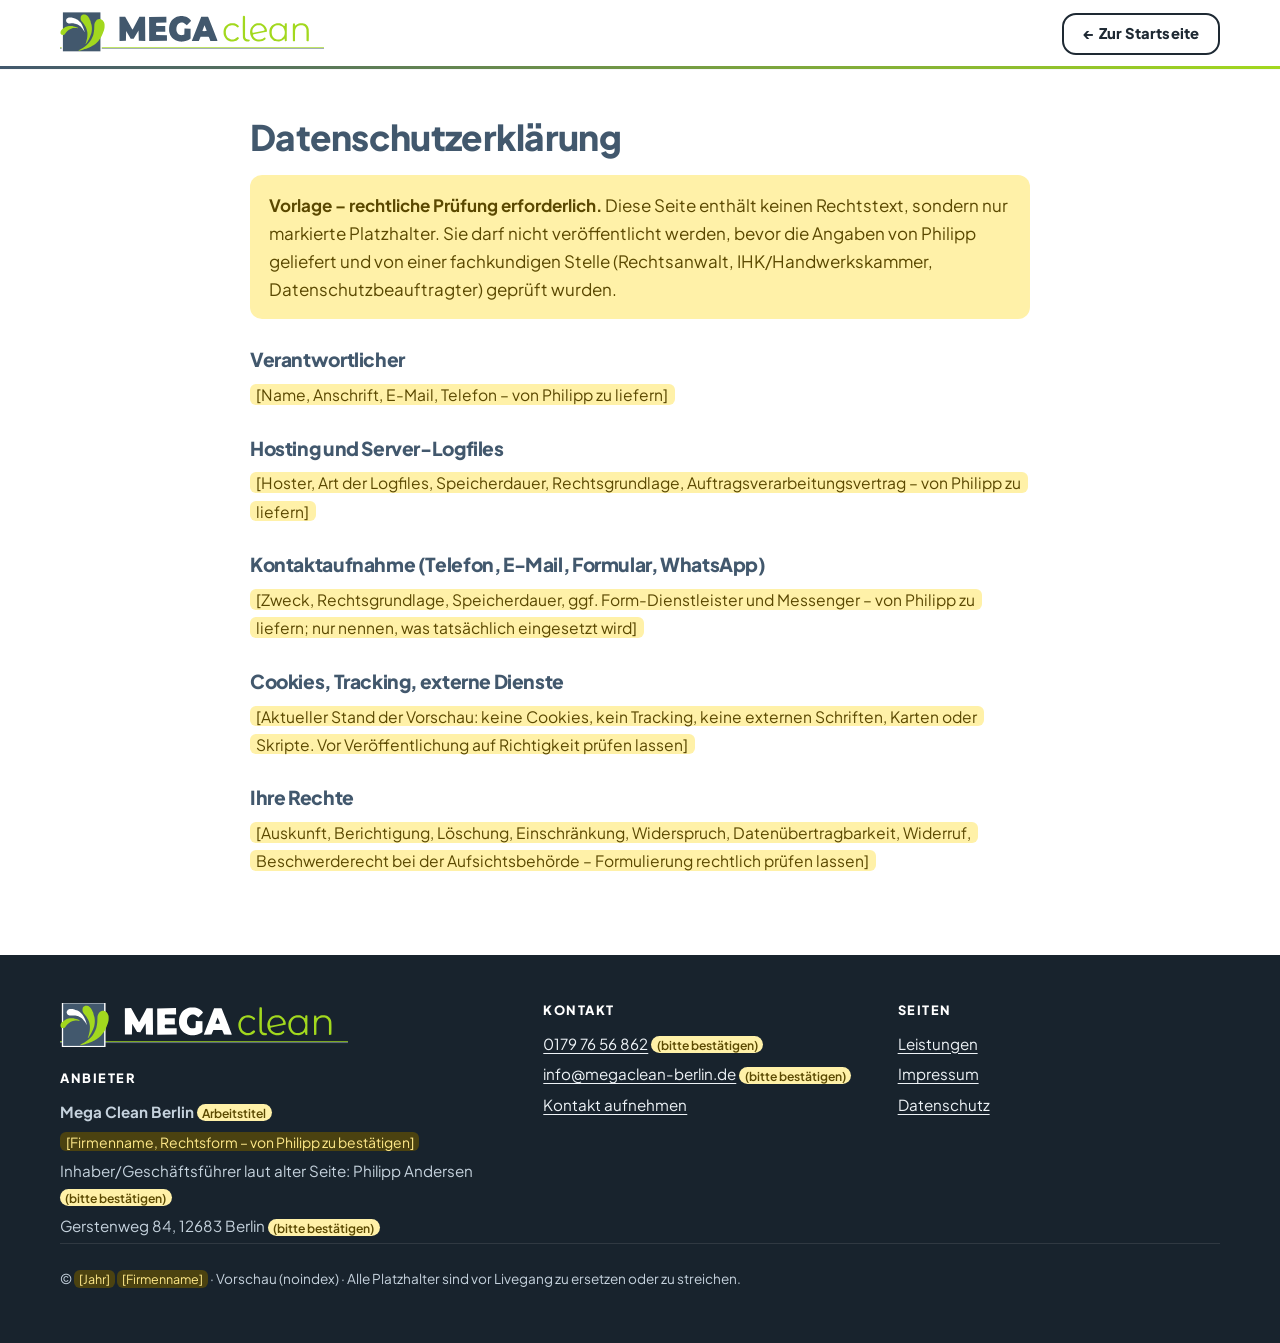
<file: v4/datenschutz.html>
<!DOCTYPE html>
<html lang="de">
<head>
<meta charset="utf-8">
<meta name="viewport" content="width=device-width, initial-scale=1">
<title>Datenschutzerklärung | Mega Clean Berlin (Vorschau v5)</title>
<meta name="robots" content="noindex, nofollow">
<link rel="icon" href="logo-mark.svg" type="image/svg+xml">
<link rel="stylesheet" href="style.css">
</head>
<body>
<svg xmlns="http://www.w3.org/2000/svg" width="0" height="0" style="position:absolute" aria-hidden="true" focusable="false"><defs><!-- Logo-Nachbau (Vektor-Nachzeichnung nach dem gelieferten Logo, keine exakte Kopie; ohne Domain-Zeile und Haus-Symbol). Farben über CSS-Variablen --lg-* (Standard = Logo-Farben), im Footer MEGA/Linie hell. --><symbol id="mc-logo" viewBox="28 12 1446 235"><rect x="36" y="211" width="1430" height="3.6" style="fill:var(--lg-gruen,#a2d81e)"/><rect x="36" y="217.4" width="1430" height="2.6" style="fill:var(--lg-linie,#42586d)"/><rect x="65" y="21" width="214" height="218.5" style="fill:var(--lg-rahmen,#fff)"/><rect x="71.5" y="26" width="200.5" height="208" style="fill:var(--lg-blau,#42586d)"/><path style="fill:var(--lg-weiss,#fff)" d="M92.9 59.1C91.3 61.1 90.2 63.4 89.1 65.6C88.7 66.5 88.6 67.4 88.6 68.4C88.6 70 88.5 71.8 89.1 73.4C90 75.7 91.3 77.9 92.9 79.9C93.9 81.1 95.2 82.1 96.6 82.9C98.5 83.8 100.5 84.8 102.6 84.9C111.9 85.4 121.3 84.2 130.6 84.9C134.6 85.1 138.4 86.5 142.1 87.6C145 88.5 147.8 89.4 150.4 90.9C154.7 93.3 158.9 96.1 162.9 99.1C165.4 101 167.5 103.3 169.6 105.6C172.9 109.3 176 113.1 178.9 117.1C182 121.5 184.7 126.3 187.6 130.9C187.7 130.4 188 129.9 187.9 129.4C187.1 126.7 185.7 124.3 184.9 121.6C184.6 120.7 184.9 119.7 184.6 118.9C182.8 113.8 180.8 108.8 178.6 103.9C176.8 99.6 174.9 95.4 172.6 91.4C170.2 87.1 167.5 82.9 164.4 79.1C161.4 75.5 157.9 72.3 154.4 69.1C152.9 67.8 151.3 66.6 149.6 65.6C146 63.4 142.3 61.2 138.4 59.4C137.5 59 136.5 59.4 135.6 59.1C132.6 58.1 129.9 56.4 126.9 55.4C124 54.4 120.9 53.6 117.9 53.4C112.9 53 107.9 52.9 102.9 53.4C101 53.6 99.2 54.4 97.6 55.4C95.9 56.4 94.2 57.6 92.9 59.1Z"/><path style="fill:var(--lg-gruen,#a2d81e)" fill-rule="evenodd" d="M180.9 37.6C179.5 37.7 178.1 38 176.9 38.6C174.8 39.7 172.9 41.1 171.1 42.6C170.1 43.5 169.2 44.5 168.6 45.6C167.7 47.5 167 49.5 166.6 51.6C166.1 54.3 165.9 57.1 166.1 59.9C166.3 62.3 166.8 64.7 167.6 66.9C168.6 69.4 170 71.7 171.6 73.9C176 79.7 181.1 84.9 185.4 90.9C187.2 93.5 188.2 96.6 189.9 99.4C190.5 100.4 191.6 101.1 192.1 102.1C194.2 106.3 196.2 110.5 197.6 114.9C199.3 119.8 200.4 124.8 201.4 129.9C202 132.8 202.3 135.9 202.4 138.9C202.5 144.4 202.3 149.9 201.9 155.4C201.7 158.4 201.3 161.4 200.6 164.4C198.9 172.3 196.9 180.1 194.6 187.9C194.2 189.5 192.9 190.8 192.4 192.4C192.2 193 192.2 193.7 192.4 194.4C192.5 194.8 193 195 193.4 195.4C194.3 194.5 195.4 193.9 196.1 192.9C197 191.7 197.3 190.3 198.1 189.1C198.7 188.3 199.8 188 200.4 187.1C201 186.2 200.8 184.8 201.4 183.9C202.1 182.7 203.5 182.1 204.1 180.9C204.9 179.5 204.9 177.8 205.6 176.4C206.5 174.8 208 173.7 208.9 172.1C211.3 167.9 213.5 163.6 215.4 159.1C218.3 152.2 221.1 145.3 223.4 138.1C224.5 134.6 224.9 131 225.4 127.4C225.9 123.7 226.3 120.1 226.4 116.4C226.5 112.5 226.4 108.7 226.1 104.9C225.8 100.6 225.3 96.3 224.4 92.1C223.4 87.9 221.5 84 220.4 79.9C219.9 78.3 220.1 76.5 219.6 74.9C218.8 72 217.6 69.3 216.4 66.6C215.9 65.6 214.9 64.9 214.4 63.9C213.8 62.6 213.7 61.1 213.1 59.9C212 57.6 210.7 55.5 209.4 53.4C208.3 51.7 207.2 50 205.9 48.6C203.5 46.1 201 43.5 198.1 41.6C195.5 39.9 192.5 38.6 189.4 37.9C186.6 37.2 183.7 37.5 180.9 37.6Z"/><path style="fill:var(--lg-gruen,#a2d81e)" fill-rule="evenodd" d="M284.6 69.6C283.1 68 281.1 66.8 279.1 65.6C277.5 64.6 275.9 63.6 274.1 63.1C271.1 62.3 268 61.7 264.9 61.9C261.9 62 258.9 62.9 256.1 64.1C254.1 65.1 252.5 66.8 250.9 68.4C249.4 69.8 248 71.2 246.9 72.9C245.2 75.2 243.7 77.7 242.6 80.4C241.3 83.7 240 87.1 239.6 90.6C238.7 99.7 239.5 108.8 238.6 117.9C237.8 126.2 236.4 134.5 234.6 142.6C233.7 147 232.1 151.2 230.4 155.4C227.8 161.5 224.9 167.6 221.6 173.4C220.9 174.6 219.4 175.2 218.6 176.4C218.1 177.2 218.2 178.3 217.6 179.1C214.2 183.7 210.5 188.2 206.6 192.4C203.3 196 199.8 199.6 195.9 202.6C189.3 207.8 182.4 212.6 175.4 217.1C169.1 221.1 162.1 224 155.9 228.1C155.2 228.6 155.4 229.6 155.1 230.4C156.2 230.5 157.3 230.8 158.4 230.6C165.3 229.2 172.1 227.4 178.9 225.4C180.9 224.8 182.6 223.5 184.6 222.9C186.1 222.4 187.7 222.6 189.1 222.1C193.6 220.8 198 219.4 202.4 217.6C208.8 215 215.1 212.2 221.4 209.1C225.1 207.3 228.7 205.3 232.1 203.1C234.2 201.8 235.9 200 237.9 198.6C240.1 197.1 242.7 196.1 244.9 194.4C248.8 191.2 252.6 187.8 256.1 184.1C258.9 181.2 261.4 178.1 263.9 174.9C264.8 173.6 265.4 172.1 266.4 170.9C267.2 169.9 268.4 169.2 269.1 168.1C272.4 162.9 275.7 157.7 278.4 152.1C282.5 143.6 286.2 135 289.4 126.1C291.2 121.1 292.2 115.8 293.4 110.6C293.8 108.5 294 106.3 294.1 104.1C294.3 100 294.3 95.8 294.1 91.6C294 89.6 293.7 87.6 293.1 85.6C292.1 82.5 290.9 79.5 289.4 76.6C288.1 74.1 286.5 71.7 284.6 69.6Z"/><path style="fill:var(--lg-gruen,#a2d81e)" fill-rule="evenodd" d="M153.1 109.9C151.6 109 150.2 107.9 148.6 107.1C145.9 105.8 143 104.5 140.1 103.6C136.7 102.5 133.1 102.1 129.6 101.1C128.4 100.8 127.4 99.9 126.1 99.6C123.3 99 120.3 98.6 117.4 98.4C114.5 98.2 111.5 98.2 108.6 98.4C104.9 98.7 101.1 99.1 97.4 99.9C94.5 100.5 91.8 101.5 89.1 102.6C86.3 103.8 83.5 105.3 80.9 106.9C79.8 107.5 79 108.7 77.9 109.4C75.9 110.7 73.5 111.4 71.6 112.9C68.8 115 66.2 117.3 63.9 119.9C62.5 121.3 61.5 123.1 60.6 124.9C59.8 126.7 59.3 128.7 58.9 130.6C58.6 132 58.5 133.5 58.6 134.9C58.8 136.7 59 138.4 59.6 140.1C60 141.3 60.8 142.4 61.6 143.4C62.6 144.4 63.5 145.8 64.9 146.1C68.1 146.9 71.6 147.1 74.9 146.4C77.3 145.9 79.6 144.4 81.4 142.6C84.5 139.5 86.5 135.5 89.4 132.1C91.7 129.4 94.3 126.9 96.9 124.4C98.5 122.9 100 121.3 101.9 120.1C105.2 118 108.6 116.1 112.1 114.4C114.3 113.3 116.5 112.2 118.9 111.6C122.9 110.7 127 110.3 131.1 109.9C133.8 109.6 136.5 109.5 139.1 109.6C143.5 109.9 147.8 110.6 152.1 111.1L153.1 109.9Z"/><path style="fill:var(--lg-mega,#42586d)" fill-rule="evenodd" d="M810.4 49.9L759.9 179.1L797.4 178.6L806.9 156.6C820.7 156.5 834.6 155.5 848.4 156.4C849.8 156.5 851 158 851.6 159.4C854.5 165.5 856.5 172 858.9 178.4L896.1 179.4C896.2 178 896.8 176.6 896.4 175.4C880.8 133.9 864.6 92.7 848.1 51.6C847.8 50.7 846.9 49.7 845.9 49.6C834.1 49.1 822.2 49.8 810.4 49.9Z M827.6 94.9C831.3 103.9 835.7 112.6 838.6 121.9C839.1 123.3 838 124.7 837.6 126.1C831.2 126.1 824.8 126.7 818.4 126.1C817.6 126.1 817.4 125 816.9 124.4L827.6 94.9Z M624.1 48.9L531.9 50.6L532.4 179.4L627.4 177.9L627.1 147.9L571.9 147.4C571 146.3 569.6 145.5 569.4 144.1C568.7 140.3 568.7 136.4 569.4 132.6C569.6 131.3 570.6 129.7 571.9 129.6C587.3 128.4 602.9 129.1 618.4 128.9L617.9 98.9L571.1 98.4C570.5 97.4 569.5 96.5 569.4 95.4C568.9 91.5 568.8 87.5 569.4 83.6C569.5 82.5 570.7 81.8 571.4 80.9L624.4 80.4L624.1 48.9Z M373.6 49.4L373.9 178.4L408.1 178.1L409.4 125.4L433.6 166.4L449.4 167.4L475.4 123.4L476.9 178.1L511.4 179.1L510.4 49.9L480.1 49.1C468.9 70.5 458 92 446.4 113.1C445.4 114.8 443.7 116 442.4 117.4L404.1 48.9L373.6 49.4Z M692.9 46.4C688.4 46.8 684 48 679.9 49.9C673.2 52.9 666.6 56.4 660.9 60.9C656.4 64.4 652.5 68.7 649.6 73.6C645.7 80.4 642.3 87.7 640.6 95.4C638.6 104.4 638.4 113.9 638.6 123.1C638.7 128.1 640.1 132.9 641.6 137.6C643.2 142.6 644.9 147.8 647.9 152.1C652 158.2 656.8 164 662.6 168.4C669.1 173.2 676.8 176.3 684.4 179.4C688.1 180.9 692.1 181.6 696.1 181.9C701.8 182.3 707.5 182.6 713.1 181.6C722.1 180.1 731 177.8 739.4 174.4C744.5 172.3 748.7 168.4 753.4 165.4L753.4 112.9L720.9 112.6L719.9 144.1C717.3 145.2 714.9 146.9 712.1 147.4C708 148 703.7 148.3 699.6 147.4C695.8 146.5 691.8 145 688.9 142.4C685.2 139.1 682.3 134.9 680.4 130.4C678.4 125.8 677.6 120.6 677.6 115.6C677.6 110 678.4 104.3 680.4 99.1C682.1 94.7 685 90.5 688.6 87.4C692.4 84.1 697.1 82.1 701.9 80.6C704.7 79.8 707.8 80.1 710.6 80.6C713.7 81.2 716.7 82.3 719.4 83.9C724.4 86.9 728.7 90.9 733.4 94.4C740.4 87.2 747.8 80.4 754.4 72.9C755.2 71.9 755.2 70.4 755.6 69.1C752.1 65.5 749.2 61.1 745.1 58.1C740.3 54.6 734.9 52.1 729.4 49.9C725.2 48.2 720.8 46.8 716.4 46.4C708.6 45.6 700.7 45.6 692.9 46.4Z"/><path style="fill:var(--lg-gruen,#a2d81e)" fill-rule="evenodd" d="M1300.9 85.4C1300.4 89.8 1299.4 94.2 1299.4 98.6C1299.1 125.4 1299.7 152.1 1299.9 178.9C1301.8 179.5 1303.6 180.7 1305.6 180.6C1307.7 180.6 1309.5 179.3 1311.4 178.6C1311.5 160.9 1311 143.1 1311.6 125.4C1311.7 122 1312.5 118.6 1313.6 115.4C1314.8 111.9 1316.5 108.6 1318.6 105.6C1320.2 103.5 1322.4 101.8 1324.6 100.4C1327.7 98.5 1330.9 96.6 1334.4 95.9C1339.7 94.9 1345.2 94.8 1350.6 95.4C1353.9 95.7 1357 97.1 1359.9 98.6C1361.9 99.7 1363.8 101.1 1365.1 102.9C1367.4 105.8 1369.2 109.2 1370.6 112.6C1371.6 115 1372.3 117.6 1372.4 120.1C1373 139.4 1372.5 158.8 1372.6 178.1C1373.5 178.9 1374.2 180.2 1375.4 180.4C1377.9 180.8 1380.5 180 1383.1 179.9C1383.6 179 1384.6 178.2 1384.6 177.1C1385 156.9 1385.8 136.6 1384.4 116.4C1384 111 1382.2 105.5 1379.4 100.9C1376.7 96.4 1372.6 92.7 1368.4 89.6C1365.1 87.3 1361.3 85.6 1357.4 84.9C1351 83.8 1344.3 83.6 1337.9 84.4C1333.6 84.9 1329.4 86.6 1325.6 88.6C1320.8 91.2 1316.6 95 1312.1 98.1L1310.4 85.9L1300.9 85.4Z M1190.1 94.6C1185.8 97.9 1182.5 102.6 1179.9 107.4C1177.2 112.1 1174.8 117.2 1174.4 122.6C1173.7 131.9 1174.2 141.4 1176.6 150.4C1178.4 156.7 1182.4 162.3 1186.6 167.4C1189.9 171.4 1194.3 174.3 1198.6 177.1C1200.5 178.3 1202.7 179 1204.9 179.4C1212 180.5 1219.2 182.4 1226.4 181.6C1232.6 181 1238.6 178.4 1244.1 175.4C1248.4 173 1251.5 169 1255.1 165.9L1257.4 178.4C1258.5 179 1259.5 180.2 1260.9 180.4C1263 180.6 1265 179.7 1267.1 179.4L1267.4 85.9C1265.4 85.4 1263.4 84.2 1261.4 84.4C1259.6 84.5 1258.2 85.9 1256.6 86.6C1256.5 90 1256.9 93.5 1256.4 96.9C1256.2 97.7 1255.2 98.2 1254.6 98.9C1250 95.5 1245.8 91.7 1240.9 88.9C1237.2 86.8 1233.1 84.9 1228.9 84.4C1222.4 83.6 1215.7 83.2 1209.4 84.9C1202.4 86.7 1195.8 90.3 1190.1 94.6Z M1215.1 95.4C1220 94.6 1225.1 94.5 1229.9 95.6C1234.5 96.7 1239 98.8 1242.9 101.6C1246 103.9 1248.6 107.2 1250.4 110.6C1253.2 116 1255.5 121.9 1256.4 127.9C1257.2 133.1 1256.7 138.5 1255.4 143.6C1254.1 148.8 1251.7 153.8 1248.6 158.1C1246.2 161.5 1243 164.3 1239.4 166.4C1235.6 168.6 1231.2 169.9 1226.9 170.6C1222.8 171.3 1218.6 171.2 1214.6 170.4C1210.1 169.4 1205.4 168.1 1201.6 165.4C1197.7 162.6 1194.6 158.5 1192.1 154.4C1189.8 150.6 1188 146.3 1187.4 141.9C1186.4 135.5 1186.4 129 1187.4 122.6C1188.1 118.3 1190 114.3 1192.4 110.6C1194.9 106.7 1198 103 1201.9 100.4C1205.8 97.7 1210.5 96.2 1215.1 95.4Z M1107.6 84.6C1102.3 85.6 1097 87.4 1092.6 90.6C1086.7 95 1081.5 100.6 1077.6 106.9C1074.3 112.2 1072.8 118.5 1071.6 124.6C1070.7 129.5 1071.2 134.5 1071.6 139.4C1071.9 142.5 1072.6 145.7 1073.9 148.6C1076.6 154.8 1079.2 161.3 1083.6 166.4C1087.7 171.1 1093.1 174.5 1098.6 177.4C1103.2 179.7 1108.3 181.4 1113.4 181.6C1121.4 182 1129.7 181.8 1137.4 179.4C1143.4 177.5 1148.3 173.1 1153.1 169.1C1154.1 168.3 1154 166.8 1154.4 165.6C1153.4 164 1152.8 161.9 1151.4 160.6C1150.6 159.9 1149.3 159.7 1148.4 160.1C1145.1 161.8 1142.6 164.8 1139.4 166.6C1136.8 168 1134 169.2 1131.1 169.6C1125 170.5 1118.8 171.1 1112.6 170.4C1108.7 169.9 1105.1 168.2 1101.6 166.4C1099.2 165.1 1097.1 163.3 1095.1 161.4C1093 159.3 1090.9 157 1089.4 154.4C1088 152.1 1087.5 149.4 1086.6 146.9C1088 145.7 1088.9 143.8 1090.6 143.4C1113.2 138.1 1136.3 135.5 1158.9 130.1C1160.3 129.8 1161.3 127.9 1161.4 126.4C1161.5 122.1 1161 117.6 1159.4 113.6C1157.2 108.2 1154.1 103.1 1150.4 98.6C1147 94.7 1142.9 91.4 1138.4 88.9C1134.3 86.6 1129.7 85 1125.1 84.4C1119.3 83.6 1113.4 83.5 1107.6 84.6Z M1148.6 117.4C1149.1 118.8 1148.6 120.4 1148.6 121.9C1147 122.7 1145.4 124 1143.6 124.4C1125.7 128.5 1107.7 132.1 1089.6 135.4C1088.3 135.6 1087 135 1085.6 134.9C1085 133.5 1083.7 132.4 1083.6 130.9C1083.4 127 1083.7 123.1 1084.6 119.4C1085.5 116.1 1087 113 1088.9 110.1C1091 106.9 1093.3 103.6 1096.4 101.4C1100.2 98.6 1104.5 96.3 1109.1 95.4C1114.6 94.3 1120.3 94.6 1125.9 95.4C1128.8 95.8 1131.5 97.2 1133.9 98.9C1137.5 101.4 1140.9 104.2 1143.6 107.6C1145.9 110.5 1147.4 113.9 1148.6 117.4Z M987.4 84.6C980.7 83 973.4 83.5 966.6 84.6C961.3 85.5 956.2 87.8 951.6 90.6C946.7 93.7 942.1 97.5 938.6 102.1C934.9 107.2 932.2 113.1 930.6 119.1C929.1 124.9 929.1 131 929.6 136.9C930.1 142.8 931.2 148.7 933.6 154.1C936.2 159.8 939.5 165.5 944.1 169.6C949.4 174.4 955.9 177.9 962.6 180.1C968.3 182 974.4 181.5 980.4 181.4C984.3 181.3 988.2 180.6 991.9 179.4C996.1 177.9 1000.3 176 1003.9 173.4C1006.9 171.2 1008.9 167.9 1011.4 165.1C1011 163.7 1011.4 161.9 1010.4 160.9C1008.9 159.3 1006.5 158.9 1004.6 157.9C999.5 161.4 994.7 165.3 989.4 168.4C987.3 169.5 985 170.1 982.6 170.4C978.4 170.8 974 171.5 969.9 170.4C964.2 168.8 959 165.6 954.1 162.4C951.8 160.8 949.9 158.5 948.4 156.1C946.3 152.9 944.3 149.4 943.4 145.6C942.1 140.5 941.6 135.2 941.6 129.9C941.7 125.7 942.3 121.5 943.6 117.6C944.9 114.1 947.1 110.8 949.4 107.9C951.8 104.7 954.5 101.6 957.9 99.4C960.8 97.4 964.4 96.4 967.9 95.6C971.6 94.8 975.6 94.2 979.4 94.6C984.4 95.2 989.4 96.3 993.9 98.6C997.8 100.7 1000.5 104.5 1003.9 107.4L1010.4 104.4L1011.4 99.6C1010 97.9 1009 95.6 1007.1 94.4C1000.9 90.5 994.5 86.3 987.4 84.6Z M1035.4 44.9C1034.1 45.3 1032.7 46.3 1032.6 47.6C1031.8 85.2 1031.6 122.8 1032.9 160.4C1033 164.3 1034.8 168.1 1036.9 171.4C1038.8 174.4 1041.6 177 1044.6 178.9C1047.3 180.5 1050.5 181.2 1053.6 181.6C1057.3 182.1 1061.2 182.2 1064.9 181.4C1066.7 181 1067.9 179.2 1069.4 178.1L1068.9 172.1C1062.9 171 1056.5 170.9 1050.9 168.6C1048.7 167.8 1047.6 165.2 1046.6 163.1C1045.4 160.5 1044.4 157.7 1044.4 154.9C1043.7 119.2 1045.4 83.5 1044.4 47.9C1044.3 46.4 1042.5 45.3 1041.1 44.9C1039.3 44.3 1037.2 44.3 1035.4 44.9Z"/></symbol></defs></svg>
<a class="sprunglink" href="#inhalt">Zum Inhalt springen</a>
<header class="kopf">
  <div class="wrap kopf__innen">
    <a class="marke" href="index.html#start" aria-label="Mega Clean Berlin – zum Seitenanfang"><svg class="logo" role="img" aria-label="Mega Clean Berlin" viewBox="28 12 1446 235" focusable="false"><use href="#mc-logo"/></svg></a>
    <a class="btn btn--klein btn--zweit" href="index.html">← Zur Startseite</a>
  </div>
</header>
<main id="inhalt" class="recht"><div class="wrap schmal">
<h1>Datenschutzerklärung</h1>
<p class="warnung"><strong>Vorlage – rechtliche Prüfung erforderlich.</strong> Diese Seite enthält keinen Rechtstext, sondern nur markierte Platzhalter. Sie darf nicht veröffentlicht werden, bevor die Angaben von Philipp geliefert und von einer fachkundigen Stelle (Rechtsanwalt, IHK/Handwerkskammer, Datenschutzbeauftragter) geprüft wurden.</p>
<h2>Verantwortlicher</h2>
<p><span class="platzhalter">[Name, Anschrift, E-Mail, Telefon – von Philipp zu liefern]</span></p>
<h2>Hosting und Server-Logfiles</h2>
<p><span class="platzhalter">[Hoster, Art der Logfiles, Speicherdauer, Rechtsgrundlage, Auftragsverarbeitungsvertrag – von Philipp zu liefern]</span></p>
<h2>Kontaktaufnahme (Telefon, E-Mail, Formular, WhatsApp)</h2>
<p><span class="platzhalter">[Zweck, Rechtsgrundlage, Speicherdauer, ggf. Form-Dienstleister und Messenger – von Philipp zu liefern; nur nennen, was tatsächlich eingesetzt wird]</span></p>
<h2>Cookies, Tracking, externe Dienste</h2>
<p><span class="platzhalter">[Aktueller Stand der Vorschau: keine Cookies, kein Tracking, keine externen Schriften, Karten oder Skripte. Vor Veröffentlichung auf Richtigkeit prüfen lassen]</span></p>
<h2>Ihre Rechte</h2>
<p><span class="platzhalter">[Auskunft, Berichtigung, Löschung, Einschränkung, Widerspruch, Datenübertragbarkeit, Widerruf, Beschwerderecht bei der Aufsichtsbehörde – Formulierung rechtlich prüfen lassen]</span></p>
</div></main>
<footer class="fuss">
  <div class="wrap fuss__innen">
    <div>
      <svg class="logo logo--fuss" role="img" aria-label="Mega Clean Berlin" viewBox="28 12 1446 235" focusable="false"><use href="#mc-logo"/></svg>
      <h2>Anbieter</h2>
      <p><strong>Mega Clean Berlin</strong> <span class="bestaetigen">Arbeitstitel</span></p>
      <p><span class="platzhalter">[Firmenname, Rechtsform – von Philipp zu bestätigen]</span></p>
      <p>Inhaber/Geschäftsführer laut alter Seite: Philipp Andersen <span class="bestaetigen">(bitte bestätigen)</span></p>
      <p>Gerstenweg 84, 12683 Berlin <span class="bestaetigen">(bitte bestätigen)</span></p>
    </div>
    <div>
      <h2>Kontakt</h2>
      <ul>
        <li><a href="tel:+491797656862">0179 76 56 862</a> <span class="bestaetigen">(bitte bestätigen)</span></li>
        <li><a href="mailto:info@megaclean-berlin.de">info@megaclean-berlin.de</a> <span class="bestaetigen">(bitte bestätigen)</span></li>
        <li><a href="index.html#kontakt">Kontakt aufnehmen</a></li>
      </ul>
    </div>
    <nav aria-label="Rechtliches und Seiten">
      <h2>Seiten</h2>
      <ul>
        <li><a href="index.html#leistungen">Leistungen</a></li>
        <li><a href="impressum.html">Impressum</a></li>
        <li><a href="datenschutz.html">Datenschutz</a></li>
      </ul>
    </nav>
  </div>
  <div class="wrap"><p class="fuss__copy">© <span class="platzhalter">[Jahr]</span> <span class="platzhalter">[Firmenname]</span> · Vorschau (noindex) · Alle Platzhalter sind vor Livegang zu ersetzen oder zu streichen.</p></div>
</footer>
</body>
</html>
</file>
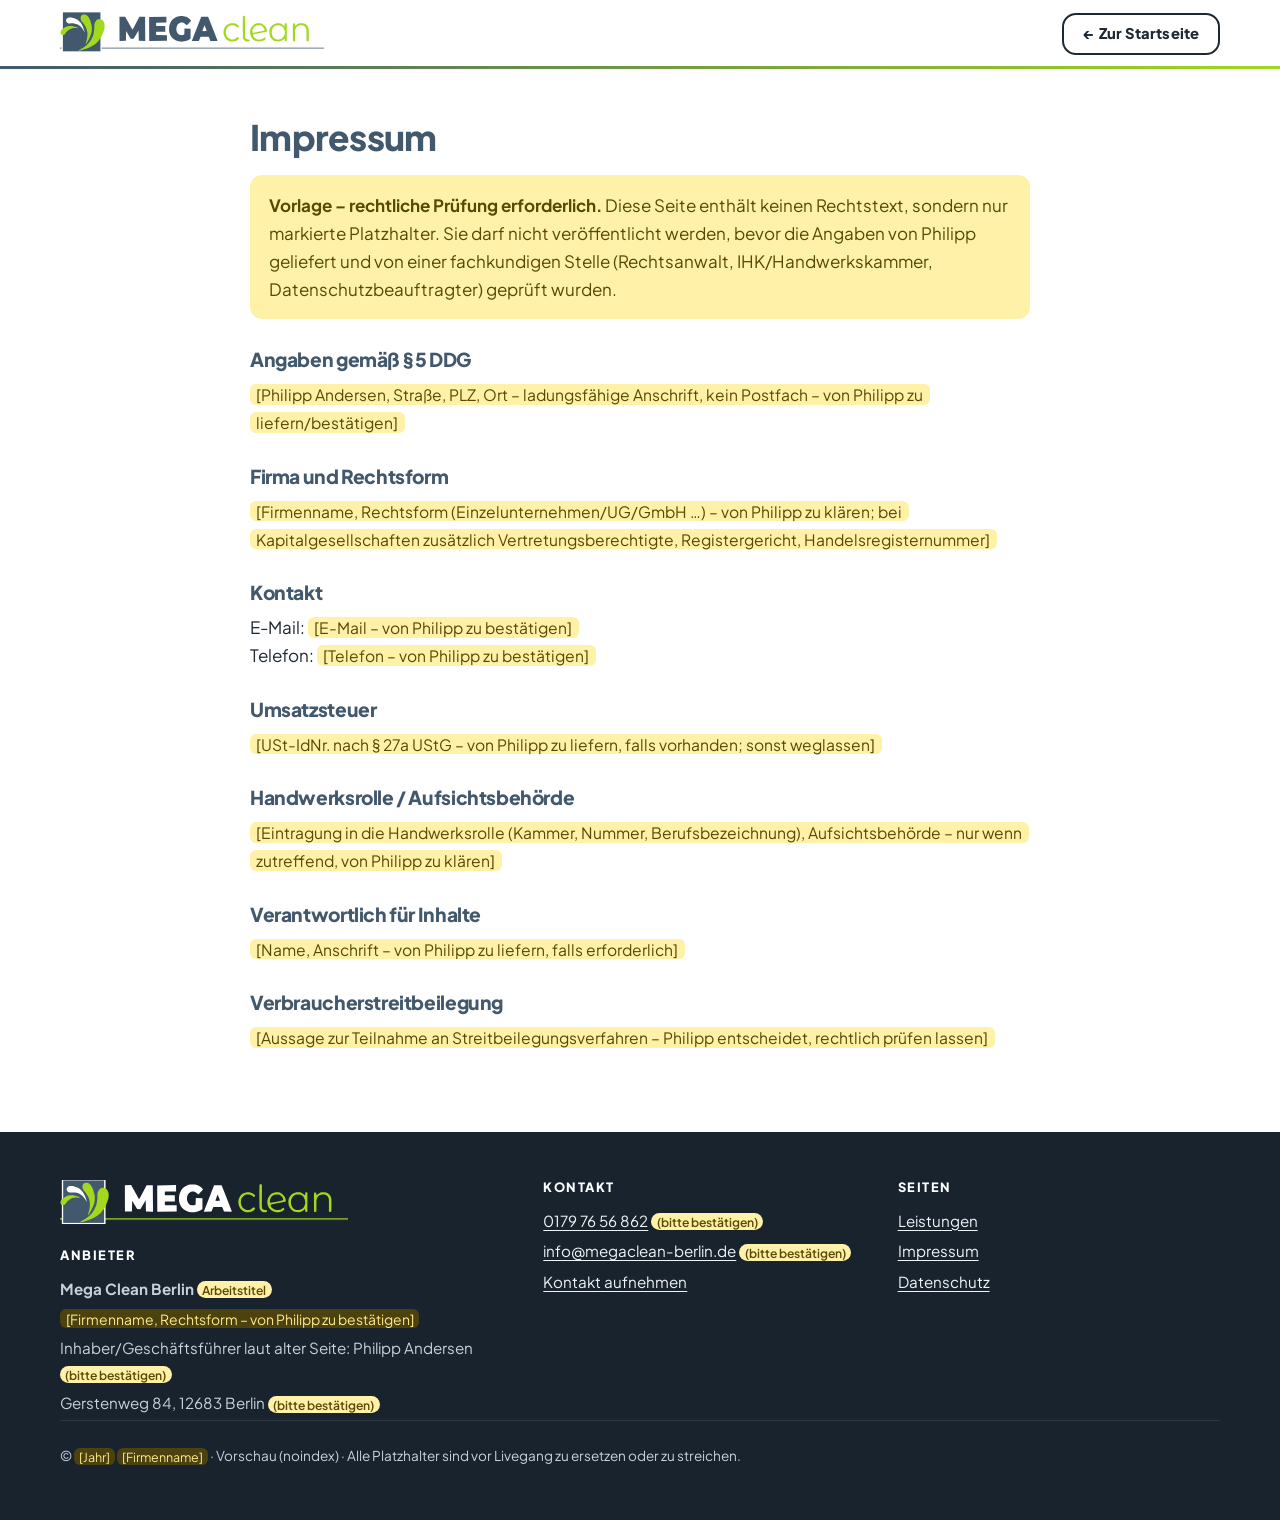
<file: v4/impressum.html>
<!DOCTYPE html>
<html lang="de">
<head>
<meta charset="utf-8">
<meta name="viewport" content="width=device-width, initial-scale=1">
<title>Impressum | Mega Clean Berlin (Vorschau v5)</title>
<meta name="robots" content="noindex, nofollow">
<link rel="icon" href="logo-mark.svg" type="image/svg+xml">
<link rel="stylesheet" href="style.css">
</head>
<body>
<svg xmlns="http://www.w3.org/2000/svg" width="0" height="0" style="position:absolute" aria-hidden="true" focusable="false"><defs><!-- Logo-Nachbau (Vektor-Nachzeichnung nach dem gelieferten Logo, keine exakte Kopie; ohne Domain-Zeile und Haus-Symbol). Farben über CSS-Variablen --lg-* (Standard = Logo-Farben), im Footer MEGA/Linie hell. --><symbol id="mc-logo" viewBox="28 12 1446 235"><rect x="36" y="211" width="1430" height="3.6" style="fill:var(--lg-gruen,#a2d81e)"/><rect x="36" y="217.4" width="1430" height="2.6" style="fill:var(--lg-linie,#42586d)"/><rect x="65" y="21" width="214" height="218.5" style="fill:var(--lg-rahmen,#fff)"/><rect x="71.5" y="26" width="200.5" height="208" style="fill:var(--lg-blau,#42586d)"/><path style="fill:var(--lg-weiss,#fff)" d="M92.9 59.1C91.3 61.1 90.2 63.4 89.1 65.6C88.7 66.5 88.6 67.4 88.6 68.4C88.6 70 88.5 71.8 89.1 73.4C90 75.7 91.3 77.9 92.9 79.9C93.9 81.1 95.2 82.1 96.6 82.9C98.5 83.8 100.5 84.8 102.6 84.9C111.9 85.4 121.3 84.2 130.6 84.9C134.6 85.1 138.4 86.5 142.1 87.6C145 88.5 147.8 89.4 150.4 90.9C154.7 93.3 158.9 96.1 162.9 99.1C165.4 101 167.5 103.3 169.6 105.6C172.9 109.3 176 113.1 178.9 117.1C182 121.5 184.7 126.3 187.6 130.9C187.7 130.4 188 129.9 187.9 129.4C187.1 126.7 185.7 124.3 184.9 121.6C184.6 120.7 184.9 119.7 184.6 118.9C182.8 113.8 180.8 108.8 178.6 103.9C176.8 99.6 174.9 95.4 172.6 91.4C170.2 87.1 167.5 82.9 164.4 79.1C161.4 75.5 157.9 72.3 154.4 69.1C152.9 67.8 151.3 66.6 149.6 65.6C146 63.4 142.3 61.2 138.4 59.4C137.5 59 136.5 59.4 135.6 59.1C132.6 58.1 129.9 56.4 126.9 55.4C124 54.4 120.9 53.6 117.9 53.4C112.9 53 107.9 52.9 102.9 53.4C101 53.6 99.2 54.4 97.6 55.4C95.9 56.4 94.2 57.6 92.9 59.1Z"/><path style="fill:var(--lg-gruen,#a2d81e)" fill-rule="evenodd" d="M180.9 37.6C179.5 37.7 178.1 38 176.9 38.6C174.8 39.7 172.9 41.1 171.1 42.6C170.1 43.5 169.2 44.5 168.6 45.6C167.7 47.5 167 49.5 166.6 51.6C166.1 54.3 165.9 57.1 166.1 59.9C166.3 62.3 166.8 64.7 167.6 66.9C168.6 69.4 170 71.7 171.6 73.9C176 79.7 181.1 84.9 185.4 90.9C187.2 93.5 188.2 96.6 189.9 99.4C190.5 100.4 191.6 101.1 192.1 102.1C194.2 106.3 196.2 110.5 197.6 114.9C199.3 119.8 200.4 124.8 201.4 129.9C202 132.8 202.3 135.9 202.4 138.9C202.5 144.4 202.3 149.9 201.9 155.4C201.7 158.4 201.3 161.4 200.6 164.4C198.9 172.3 196.9 180.1 194.6 187.9C194.2 189.5 192.9 190.8 192.4 192.4C192.2 193 192.2 193.7 192.4 194.4C192.5 194.8 193 195 193.4 195.4C194.3 194.5 195.4 193.9 196.1 192.9C197 191.7 197.3 190.3 198.1 189.1C198.7 188.3 199.8 188 200.4 187.1C201 186.2 200.8 184.8 201.4 183.9C202.1 182.7 203.5 182.1 204.1 180.9C204.9 179.5 204.9 177.8 205.6 176.4C206.5 174.8 208 173.7 208.9 172.1C211.3 167.9 213.5 163.6 215.4 159.1C218.3 152.2 221.1 145.3 223.4 138.1C224.5 134.6 224.9 131 225.4 127.4C225.9 123.7 226.3 120.1 226.4 116.4C226.5 112.5 226.4 108.7 226.1 104.9C225.8 100.6 225.3 96.3 224.4 92.1C223.4 87.9 221.5 84 220.4 79.9C219.9 78.3 220.1 76.5 219.6 74.9C218.8 72 217.6 69.3 216.4 66.6C215.9 65.6 214.9 64.9 214.4 63.9C213.8 62.6 213.7 61.1 213.1 59.9C212 57.6 210.7 55.5 209.4 53.4C208.3 51.7 207.2 50 205.9 48.6C203.5 46.1 201 43.5 198.1 41.6C195.5 39.9 192.5 38.6 189.4 37.9C186.6 37.2 183.7 37.5 180.9 37.6Z"/><path style="fill:var(--lg-gruen,#a2d81e)" fill-rule="evenodd" d="M284.6 69.6C283.1 68 281.1 66.8 279.1 65.6C277.5 64.6 275.9 63.6 274.1 63.1C271.1 62.3 268 61.7 264.9 61.9C261.9 62 258.9 62.9 256.1 64.1C254.1 65.1 252.5 66.8 250.9 68.4C249.4 69.8 248 71.2 246.9 72.9C245.2 75.2 243.7 77.7 242.6 80.4C241.3 83.7 240 87.1 239.6 90.6C238.7 99.7 239.5 108.8 238.6 117.9C237.8 126.2 236.4 134.5 234.6 142.6C233.7 147 232.1 151.2 230.4 155.4C227.8 161.5 224.9 167.6 221.6 173.4C220.9 174.6 219.4 175.2 218.6 176.4C218.1 177.2 218.2 178.3 217.6 179.1C214.2 183.7 210.5 188.2 206.6 192.4C203.3 196 199.8 199.6 195.9 202.6C189.3 207.8 182.4 212.6 175.4 217.1C169.1 221.1 162.1 224 155.9 228.1C155.2 228.6 155.4 229.6 155.1 230.4C156.2 230.5 157.3 230.8 158.4 230.6C165.3 229.2 172.1 227.4 178.9 225.4C180.9 224.8 182.6 223.5 184.6 222.9C186.1 222.4 187.7 222.6 189.1 222.1C193.6 220.8 198 219.4 202.4 217.6C208.8 215 215.1 212.2 221.4 209.1C225.1 207.3 228.7 205.3 232.1 203.1C234.2 201.8 235.9 200 237.9 198.6C240.1 197.1 242.7 196.1 244.9 194.4C248.8 191.2 252.6 187.8 256.1 184.1C258.9 181.2 261.4 178.1 263.9 174.9C264.8 173.6 265.4 172.1 266.4 170.9C267.2 169.9 268.4 169.2 269.1 168.1C272.4 162.9 275.7 157.7 278.4 152.1C282.5 143.6 286.2 135 289.4 126.1C291.2 121.1 292.2 115.8 293.4 110.6C293.8 108.5 294 106.3 294.1 104.1C294.3 100 294.3 95.8 294.1 91.6C294 89.6 293.7 87.6 293.1 85.6C292.1 82.5 290.9 79.5 289.4 76.6C288.1 74.1 286.5 71.7 284.6 69.6Z"/><path style="fill:var(--lg-gruen,#a2d81e)" fill-rule="evenodd" d="M153.1 109.9C151.6 109 150.2 107.9 148.6 107.1C145.9 105.8 143 104.5 140.1 103.6C136.7 102.5 133.1 102.1 129.6 101.1C128.4 100.8 127.4 99.9 126.1 99.6C123.3 99 120.3 98.6 117.4 98.4C114.5 98.2 111.5 98.2 108.6 98.4C104.9 98.7 101.1 99.1 97.4 99.9C94.5 100.5 91.8 101.5 89.1 102.6C86.3 103.8 83.5 105.3 80.9 106.9C79.8 107.5 79 108.7 77.9 109.4C75.9 110.7 73.5 111.4 71.6 112.9C68.8 115 66.2 117.3 63.9 119.9C62.5 121.3 61.5 123.1 60.6 124.9C59.8 126.7 59.3 128.7 58.9 130.6C58.6 132 58.5 133.5 58.6 134.9C58.8 136.7 59 138.4 59.6 140.1C60 141.3 60.8 142.4 61.6 143.4C62.6 144.4 63.5 145.8 64.9 146.1C68.1 146.9 71.6 147.1 74.9 146.4C77.3 145.9 79.6 144.4 81.4 142.6C84.5 139.5 86.5 135.5 89.4 132.1C91.7 129.4 94.3 126.9 96.9 124.4C98.5 122.9 100 121.3 101.9 120.1C105.2 118 108.6 116.1 112.1 114.4C114.3 113.3 116.5 112.2 118.9 111.6C122.9 110.7 127 110.3 131.1 109.9C133.8 109.6 136.5 109.5 139.1 109.6C143.5 109.9 147.8 110.6 152.1 111.1L153.1 109.9Z"/><path style="fill:var(--lg-mega,#42586d)" fill-rule="evenodd" d="M810.4 49.9L759.9 179.1L797.4 178.6L806.9 156.6C820.7 156.5 834.6 155.5 848.4 156.4C849.8 156.5 851 158 851.6 159.4C854.5 165.5 856.5 172 858.9 178.4L896.1 179.4C896.2 178 896.8 176.6 896.4 175.4C880.8 133.9 864.6 92.7 848.1 51.6C847.8 50.7 846.9 49.7 845.9 49.6C834.1 49.1 822.2 49.8 810.4 49.9Z M827.6 94.9C831.3 103.9 835.7 112.6 838.6 121.9C839.1 123.3 838 124.7 837.6 126.1C831.2 126.1 824.8 126.7 818.4 126.1C817.6 126.1 817.4 125 816.9 124.4L827.6 94.9Z M624.1 48.9L531.9 50.6L532.4 179.4L627.4 177.9L627.1 147.9L571.9 147.4C571 146.3 569.6 145.5 569.4 144.1C568.7 140.3 568.7 136.4 569.4 132.6C569.6 131.3 570.6 129.7 571.9 129.6C587.3 128.4 602.9 129.1 618.4 128.9L617.9 98.9L571.1 98.4C570.5 97.4 569.5 96.5 569.4 95.4C568.9 91.5 568.8 87.5 569.4 83.6C569.5 82.5 570.7 81.8 571.4 80.9L624.4 80.4L624.1 48.9Z M373.6 49.4L373.9 178.4L408.1 178.1L409.4 125.4L433.6 166.4L449.4 167.4L475.4 123.4L476.9 178.1L511.4 179.1L510.4 49.9L480.1 49.1C468.9 70.5 458 92 446.4 113.1C445.4 114.8 443.7 116 442.4 117.4L404.1 48.9L373.6 49.4Z M692.9 46.4C688.4 46.8 684 48 679.9 49.9C673.2 52.9 666.6 56.4 660.9 60.9C656.4 64.4 652.5 68.7 649.6 73.6C645.7 80.4 642.3 87.7 640.6 95.4C638.6 104.4 638.4 113.9 638.6 123.1C638.7 128.1 640.1 132.9 641.6 137.6C643.2 142.6 644.9 147.8 647.9 152.1C652 158.2 656.8 164 662.6 168.4C669.1 173.2 676.8 176.3 684.4 179.4C688.1 180.9 692.1 181.6 696.1 181.9C701.8 182.3 707.5 182.6 713.1 181.6C722.1 180.1 731 177.8 739.4 174.4C744.5 172.3 748.7 168.4 753.4 165.4L753.4 112.9L720.9 112.6L719.9 144.1C717.3 145.2 714.9 146.9 712.1 147.4C708 148 703.7 148.3 699.6 147.4C695.8 146.5 691.8 145 688.9 142.4C685.2 139.1 682.3 134.9 680.4 130.4C678.4 125.8 677.6 120.6 677.6 115.6C677.6 110 678.4 104.3 680.4 99.1C682.1 94.7 685 90.5 688.6 87.4C692.4 84.1 697.1 82.1 701.9 80.6C704.7 79.8 707.8 80.1 710.6 80.6C713.7 81.2 716.7 82.3 719.4 83.9C724.4 86.9 728.7 90.9 733.4 94.4C740.4 87.2 747.8 80.4 754.4 72.9C755.2 71.9 755.2 70.4 755.6 69.1C752.1 65.5 749.2 61.1 745.1 58.1C740.3 54.6 734.9 52.1 729.4 49.9C725.2 48.2 720.8 46.8 716.4 46.4C708.6 45.6 700.7 45.6 692.9 46.4Z"/><path style="fill:var(--lg-gruen,#a2d81e)" fill-rule="evenodd" d="M1300.9 85.4C1300.4 89.8 1299.4 94.2 1299.4 98.6C1299.1 125.4 1299.7 152.1 1299.9 178.9C1301.8 179.5 1303.6 180.7 1305.6 180.6C1307.7 180.6 1309.5 179.3 1311.4 178.6C1311.5 160.9 1311 143.1 1311.6 125.4C1311.7 122 1312.5 118.6 1313.6 115.4C1314.8 111.9 1316.5 108.6 1318.6 105.6C1320.2 103.5 1322.4 101.8 1324.6 100.4C1327.7 98.5 1330.9 96.6 1334.4 95.9C1339.7 94.9 1345.2 94.8 1350.6 95.4C1353.9 95.7 1357 97.1 1359.9 98.6C1361.9 99.7 1363.8 101.1 1365.1 102.9C1367.4 105.8 1369.2 109.2 1370.6 112.6C1371.6 115 1372.3 117.6 1372.4 120.1C1373 139.4 1372.5 158.8 1372.6 178.1C1373.5 178.9 1374.2 180.2 1375.4 180.4C1377.9 180.8 1380.5 180 1383.1 179.9C1383.6 179 1384.6 178.2 1384.6 177.1C1385 156.9 1385.8 136.6 1384.4 116.4C1384 111 1382.2 105.5 1379.4 100.9C1376.7 96.4 1372.6 92.7 1368.4 89.6C1365.1 87.3 1361.3 85.6 1357.4 84.9C1351 83.8 1344.3 83.6 1337.9 84.4C1333.6 84.9 1329.4 86.6 1325.6 88.6C1320.8 91.2 1316.6 95 1312.1 98.1L1310.4 85.9L1300.9 85.4Z M1190.1 94.6C1185.8 97.9 1182.5 102.6 1179.9 107.4C1177.2 112.1 1174.8 117.2 1174.4 122.6C1173.7 131.9 1174.2 141.4 1176.6 150.4C1178.4 156.7 1182.4 162.3 1186.6 167.4C1189.9 171.4 1194.3 174.3 1198.6 177.1C1200.5 178.3 1202.7 179 1204.9 179.4C1212 180.5 1219.2 182.4 1226.4 181.6C1232.6 181 1238.6 178.4 1244.1 175.4C1248.4 173 1251.5 169 1255.1 165.9L1257.4 178.4C1258.5 179 1259.5 180.2 1260.9 180.4C1263 180.6 1265 179.7 1267.1 179.4L1267.4 85.9C1265.4 85.4 1263.4 84.2 1261.4 84.4C1259.6 84.5 1258.2 85.9 1256.6 86.6C1256.5 90 1256.9 93.5 1256.4 96.9C1256.2 97.7 1255.2 98.2 1254.6 98.9C1250 95.5 1245.8 91.7 1240.9 88.9C1237.2 86.8 1233.1 84.9 1228.9 84.4C1222.4 83.6 1215.7 83.2 1209.4 84.9C1202.4 86.7 1195.8 90.3 1190.1 94.6Z M1215.1 95.4C1220 94.6 1225.1 94.5 1229.9 95.6C1234.5 96.7 1239 98.8 1242.9 101.6C1246 103.9 1248.6 107.2 1250.4 110.6C1253.2 116 1255.5 121.9 1256.4 127.9C1257.2 133.1 1256.7 138.5 1255.4 143.6C1254.1 148.8 1251.7 153.8 1248.6 158.1C1246.2 161.5 1243 164.3 1239.4 166.4C1235.6 168.6 1231.2 169.9 1226.9 170.6C1222.8 171.3 1218.6 171.2 1214.6 170.4C1210.1 169.4 1205.4 168.1 1201.6 165.4C1197.7 162.6 1194.6 158.5 1192.1 154.4C1189.8 150.6 1188 146.3 1187.4 141.9C1186.4 135.5 1186.4 129 1187.4 122.6C1188.1 118.3 1190 114.3 1192.4 110.6C1194.9 106.7 1198 103 1201.9 100.4C1205.8 97.7 1210.5 96.2 1215.1 95.4Z M1107.6 84.6C1102.3 85.6 1097 87.4 1092.6 90.6C1086.7 95 1081.5 100.6 1077.6 106.9C1074.3 112.2 1072.8 118.5 1071.6 124.6C1070.7 129.5 1071.2 134.5 1071.6 139.4C1071.9 142.5 1072.6 145.7 1073.9 148.6C1076.6 154.8 1079.2 161.3 1083.6 166.4C1087.7 171.1 1093.1 174.5 1098.6 177.4C1103.2 179.7 1108.3 181.4 1113.4 181.6C1121.4 182 1129.7 181.8 1137.4 179.4C1143.4 177.5 1148.3 173.1 1153.1 169.1C1154.1 168.3 1154 166.8 1154.4 165.6C1153.4 164 1152.8 161.9 1151.4 160.6C1150.6 159.9 1149.3 159.7 1148.4 160.1C1145.1 161.8 1142.6 164.8 1139.4 166.6C1136.8 168 1134 169.2 1131.1 169.6C1125 170.5 1118.8 171.1 1112.6 170.4C1108.7 169.9 1105.1 168.2 1101.6 166.4C1099.2 165.1 1097.1 163.3 1095.1 161.4C1093 159.3 1090.9 157 1089.4 154.4C1088 152.1 1087.5 149.4 1086.6 146.9C1088 145.7 1088.9 143.8 1090.6 143.4C1113.2 138.1 1136.3 135.5 1158.9 130.1C1160.3 129.8 1161.3 127.9 1161.4 126.4C1161.5 122.1 1161 117.6 1159.4 113.6C1157.2 108.2 1154.1 103.1 1150.4 98.6C1147 94.7 1142.9 91.4 1138.4 88.9C1134.3 86.6 1129.7 85 1125.1 84.4C1119.3 83.6 1113.4 83.5 1107.6 84.6Z M1148.6 117.4C1149.1 118.8 1148.6 120.4 1148.6 121.9C1147 122.7 1145.4 124 1143.6 124.4C1125.7 128.5 1107.7 132.1 1089.6 135.4C1088.3 135.6 1087 135 1085.6 134.9C1085 133.5 1083.7 132.4 1083.6 130.9C1083.4 127 1083.7 123.1 1084.6 119.4C1085.5 116.1 1087 113 1088.9 110.1C1091 106.9 1093.3 103.6 1096.4 101.4C1100.2 98.6 1104.5 96.3 1109.1 95.4C1114.6 94.3 1120.3 94.6 1125.9 95.4C1128.8 95.8 1131.5 97.2 1133.9 98.9C1137.5 101.4 1140.9 104.2 1143.6 107.6C1145.9 110.5 1147.4 113.9 1148.6 117.4Z M987.4 84.6C980.7 83 973.4 83.5 966.6 84.6C961.3 85.5 956.2 87.8 951.6 90.6C946.7 93.7 942.1 97.5 938.6 102.1C934.9 107.2 932.2 113.1 930.6 119.1C929.1 124.9 929.1 131 929.6 136.9C930.1 142.8 931.2 148.7 933.6 154.1C936.2 159.8 939.5 165.5 944.1 169.6C949.4 174.4 955.9 177.9 962.6 180.1C968.3 182 974.4 181.5 980.4 181.4C984.3 181.3 988.2 180.6 991.9 179.4C996.1 177.9 1000.3 176 1003.9 173.4C1006.9 171.2 1008.9 167.9 1011.4 165.1C1011 163.7 1011.4 161.9 1010.4 160.9C1008.9 159.3 1006.5 158.9 1004.6 157.9C999.5 161.4 994.7 165.3 989.4 168.4C987.3 169.5 985 170.1 982.6 170.4C978.4 170.8 974 171.5 969.9 170.4C964.2 168.8 959 165.6 954.1 162.4C951.8 160.8 949.9 158.5 948.4 156.1C946.3 152.9 944.3 149.4 943.4 145.6C942.1 140.5 941.6 135.2 941.6 129.9C941.7 125.7 942.3 121.5 943.6 117.6C944.9 114.1 947.1 110.8 949.4 107.9C951.8 104.7 954.5 101.6 957.9 99.4C960.8 97.4 964.4 96.4 967.9 95.6C971.6 94.8 975.6 94.2 979.4 94.6C984.4 95.2 989.4 96.3 993.9 98.6C997.8 100.7 1000.5 104.5 1003.9 107.4L1010.4 104.4L1011.4 99.6C1010 97.9 1009 95.6 1007.1 94.4C1000.9 90.5 994.5 86.3 987.4 84.6Z M1035.4 44.9C1034.1 45.3 1032.7 46.3 1032.6 47.6C1031.8 85.2 1031.6 122.8 1032.9 160.4C1033 164.3 1034.8 168.1 1036.9 171.4C1038.8 174.4 1041.6 177 1044.6 178.9C1047.3 180.5 1050.5 181.2 1053.6 181.6C1057.3 182.1 1061.2 182.2 1064.9 181.4C1066.7 181 1067.9 179.2 1069.4 178.1L1068.9 172.1C1062.9 171 1056.5 170.9 1050.9 168.6C1048.7 167.8 1047.6 165.2 1046.6 163.1C1045.4 160.5 1044.4 157.7 1044.4 154.9C1043.7 119.2 1045.4 83.5 1044.4 47.9C1044.3 46.4 1042.5 45.3 1041.1 44.9C1039.3 44.3 1037.2 44.3 1035.4 44.9Z"/></symbol></defs></svg>
<a class="sprunglink" href="#inhalt">Zum Inhalt springen</a>
<header class="kopf">
  <div class="wrap kopf__innen">
    <a class="marke" href="index.html#start" aria-label="Mega Clean Berlin – zum Seitenanfang"><svg class="logo" role="img" aria-label="Mega Clean Berlin" viewBox="28 12 1446 235" focusable="false"><use href="#mc-logo"/></svg></a>
    <a class="btn btn--klein btn--zweit" href="index.html">← Zur Startseite</a>
  </div>
</header>
<main id="inhalt" class="recht"><div class="wrap schmal">
<h1>Impressum</h1>
<p class="warnung"><strong>Vorlage – rechtliche Prüfung erforderlich.</strong> Diese Seite enthält keinen Rechtstext, sondern nur markierte Platzhalter. Sie darf nicht veröffentlicht werden, bevor die Angaben von Philipp geliefert und von einer fachkundigen Stelle (Rechtsanwalt, IHK/Handwerkskammer, Datenschutzbeauftragter) geprüft wurden.</p>
<h2>Angaben gemäß § 5 DDG</h2>
<p><span class="platzhalter">[Philipp Andersen, Straße, PLZ, Ort – ladungsfähige Anschrift, kein Postfach – von Philipp zu liefern/bestätigen]</span></p>
<h2>Firma und Rechtsform</h2>
<p><span class="platzhalter">[Firmenname, Rechtsform (Einzelunternehmen/UG/GmbH …) – von Philipp zu klären; bei Kapitalgesellschaften zusätzlich Vertretungsberechtigte, Registergericht, Handelsregisternummer]</span></p>
<h2>Kontakt</h2>
<p>E-Mail: <span class="platzhalter">[E-Mail – von Philipp zu bestätigen]</span><br>Telefon: <span class="platzhalter">[Telefon – von Philipp zu bestätigen]</span></p>
<h2>Umsatzsteuer</h2>
<p><span class="platzhalter">[USt-IdNr. nach § 27a UStG – von Philipp zu liefern, falls vorhanden; sonst weglassen]</span></p>
<h2>Handwerksrolle / Aufsichtsbehörde</h2>
<p><span class="platzhalter">[Eintragung in die Handwerksrolle (Kammer, Nummer, Berufsbezeichnung), Aufsichtsbehörde – nur wenn zutreffend, von Philipp zu klären]</span></p>
<h2>Verantwortlich für Inhalte</h2>
<p><span class="platzhalter">[Name, Anschrift – von Philipp zu liefern, falls erforderlich]</span></p>
<h2>Verbraucherstreitbeilegung</h2>
<p><span class="platzhalter">[Aussage zur Teilnahme an Streitbeilegungsverfahren – Philipp entscheidet, rechtlich prüfen lassen]</span></p>
</div></main>
<footer class="fuss">
  <div class="wrap fuss__innen">
    <div>
      <svg class="logo logo--fuss" role="img" aria-label="Mega Clean Berlin" viewBox="28 12 1446 235" focusable="false"><use href="#mc-logo"/></svg>
      <h2>Anbieter</h2>
      <p><strong>Mega Clean Berlin</strong> <span class="bestaetigen">Arbeitstitel</span></p>
      <p><span class="platzhalter">[Firmenname, Rechtsform – von Philipp zu bestätigen]</span></p>
      <p>Inhaber/Geschäftsführer laut alter Seite: Philipp Andersen <span class="bestaetigen">(bitte bestätigen)</span></p>
      <p>Gerstenweg 84, 12683 Berlin <span class="bestaetigen">(bitte bestätigen)</span></p>
    </div>
    <div>
      <h2>Kontakt</h2>
      <ul>
        <li><a href="tel:+491797656862">0179 76 56 862</a> <span class="bestaetigen">(bitte bestätigen)</span></li>
        <li><a href="mailto:info@megaclean-berlin.de">info@megaclean-berlin.de</a> <span class="bestaetigen">(bitte bestätigen)</span></li>
        <li><a href="index.html#kontakt">Kontakt aufnehmen</a></li>
      </ul>
    </div>
    <nav aria-label="Rechtliches und Seiten">
      <h2>Seiten</h2>
      <ul>
        <li><a href="index.html#leistungen">Leistungen</a></li>
        <li><a href="impressum.html">Impressum</a></li>
        <li><a href="datenschutz.html">Datenschutz</a></li>
      </ul>
    </nav>
  </div>
  <div class="wrap"><p class="fuss__copy">© <span class="platzhalter">[Jahr]</span> <span class="platzhalter">[Firmenname]</span> · Vorschau (noindex) · Alle Platzhalter sind vor Livegang zu ersetzen oder zu streichen.</p></div>
</footer>
</body>
</html>
</file>
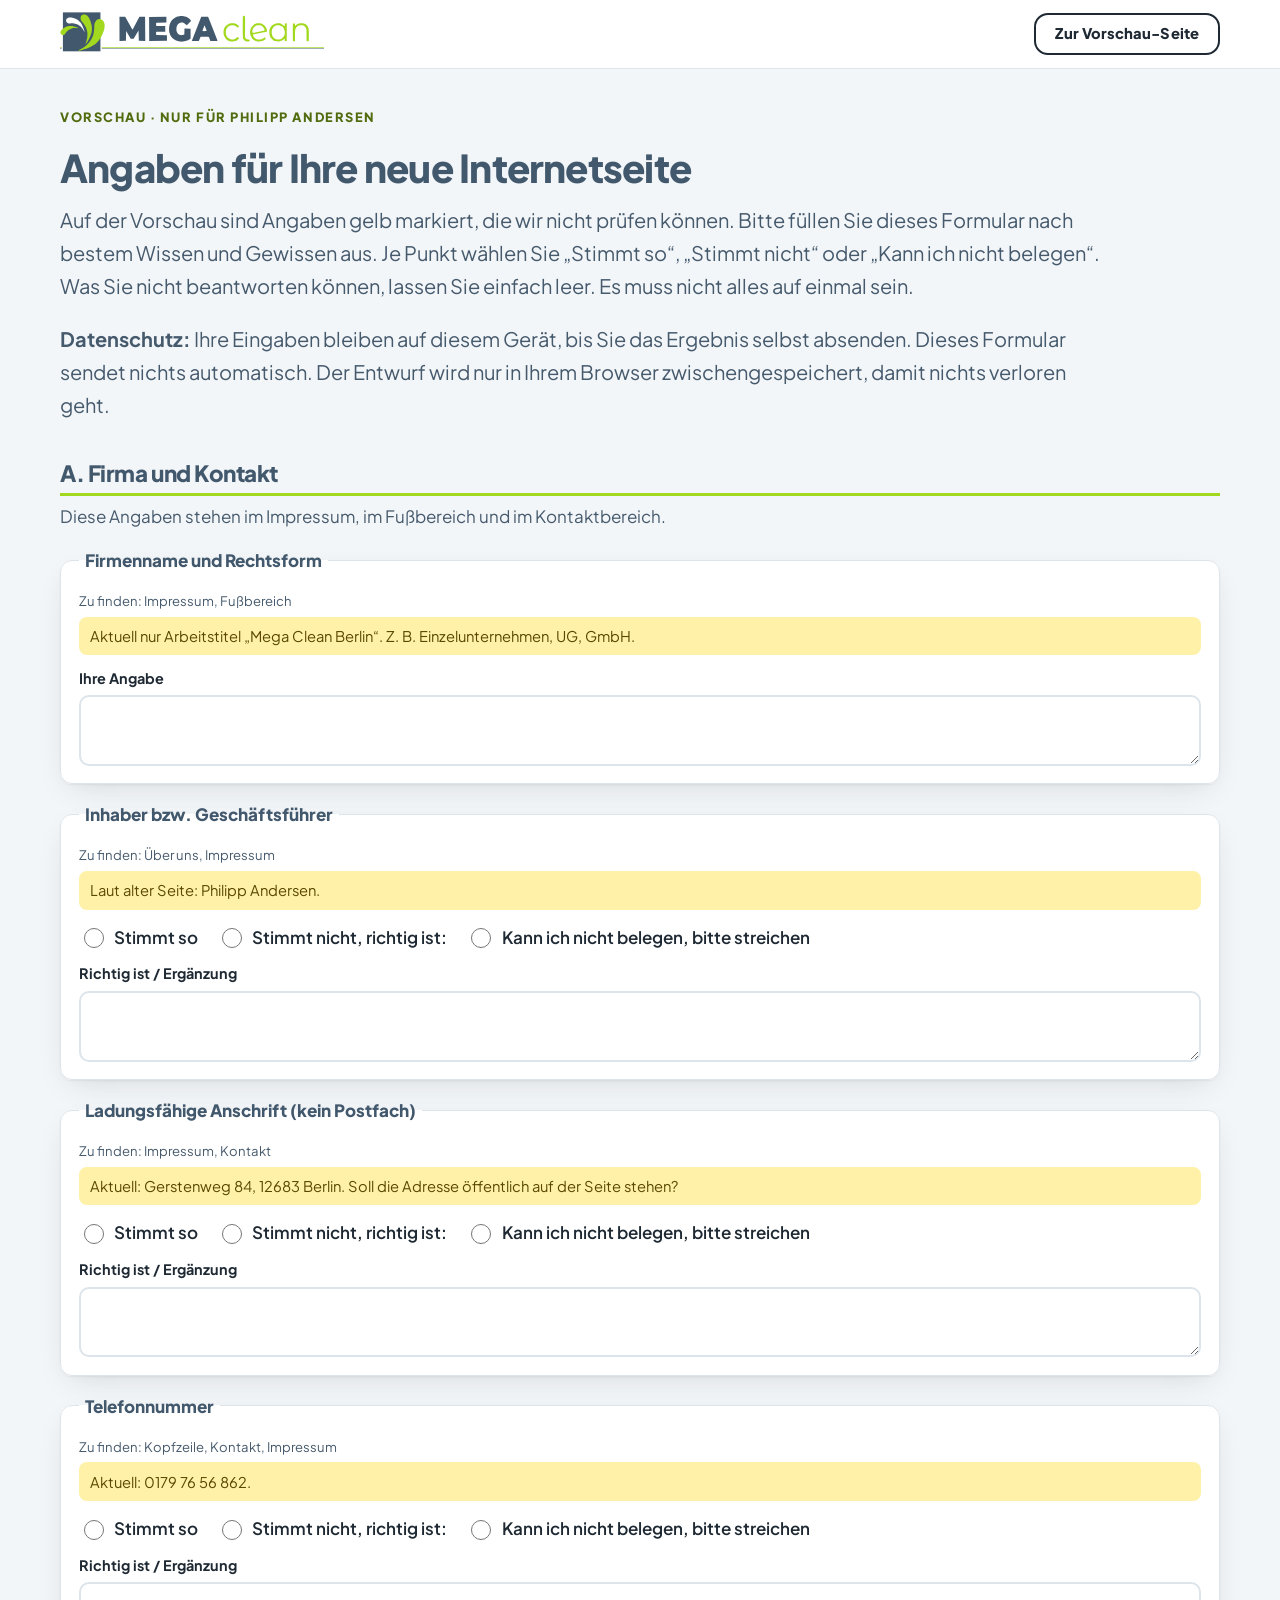
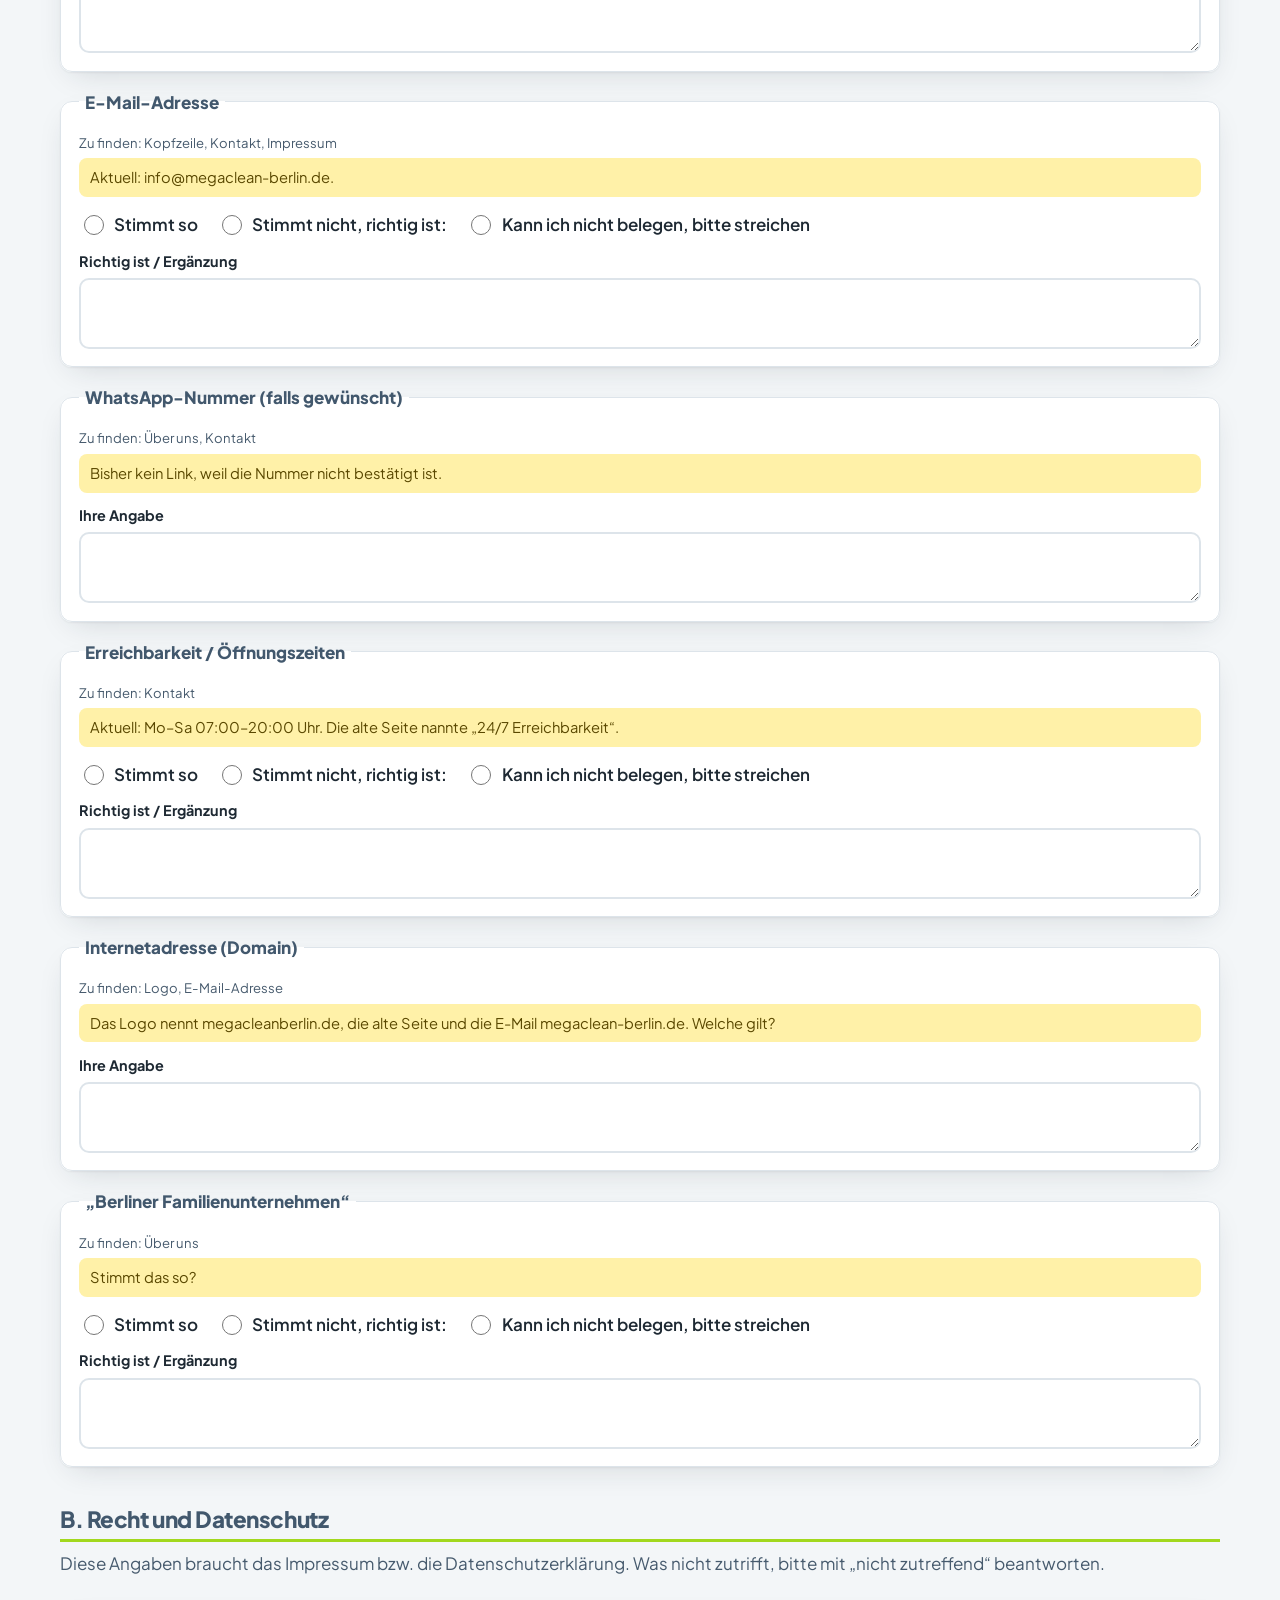
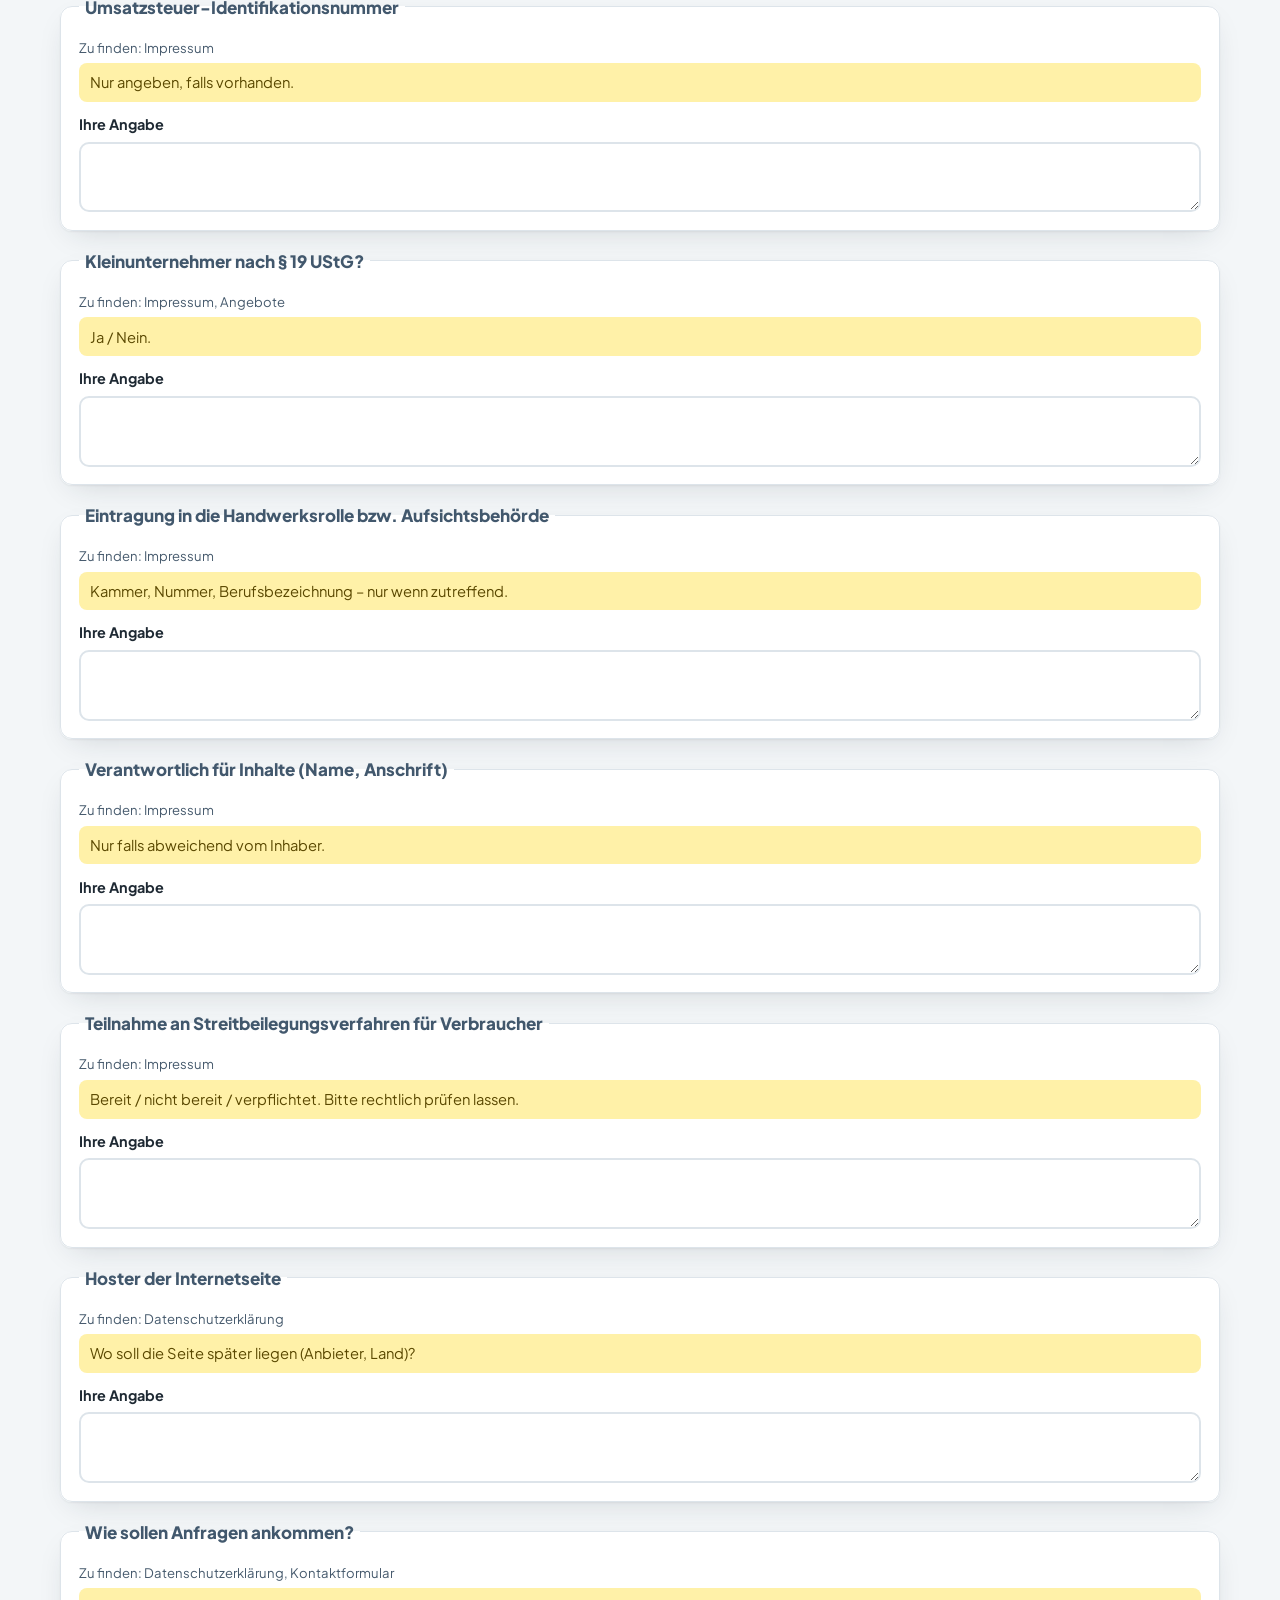
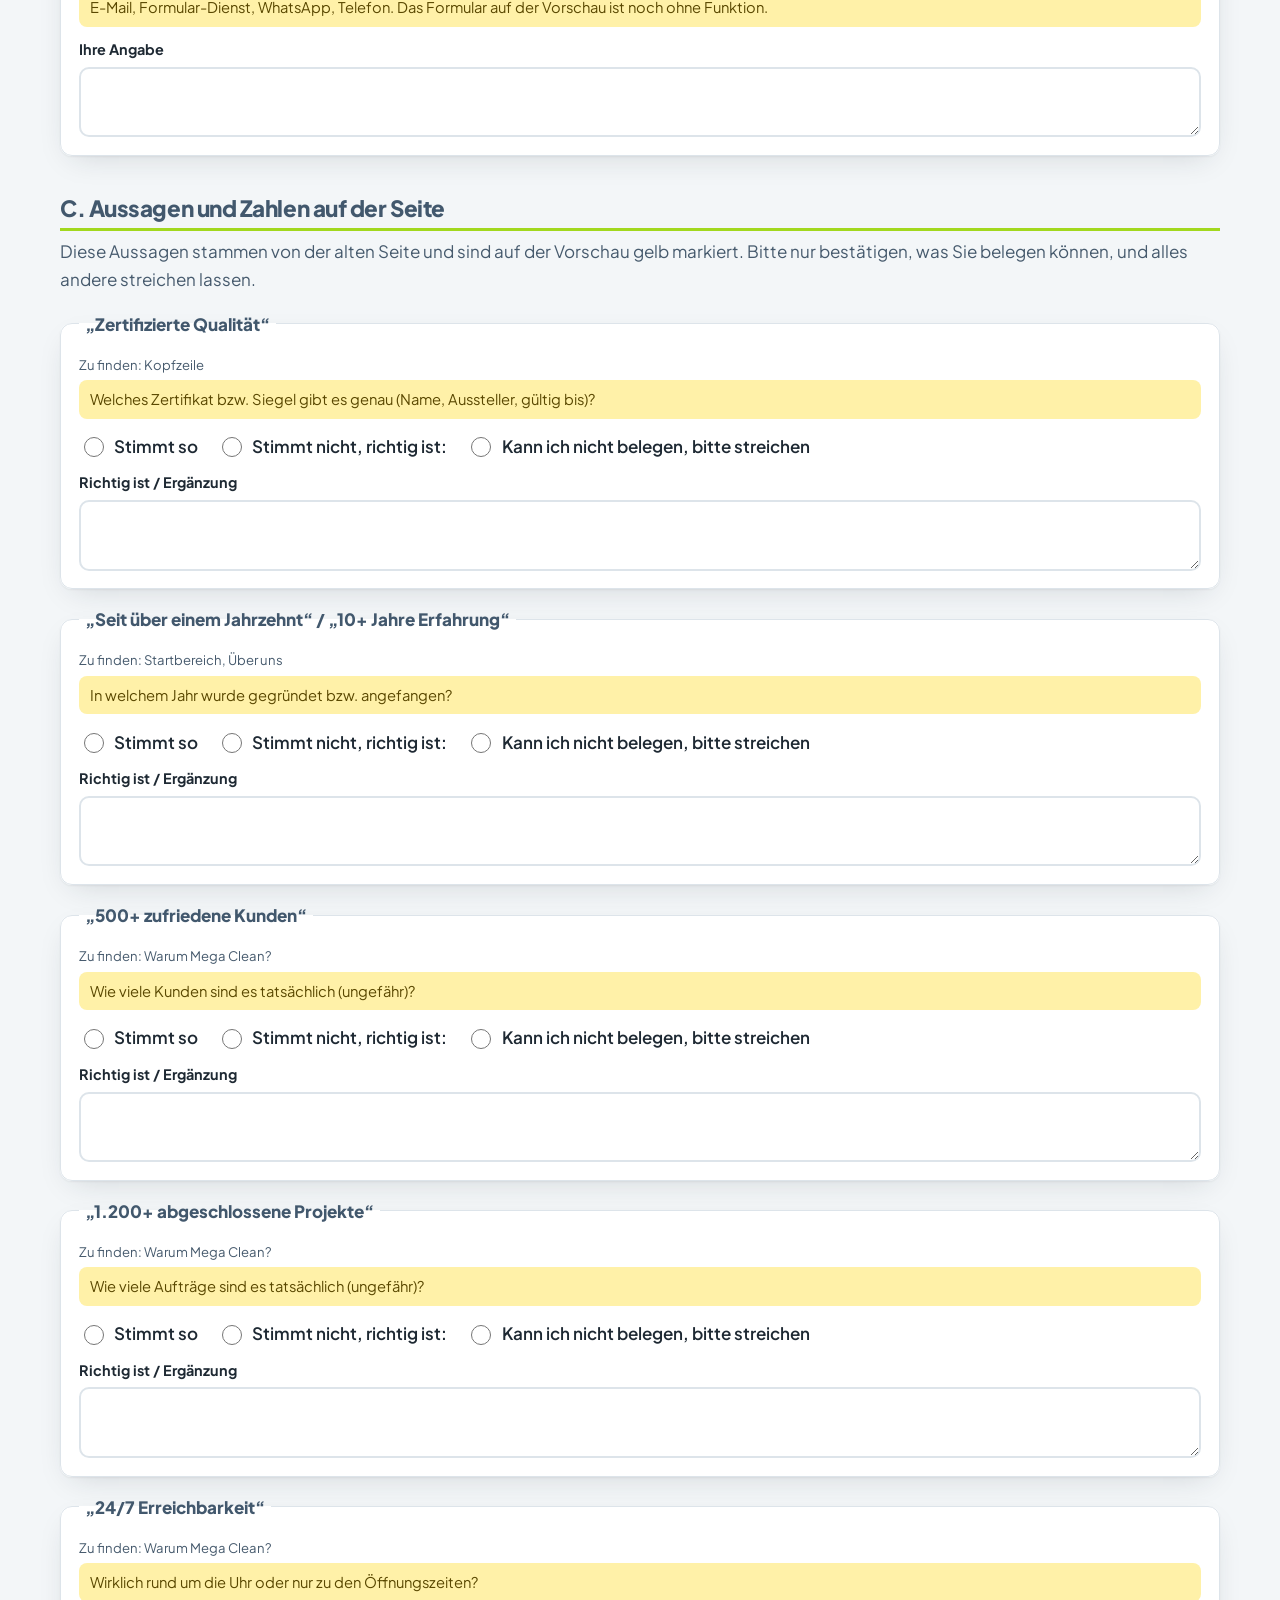
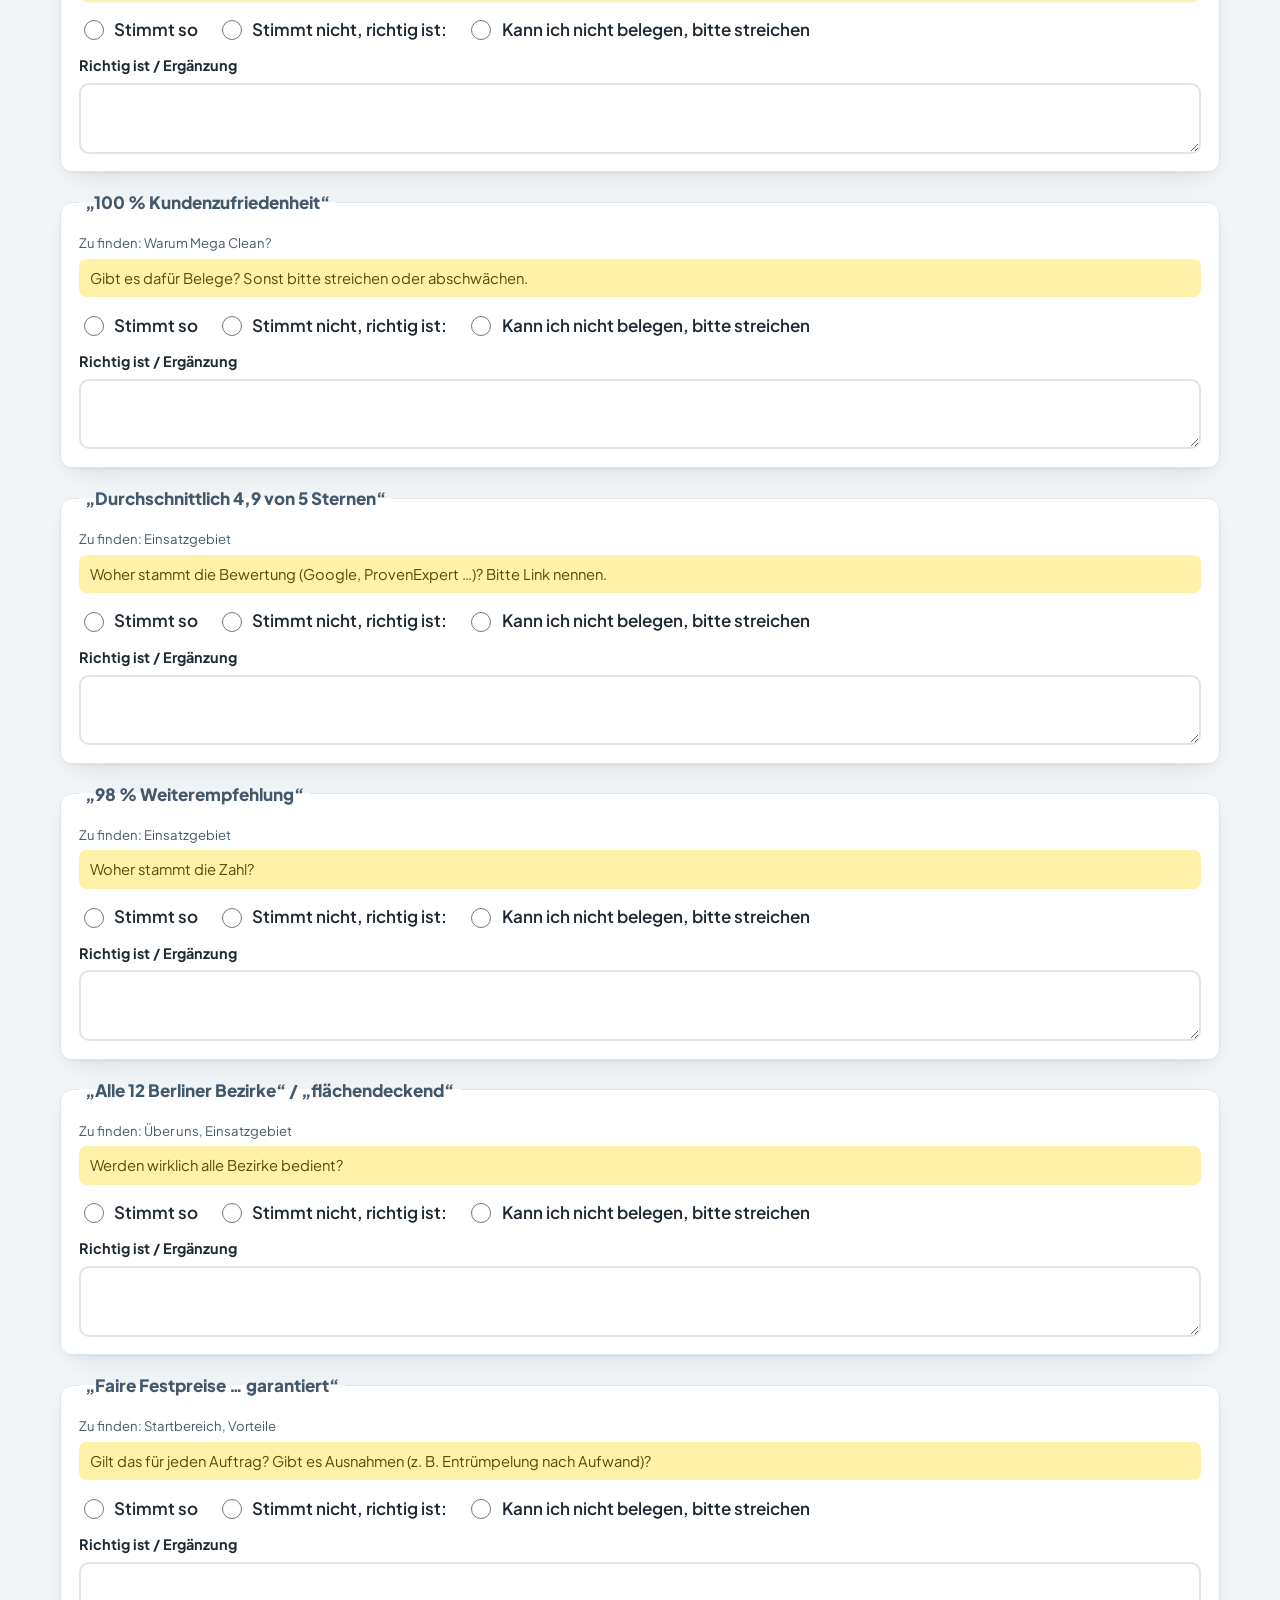
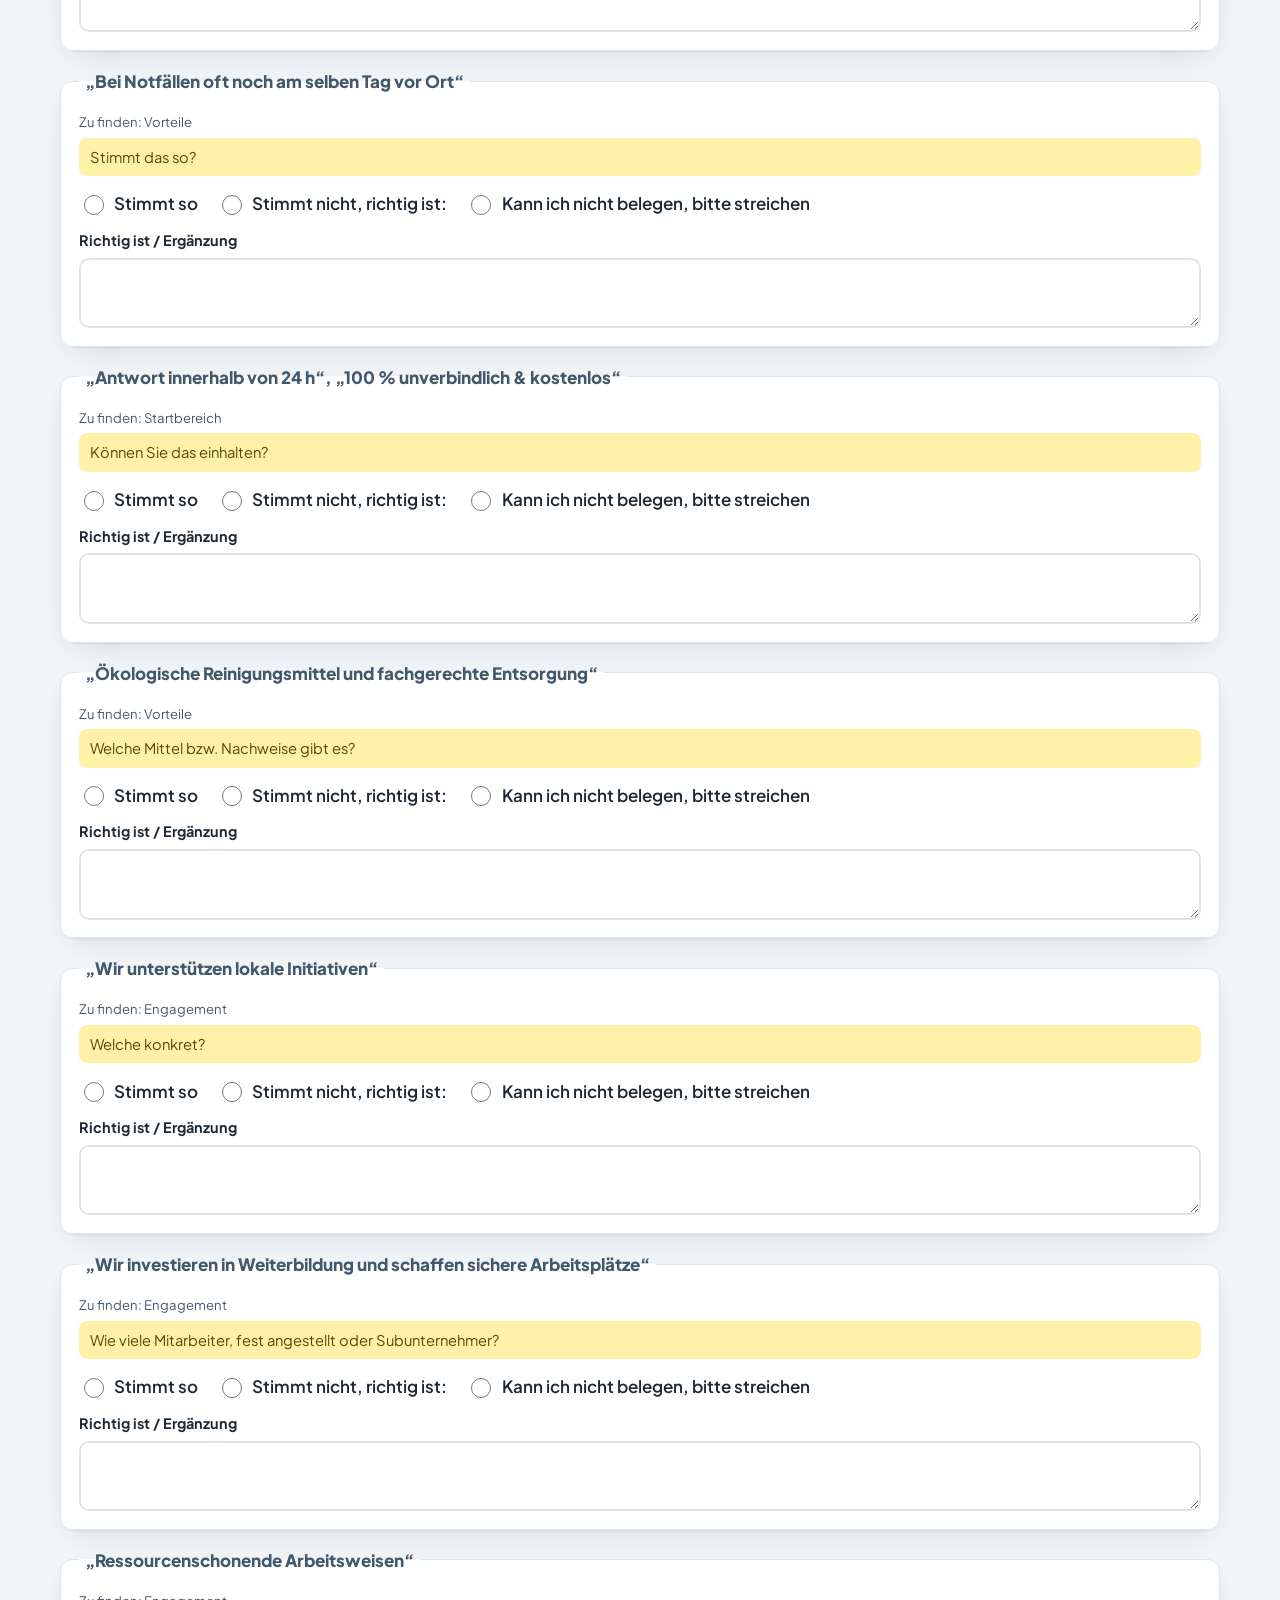
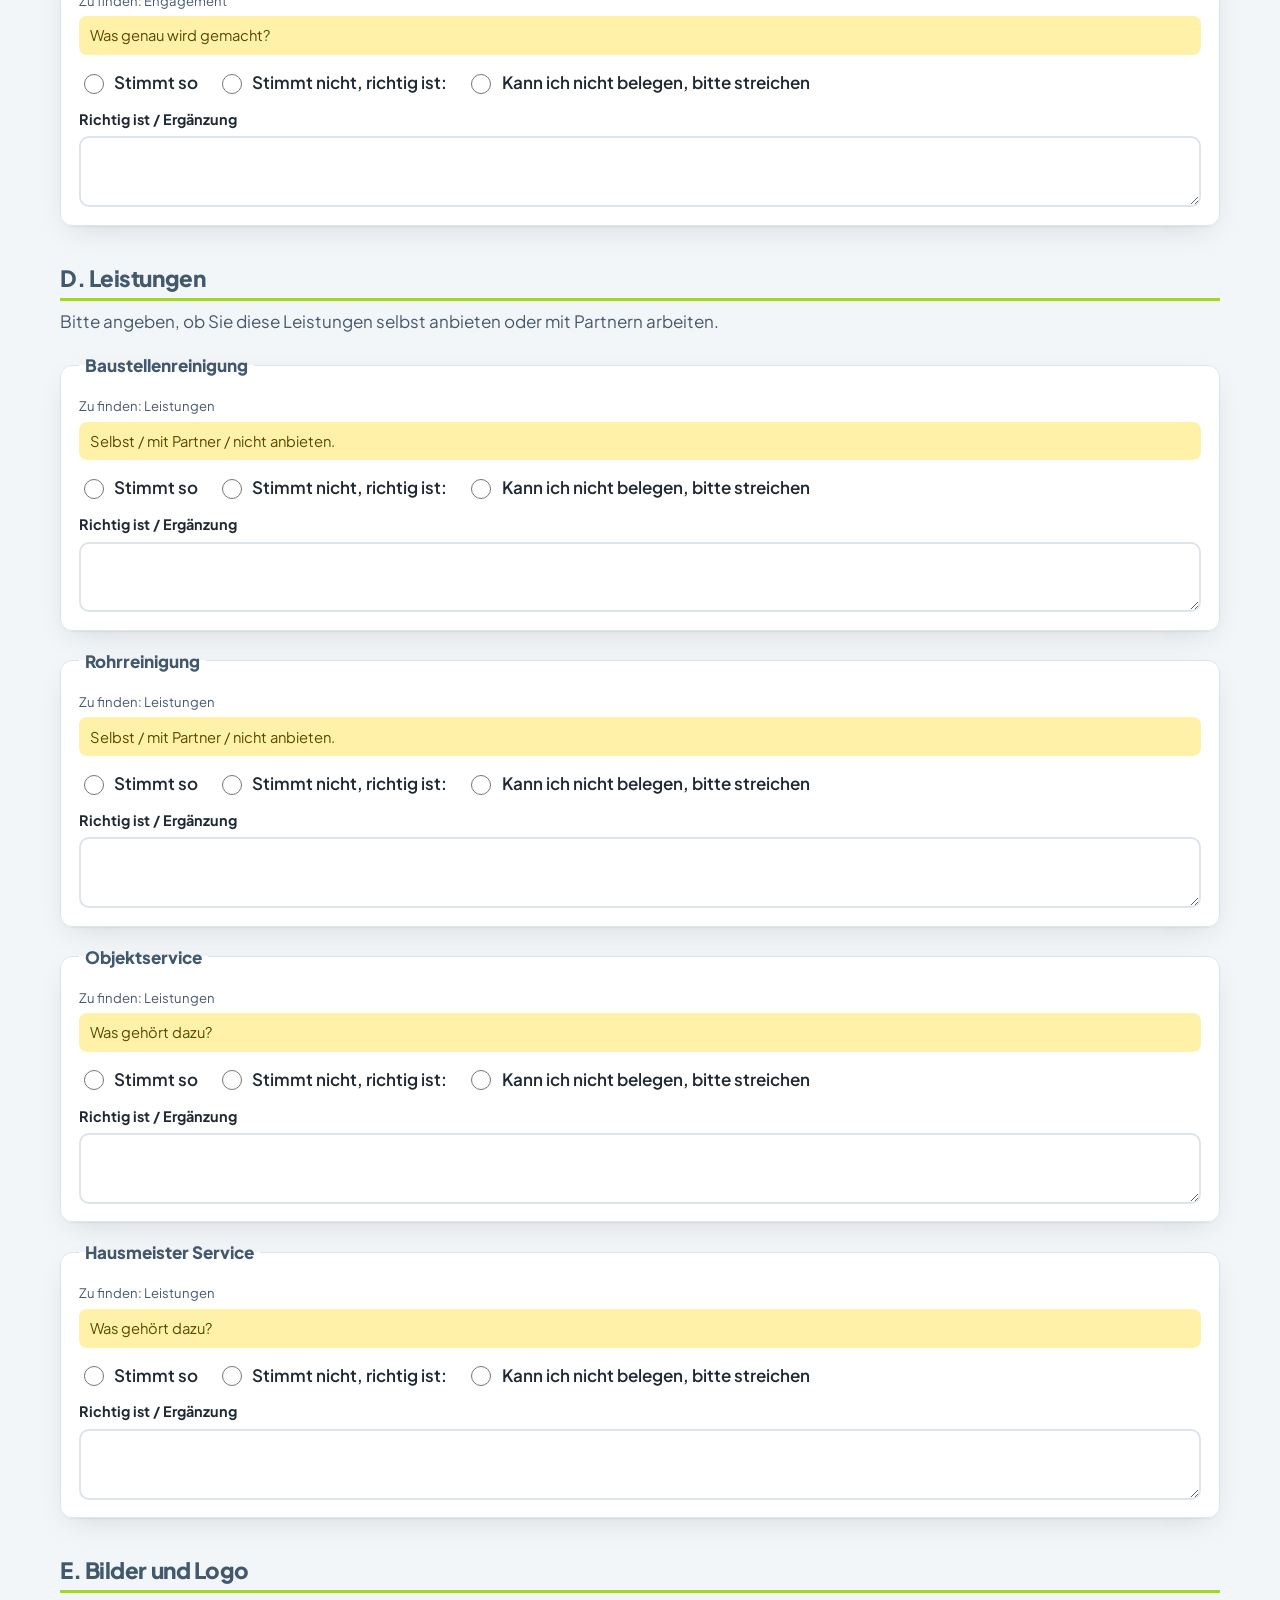
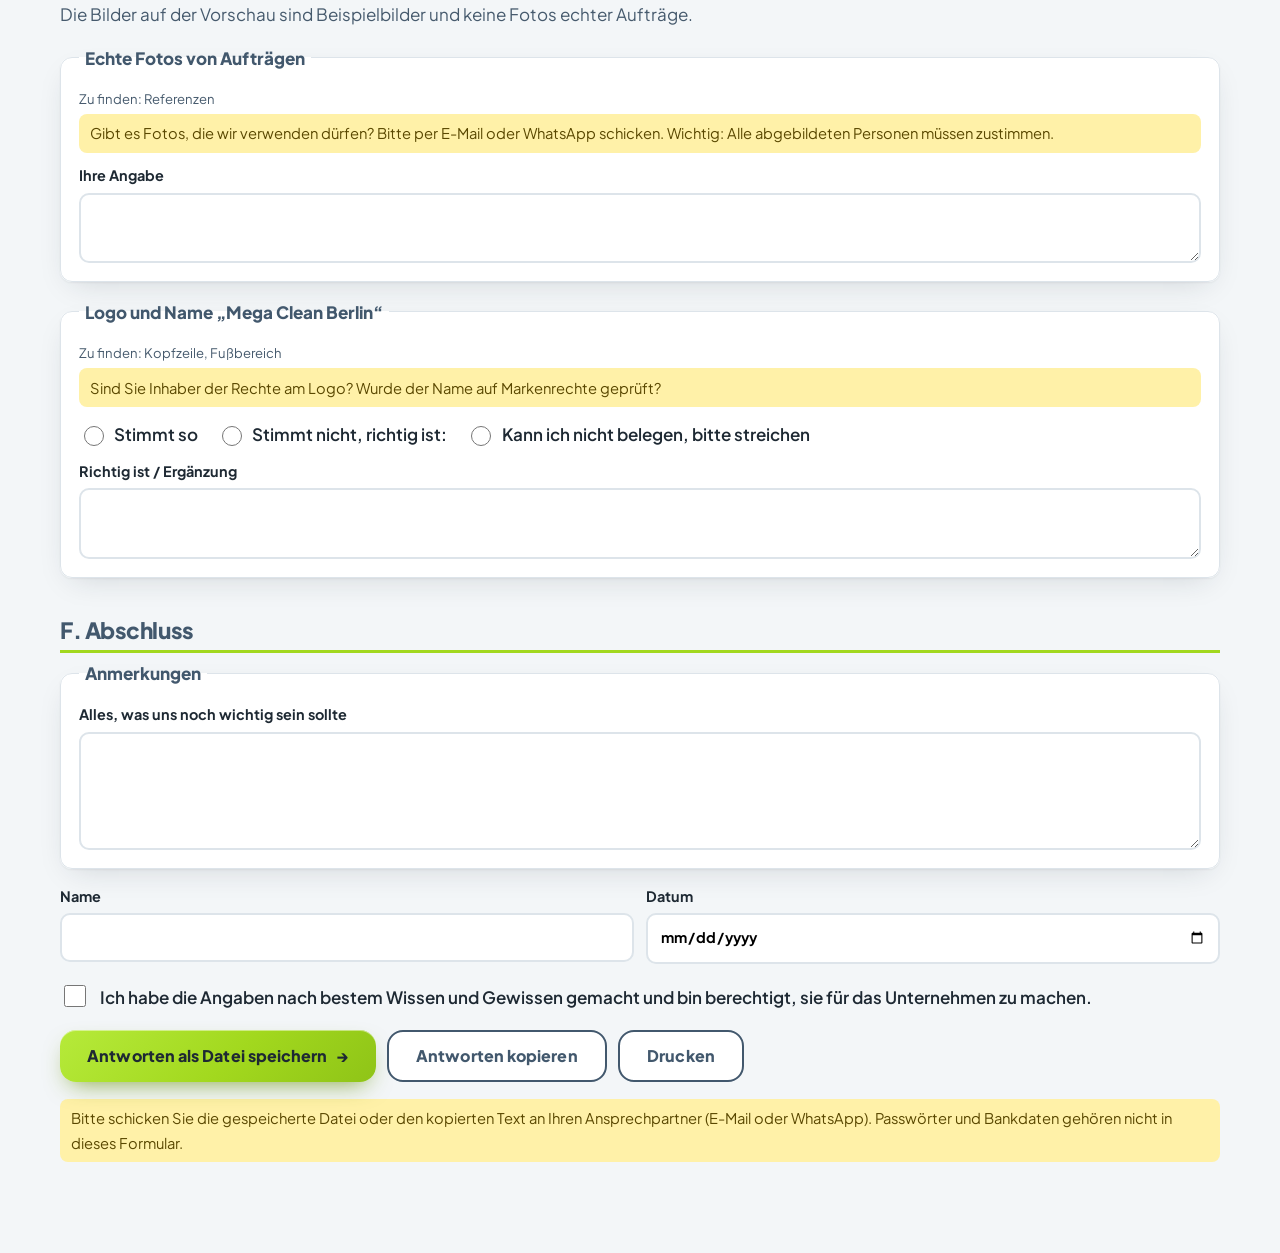
<file: v4/kundenformular.html>
<!DOCTYPE html>
<html lang="de">
<head>
<meta charset="utf-8">
<meta name="viewport" content="width=device-width, initial-scale=1">
<title>Angaben für die Internetseite – Mega Clean Berlin</title>
<meta name="robots" content="noindex, nofollow">
<meta name="theme-color" content="#42586D">
<link rel="icon" href="logo-mark.svg" type="image/svg+xml">
<link rel="stylesheet" href="style.css">
<style>
.fk{padding:2rem 0 5rem}
.fk h1{font-size:clamp(1.7rem,4vw,2.4rem);line-height:1.15;margin:.2rem 0 .8rem;color:var(--blau)}
.fk .lead{max-width:70ch}
.blk{margin-top:2.5rem}
.blk h2{font-size:1.4rem;color:var(--blau);border-bottom:3px solid var(--gruen);padding-bottom:.4rem;margin-bottom:.4rem}
.intro{color:var(--mut);margin:.2rem 0 1rem}
.frage{background:#fff;border:1px solid var(--line);border-radius:var(--r-s);padding:1rem 1.1rem 1.1rem;margin:0 0 1rem;box-shadow:var(--sh)}
.frage legend{font-weight:800;padding:0 .4rem;color:var(--blau)}
.wo{margin:0;font-size:.82rem;color:var(--mut)}
.hint{margin:.3rem 0 .7rem;background:var(--gelb);color:var(--gelb-t);border-radius:8px;padding:.45rem .7rem;font-size:.92rem}
.opt{display:flex;flex-wrap:wrap;gap:.4rem 1.2rem;margin-bottom:.6rem}
.opt label{display:flex;gap:.45rem;align-items:center;font-weight:600;min-height:32px}
.opt input{width:20px;height:20px;accent-color:var(--blau)}
.txt{display:block;font-weight:700;font-size:.9rem}
.txt textarea{display:block;width:100%;margin-top:.3rem;font:inherit;font-weight:400;padding:.6rem .75rem;border:2px solid var(--line);border-radius:10px;resize:vertical;background:#fff;color:var(--ink)}
.txt textarea:focus{border-color:var(--blau);outline:none}
.pers{display:grid;gap:.8rem;grid-template-columns:1fr}
@media(min-width:700px){.pers{grid-template-columns:1fr 1fr}}
.pers input[type=text],.pers input[type=date]{display:block;width:100%;margin-top:.3rem;font:inherit;padding:.65rem .75rem;border:2px solid var(--line);border-radius:10px}
.pers label{font-weight:700;font-size:.9rem}
.bestg{display:flex;gap:.7rem;align-items:flex-start;margin:1.2rem 0;font-weight:600}
.bestg input{width:22px;height:22px;margin-top:.15rem;accent-color:var(--blau);flex:none}
.aktion{display:flex;flex-wrap:wrap;gap:.7rem;margin-top:1rem}
.aktion .btn{cursor:pointer;border:0}
.aktion .btn--zweit{background:#fff;color:var(--blau);border:2px solid var(--blau)}
#meldung{margin-top:1rem;font-weight:700;color:var(--gruen-t)}
.fk__kopf{background:#fff;border-bottom:1px solid var(--line)}
.fk__kopf .wrap{display:flex;align-items:center;justify-content:space-between;min-height:68px;gap:1rem}
@media print{.aktion,.fk__kopf a.btn{display:none}.frage{break-inside:avoid;box-shadow:none}}
</style>
</head>
<body>
<svg xmlns="http://www.w3.org/2000/svg" width="0" height="0" style="position:absolute" aria-hidden="true" focusable="false"><defs><!-- Logo-Nachbau (Vektor-Nachzeichnung nach dem gelieferten Logo, keine exakte Kopie; ohne Domain-Zeile und Haus-Symbol). Farben über CSS-Variablen --lg-* (Standard = Logo-Farben), im Footer MEGA/Linie hell. --><symbol id="mc-logo" viewBox="28 12 1446 235"><rect x="36" y="211" width="1430" height="3.6" style="fill:var(--lg-gruen,#a2d81e)"/><rect x="36" y="217.4" width="1430" height="2.6" style="fill:var(--lg-linie,#42586d)"/><rect x="65" y="21" width="214" height="218.5" style="fill:var(--lg-rahmen,#fff)"/><rect x="71.5" y="26" width="200.5" height="208" style="fill:var(--lg-blau,#42586d)"/><path style="fill:var(--lg-weiss,#fff)" d="M92.9 59.1C91.3 61.1 90.2 63.4 89.1 65.6C88.7 66.5 88.6 67.4 88.6 68.4C88.6 70 88.5 71.8 89.1 73.4C90 75.7 91.3 77.9 92.9 79.9C93.9 81.1 95.2 82.1 96.6 82.9C98.5 83.8 100.5 84.8 102.6 84.9C111.9 85.4 121.3 84.2 130.6 84.9C134.6 85.1 138.4 86.5 142.1 87.6C145 88.5 147.8 89.4 150.4 90.9C154.7 93.3 158.9 96.1 162.9 99.1C165.4 101 167.5 103.3 169.6 105.6C172.9 109.3 176 113.1 178.9 117.1C182 121.5 184.7 126.3 187.6 130.9C187.7 130.4 188 129.9 187.9 129.4C187.1 126.7 185.7 124.3 184.9 121.6C184.6 120.7 184.9 119.7 184.6 118.9C182.8 113.8 180.8 108.8 178.6 103.9C176.8 99.6 174.9 95.4 172.6 91.4C170.2 87.1 167.5 82.9 164.4 79.1C161.4 75.5 157.9 72.3 154.4 69.1C152.9 67.8 151.3 66.6 149.6 65.6C146 63.4 142.3 61.2 138.4 59.4C137.5 59 136.5 59.4 135.6 59.1C132.6 58.1 129.9 56.4 126.9 55.4C124 54.4 120.9 53.6 117.9 53.4C112.9 53 107.9 52.9 102.9 53.4C101 53.6 99.2 54.4 97.6 55.4C95.9 56.4 94.2 57.6 92.9 59.1Z"/><path style="fill:var(--lg-gruen,#a2d81e)" fill-rule="evenodd" d="M180.9 37.6C179.5 37.7 178.1 38 176.9 38.6C174.8 39.7 172.9 41.1 171.1 42.6C170.1 43.5 169.2 44.5 168.6 45.6C167.7 47.5 167 49.5 166.6 51.6C166.1 54.3 165.9 57.1 166.1 59.9C166.3 62.3 166.8 64.7 167.6 66.9C168.6 69.4 170 71.7 171.6 73.9C176 79.7 181.1 84.9 185.4 90.9C187.2 93.5 188.2 96.6 189.9 99.4C190.5 100.4 191.6 101.1 192.1 102.1C194.2 106.3 196.2 110.5 197.6 114.9C199.3 119.8 200.4 124.8 201.4 129.9C202 132.8 202.3 135.9 202.4 138.9C202.5 144.4 202.3 149.9 201.9 155.4C201.7 158.4 201.3 161.4 200.6 164.4C198.9 172.3 196.9 180.1 194.6 187.9C194.2 189.5 192.9 190.8 192.4 192.4C192.2 193 192.2 193.7 192.4 194.4C192.5 194.8 193 195 193.4 195.4C194.3 194.5 195.4 193.9 196.1 192.9C197 191.7 197.3 190.3 198.1 189.1C198.7 188.3 199.8 188 200.4 187.1C201 186.2 200.8 184.8 201.4 183.9C202.1 182.7 203.5 182.1 204.1 180.9C204.9 179.5 204.9 177.8 205.6 176.4C206.5 174.8 208 173.7 208.9 172.1C211.3 167.9 213.5 163.6 215.4 159.1C218.3 152.2 221.1 145.3 223.4 138.1C224.5 134.6 224.9 131 225.4 127.4C225.9 123.7 226.3 120.1 226.4 116.4C226.5 112.5 226.4 108.7 226.1 104.9C225.8 100.6 225.3 96.3 224.4 92.1C223.4 87.9 221.5 84 220.4 79.9C219.9 78.3 220.1 76.5 219.6 74.9C218.8 72 217.6 69.3 216.4 66.6C215.9 65.6 214.9 64.9 214.4 63.9C213.8 62.6 213.7 61.1 213.1 59.9C212 57.6 210.7 55.5 209.4 53.4C208.3 51.7 207.2 50 205.9 48.6C203.5 46.1 201 43.5 198.1 41.6C195.5 39.9 192.5 38.6 189.4 37.9C186.6 37.2 183.7 37.5 180.9 37.6Z"/><path style="fill:var(--lg-gruen,#a2d81e)" fill-rule="evenodd" d="M284.6 69.6C283.1 68 281.1 66.8 279.1 65.6C277.5 64.6 275.9 63.6 274.1 63.1C271.1 62.3 268 61.7 264.9 61.9C261.9 62 258.9 62.9 256.1 64.1C254.1 65.1 252.5 66.8 250.9 68.4C249.4 69.8 248 71.2 246.9 72.9C245.2 75.2 243.7 77.7 242.6 80.4C241.3 83.7 240 87.1 239.6 90.6C238.7 99.7 239.5 108.8 238.6 117.9C237.8 126.2 236.4 134.5 234.6 142.6C233.7 147 232.1 151.2 230.4 155.4C227.8 161.5 224.9 167.6 221.6 173.4C220.9 174.6 219.4 175.2 218.6 176.4C218.1 177.2 218.2 178.3 217.6 179.1C214.2 183.7 210.5 188.2 206.6 192.4C203.3 196 199.8 199.6 195.9 202.6C189.3 207.8 182.4 212.6 175.4 217.1C169.1 221.1 162.1 224 155.9 228.1C155.2 228.6 155.4 229.6 155.1 230.4C156.2 230.5 157.3 230.8 158.4 230.6C165.3 229.2 172.1 227.4 178.9 225.4C180.9 224.8 182.6 223.5 184.6 222.9C186.1 222.4 187.7 222.6 189.1 222.1C193.6 220.8 198 219.4 202.4 217.6C208.8 215 215.1 212.2 221.4 209.1C225.1 207.3 228.7 205.3 232.1 203.1C234.2 201.8 235.9 200 237.9 198.6C240.1 197.1 242.7 196.1 244.9 194.4C248.8 191.2 252.6 187.8 256.1 184.1C258.9 181.2 261.4 178.1 263.9 174.9C264.8 173.6 265.4 172.1 266.4 170.9C267.2 169.9 268.4 169.2 269.1 168.1C272.4 162.9 275.7 157.7 278.4 152.1C282.5 143.6 286.2 135 289.4 126.1C291.2 121.1 292.2 115.8 293.4 110.6C293.8 108.5 294 106.3 294.1 104.1C294.3 100 294.3 95.8 294.1 91.6C294 89.6 293.7 87.6 293.1 85.6C292.1 82.5 290.9 79.5 289.4 76.6C288.1 74.1 286.5 71.7 284.6 69.6Z"/><path style="fill:var(--lg-gruen,#a2d81e)" fill-rule="evenodd" d="M153.1 109.9C151.6 109 150.2 107.9 148.6 107.1C145.9 105.8 143 104.5 140.1 103.6C136.7 102.5 133.1 102.1 129.6 101.1C128.4 100.8 127.4 99.9 126.1 99.6C123.3 99 120.3 98.6 117.4 98.4C114.5 98.2 111.5 98.2 108.6 98.4C104.9 98.7 101.1 99.1 97.4 99.9C94.5 100.5 91.8 101.5 89.1 102.6C86.3 103.8 83.5 105.3 80.9 106.9C79.8 107.5 79 108.7 77.9 109.4C75.9 110.7 73.5 111.4 71.6 112.9C68.8 115 66.2 117.3 63.9 119.9C62.5 121.3 61.5 123.1 60.6 124.9C59.8 126.7 59.3 128.7 58.9 130.6C58.6 132 58.5 133.5 58.6 134.9C58.8 136.7 59 138.4 59.6 140.1C60 141.3 60.8 142.4 61.6 143.4C62.6 144.4 63.5 145.8 64.9 146.1C68.1 146.9 71.6 147.1 74.9 146.4C77.3 145.9 79.6 144.4 81.4 142.6C84.5 139.5 86.5 135.5 89.4 132.1C91.7 129.4 94.3 126.9 96.9 124.4C98.5 122.9 100 121.3 101.9 120.1C105.2 118 108.6 116.1 112.1 114.4C114.3 113.3 116.5 112.2 118.9 111.6C122.9 110.7 127 110.3 131.1 109.9C133.8 109.6 136.5 109.5 139.1 109.6C143.5 109.9 147.8 110.6 152.1 111.1L153.1 109.9Z"/><path style="fill:var(--lg-mega,#42586d)" fill-rule="evenodd" d="M810.4 49.9L759.9 179.1L797.4 178.6L806.9 156.6C820.7 156.5 834.6 155.5 848.4 156.4C849.8 156.5 851 158 851.6 159.4C854.5 165.5 856.5 172 858.9 178.4L896.1 179.4C896.2 178 896.8 176.6 896.4 175.4C880.8 133.9 864.6 92.7 848.1 51.6C847.8 50.7 846.9 49.7 845.9 49.6C834.1 49.1 822.2 49.8 810.4 49.9Z M827.6 94.9C831.3 103.9 835.7 112.6 838.6 121.9C839.1 123.3 838 124.7 837.6 126.1C831.2 126.1 824.8 126.7 818.4 126.1C817.6 126.1 817.4 125 816.9 124.4L827.6 94.9Z M624.1 48.9L531.9 50.6L532.4 179.4L627.4 177.9L627.1 147.9L571.9 147.4C571 146.3 569.6 145.5 569.4 144.1C568.7 140.3 568.7 136.4 569.4 132.6C569.6 131.3 570.6 129.7 571.9 129.6C587.3 128.4 602.9 129.1 618.4 128.9L617.9 98.9L571.1 98.4C570.5 97.4 569.5 96.5 569.4 95.4C568.9 91.5 568.8 87.5 569.4 83.6C569.5 82.5 570.7 81.8 571.4 80.9L624.4 80.4L624.1 48.9Z M373.6 49.4L373.9 178.4L408.1 178.1L409.4 125.4L433.6 166.4L449.4 167.4L475.4 123.4L476.9 178.1L511.4 179.1L510.4 49.9L480.1 49.1C468.9 70.5 458 92 446.4 113.1C445.4 114.8 443.7 116 442.4 117.4L404.1 48.9L373.6 49.4Z M692.9 46.4C688.4 46.8 684 48 679.9 49.9C673.2 52.9 666.6 56.4 660.9 60.9C656.4 64.4 652.5 68.7 649.6 73.6C645.7 80.4 642.3 87.7 640.6 95.4C638.6 104.4 638.4 113.9 638.6 123.1C638.7 128.1 640.1 132.9 641.6 137.6C643.2 142.6 644.9 147.8 647.9 152.1C652 158.2 656.8 164 662.6 168.4C669.1 173.2 676.8 176.3 684.4 179.4C688.1 180.9 692.1 181.6 696.1 181.9C701.8 182.3 707.5 182.6 713.1 181.6C722.1 180.1 731 177.8 739.4 174.4C744.5 172.3 748.7 168.4 753.4 165.4L753.4 112.9L720.9 112.6L719.9 144.1C717.3 145.2 714.9 146.9 712.1 147.4C708 148 703.7 148.3 699.6 147.4C695.8 146.5 691.8 145 688.9 142.4C685.2 139.1 682.3 134.9 680.4 130.4C678.4 125.8 677.6 120.6 677.6 115.6C677.6 110 678.4 104.3 680.4 99.1C682.1 94.7 685 90.5 688.6 87.4C692.4 84.1 697.1 82.1 701.9 80.6C704.7 79.8 707.8 80.1 710.6 80.6C713.7 81.2 716.7 82.3 719.4 83.9C724.4 86.9 728.7 90.9 733.4 94.4C740.4 87.2 747.8 80.4 754.4 72.9C755.2 71.9 755.2 70.4 755.6 69.1C752.1 65.5 749.2 61.1 745.1 58.1C740.3 54.6 734.9 52.1 729.4 49.9C725.2 48.2 720.8 46.8 716.4 46.4C708.6 45.6 700.7 45.6 692.9 46.4Z"/><path style="fill:var(--lg-gruen,#a2d81e)" fill-rule="evenodd" d="M1300.9 85.4C1300.4 89.8 1299.4 94.2 1299.4 98.6C1299.1 125.4 1299.7 152.1 1299.9 178.9C1301.8 179.5 1303.6 180.7 1305.6 180.6C1307.7 180.6 1309.5 179.3 1311.4 178.6C1311.5 160.9 1311 143.1 1311.6 125.4C1311.7 122 1312.5 118.6 1313.6 115.4C1314.8 111.9 1316.5 108.6 1318.6 105.6C1320.2 103.5 1322.4 101.8 1324.6 100.4C1327.7 98.5 1330.9 96.6 1334.4 95.9C1339.7 94.9 1345.2 94.8 1350.6 95.4C1353.9 95.7 1357 97.1 1359.9 98.6C1361.9 99.7 1363.8 101.1 1365.1 102.9C1367.4 105.8 1369.2 109.2 1370.6 112.6C1371.6 115 1372.3 117.6 1372.4 120.1C1373 139.4 1372.5 158.8 1372.6 178.1C1373.5 178.9 1374.2 180.2 1375.4 180.4C1377.9 180.8 1380.5 180 1383.1 179.9C1383.6 179 1384.6 178.2 1384.6 177.1C1385 156.9 1385.8 136.6 1384.4 116.4C1384 111 1382.2 105.5 1379.4 100.9C1376.7 96.4 1372.6 92.7 1368.4 89.6C1365.1 87.3 1361.3 85.6 1357.4 84.9C1351 83.8 1344.3 83.6 1337.9 84.4C1333.6 84.9 1329.4 86.6 1325.6 88.6C1320.8 91.2 1316.6 95 1312.1 98.1L1310.4 85.9L1300.9 85.4Z M1190.1 94.6C1185.8 97.9 1182.5 102.6 1179.9 107.4C1177.2 112.1 1174.8 117.2 1174.4 122.6C1173.7 131.9 1174.2 141.4 1176.6 150.4C1178.4 156.7 1182.4 162.3 1186.6 167.4C1189.9 171.4 1194.3 174.3 1198.6 177.1C1200.5 178.3 1202.7 179 1204.9 179.4C1212 180.5 1219.2 182.4 1226.4 181.6C1232.6 181 1238.6 178.4 1244.1 175.4C1248.4 173 1251.5 169 1255.1 165.9L1257.4 178.4C1258.5 179 1259.5 180.2 1260.9 180.4C1263 180.6 1265 179.7 1267.1 179.4L1267.4 85.9C1265.4 85.4 1263.4 84.2 1261.4 84.4C1259.6 84.5 1258.2 85.9 1256.6 86.6C1256.5 90 1256.9 93.5 1256.4 96.9C1256.2 97.7 1255.2 98.2 1254.6 98.9C1250 95.5 1245.8 91.7 1240.9 88.9C1237.2 86.8 1233.1 84.9 1228.9 84.4C1222.4 83.6 1215.7 83.2 1209.4 84.9C1202.4 86.7 1195.8 90.3 1190.1 94.6Z M1215.1 95.4C1220 94.6 1225.1 94.5 1229.9 95.6C1234.5 96.7 1239 98.8 1242.9 101.6C1246 103.9 1248.6 107.2 1250.4 110.6C1253.2 116 1255.5 121.9 1256.4 127.9C1257.2 133.1 1256.7 138.5 1255.4 143.6C1254.1 148.8 1251.7 153.8 1248.6 158.1C1246.2 161.5 1243 164.3 1239.4 166.4C1235.6 168.6 1231.2 169.9 1226.9 170.6C1222.8 171.3 1218.6 171.2 1214.6 170.4C1210.1 169.4 1205.4 168.1 1201.6 165.4C1197.7 162.6 1194.6 158.5 1192.1 154.4C1189.8 150.6 1188 146.3 1187.4 141.9C1186.4 135.5 1186.4 129 1187.4 122.6C1188.1 118.3 1190 114.3 1192.4 110.6C1194.9 106.7 1198 103 1201.9 100.4C1205.8 97.7 1210.5 96.2 1215.1 95.4Z M1107.6 84.6C1102.3 85.6 1097 87.4 1092.6 90.6C1086.7 95 1081.5 100.6 1077.6 106.9C1074.3 112.2 1072.8 118.5 1071.6 124.6C1070.7 129.5 1071.2 134.5 1071.6 139.4C1071.9 142.5 1072.6 145.7 1073.9 148.6C1076.6 154.8 1079.2 161.3 1083.6 166.4C1087.7 171.1 1093.1 174.5 1098.6 177.4C1103.2 179.7 1108.3 181.4 1113.4 181.6C1121.4 182 1129.7 181.8 1137.4 179.4C1143.4 177.5 1148.3 173.1 1153.1 169.1C1154.1 168.3 1154 166.8 1154.4 165.6C1153.4 164 1152.8 161.9 1151.4 160.6C1150.6 159.9 1149.3 159.7 1148.4 160.1C1145.1 161.8 1142.6 164.8 1139.4 166.6C1136.8 168 1134 169.2 1131.1 169.6C1125 170.5 1118.8 171.1 1112.6 170.4C1108.7 169.9 1105.1 168.2 1101.6 166.4C1099.2 165.1 1097.1 163.3 1095.1 161.4C1093 159.3 1090.9 157 1089.4 154.4C1088 152.1 1087.5 149.4 1086.6 146.9C1088 145.7 1088.9 143.8 1090.6 143.4C1113.2 138.1 1136.3 135.5 1158.9 130.1C1160.3 129.8 1161.3 127.9 1161.4 126.4C1161.5 122.1 1161 117.6 1159.4 113.6C1157.2 108.2 1154.1 103.1 1150.4 98.6C1147 94.7 1142.9 91.4 1138.4 88.9C1134.3 86.6 1129.7 85 1125.1 84.4C1119.3 83.6 1113.4 83.5 1107.6 84.6Z M1148.6 117.4C1149.1 118.8 1148.6 120.4 1148.6 121.9C1147 122.7 1145.4 124 1143.6 124.4C1125.7 128.5 1107.7 132.1 1089.6 135.4C1088.3 135.6 1087 135 1085.6 134.9C1085 133.5 1083.7 132.4 1083.6 130.9C1083.4 127 1083.7 123.1 1084.6 119.4C1085.5 116.1 1087 113 1088.9 110.1C1091 106.9 1093.3 103.6 1096.4 101.4C1100.2 98.6 1104.5 96.3 1109.1 95.4C1114.6 94.3 1120.3 94.6 1125.9 95.4C1128.8 95.8 1131.5 97.2 1133.9 98.9C1137.5 101.4 1140.9 104.2 1143.6 107.6C1145.9 110.5 1147.4 113.9 1148.6 117.4Z M987.4 84.6C980.7 83 973.4 83.5 966.6 84.6C961.3 85.5 956.2 87.8 951.6 90.6C946.7 93.7 942.1 97.5 938.6 102.1C934.9 107.2 932.2 113.1 930.6 119.1C929.1 124.9 929.1 131 929.6 136.9C930.1 142.8 931.2 148.7 933.6 154.1C936.2 159.8 939.5 165.5 944.1 169.6C949.4 174.4 955.9 177.9 962.6 180.1C968.3 182 974.4 181.5 980.4 181.4C984.3 181.3 988.2 180.6 991.9 179.4C996.1 177.9 1000.3 176 1003.9 173.4C1006.9 171.2 1008.9 167.9 1011.4 165.1C1011 163.7 1011.4 161.9 1010.4 160.9C1008.9 159.3 1006.5 158.9 1004.6 157.9C999.5 161.4 994.7 165.3 989.4 168.4C987.3 169.5 985 170.1 982.6 170.4C978.4 170.8 974 171.5 969.9 170.4C964.2 168.8 959 165.6 954.1 162.4C951.8 160.8 949.9 158.5 948.4 156.1C946.3 152.9 944.3 149.4 943.4 145.6C942.1 140.5 941.6 135.2 941.6 129.9C941.7 125.7 942.3 121.5 943.6 117.6C944.9 114.1 947.1 110.8 949.4 107.9C951.8 104.7 954.5 101.6 957.9 99.4C960.8 97.4 964.4 96.4 967.9 95.6C971.6 94.8 975.6 94.2 979.4 94.6C984.4 95.2 989.4 96.3 993.9 98.6C997.8 100.7 1000.5 104.5 1003.9 107.4L1010.4 104.4L1011.4 99.6C1010 97.9 1009 95.6 1007.1 94.4C1000.9 90.5 994.5 86.3 987.4 84.6Z M1035.4 44.9C1034.1 45.3 1032.7 46.3 1032.6 47.6C1031.8 85.2 1031.6 122.8 1032.9 160.4C1033 164.3 1034.8 168.1 1036.9 171.4C1038.8 174.4 1041.6 177 1044.6 178.9C1047.3 180.5 1050.5 181.2 1053.6 181.6C1057.3 182.1 1061.2 182.2 1064.9 181.4C1066.7 181 1067.9 179.2 1069.4 178.1L1068.9 172.1C1062.9 171 1056.5 170.9 1050.9 168.6C1048.7 167.8 1047.6 165.2 1046.6 163.1C1045.4 160.5 1044.4 157.7 1044.4 154.9C1043.7 119.2 1045.4 83.5 1044.4 47.9C1044.3 46.4 1042.5 45.3 1041.1 44.9C1039.3 44.3 1037.2 44.3 1035.4 44.9Z"/></symbol></defs></svg>
<header class="fk__kopf"><div class="wrap"><a class="marke" href="index.html" aria-label="Mega Clean Berlin – zur Startseite"><svg class="logo" role="img" aria-label="Mega Clean Berlin" viewBox="28 12 1446 235" focusable="false"><use href="#mc-logo"/></svg></a><a class="btn btn--klein btn--zweit" href="index.html">Zur Vorschau-Seite</a></div></header>
<main class="fk wrap">
<p class="eyebrow">Vorschau · nur für Philipp Andersen</p>
<h1>Angaben für Ihre neue Internetseite</h1>
<p class="lead">Auf der Vorschau sind Angaben gelb markiert, die wir nicht prüfen können. Bitte füllen Sie dieses Formular nach bestem Wissen und Gewissen aus. Je Punkt wählen Sie „Stimmt so“, „Stimmt nicht“ oder „Kann ich nicht belegen“. Was Sie nicht beantworten können, lassen Sie einfach leer. Es muss nicht alles auf einmal sein.</p>
<p class="lead"><strong>Datenschutz:</strong> Ihre Eingaben bleiben auf diesem Gerät, bis Sie das Ergebnis selbst absenden. Dieses Formular sendet nichts automatisch. Der Entwurf wird nur in Ihrem Browser zwischengespeichert, damit nichts verloren geht.</p>
<noscript><p class="warnung">Zum Speichern und Absenden wird JavaScript benötigt. Sie können die Seite auch ausdrucken und handschriftlich ausfüllen.</p></noscript>
<form id="fk" onsubmit="return false">
<section class="blk"><h2>A. Firma und Kontakt</h2><p class="intro">Diese Angaben stehen im Impressum, im Fußbereich und im Kontaktbereich.</p><fieldset class="frage" id="f-firma"><legend>Firmenname und Rechtsform</legend><p class="wo">Zu finden: Impressum, Fußbereich</p><p class="hint">Aktuell nur Arbeitstitel „Mega Clean Berlin“. Z. B. Einzelunternehmen, UG, GmbH.</p><label class="txt">Ihre Angabe<textarea name="firma_text" rows="2"></textarea></label></fieldset><fieldset class="frage" id="f-inhaber"><legend>Inhaber bzw. Geschäftsführer</legend><p class="wo">Zu finden: Über uns, Impressum</p><p class="hint">Laut alter Seite: Philipp Andersen.</p><div class="opt"><label><input type="radio" name="inhaber" value="Stimmt so"> Stimmt so</label><label><input type="radio" name="inhaber" value="Stimmt nicht"> Stimmt nicht, richtig ist:</label><label><input type="radio" name="inhaber" value="Kann ich nicht belegen – bitte streichen"> Kann ich nicht belegen, bitte streichen</label></div><label class="txt">Richtig ist / Ergänzung<textarea name="inhaber_text" rows="2"></textarea></label></fieldset><fieldset class="frage" id="f-anschrift"><legend>Ladungsfähige Anschrift (kein Postfach)</legend><p class="wo">Zu finden: Impressum, Kontakt</p><p class="hint">Aktuell: Gerstenweg 84, 12683 Berlin. Soll die Adresse öffentlich auf der Seite stehen?</p><div class="opt"><label><input type="radio" name="anschrift" value="Stimmt so"> Stimmt so</label><label><input type="radio" name="anschrift" value="Stimmt nicht"> Stimmt nicht, richtig ist:</label><label><input type="radio" name="anschrift" value="Kann ich nicht belegen – bitte streichen"> Kann ich nicht belegen, bitte streichen</label></div><label class="txt">Richtig ist / Ergänzung<textarea name="anschrift_text" rows="2"></textarea></label></fieldset><fieldset class="frage" id="f-telefon"><legend>Telefonnummer</legend><p class="wo">Zu finden: Kopfzeile, Kontakt, Impressum</p><p class="hint">Aktuell: 0179 76 56 862.</p><div class="opt"><label><input type="radio" name="telefon" value="Stimmt so"> Stimmt so</label><label><input type="radio" name="telefon" value="Stimmt nicht"> Stimmt nicht, richtig ist:</label><label><input type="radio" name="telefon" value="Kann ich nicht belegen – bitte streichen"> Kann ich nicht belegen, bitte streichen</label></div><label class="txt">Richtig ist / Ergänzung<textarea name="telefon_text" rows="2"></textarea></label></fieldset><fieldset class="frage" id="f-email"><legend>E-Mail-Adresse</legend><p class="wo">Zu finden: Kopfzeile, Kontakt, Impressum</p><p class="hint">Aktuell: info@megaclean-berlin.de.</p><div class="opt"><label><input type="radio" name="email" value="Stimmt so"> Stimmt so</label><label><input type="radio" name="email" value="Stimmt nicht"> Stimmt nicht, richtig ist:</label><label><input type="radio" name="email" value="Kann ich nicht belegen – bitte streichen"> Kann ich nicht belegen, bitte streichen</label></div><label class="txt">Richtig ist / Ergänzung<textarea name="email_text" rows="2"></textarea></label></fieldset><fieldset class="frage" id="f-whatsapp"><legend>WhatsApp-Nummer (falls gewünscht)</legend><p class="wo">Zu finden: Über uns, Kontakt</p><p class="hint">Bisher kein Link, weil die Nummer nicht bestätigt ist.</p><label class="txt">Ihre Angabe<textarea name="whatsapp_text" rows="2"></textarea></label></fieldset><fieldset class="frage" id="f-zeiten"><legend>Erreichbarkeit / Öffnungszeiten</legend><p class="wo">Zu finden: Kontakt</p><p class="hint">Aktuell: Mo–Sa 07:00–20:00 Uhr. Die alte Seite nannte „24/7 Erreichbarkeit“.</p><div class="opt"><label><input type="radio" name="zeiten" value="Stimmt so"> Stimmt so</label><label><input type="radio" name="zeiten" value="Stimmt nicht"> Stimmt nicht, richtig ist:</label><label><input type="radio" name="zeiten" value="Kann ich nicht belegen – bitte streichen"> Kann ich nicht belegen, bitte streichen</label></div><label class="txt">Richtig ist / Ergänzung<textarea name="zeiten_text" rows="2"></textarea></label></fieldset><fieldset class="frage" id="f-domain"><legend>Internetadresse (Domain)</legend><p class="wo">Zu finden: Logo, E-Mail-Adresse</p><p class="hint">Das Logo nennt megacleanberlin.de, die alte Seite und die E-Mail megaclean-berlin.de. Welche gilt?</p><label class="txt">Ihre Angabe<textarea name="domain_text" rows="2"></textarea></label></fieldset><fieldset class="frage" id="f-familie"><legend>„Berliner Familienunternehmen“</legend><p class="wo">Zu finden: Über uns</p><p class="hint">Stimmt das so?</p><div class="opt"><label><input type="radio" name="familie" value="Stimmt so"> Stimmt so</label><label><input type="radio" name="familie" value="Stimmt nicht"> Stimmt nicht, richtig ist:</label><label><input type="radio" name="familie" value="Kann ich nicht belegen – bitte streichen"> Kann ich nicht belegen, bitte streichen</label></div><label class="txt">Richtig ist / Ergänzung<textarea name="familie_text" rows="2"></textarea></label></fieldset></section><section class="blk"><h2>B. Recht und Datenschutz</h2><p class="intro">Diese Angaben braucht das Impressum bzw. die Datenschutzerklärung. Was nicht zutrifft, bitte mit „nicht zutreffend“ beantworten.</p><fieldset class="frage" id="f-ustid"><legend>Umsatzsteuer-Identifikationsnummer</legend><p class="wo">Zu finden: Impressum</p><p class="hint">Nur angeben, falls vorhanden.</p><label class="txt">Ihre Angabe<textarea name="ustid_text" rows="2"></textarea></label></fieldset><fieldset class="frage" id="f-kleinunt"><legend>Kleinunternehmer nach § 19 UStG?</legend><p class="wo">Zu finden: Impressum, Angebote</p><p class="hint">Ja / Nein.</p><label class="txt">Ihre Angabe<textarea name="kleinunt_text" rows="2"></textarea></label></fieldset><fieldset class="frage" id="f-handwerk"><legend>Eintragung in die Handwerksrolle bzw. Aufsichtsbehörde</legend><p class="wo">Zu finden: Impressum</p><p class="hint">Kammer, Nummer, Berufsbezeichnung – nur wenn zutreffend.</p><label class="txt">Ihre Angabe<textarea name="handwerk_text" rows="2"></textarea></label></fieldset><fieldset class="frage" id="f-verantw"><legend>Verantwortlich für Inhalte (Name, Anschrift)</legend><p class="wo">Zu finden: Impressum</p><p class="hint">Nur falls abweichend vom Inhaber.</p><label class="txt">Ihre Angabe<textarea name="verantw_text" rows="2"></textarea></label></fieldset><fieldset class="frage" id="f-streit"><legend>Teilnahme an Streitbeilegungsverfahren für Verbraucher</legend><p class="wo">Zu finden: Impressum</p><p class="hint">Bereit / nicht bereit / verpflichtet. Bitte rechtlich prüfen lassen.</p><label class="txt">Ihre Angabe<textarea name="streit_text" rows="2"></textarea></label></fieldset><fieldset class="frage" id="f-hoster"><legend>Hoster der Internetseite</legend><p class="wo">Zu finden: Datenschutzerklärung</p><p class="hint">Wo soll die Seite später liegen (Anbieter, Land)?</p><label class="txt">Ihre Angabe<textarea name="hoster_text" rows="2"></textarea></label></fieldset><fieldset class="frage" id="f-formular"><legend>Wie sollen Anfragen ankommen?</legend><p class="wo">Zu finden: Datenschutzerklärung, Kontaktformular</p><p class="hint">E-Mail, Formular-Dienst, WhatsApp, Telefon. Das Formular auf der Vorschau ist noch ohne Funktion.</p><label class="txt">Ihre Angabe<textarea name="formular_text" rows="2"></textarea></label></fieldset></section><section class="blk"><h2>C. Aussagen und Zahlen auf der Seite</h2><p class="intro">Diese Aussagen stammen von der alten Seite und sind auf der Vorschau gelb markiert. Bitte nur bestätigen, was Sie belegen können, und alles andere streichen lassen.</p><fieldset class="frage" id="f-zert"><legend>„Zertifizierte Qualität“</legend><p class="wo">Zu finden: Kopfzeile</p><p class="hint">Welches Zertifikat bzw. Siegel gibt es genau (Name, Aussteller, gültig bis)?</p><div class="opt"><label><input type="radio" name="zert" value="Stimmt so"> Stimmt so</label><label><input type="radio" name="zert" value="Stimmt nicht"> Stimmt nicht, richtig ist:</label><label><input type="radio" name="zert" value="Kann ich nicht belegen – bitte streichen"> Kann ich nicht belegen, bitte streichen</label></div><label class="txt">Richtig ist / Ergänzung<textarea name="zert_text" rows="2"></textarea></label></fieldset><fieldset class="frage" id="f-jahre"><legend>„Seit über einem Jahrzehnt“ / „10+ Jahre Erfahrung“</legend><p class="wo">Zu finden: Startbereich, Über uns</p><p class="hint">In welchem Jahr wurde gegründet bzw. angefangen?</p><div class="opt"><label><input type="radio" name="jahre" value="Stimmt so"> Stimmt so</label><label><input type="radio" name="jahre" value="Stimmt nicht"> Stimmt nicht, richtig ist:</label><label><input type="radio" name="jahre" value="Kann ich nicht belegen – bitte streichen"> Kann ich nicht belegen, bitte streichen</label></div><label class="txt">Richtig ist / Ergänzung<textarea name="jahre_text" rows="2"></textarea></label></fieldset><fieldset class="frage" id="f-kunden"><legend>„500+ zufriedene Kunden“</legend><p class="wo">Zu finden: Warum Mega Clean?</p><p class="hint">Wie viele Kunden sind es tatsächlich (ungefähr)?</p><div class="opt"><label><input type="radio" name="kunden" value="Stimmt so"> Stimmt so</label><label><input type="radio" name="kunden" value="Stimmt nicht"> Stimmt nicht, richtig ist:</label><label><input type="radio" name="kunden" value="Kann ich nicht belegen – bitte streichen"> Kann ich nicht belegen, bitte streichen</label></div><label class="txt">Richtig ist / Ergänzung<textarea name="kunden_text" rows="2"></textarea></label></fieldset><fieldset class="frage" id="f-projekte"><legend>„1.200+ abgeschlossene Projekte“</legend><p class="wo">Zu finden: Warum Mega Clean?</p><p class="hint">Wie viele Aufträge sind es tatsächlich (ungefähr)?</p><div class="opt"><label><input type="radio" name="projekte" value="Stimmt so"> Stimmt so</label><label><input type="radio" name="projekte" value="Stimmt nicht"> Stimmt nicht, richtig ist:</label><label><input type="radio" name="projekte" value="Kann ich nicht belegen – bitte streichen"> Kann ich nicht belegen, bitte streichen</label></div><label class="txt">Richtig ist / Ergänzung<textarea name="projekte_text" rows="2"></textarea></label></fieldset><fieldset class="frage" id="f-erreichbar"><legend>„24/7 Erreichbarkeit“</legend><p class="wo">Zu finden: Warum Mega Clean?</p><p class="hint">Wirklich rund um die Uhr oder nur zu den Öffnungszeiten?</p><div class="opt"><label><input type="radio" name="erreichbar" value="Stimmt so"> Stimmt so</label><label><input type="radio" name="erreichbar" value="Stimmt nicht"> Stimmt nicht, richtig ist:</label><label><input type="radio" name="erreichbar" value="Kann ich nicht belegen – bitte streichen"> Kann ich nicht belegen, bitte streichen</label></div><label class="txt">Richtig ist / Ergänzung<textarea name="erreichbar_text" rows="2"></textarea></label></fieldset><fieldset class="frage" id="f-zufrieden"><legend>„100 % Kundenzufriedenheit“</legend><p class="wo">Zu finden: Warum Mega Clean?</p><p class="hint">Gibt es dafür Belege? Sonst bitte streichen oder abschwächen.</p><div class="opt"><label><input type="radio" name="zufrieden" value="Stimmt so"> Stimmt so</label><label><input type="radio" name="zufrieden" value="Stimmt nicht"> Stimmt nicht, richtig ist:</label><label><input type="radio" name="zufrieden" value="Kann ich nicht belegen – bitte streichen"> Kann ich nicht belegen, bitte streichen</label></div><label class="txt">Richtig ist / Ergänzung<textarea name="zufrieden_text" rows="2"></textarea></label></fieldset><fieldset class="frage" id="f-sterne"><legend>„Durchschnittlich 4,9 von 5 Sternen“</legend><p class="wo">Zu finden: Einsatzgebiet</p><p class="hint">Woher stammt die Bewertung (Google, ProvenExpert …)? Bitte Link nennen.</p><div class="opt"><label><input type="radio" name="sterne" value="Stimmt so"> Stimmt so</label><label><input type="radio" name="sterne" value="Stimmt nicht"> Stimmt nicht, richtig ist:</label><label><input type="radio" name="sterne" value="Kann ich nicht belegen – bitte streichen"> Kann ich nicht belegen, bitte streichen</label></div><label class="txt">Richtig ist / Ergänzung<textarea name="sterne_text" rows="2"></textarea></label></fieldset><fieldset class="frage" id="f-empfehl"><legend>„98 % Weiterempfehlung“</legend><p class="wo">Zu finden: Einsatzgebiet</p><p class="hint">Woher stammt die Zahl?</p><div class="opt"><label><input type="radio" name="empfehl" value="Stimmt so"> Stimmt so</label><label><input type="radio" name="empfehl" value="Stimmt nicht"> Stimmt nicht, richtig ist:</label><label><input type="radio" name="empfehl" value="Kann ich nicht belegen – bitte streichen"> Kann ich nicht belegen, bitte streichen</label></div><label class="txt">Richtig ist / Ergänzung<textarea name="empfehl_text" rows="2"></textarea></label></fieldset><fieldset class="frage" id="f-bezirke"><legend>„Alle 12 Berliner Bezirke“ / „flächendeckend“</legend><p class="wo">Zu finden: Über uns, Einsatzgebiet</p><p class="hint">Werden wirklich alle Bezirke bedient?</p><div class="opt"><label><input type="radio" name="bezirke" value="Stimmt so"> Stimmt so</label><label><input type="radio" name="bezirke" value="Stimmt nicht"> Stimmt nicht, richtig ist:</label><label><input type="radio" name="bezirke" value="Kann ich nicht belegen – bitte streichen"> Kann ich nicht belegen, bitte streichen</label></div><label class="txt">Richtig ist / Ergänzung<textarea name="bezirke_text" rows="2"></textarea></label></fieldset><fieldset class="frage" id="f-festpreis"><legend>„Faire Festpreise … garantiert“</legend><p class="wo">Zu finden: Startbereich, Vorteile</p><p class="hint">Gilt das für jeden Auftrag? Gibt es Ausnahmen (z. B. Entrümpelung nach Aufwand)?</p><div class="opt"><label><input type="radio" name="festpreis" value="Stimmt so"> Stimmt so</label><label><input type="radio" name="festpreis" value="Stimmt nicht"> Stimmt nicht, richtig ist:</label><label><input type="radio" name="festpreis" value="Kann ich nicht belegen – bitte streichen"> Kann ich nicht belegen, bitte streichen</label></div><label class="txt">Richtig ist / Ergänzung<textarea name="festpreis_text" rows="2"></textarea></label></fieldset><fieldset class="frage" id="f-notfall"><legend>„Bei Notfällen oft noch am selben Tag vor Ort“</legend><p class="wo">Zu finden: Vorteile</p><p class="hint">Stimmt das so?</p><div class="opt"><label><input type="radio" name="notfall" value="Stimmt so"> Stimmt so</label><label><input type="radio" name="notfall" value="Stimmt nicht"> Stimmt nicht, richtig ist:</label><label><input type="radio" name="notfall" value="Kann ich nicht belegen – bitte streichen"> Kann ich nicht belegen, bitte streichen</label></div><label class="txt">Richtig ist / Ergänzung<textarea name="notfall_text" rows="2"></textarea></label></fieldset><fieldset class="frage" id="f-antwort"><legend>„Antwort innerhalb von 24 h“, „100 % unverbindlich &amp; kostenlos“</legend><p class="wo">Zu finden: Startbereich</p><p class="hint">Können Sie das einhalten?</p><div class="opt"><label><input type="radio" name="antwort" value="Stimmt so"> Stimmt so</label><label><input type="radio" name="antwort" value="Stimmt nicht"> Stimmt nicht, richtig ist:</label><label><input type="radio" name="antwort" value="Kann ich nicht belegen – bitte streichen"> Kann ich nicht belegen, bitte streichen</label></div><label class="txt">Richtig ist / Ergänzung<textarea name="antwort_text" rows="2"></textarea></label></fieldset><fieldset class="frage" id="f-umwelt"><legend>„Ökologische Reinigungsmittel und fachgerechte Entsorgung“</legend><p class="wo">Zu finden: Vorteile</p><p class="hint">Welche Mittel bzw. Nachweise gibt es?</p><div class="opt"><label><input type="radio" name="umwelt" value="Stimmt so"> Stimmt so</label><label><input type="radio" name="umwelt" value="Stimmt nicht"> Stimmt nicht, richtig ist:</label><label><input type="radio" name="umwelt" value="Kann ich nicht belegen – bitte streichen"> Kann ich nicht belegen, bitte streichen</label></div><label class="txt">Richtig ist / Ergänzung<textarea name="umwelt_text" rows="2"></textarea></label></fieldset><fieldset class="frage" id="f-engage1"><legend>„Wir unterstützen lokale Initiativen“</legend><p class="wo">Zu finden: Engagement</p><p class="hint">Welche konkret?</p><div class="opt"><label><input type="radio" name="engage1" value="Stimmt so"> Stimmt so</label><label><input type="radio" name="engage1" value="Stimmt nicht"> Stimmt nicht, richtig ist:</label><label><input type="radio" name="engage1" value="Kann ich nicht belegen – bitte streichen"> Kann ich nicht belegen, bitte streichen</label></div><label class="txt">Richtig ist / Ergänzung<textarea name="engage1_text" rows="2"></textarea></label></fieldset><fieldset class="frage" id="f-engage2"><legend>„Wir investieren in Weiterbildung und schaffen sichere Arbeitsplätze“</legend><p class="wo">Zu finden: Engagement</p><p class="hint">Wie viele Mitarbeiter, fest angestellt oder Subunternehmer?</p><div class="opt"><label><input type="radio" name="engage2" value="Stimmt so"> Stimmt so</label><label><input type="radio" name="engage2" value="Stimmt nicht"> Stimmt nicht, richtig ist:</label><label><input type="radio" name="engage2" value="Kann ich nicht belegen – bitte streichen"> Kann ich nicht belegen, bitte streichen</label></div><label class="txt">Richtig ist / Ergänzung<textarea name="engage2_text" rows="2"></textarea></label></fieldset><fieldset class="frage" id="f-engage3"><legend>„Ressourcenschonende Arbeitsweisen“</legend><p class="wo">Zu finden: Engagement</p><p class="hint">Was genau wird gemacht?</p><div class="opt"><label><input type="radio" name="engage3" value="Stimmt so"> Stimmt so</label><label><input type="radio" name="engage3" value="Stimmt nicht"> Stimmt nicht, richtig ist:</label><label><input type="radio" name="engage3" value="Kann ich nicht belegen – bitte streichen"> Kann ich nicht belegen, bitte streichen</label></div><label class="txt">Richtig ist / Ergänzung<textarea name="engage3_text" rows="2"></textarea></label></fieldset></section><section class="blk"><h2>D. Leistungen</h2><p class="intro">Bitte angeben, ob Sie diese Leistungen selbst anbieten oder mit Partnern arbeiten.</p><fieldset class="frage" id="f-l_bau"><legend>Baustellenreinigung</legend><p class="wo">Zu finden: Leistungen</p><p class="hint">Selbst / mit Partner / nicht anbieten.</p><div class="opt"><label><input type="radio" name="l_bau" value="Stimmt so"> Stimmt so</label><label><input type="radio" name="l_bau" value="Stimmt nicht"> Stimmt nicht, richtig ist:</label><label><input type="radio" name="l_bau" value="Kann ich nicht belegen – bitte streichen"> Kann ich nicht belegen, bitte streichen</label></div><label class="txt">Richtig ist / Ergänzung<textarea name="l_bau_text" rows="2"></textarea></label></fieldset><fieldset class="frage" id="f-l_rohr"><legend>Rohrreinigung</legend><p class="wo">Zu finden: Leistungen</p><p class="hint">Selbst / mit Partner / nicht anbieten.</p><div class="opt"><label><input type="radio" name="l_rohr" value="Stimmt so"> Stimmt so</label><label><input type="radio" name="l_rohr" value="Stimmt nicht"> Stimmt nicht, richtig ist:</label><label><input type="radio" name="l_rohr" value="Kann ich nicht belegen – bitte streichen"> Kann ich nicht belegen, bitte streichen</label></div><label class="txt">Richtig ist / Ergänzung<textarea name="l_rohr_text" rows="2"></textarea></label></fieldset><fieldset class="frage" id="f-l_geb"><legend>Objektservice</legend><p class="wo">Zu finden: Leistungen</p><p class="hint">Was gehört dazu?</p><div class="opt"><label><input type="radio" name="l_geb" value="Stimmt so"> Stimmt so</label><label><input type="radio" name="l_geb" value="Stimmt nicht"> Stimmt nicht, richtig ist:</label><label><input type="radio" name="l_geb" value="Kann ich nicht belegen – bitte streichen"> Kann ich nicht belegen, bitte streichen</label></div><label class="txt">Richtig ist / Ergänzung<textarea name="l_geb_text" rows="2"></textarea></label></fieldset><fieldset class="frage" id="f-l_haus"><legend>Hausmeister Service</legend><p class="wo">Zu finden: Leistungen</p><p class="hint">Was gehört dazu?</p><div class="opt"><label><input type="radio" name="l_haus" value="Stimmt so"> Stimmt so</label><label><input type="radio" name="l_haus" value="Stimmt nicht"> Stimmt nicht, richtig ist:</label><label><input type="radio" name="l_haus" value="Kann ich nicht belegen – bitte streichen"> Kann ich nicht belegen, bitte streichen</label></div><label class="txt">Richtig ist / Ergänzung<textarea name="l_haus_text" rows="2"></textarea></label></fieldset></section><section class="blk"><h2>E. Bilder und Logo</h2><p class="intro">Die Bilder auf der Vorschau sind Beispielbilder und keine Fotos echter Aufträge.</p><fieldset class="frage" id="f-bilder"><legend>Echte Fotos von Aufträgen</legend><p class="wo">Zu finden: Referenzen</p><p class="hint">Gibt es Fotos, die wir verwenden dürfen? Bitte per E-Mail oder WhatsApp schicken. Wichtig: Alle abgebildeten Personen müssen zustimmen.</p><label class="txt">Ihre Angabe<textarea name="bilder_text" rows="2"></textarea></label></fieldset><fieldset class="frage" id="f-logo"><legend>Logo und Name „Mega Clean Berlin“</legend><p class="wo">Zu finden: Kopfzeile, Fußbereich</p><p class="hint">Sind Sie Inhaber der Rechte am Logo? Wurde der Name auf Markenrechte geprüft?</p><div class="opt"><label><input type="radio" name="logo" value="Stimmt so"> Stimmt so</label><label><input type="radio" name="logo" value="Stimmt nicht"> Stimmt nicht, richtig ist:</label><label><input type="radio" name="logo" value="Kann ich nicht belegen – bitte streichen"> Kann ich nicht belegen, bitte streichen</label></div><label class="txt">Richtig ist / Ergänzung<textarea name="logo_text" rows="2"></textarea></label></fieldset></section>
<section class="blk"><h2>F. Abschluss</h2>
<fieldset class="frage"><legend>Anmerkungen</legend><label class="txt">Alles, was uns noch wichtig sein sollte<textarea name="anm_text" rows="4"></textarea></label></fieldset>
<div class="pers"><label>Name<input type="text" name="name" autocomplete="name"></label><label>Datum<input type="date" name="datum"></label></div>
<label class="bestg"><input type="checkbox" name="bestaetigung" value="ja"><span>Ich habe die Angaben nach bestem Wissen und Gewissen gemacht und bin berechtigt, sie für das Unternehmen zu machen.</span></label>
<div class="aktion">
<button type="button" class="btn btn--primaer" id="b-dl">Antworten als Datei speichern</button>
<button type="button" class="btn btn--zweit" id="b-cp">Antworten kopieren</button>
<button type="button" class="btn btn--zweit" id="b-pr">Drucken</button>
</div>
<p id="meldung" role="status"></p>
<p class="hint">Bitte schicken Sie die gespeicherte Datei oder den kopierten Text an Ihren Ansprechpartner (E-Mail oder WhatsApp). Passwörter und Bankdaten gehören nicht in dieses Formular.</p>
</section>
</form>
</main>
<script>
(function(){
var f=document.getElementById('fk'),K='megaclean-kundenformular',m=document.getElementById('meldung');
function msg(t){m.textContent=t;}
function save(){var d={};Array.prototype.forEach.call(f.elements,function(e){if(!e.name)return;if(e.type==='radio'){if(e.checked)d[e.name]=e.value;}else if(e.type==='checkbox'){d[e.name]=e.checked?'ja':'';}else d[e.name]=e.value;});try{localStorage.setItem(K,JSON.stringify(d));}catch(x){}return d;}
function load(){try{var d=JSON.parse(localStorage.getItem(K)||'{}');Array.prototype.forEach.call(f.elements,function(e){if(!e.name||!(e.name in d))return;if(e.type==='radio')e.checked=(e.value===d[e.name]);else if(e.type==='checkbox')e.checked=d[e.name]==='ja';else e.value=d[e.name];});}catch(x){}}
function text(){var d=save(),out=['ANGABEN FÜR DIE INTERNETSEITE – MEGA CLEAN BERLIN','Name: '+(d.name||'-'),'Datum: '+(d.datum||'-'),'Bestätigung nach bestem Wissen und Gewissen: '+(d.bestaetigung==='ja'?'ja':'NEIN / offen'),''];
Array.prototype.forEach.call(f.querySelectorAll('.blk'),function(b){out.push('== '+b.querySelector('h2').textContent+' ==');Array.prototype.forEach.call(b.querySelectorAll('fieldset.frage'),function(q){var id=q.id.replace('f-','');var t=q.querySelector('legend').textContent;var r=d[id]||'';var x=d[id+'_text']||'';if(!r&&!x&&q.id==='')return;out.push('- '+t+(r?' → '+r:'')+(x?' | '+x:'')+((!r&&!x)?' → (nicht beantwortet)':''));});out.push('');});
return out.join('\n');}
f.addEventListener('input',save);f.addEventListener('change',save);load();
document.getElementById('b-dl').onclick=function(){var t=text(),a=document.createElement('a');a.href=URL.createObjectURL(new Blob([t],{type:'text/plain;charset=utf-8'}));a.download='megaclean-angaben.txt';document.body.appendChild(a);a.click();a.remove();msg('Datei gespeichert (megaclean-angaben.txt). Bitte jetzt an Ihren Ansprechpartner schicken.');};
document.getElementById('b-cp').onclick=function(){var t=text();if(navigator.clipboard){navigator.clipboard.writeText(t).then(function(){msg('Text kopiert. Sie können ihn jetzt in eine E-Mail oder WhatsApp einfügen.');},function(){msg('Kopieren nicht möglich. Bitte „Als Datei speichern“ nutzen.');});}else msg('Kopieren nicht möglich. Bitte „Als Datei speichern“ nutzen.');};
document.getElementById('b-pr').onclick=function(){window.print();};
})();
</script>
</body>
</html>
</file>
<file: style.css>
/* Mega Clean Berlin – Vorschau v4. Reine CSS-Seite, keine externen Dienste.
   v4: Farbpalette aus dem Logo abgeleitet (Logo-Blau #42586d, Logo-Grün #a2d81e; dunklere/hellere Töne für Kontrast AA). */
@font-face{font-family:"Plus Jakarta Sans";src:url("fonts/PlusJakartaSans.woff2") format("woff2");font-weight:200 800;font-display:swap}
:root{
  /* Logo-Farben (gemessen am Original): Blau #42586d, Grün #a2d81e */
  --blau:#42586d;            /* Logo-Blau: Überschriften, Akzente, Topleiste (weiß darauf 7,4:1) */
  --blau-d:#2c3c4b;          /* dunkle Sektionen (Grün darauf 6,6:1) */
  --blau-m:#384b5d;          /* Karten auf dunklen Sektionen */
  --ink:#1e2933;--ink-2:#2c3c4b;--ink-3:#324353; /* Text/Hero/Footer-Basis (Blau-Ableitungen) */
  --gruen:#a2d81e;           /* Logo-Grün: nur Flächen/Akzente mit dunklem Text (auf Weiß nur 1,7:1) */
  --gruen-d:#6f9415;         /* Fokus, Linien, große Ziffern (3,5:1 auf Weiß) */
  --gruen-t:#516b0f;         /* Grün für Text/Links auf hellem Grund (6,1:1 auf Weiß) */
  --gruen-bg:#eef8d2;
  --bg:#f3f6f8;--card:#fff;--line:#dde4ea;--mut:#465a6d;
  --r:20px;--r-s:12px;--sh:0 1px 2px rgba(30,41,51,.06),0 10px 30px -12px rgba(30,41,51,.18);
  --max:1160px;
}
*,*::before,*::after{box-sizing:border-box}
html{scroll-behavior:smooth;scroll-padding-top:84px;-webkit-text-size-adjust:100%}
@media (prefers-reduced-motion:reduce){html{scroll-behavior:auto}*{transition:none!important;animation:none!important}}
body{margin:0;font-family:"Plus Jakarta Sans",system-ui,-apple-system,"Segoe UI",Roboto,sans-serif;font-size:1.0625rem;line-height:1.65;color:var(--ink);background:var(--bg)}
img{max-width:100%;height:auto;display:block}
a{color:var(--gruen-t);text-underline-offset:3px}
a:hover{color:var(--ink)}
:focus-visible{outline:3px solid var(--gruen-d);outline-offset:3px;border-radius:6px}
h1,h2,h3,h4{line-height:1.15;margin:0 0 .5em;letter-spacing:-.02em;font-weight:800;color:var(--blau)}
.hero h1,.hero h2,.hero h3,.sektion--dunkel h1,.sektion--dunkel h2,.sektion--dunkel h3,.sektion--dunkel h4,.fuss h2{color:#fff}
h1{font-size:clamp(2.1rem,4.6vw,3.4rem)}
h2{font-size:clamp(1.7rem,3.4vw,2.5rem)}
h3{font-size:1.2rem;letter-spacing:-.01em}
p{margin:0 0 1em}
ul,ol{margin:0;padding:0;list-style:none}
.wrap{width:min(100% - 2.5rem,var(--max));margin-inline:auto}
.schmal{max-width:780px}
.sprunglink{position:absolute;left:-999px;top:8px;background:#fff;color:var(--ink);padding:.6rem 1rem;border-radius:8px;z-index:100}
.sprunglink:focus{left:8px}


/* Buttons */
.btn{display:inline-flex;align-items:center;justify-content:center;gap:.5rem;min-height:48px;padding:.75rem 1.5rem;border-radius:99px;font:inherit;font-weight:700;font-size:1rem;text-decoration:none;border:2px solid transparent;cursor:pointer;transition:transform .15s,box-shadow .15s,background .15s;line-height:1.2}
.btn--primaer{background:var(--gruen);color:var(--ink)}
.btn--primaer:hover{background:#b4e53a;color:var(--ink);transform:translateY(-1px);box-shadow:0 8px 20px -8px rgba(111,148,21,.8)}
.btn--zweit{background:transparent;color:inherit;border-color:currentColor}
.btn--zweit:hover{background:rgba(255,255,255,.1);color:inherit}
.sektion--hell .btn--zweit,.sektion .btn--zweit{color:var(--ink)}
.sektion--hell .btn--zweit:hover,.sektion .btn--zweit:hover{background:rgba(66,88,109,.1)}
.btn--klein{min-height:40px;padding:.45rem 1.1rem;font-size:.92rem}
.btn[disabled]{opacity:.55;cursor:not-allowed}
.btn--aus{background:#e8edf1;color:var(--mut);cursor:default}

/* Topleiste + Kopf */
.topleiste{background:var(--blau);color:#eef3f7;font-size:.85rem}
.topleiste__innen{display:flex;gap:1rem 1.5rem;align-items:center;justify-content:space-between;flex-wrap:wrap;padding:.45rem 0}
.topleiste ul{display:flex;gap:1.25rem;flex-wrap:wrap}
.topleiste a{color:#fff;text-decoration:none}
.topleiste a:hover{color:var(--gruen);text-decoration:underline}
.topleiste__hinweis{margin:0}
.kopf{position:sticky;top:0;z-index:50;background:rgba(255,255,255,.96);-webkit-backdrop-filter:blur(12px);backdrop-filter:blur(12px);color:var(--ink);border-bottom:1px solid var(--line);box-shadow:0 1px 0 rgba(66,88,109,.04)}
.kopf__innen{display:flex;align-items:center;gap:1.25rem;min-height:68px}
.marke{display:flex;align-items:center;gap:.65rem;color:var(--ink);text-decoration:none;font-weight:800;line-height:1.05;margin-right:auto;font-size:1.05rem;padding:.35rem 0}
.marke:hover{color:var(--ink)}
/* Logo: Vektor aus Sarahs Logo-Uebersicht.pdf, CD-Farben; logo.svg im Kopf, logo-weiss.svg im Footer */
.logo{display:block;height:36px;width:auto;aspect-ratio:226.8320/39.6172;flex:none}
@media (min-width:600px){.logo{height:44px}}
.logo--fuss{height:48px;margin-bottom:1.25rem}
.nav ul{display:flex;gap:.25rem}
.nav a{color:var(--ink);text-decoration:none;font-weight:600;font-size:.95rem;padding:.5rem .8rem;border-radius:99px}
.nav a:hover{background:var(--gruen-bg);color:var(--ink)}
.nav--desk{display:none}
.menue{position:relative}
.menue summary{list-style:none;cursor:pointer;font-weight:700;padding:.5rem 1rem;border:2px solid var(--blau);color:var(--blau);border-radius:99px;font-size:.92rem}
.menue summary::-webkit-details-marker{display:none}
.menue__panel{position:absolute;right:0;top:calc(100% + 12px);width:min(86vw,300px);background:#fff;border:1px solid var(--line);border-radius:var(--r-s);padding:.5rem;box-shadow:var(--sh)}
.menue__panel ul{display:block}
.menue__panel a{display:block;padding:.8rem 1rem;font-size:1rem}
.kopf__cta{display:none}
@media (min-width:1020px){.nav--desk{display:block}.menue{display:none}.kopf__cta{display:inline-flex}}

/* Hero */
.hero{position:relative;background:var(--ink);color:#fff;isolation:isolate;overflow:hidden}
.hero__bg{position:absolute;inset:0;z-index:-2}
.hero__bg img{width:100%;height:100%;object-fit:cover;object-position:70% 30%}
.hero::before{content:"";position:absolute;inset:0;z-index:-1;background:linear-gradient(90deg,rgba(30,41,51,.96) 0%,rgba(30,41,51,.88) 42%,rgba(30,41,51,.25) 100%),linear-gradient(0deg,rgba(30,41,51,.9),transparent 45%)}
.hero__text{padding:clamp(2.5rem,6vw,5rem) 0 clamp(7rem,14vw,10rem);max-width:640px}
.eyebrow{display:inline-block;font-size:.8rem;font-weight:800;letter-spacing:.12em;text-transform:uppercase;color:var(--gruen-t);margin:0 0 .9rem}
.hero .eyebrow,.sektion--dunkel .eyebrow{color:var(--gruen)}
.hero h1{margin-bottom:.45em}
.hero h1 em{font-style:normal;color:var(--gruen)}
.lead{font-size:clamp(1.05rem,1.6vw,1.25rem);color:var(--mut);max-width:62ch}
.hero .lead,.sektion--dunkel .lead{color:#dde6ee}
.badges{display:flex;flex-wrap:wrap;gap:.5rem;margin:1.5rem 0}
.badges li{display:inline-flex;align-items:center;gap:.45rem;padding:.4rem .9rem;border-radius:99px;background:rgba(255,255,255,.1);border:1px solid rgba(255,255,255,.18);font-size:.9rem;font-weight:600}
.badges li::before{content:"";width:8px;height:8px;border-radius:50%;background:var(--gruen)}
.knopfreihe{display:flex;flex-wrap:wrap;gap:.75rem;margin:1.5rem 0 .5rem}
.hinweis-klein{font-size:.85rem;color:inherit;opacity:.8;margin:.5rem 0 0}

/* Schnellwahl-Streifen (Anlehnung an die alte Seite) */
.schnell{position:relative;margin-top:calc(-1 * clamp(5rem,9vw,7.5rem));z-index:2;padding-bottom:clamp(2rem,5vw,3.5rem)}
.schnell__liste{display:grid;grid-template-columns:repeat(2,1fr);gap:.75rem}
.schnell__liste a{position:relative;display:block;border-radius:var(--r-s);overflow:hidden;aspect-ratio:4/3;color:#fff;text-decoration:none;box-shadow:var(--sh);background:var(--ink-2)}
.schnell__liste img{width:100%;height:100%;object-fit:cover;transition:transform .5s}
.schnell__liste a:hover img{transform:scale(1.06)}
.schnell__liste a::after{content:"";position:absolute;inset:0;background:linear-gradient(0deg,rgba(30,41,51,.85),transparent 60%)}
.schnell__liste span{position:absolute;left:.8rem;right:.8rem;bottom:.65rem;z-index:1;font-weight:800;font-size:.95rem;line-height:1.2}
.schnell__liste li:last-child{grid-column:span 2}
.schnell__liste li:last-child a{aspect-ratio:8/3}
@media (min-width:760px){.schnell__liste{grid-template-columns:repeat(5,1fr)}.schnell__liste li:last-child{grid-column:auto}.schnell__liste a,.schnell__liste li:last-child a{aspect-ratio:3/4}}
.schnell__hinweis{margin:.65rem 0 0;font-size:.8rem;line-height:1.4;font-weight:500;color:var(--mut)}
.hero__hinweis{position:absolute;z-index:2;margin:0;right:1.15rem;bottom:clamp(6rem,11vw,8.6rem);color:rgba(255,255,255,.88);text-shadow:0 1px 2px rgba(30,41,51,.55);pointer-events:none}
@media (max-width:899px){.hero__hinweis{position:static;align-self:flex-end;margin:.2rem .9rem 0;font-size:.72rem;line-height:1.35;color:rgba(255,255,255,.72);text-shadow:none}}

/* Sektionen */
.sektion{padding:clamp(3.5rem,8vw,6.5rem) 0}
.sektion--hell{background:#fff}
.sektion--dunkel{background:var(--blau-d);color:#fff}
.sektion--gruen{background:var(--gruen-bg)}
.sektion__kopf{max-width:720px;margin-bottom:clamp(1.75rem,4vw,3rem)}
.sektion__kopf--mitte{margin-inline:auto;text-align:center}
.sektion__kopf--mitte .lead{margin-inline:auto}

/* Über uns */
.ueber{display:grid;gap:2rem;align-items:center}
@media (min-width:860px){.ueber{grid-template-columns:.8fr 1.2fr;gap:4rem}}
.portrait{aspect-ratio:4/5;border-radius:var(--r);background:repeating-linear-gradient(45deg,#eef2f5,#eef2f5 12px,#e4eaf0 12px,#e4eaf0 24px);border:2px dashed #a9b8c6;display:flex;flex-direction:column;align-items:center;justify-content:center;text-align:center;padding:1.5rem;color:var(--mut);gap:.4rem;font-size:.95rem}
.portrait strong{font-size:1.2rem;color:var(--ink)}
.haken{display:grid;gap:.6rem;margin:1.25rem 0 1.5rem}
.haken li{position:relative;padding-left:2rem}
.haken li::before{content:"";position:absolute;left:0;top:.3em;width:1.25rem;height:1.25rem;border-radius:50%;background:var(--gruen) url("data:image/svg+xml,%3Csvg xmlns='http://www.w3.org/2000/svg' viewBox='0 0 20 20'%3E%3Cpath d='M5.5 10.5l3 3 6-7' fill='none' stroke='%231e2933' stroke-width='2.4' stroke-linecap='round' stroke-linejoin='round'/%3E%3C/svg%3E") center/100% no-repeat}

/* Leistungen */
.bento{display:grid;gap:1.25rem}
@media (min-width:760px){.bento{grid-template-columns:repeat(6,1fr)}.b-haupt{grid-column:span 6}.b-3{grid-column:span 3}.b-2{grid-column:span 2}}
.kachel{display:flex;flex-direction:column;background:var(--card);border:1px solid var(--line);border-radius:var(--r);overflow:hidden;box-shadow:var(--sh);transition:transform .2s,box-shadow .2s}
.kachel:hover{transform:translateY(-3px)}
.kachel__bild{width:100%;aspect-ratio:16/10;object-fit:cover;transition:transform .5s}
.kachel__bildrahmen{overflow:hidden}
.kachel:hover .kachel__bild{transform:scale(1.04)}
.kachel__text{padding:1.4rem 1.5rem 1.6rem;display:flex;flex-direction:column;flex:1}
.kachel__text p{color:var(--mut);font-size:.98rem}
.kachel__text p.etikett{color:var(--ink)}
.kachel__text p.etikett--ruhig{color:var(--ink-3)}
.kachel__link{margin-top:auto;font-weight:800;text-decoration:none;color:var(--ink);display:inline-flex;align-items:center;gap:.4rem;padding-top:.4rem}
.kachel__link::after{content:"→";transition:transform .2s;color:var(--gruen-t)}
.kachel__link:hover::after{transform:translateX(4px)}
.etikett{display:inline-block;align-self:flex-start;font-size:.72rem;font-weight:800;letter-spacing:.08em;text-transform:uppercase;padding:.25em .7em;border-radius:99px;background:var(--gruen);color:var(--ink);margin-bottom:.8rem}
.etikett--ruhig{background:#e4eaf0;color:var(--ink-3)}
@media (min-width:760px){.b-haupt{flex-direction:row}.b-haupt .kachel__bildrahmen{flex:1.1}.b-haupt .kachel__bild{height:100%;aspect-ratio:auto;min-height:340px}.b-haupt .kachel__text{flex:1;justify-content:center;padding:2.2rem}}
.chips-klein{display:flex;flex-wrap:wrap;gap:.4rem;margin:.2rem 0 1rem}
.chips-klein li{font-size:.85rem;font-weight:700;padding:.3rem .8rem;border-radius:99px;background:var(--gruen-bg);color:var(--gruen-t)}
.icon-kachel .kachel__text{padding-top:1.6rem}
.ico{width:48px;height:48px;border-radius:14px;background:var(--gruen-bg);display:grid;place-items:center;margin-bottom:1rem}
.ico svg{width:26px;height:26px;fill:none;stroke:var(--gruen-t);stroke-width:1.8;stroke-linecap:round;stroke-linejoin:round}
.tatort{margin-top:1.25rem;background:var(--blau-d);color:#e6edf3;border-radius:var(--r);padding:clamp(1.5rem,4vw,2.5rem);display:grid;gap:1.5rem}
@media (min-width:860px){.tatort{grid-template-columns:1.4fr 1fr;gap:3rem}}
.tatort h3{color:#fff;font-size:1.5rem}
.tatort .etikett{background:#3f5368;color:#eef3f7}
.tatort a{color:var(--gruen)}
.notiz{background:rgba(255,255,255,.08);border-left:4px solid var(--gruen);padding:1rem 1.2rem;border-radius:0 var(--r-s) var(--r-s) 0;font-size:.95rem}
.tatort .btn--zweit{color:#fff}
.weitere{margin-top:1.25rem;background:var(--card);border:1px dashed #cbbf7a;border-radius:var(--r);padding:0}
.weitere summary{cursor:pointer;padding:1.1rem 1.4rem;font-weight:800;list-style:none;display:flex;align-items:center;gap:.7rem;flex-wrap:wrap}
.weitere summary::-webkit-details-marker{display:none}
.weitere summary::after{content:"+";margin-left:auto;font-size:1.4rem;line-height:1}
.weitere[open] summary::after{content:"–"}
.weitere__inhalt{padding:0 1.4rem 1.4rem}
.weitere__raster{display:grid;gap:.8rem;grid-template-columns:repeat(auto-fit,minmax(200px,1fr))}
.weitere__raster li{background:#faf8ec;border-radius:var(--r-s);padding:1rem}
.weitere__raster h4{font-size:1rem;margin-bottom:.2rem}
.weitere__raster p{font-size:.9rem;margin:0 0 .4rem;color:var(--mut)}

/* Fakten */
.fakten{display:grid;gap:1rem;grid-template-columns:repeat(auto-fit,minmax(220px,1fr))}
.fakten li{background:var(--card);border:1px solid var(--line);border-radius:var(--r);padding:1.4rem}
.fakten__wert{display:block;font-size:1.6rem;font-weight:800;letter-spacing:-.02em;margin-bottom:.3rem}
.fakten__label{color:var(--mut);font-size:.95rem}

/* Vorteile */
.vorteile{display:grid;gap:1rem;grid-template-columns:1fr}
/* 5 Kacheln ohne Lücke: Tablet 2+2+1 (letzte breit), Desktop 3+2 */
@media (min-width:600px){.vorteile{grid-template-columns:repeat(2,1fr)}.vorteil:last-child:nth-child(odd){grid-column:1/-1}}
@media (min-width:1020px){.vorteile{grid-template-columns:repeat(6,1fr)}.vorteil{grid-column:span 2}.vorteil:nth-child(4):nth-last-child(2),.vorteil:nth-child(5):last-child{grid-column:span 3}}
.vorteil{background:var(--blau-m);border:1px solid rgba(255,255,255,.1);border-radius:var(--r);padding:1.6rem}
.vorteil svg{width:30px;height:30px;fill:none;stroke:var(--gruen);stroke-width:1.8;stroke-linecap:round;stroke-linejoin:round;margin-bottom:1rem}
.vorteil h3{color:#fff}
.vorteil p{color:#d6e0e9;font-size:.98rem;margin:0}

/* Ablauf */
.schritte{display:grid;gap:1rem;counter-reset:s}
@media (min-width:760px){.schritte{grid-template-columns:repeat(3,1fr)}}
.schritte li{counter-increment:s;position:relative;background:var(--card);border:1px solid var(--line);border-radius:var(--r);padding:1.5rem 1.5rem 1.5rem 1.5rem}
.schritte li::before{content:counter(s,decimal-leading-zero);display:block;font-size:2.2rem;font-weight:800;color:var(--gruen-d);line-height:1;margin-bottom:.8rem}
.schritte h3{font-size:1.1rem}
.schritte p{margin:0;color:var(--mut);font-size:.96rem}
.cta-zeile{margin-top:2rem}

/* Klartext */
.zwei{display:grid;gap:1.25rem}
@media (min-width:860px){.zwei{grid-template-columns:1fr 1fr}}
.karte{border-radius:var(--r);padding:clamp(1.4rem,3vw,2.2rem)}
.karte--gruen{background:var(--gruen-bg);border:1px solid #cfe58f}
.karte--grau{background:#fff;border:1px solid var(--line)}
.liste{display:grid;gap:.9rem}
.liste li{position:relative;padding-left:1.8rem;font-size:.98rem}
.liste li::before{position:absolute;left:0;top:0;font-weight:800}
.liste--haken li::before{content:"✓";color:var(--gruen-t)}
.liste--strich li::before{content:"–";color:var(--mut)}


/* Einsatzgebiet */
.chips{display:flex;flex-wrap:wrap;gap:.5rem;margin:1rem 0}
.chips li{max-width:100%;min-width:0;padding:.45rem 1rem;border-radius:99px;background:#fff;border:1px solid var(--line);font-weight:600;font-size:.92rem;overflow-wrap:break-word}
.chips__sitz{background:var(--gruen-bg)!important;border-color:#cfe58f!important}

/* FAQ */
.faq{display:grid;gap:.7rem}
.faq details{background:var(--card);border:1px solid var(--line);border-radius:var(--r-s);transition:box-shadow .2s}
.faq details[open]{box-shadow:var(--sh)}
.faq summary{cursor:pointer;list-style:none;padding:1.1rem 3rem 1.1rem 1.3rem;font-weight:700;position:relative}
.faq summary::-webkit-details-marker{display:none}
.faq summary::after{content:"+";position:absolute;right:1.2rem;top:50%;transform:translateY(-50%);font-size:1.4rem;color:var(--gruen-t);line-height:1}
.faq details[open] summary::after{content:"–"}
.faq details p{padding:0 1.3rem 1.2rem;margin:0;color:var(--mut);font-size:.98rem}

/* Kontakt */
.kontakt{display:grid;gap:2.5rem}
@media (min-width:920px){.kontakt{grid-template-columns:1fr 1.1fr;gap:4rem;align-items:start}}
.daten{margin:1.5rem 0;display:grid;grid-template-columns:max-content minmax(0,1fr);column-gap:.85rem;row-gap:.7rem;align-items:baseline}
.daten div{display:contents}
.daten dt{font-weight:800;font-size:.85rem;line-height:1.35;text-transform:uppercase;letter-spacing:.06em;color:#b4c4d2;white-space:nowrap}
.daten dd{margin:0;line-height:1.35;min-width:0;overflow-wrap:anywhere}
.daten a{color:#fff}
.kontakt__knoepfe{display:flex;flex-wrap:wrap;gap:.75rem}
.kontakt .btn--zweit{color:#fff}
.formular{background:#fff;color:var(--ink);border-radius:var(--r);padding:clamp(1.4rem,3vw,2.2rem);box-shadow:0 30px 60px -30px rgba(0,0,0,.6)}
.formular h3{font-size:1.4rem;color:var(--blau)}
.formular a{color:var(--gruen-t)}
.feld{margin-bottom:1.1rem}
.feld label{display:block;font-weight:700;font-size:.92rem;margin-bottom:.35rem}
.feld input[type=text],.feld input[type=email],.feld input[type=tel],.feld select,.feld textarea{width:100%;font:inherit;padding:.8rem 1rem;border:1.5px solid #7d8fa1;border-radius:var(--r-s);background:#fbfcfd;color:var(--ink);min-height:48px}
.feld input[aria-invalid=true],.feld textarea[aria-invalid=true]{border-color:#8d1d1d}
.feld__fehler{min-height:1.2em;margin:.25rem 0 0;color:#8d1d1d;font-size:.85rem;font-weight:700}
.formular__status{min-height:1.4em;margin-top:.8rem;font-weight:700}
.formular__status--fehler{color:#8d1d1d}
.formular__status--ok{color:var(--ink)}
.formular__honig{position:absolute;left:-10000px;width:1px;height:1px;overflow:hidden}
.feld input:focus,.feld select:focus,.feld textarea:focus{outline:3px solid var(--gruen);border-color:var(--gruen-d)}
.feld__hilfe{display:block;font-size:.82rem;color:var(--mut);margin-top:.3rem}
.feld--check{display:flex;flex-wrap:wrap;gap:.7rem;align-items:flex-start}
.feld--check .feld__fehler{flex:1 0 100%;margin:0}
.feld--check input{margin-top:.3rem;width:20px;height:20px;accent-color:var(--gruen-d);flex:none}
.feld--check label{font-weight:500;margin:0}
.feld-zwei{display:grid;gap:0 1rem}
@media (min-width:600px){.feld-zwei{grid-template-columns:1fr 1fr}}
.formular__hinweis{background:var(--bg);color:var(--ink);border-radius:var(--r-s);padding:.8rem 1rem;font-size:.9rem;margin-top:1rem}
.formular__dsgvo{font-size:.9rem;margin:0 0 1.1rem;line-height:1.45}

/* Fuß */
.fuss{background:#18232d;color:#c5d2dd;padding:3rem 0 6rem;font-size:.95rem}
.fuss__innen{display:grid;gap:2rem}
@media (min-width:760px){
  .fuss__innen{grid-template-columns:1.4fr 1fr 1fr;column-gap:2rem;row-gap:2.5rem}
  .fuss__marke{grid-column:1;grid-row:1}
  .fuss__anbieter{grid-column:1;grid-row:2}
  .fuss__kontakt{grid-column:2;grid-row:2}
  .fuss__seiten{grid-column:3;grid-row:2}
}
.fuss h2{font-size:.8rem;text-transform:uppercase;letter-spacing:.12em;color:#fff;margin-bottom:.8rem}
.fuss p{margin:0 0 .3rem}
.fuss__marke p{margin:0}
.fuss a{color:#eef3f7}
.fuss a:hover{color:var(--gruen)}
.fuss li{margin-bottom:.35rem}
.fuss__copy{margin-top:2rem;padding-top:1.5rem;border-top:1px solid rgba(255,255,255,.1);font-size:.85rem}

/* Mobile Schnellkontakt */
.leiste{position:fixed;left:0;right:0;bottom:0;z-index:60;display:grid;grid-template-columns:1fr 1fr;gap:.5rem;padding:.6rem .75rem calc(.6rem + env(safe-area-inset-bottom));background:rgba(30,41,51,.97);-webkit-backdrop-filter:blur(10px);backdrop-filter:blur(10px)}
.leiste a{display:flex;align-items:center;justify-content:center;min-height:48px;border-radius:99px;font-weight:800;text-decoration:none;color:#fff;border:2px solid rgba(255,255,255,.35)}
.leiste a:first-child{background:var(--gruen);color:var(--ink);border-color:var(--gruen)}
@media (min-width:900px){.leiste{display:none}.fuss{padding-bottom:3rem}}

/* Rechtsseiten */
.recht{padding:3rem 0 4rem;background:#fff}
.recht h1{font-size:clamp(1.7rem,6.5vw,2.2rem);overflow-wrap:anywhere}
@media (max-width:400px){.kopf__innen{gap:.5rem}.kopf .btn--klein{padding:.45rem .7rem}}
.recht h2{font-size:1.2rem;margin-top:1.8rem}
.recht h2.ki-assistenz{margin-top:2.4rem;margin-bottom:1.15rem}
.recht .btn--zweit,.kopf .btn--zweit{color:var(--ink)}
.recht .btn--zweit:hover,.kopf .btn--zweit:hover{background:var(--gruen-bg)}
@media (min-width:760px){.b-schmal{flex-direction:row!important;align-items:center}.b-schmal .kachel__text{padding:1.6rem 2rem;display:grid;grid-template-columns:auto 1fr;column-gap:1.4rem;align-items:start}.b-schmal .ico{grid-row:1/4}.b-schmal .kachel__text>*{grid-column:2}.b-schmal .kachel__text>.ico{grid-column:1}}
/* ---- v4-Ergänzungen ---- */
.galerie{list-style:none;margin:0;padding:0;display:grid;gap:1rem;grid-template-columns:1fr 1fr}
.galerie li{position:relative;border-radius:var(--r,18px);overflow:hidden;background:#10151a}
.galerie img{display:block;width:100%;height:100%;aspect-ratio:4/5;object-fit:cover}
.galerie span{position:absolute;left:0;right:0;bottom:0;padding:2.2rem .9rem .8rem;color:#fff;font-weight:700;font-size:.95rem;line-height:1.25;hyphens:manual;background:linear-gradient(transparent,rgba(16,21,26,.88))}
@media (max-width:359px){.galerie span{padding-left:.45rem;padding-right:.45rem;font-size:.82rem}}
@media (max-width:759px){.galerie li:last-child:nth-child(odd){grid-column:1/-1}}
@media (min-width:760px){.galerie{grid-template-columns:repeat(3,1fr);gap:1.25rem}.galerie img{aspect-ratio:4/3}}
@media (min-width:1020px){.schritte{grid-template-columns:repeat(4,1fr)}}
@media (min-width:760px){.b-haupt .kachel__bildrahmen{max-height:400px;overflow:hidden}.b-haupt .kachel__bild{height:400px;object-fit:cover}.b-haupt .kachel__link{margin-top:1rem}}

/* ---- v4.1: Icons, Über-uns ohne Foto, Angebots-Zeile ---- */
.ico{width:56px;height:56px;border-radius:16px;background:var(--gruen-bg)}
.ico svg{width:30px;height:30px;stroke:var(--blau);stroke-width:1.7}
.fakten .ico{margin-bottom:.9rem}
.ueber.ueber--text{display:block}
.ueber--text>div{max-width:72ch}
.cta-zeile{margin-top:3rem;padding:1.4rem 1.6rem;background:#fff;border:1px solid var(--line);border-radius:var(--r);box-shadow:var(--sh);display:flex;flex-wrap:wrap;align-items:center;justify-content:space-between;gap:1rem 2rem;font-weight:700;color:var(--blau)}

/* ---- v4.2: Bewegung (reduzierte Bewegung wird oben global abgeschaltet) ---- */
@keyframes aufsteigen{from{opacity:0;transform:translateY(34px) scale(.98)}to{opacity:1;transform:none}}
@keyframes einblenden{from{opacity:0;transform:translateY(22px)}to{opacity:1;transform:none}}
@keyframes zoomlangsam{from{transform:scale(1.02)}to{transform:scale(1.12) translate(-1.5%,-1%)}}
@keyframes puls{0%{box-shadow:0 0 0 0 rgba(162,216,30,.65)}70%{box-shadow:0 0 0 16px rgba(162,216,30,0)}100%{box-shadow:0 0 0 0 rgba(162,216,30,0)}}
@keyframes glanz{0%{background-position:0% 50%}100%{background-position:200% 50%}}
@keyframes wackeln{0%,100%{transform:rotate(0)}25%{transform:rotate(-9deg) scale(1.08)}60%{transform:rotate(7deg) scale(1.08)}}
@keyframes fortschritt{from{transform:scaleX(0)}to{transform:scaleX(1)}}
@keyframes schweben{0%,100%{transform:translateY(0)}50%{transform:translateY(-6px)}}
/* Startbereich: langsamer Zoom im Bild, Text läuft nacheinander ein */
.hero__bg img{animation:zoomlangsam 26s ease-in-out infinite alternate;transform-origin:70% 40%}
.hero__text>*{animation:einblenden .8s cubic-bezier(.2,.7,.2,1) both}
.hero__text>:nth-child(2){animation-delay:.12s}.hero__text>:nth-child(3){animation-delay:.24s}.hero__text>:nth-child(4){animation-delay:.36s}.hero__text>:nth-child(5){animation-delay:.48s}.hero__text>:nth-child(6){animation-delay:.6s}.hero__text>:nth-child(7){animation-delay:.72s}
.hero h1 em{background:linear-gradient(90deg,var(--gruen),#e6fb9d,var(--gruen));background-size:200% 100%;-webkit-background-clip:text;background-clip:text;-webkit-text-fill-color:transparent;color:var(--gruen);animation:glanz 6s linear infinite}
.hero .btn--primaer{animation:puls 2.6s ease-out 1.6s infinite}
.badges li{transition:transform .25s,background .25s}.badges li:hover{transform:translateY(-3px)}
/* Kopf: Fortschrittsbalken beim Scrollen */
.kopf{position:sticky}
/* Karten, Icons, Bilder */
.kachel,.fakten li,.vorteil,.schritte li,.engagement li,.galerie li,.chips li{transition:transform .3s cubic-bezier(.2,.7,.2,1),box-shadow .3s,border-color .3s,background .3s}
.kachel:hover,.fakten li:hover,.vorteil:hover,.schritte li:hover,.engagement li:hover{transform:translateY(-6px);box-shadow:0 18px 40px -18px rgba(30,41,51,.35)}
.kachel:hover .ico,.fakten li:hover .ico{animation:wackeln .6s ease}
.ico{transition:background .3s}.kachel:hover .ico,.fakten li:hover .ico{background:var(--gruen)}
.galerie li img{transition:transform .8s cubic-bezier(.2,.7,.2,1)}.galerie li:hover img{transform:scale(1.07)}.galerie li:hover{transform:translateY(-4px)}
.chips li:hover{transform:translateY(-3px);background:var(--gruen-bg);border-color:var(--gruen)}
.btn{transition:transform .2s,box-shadow .2s,background .2s}.btn:active{transform:scale(.97)}
.schritte li::before{transition:transform .35s}.schritte li:hover::before{transform:scale(1.15) translateX(4px);transform-origin:left}
.leiste a:first-child{animation:puls 2.8s ease-out infinite}
.kopf__cta{animation:puls 3.2s ease-out 3s infinite}
/* Einblenden beim Scrollen (nur Browser mit Scroll-Animationen; sonst ist alles sofort sichtbar) */
@supports (animation-timeline:view()){
  .sektion__kopf,.kachel,.fakten li,.vorteil,.schritte li,.engagement li,.galerie li,.cta-zeile,.ueber--text>div,.daten,.formular,.chips li,.faq details{animation:aufsteigen linear backwards;animation-timeline:view();animation-range:entry 0% entry 38%}
  .chips li,.faq details{animation-name:einblenden}
  .schnell__liste li{animation:aufsteigen linear backwards;animation-timeline:view();animation-range:entry 0% entry 55%}
  .kopf::after{content:"";position:absolute;left:0;right:0;bottom:-1px;height:3px;background:linear-gradient(90deg,var(--blau),var(--gruen));transform-origin:0 50%;animation:fortschritt linear both;animation-timeline:scroll(root)}
  .hero__bg{animation:none}
}
@media (prefers-reduced-motion:reduce){.hero h1 em{-webkit-text-fill-color:currentColor;background:none}.kopf::after{display:none}}

/* ===== Modernes Menü, Buttons und Erfahrungs-Badge (v4.1) ===== */
.sr-only{position:absolute;width:1px;height:1px;overflow:hidden;clip:rect(0 0 0 0);white-space:nowrap}
/* Burger */
.kopf__innen{justify-content:space-between}
.menue{margin-left:auto}
.menue summary{display:flex;align-items:center;gap:.6rem;border:0;padding:.35rem .35rem .35rem .9rem;border-radius:99px;background:var(--bg);color:var(--blau);font-weight:700;transition:background .25s}
.menue summary:hover{background:var(--gruen-bg)}
.menue summary:focus-visible{outline:3px solid var(--gruen-d);outline-offset:2px}
.burger{width:42px;height:42px;border-radius:50%;background:var(--blau);display:grid;place-content:center;gap:5px}
.burger i{display:block;width:20px;height:2px;border-radius:2px;background:#fff;transition:transform .3s cubic-bezier(.2,.7,.2,1),opacity .2s}
.menue[open] .burger i:nth-child(1){transform:translateY(7px) rotate(45deg)}
.menue[open] .burger i:nth-child(2){opacity:0}
.menue[open] .burger i:nth-child(3){transform:translateY(-7px) rotate(-45deg)}
.menue[open] .burger{background:var(--gruen)}
.menue[open] .burger i{background:var(--ink)}
.menue__panel{position:fixed;left:.75rem;right:.75rem;top:76px;width:auto;max-width:420px;margin-left:auto;padding:.75rem;border:0;border-radius:24px;background:rgba(255,255,255,.98);box-shadow:0 24px 60px -16px rgba(30,41,51,.45);animation:menue-ein .28s cubic-bezier(.2,.7,.2,1)}
@keyframes menue-ein{from{opacity:0;transform:translateY(-10px) scale(.98)}to{opacity:1;transform:none}}
.menue__panel a:not(.btn){display:flex;align-items:center;justify-content:space-between;padding:.95rem 1.1rem;border-radius:14px;font-size:1.08rem;font-weight:700;color:var(--ink)}
.menue__panel a:not(.btn):not(.menue__tel)::after{content:"\2192";color:var(--gruen-d);font-weight:800;transition:transform .2s}
.menue__panel a:not(.btn):hover{background:var(--gruen-bg)}
.menue__panel a:not(.btn):hover::after{transform:translateX(4px)}
.menue__panel .menue__cta{width:100%;margin-top:.5rem}
.menue__panel .menue__tel{justify-content:center;margin-top:.25rem;color:var(--blau);font-weight:800}
@media (min-width:1020px){.menue{display:none}}
@media (max-width:359px){.menue__text{display:none}.menue summary{padding-left:.35rem}}
/* Buttons */
.btn{min-height:52px;padding:.8rem 1.7rem;border-radius:16px;font-weight:800;letter-spacing:.005em}
.btn--klein{min-height:42px;padding:.5rem 1.2rem;border-radius:14px}
.btn--primaer{background:linear-gradient(135deg,#b6ea3a 0%,var(--gruen) 55%,#8fc417 100%);box-shadow:0 10px 24px -10px rgba(111,148,21,.85),inset 0 1px 0 rgba(255,255,255,.45)}
.btn--primaer:hover{background:linear-gradient(135deg,#c4f04f 0%,#aee02a 55%,#9ad01e 100%);transform:translateY(-2px);box-shadow:0 16px 30px -12px rgba(111,148,21,.95),inset 0 1px 0 rgba(255,255,255,.5)}
.btn--primaer::after{content:"\2192";font-weight:800;transition:transform .2s}
.btn--primaer:hover::after{transform:translateX(4px)}
.btn--zweit{border-width:2px;backdrop-filter:blur(6px);-webkit-backdrop-filter:blur(6px)}
.hero .btn--zweit{background:rgba(255,255,255,.1);border-color:rgba(255,255,255,.55);color:#fff}
.hero .btn--zweit:hover{background:#fff;color:var(--ink);border-color:#fff}
.btn:focus-visible{outline:3px solid #fff;outline-offset:3px;box-shadow:0 0 0 6px var(--gruen-d)}

/* Smartphone: Foto als eigener Streifen */
@media (max-width:899px){.hero{display:flex;flex-direction:column}.hero__bg{position:relative;inset:auto;z-index:0;aspect-ratio:4/3;width:100%;flex:none}.hero__bg img{object-position:66% 25%}.hero__bg::after{content:"";position:absolute;inset:auto 0 0 0;height:35%;background:linear-gradient(0deg,var(--ink),transparent)}.hero::before{display:none}.hero__text{padding-top:1.25rem}}

/* Header: ruhiges Bild, Person rechts, Text links darüber (v4.6) */
.hero__bg img{object-position:85% 50%}
@media (max-width:899px){.hero__bg img{object-position:72% 40%;transform:scale(1.45);transform-origin:72% 40%}.hero__bg{overflow:hidden}}


/* ---- 05.11.2026 Sarah: Über-uns-Foto, Tropfen-Loader, Cookie-Hinweis ---- */
.ueber__bild{margin:0;border-radius:var(--r);overflow:hidden;box-shadow:var(--sh);background:var(--card)}
.ueber__bild img{width:100%;height:100%;aspect-ratio:4/3;object-fit:cover;display:block}
@media (min-width:860px){.ueber__bild img{aspect-ratio:4/5;min-height:420px}}

/* Tropfen nur bei der ersten Tab-Sitzung, eine Pulswelle, spätestens nach 1 s weg.
   Pfad entspricht dem Preloader-SVG der öffentlichen Altseite. Farbe = Logo-Grün.
   Kein Vollflächen-Schleier, kein Scroll-Lock, pointer-events:none. */
.seite-laden{position:fixed;inset:0;z-index:70;display:none;place-items:center;pointer-events:none;background:transparent;margin:0}
.seite-laden--aktiv{display:grid}
.tropfen{width:30px;height:40px;display:block;pointer-events:none;transform-origin:50% 62%;animation:tropfen-puls .9s ease-in-out 1 both;filter:drop-shadow(0 6px 10px rgba(30,41,51,.35))}
@keyframes tropfen-puls{0%{opacity:.5;transform:scale(.8)}50%{opacity:1;transform:scale(1.08)}100%{opacity:.72;transform:scale(.96)}}
@media (prefers-reduced-motion:reduce){.seite-laden{display:none!important}.tropfen{animation:none!important}}

.cookie-hinweis{position:fixed;left:1rem;right:1rem;bottom:calc(1rem + env(safe-area-inset-bottom));z-index:180;max-width:520px;margin-inline:auto;background:#fff;color:var(--ink);border:1px solid var(--line);border-radius:var(--r-s);box-shadow:0 18px 40px -16px rgba(30,41,51,.45);padding:1rem 1.15rem}
.cookie-hinweis__innen{display:grid;gap:.7rem}
.cookie-hinweis p{margin:0;font-size:.92rem;line-height:1.45;color:var(--mut)}
.cookie-hinweis p#cookie-titel{color:var(--ink);font-size:1rem}
.cookie-hinweis .btn{justify-self:start}
@media (min-width:760px){.cookie-hinweis{left:1.5rem;right:auto;bottom:1.5rem}}
@media (max-width:759px){.cookie-hinweis{bottom:calc(4.6rem + env(safe-area-inset-bottom))}}

.topleiste__hinweis{margin:0;font-size:.82rem;line-height:1.4}
.topleiste__hinweis strong{color:#fff;font-weight:700}

/* Stil A „Klar Berlin“: vollflächiges Hero, grüne Akzente, knappe Typo.
   Bestehende Bausteine (Leistungen, Fakten, Formular, Fuß) bleiben. */
:root{--max:1208px;--bg:#fff}
body{background:#fff}
.topleiste{text-align:center;font-size:12px;letter-spacing:.02em}
.topleiste__innen{justify-content:center;padding:8px 20px}
.topleiste__hinweis{font-size:12px;letter-spacing:.02em;line-height:1.45}
.topleiste__hinweis strong{color:var(--gruen);font-weight:700}
.logo{height:36px}
@media (max-width:700px){.logo{height:28px}}
.nav--desk ul{gap:22px}
.nav--desk a{padding:0;border-radius:0;font-size:14px;font-weight:600;background:none}
.nav--desk a:hover{background:none;color:var(--blau)}
@media (min-width:1020px){
  .kopf__innen{display:grid;grid-template-columns:1fr auto 1fr;align-items:center;min-height:64px}
  .marke{margin-right:0;justify-self:start}
  .nav--desk{justify-self:center}
  .kopf__cta{justify-self:end}
}
.btn{border-radius:8px;min-height:44px;font-weight:800}
.btn--klein{min-height:0;padding:10px 16px;border-radius:8px;font-size:13px}
.btn--primaer{background:var(--gruen);color:var(--ink);box-shadow:none}
.btn--primaer:hover{background:#b6e24a;color:var(--ink);transform:none;box-shadow:none}
.btn--primaer::after,.btn--primaer:hover::after{content:none}
.btn:focus-visible{outline:3px solid var(--blau);outline-offset:3px;box-shadow:0 0 0 6px rgba(162,216,30,.45)}
.kopf__cta{animation:none}

.hero{display:block;background:#243240;color:#fff;overflow:visible}
.hero::before{content:none;display:none}
.hero__buehne{position:relative;isolation:isolate;min-height:640px;display:flex;align-items:center}
.hero__bg{position:absolute;inset:0;z-index:0}
.hero__bg img{width:100%;height:100%;object-fit:cover;object-position:78% 72%;transform:none;animation:none}
.hero__buehne::after{content:"";position:absolute;inset:0;z-index:1;pointer-events:none;background:linear-gradient(90deg,rgba(27,38,48,.72) 0%,rgba(27,38,48,.28) 48%,rgba(27,38,48,.08) 100%)}
.hero .wrap{position:relative;z-index:2}
.hero__text{max-width:640px;padding:72px 0 88px}
.hero__text>*{animation:none}
.hero .eyebrow{color:var(--gruen);font-size:13px;font-weight:700;letter-spacing:.08em;margin:0 0 14px}
.hero__sozial{display:block;max-width:100%;margin:0 0 16px;padding:8px 14px;border:1px solid var(--gruen);border-radius:14px;background:rgba(18,28,38,.92);color:#fff;font-size:14px;font-weight:600;line-height:1.4;letter-spacing:0}
.hero__sozial strong{color:var(--gruen);font-weight:800}
@media (max-width:420px){
  .hero__sozial{font-size:13px;padding:8px 12px}
}
.hero h1{color:#fff;font-size:48px;font-weight:800;line-height:1.12;letter-spacing:-.02em;margin:0 0 18px}
.hero h1 .zeile{display:block}
.hero h1 em{font-style:normal;color:var(--gruen);background:none;-webkit-text-fill-color:var(--gruen);animation:none}
.hero .lead{color:#eef3ee;font-size:18px;line-height:1.45;max-width:28em;margin:0 0 22px}
.hero .badges{gap:8px;margin:0 0 28px}
.hero .badges li{border:1px solid rgba(255,255,255,.45);color:#fff;font-size:13px;font-weight:600;padding:6px 11px;border-radius:999px;background:rgba(255,255,255,.08)}
.hero .badges li::before{content:none}
.hero .knopfreihe{margin:0}
.hero .btn--primaer{display:inline-flex;border-radius:8px;font-size:15px;font-weight:800;min-height:0;padding:12px 18px;animation:none}
.hero__hinweis{position:absolute;right:20px;bottom:14px;z-index:3;margin:0;color:#fff;font-size:11px;font-weight:500;letter-spacing:.01em;line-height:1.3;opacity:.78;text-shadow:0 1px 2px rgba(20,30,40,.45);pointer-events:none;text-align:right}

.schnell{margin-top:0;z-index:1;background:#fff;padding:1.75rem 0 2rem}
.schnell__liste a{border-radius:8px}
.eyebrow{letter-spacing:.08em;font-size:13px;font-weight:700}
#ueber-uns{background:#fff}
#leistungen{background:#f4f6f4}
#warum{background:#fff}
#vorteile,#kontakt{background:#f4f6f4;color:var(--ink)}
#ablauf{background:#fff}
#einsatzgebiet{background:#f4f6f4}
.sektion--dunkel h1,.sektion--dunkel h2,.sektion--dunkel h3,.sektion--dunkel h4{color:var(--blau)}
.sektion--dunkel .eyebrow{color:var(--gruen-t)}
.sektion--dunkel .lead,.sektion--dunkel p{color:var(--mut)}
#vorteile .sektion__kopf p,#kontakt .sektion__kopf .lead{color:var(--mut)}
.vorteil{background:#fff;border:1px solid #e6eae6}
.vorteil h3{color:var(--blau)}
.vorteil p{color:var(--mut)}
.vorteil svg{stroke:var(--gruen-d)}
.kachel,.fakten li,.schritte li,.formular{border-radius:12px}
.daten dt{color:var(--blau)}
.daten dd,.daten a{color:var(--ink)}
.kontakt .btn--zweit{color:var(--blau);border-color:var(--blau);background:transparent}
.kontakt .btn--zweit:hover{background:var(--gruen-bg);color:var(--blau)}
.formular{border:1px solid #e6eae6;box-shadow:none}
.fuss{background:var(--blau)}

@media (max-width:899px){
  .hero{display:flex;flex-direction:column;background:#fff;color:var(--ink)}
  .hero__buehne{display:block;min-height:0;flex:none;width:100%;color:#fff}
  .hero__bg{position:absolute;inset:0;z-index:0;aspect-ratio:auto;overflow:hidden}
  .hero__bg img{object-position:64% 34%;transform:none}
  .hero__bg::after{content:none}
  .hero__buehne::after{background:linear-gradient(180deg,rgba(27,38,48,.16) 0%,rgba(27,38,48,.42) 42%,rgba(27,38,48,.8) 100%)}
  .hero__text{padding:150px 0 20px;max-width:none}
  .hero h1{font-size:30px}
  .hero .lead{font-size:15px}
  .hero .badges{margin-bottom:16px}
  .hero__hinweis{position:static;align-self:flex-end;z-index:4;margin:0;padding:7px 16px 8px;width:100%;font-size:10px;line-height:1.35;color:#5c6b78;opacity:1;text-shadow:none;background:#fff;text-align:right}
}
@media (min-width:1920px){
  .hero__buehne{min-height:680px}
  .hero__bg img{object-position:74% 68%;transform:none}
}

/* Skyline sitzt auf dem Hintergrund der Kontaktsektion und überlappt den Footer um 1px. */
.skyline{background:#f4f6f4;line-height:0;font-size:0;padding:0;margin:0;border:0}
.skyline .wrap{padding-bottom:0;margin-bottom:0}
.skyline img{display:block;vertical-align:bottom;margin:0 0 -1px;position:relative;z-index:1;width:56%;max-width:560px;height:auto}
.fuss{border-top:0}
@media (max-width:640px){
  .skyline img{width:100%;max-width:none}
}

/* Gesperrter Primärbutton: deckendes Hellgrün, dunkle Schrift, Hover ändert nichts. */
.btn[disabled],
.btn[aria-disabled="true"],
.btn--primaer[disabled],
.btn--primaer[aria-disabled="true"],
.btn--primaer[disabled]:hover,
.btn--primaer[aria-disabled="true"]:hover{
  opacity:1;
  background:#d4ec9a;
  color:var(--ink);
  cursor:not-allowed;
  transform:none;
  box-shadow:none;
}

/* Acht Bildkarten: 4:3, Desktop 4×2, Mobil 2, unter 360px eine Spalte. */
.schnell__liste{grid-template-columns:1fr}
.schnell__liste li:last-child{grid-column:auto}
.schnell__liste a,
.schnell__liste li:last-child a{
  display:flex;
  flex-direction:column;
  aspect-ratio:auto;
  min-height:44px;
  color:var(--ink);
  background:#fff;
  border-radius:12px;
}
.schnell__liste a::after{content:none}
.schnell__liste img{width:100%;height:auto;aspect-ratio:4/3;object-fit:cover;flex:none}
.schnell__liste a span{position:static;left:auto;right:auto;bottom:auto;color:inherit}
.schnell__liste .karte__titel{display:block;padding:.75rem .85rem 0;font-weight:800;font-size:1rem;line-height:1.25;hyphens:manual;-webkit-hyphens:manual;overflow-wrap:break-word}
@media (min-width:360px) and (max-width:399px){
  .schnell__liste .karte__titel{font-size:.9375rem}
}
.schnell__liste .karte__zusatz{display:block;padding:.25rem .85rem 0;font-weight:500;font-size:.85rem;line-height:1.35;color:var(--mut)}
.schnell__liste .karte__mehr{display:block;padding:.55rem .85rem .9rem;font-weight:800;font-size:.92rem;color:var(--gruen-t)}
@media (min-width:360px){
  .schnell__liste{grid-template-columns:repeat(2,minmax(0,1fr))}
}
@media (min-width:900px){
  .schnell__liste{grid-template-columns:repeat(4,minmax(0,1fr))}
}

/* Hero-Tags: mobil zwei Spalten, sehr schmal eine. */
@media (max-width:640px){
  .hero .badges{display:grid;grid-template-columns:1fr 1fr;gap:8px}
  .hero .badges li{justify-content:center;text-align:center;white-space:normal}
}
@media (max-width:359px){
  .hero .badges{grid-template-columns:1fr}
}

/* Aufklappbare Leistung, ohne die Kacheloptik zu ändern. */
.kachel__mehr{margin-top:.85rem;border-top:1px solid var(--line);padding-top:.7rem}
.kachel__mehr summary{cursor:pointer;font-weight:800;list-style:none;color:var(--ink)}
.kachel__mehr summary::-webkit-details-marker{display:none}
.kachel__mehr summary::after{content:" +";color:var(--gruen-t)}
.kachel__mehr[open] summary::after{content:" –"}
.kachel__mehr p{margin:.7rem 0 0}
.kachel__mehr ul{margin:.75rem 0 0;display:grid;gap:.4rem}
.kachel__mehr li{position:relative;padding-left:1.05rem;color:var(--mut);font-size:.98rem;line-height:1.45}
.kachel__mehr li::before{content:"";position:absolute;left:0;top:.55em;width:.38rem;height:.38rem;border-radius:50%;background:var(--gruen-d)}
.kachel__bilder{display:grid;gap:.6rem;margin-top:.8rem}
.kachel__bilder img{width:100%;height:auto;aspect-ratio:4/3;object-fit:cover;border-radius:8px}
@media (min-width:640px){
  .kachel__bilder{grid-template-columns:1fr 1fr}
}

/* Fünf Vorteile: ab 600px zwei Spalten, ab 1100px drei plus zwei. */
@media (min-width:600px){
  #vorteile .vorteile{grid-template-columns:repeat(2,minmax(0,1fr))}
  #vorteile .vorteil,
  #vorteile .vorteil:last-child:nth-child(odd),
  #vorteile .vorteil:nth-child(4):nth-last-child(2),
  #vorteile .vorteil:nth-child(5):last-child{grid-column:auto}
}
@media (min-width:1100px){
  #vorteile .vorteile{grid-template-columns:repeat(6,minmax(0,1fr))}
  #vorteile .vorteil,
  #vorteile .vorteil:last-child:nth-child(odd){grid-column:span 2}
  #vorteile .vorteil:nth-child(4):nth-last-child(2),
  #vorteile .vorteil:nth-child(5):last-child{grid-column:span 3}
}

/* Tropfen nie über Text: mobil aus, Desktop unten rechts im Bild. */
@media (max-width:760px){
  .seite-laden,.seite-laden--aktiv{display:none !important}
}
@media (min-width:761px){
  .seite-laden{place-items:end;padding:0 8vw 28vh 0}
}

/* Offene Leistungskachel streckt die Nachbarkachel nicht mit. */
.bento{align-items:start}

/* PR17: Hero-Mann oben nie abgeschnitten, oben max. 40 px Beschnitt */
@media (min-width:900px){.hero__bg img{object-position:78% max(72%, -40px)}}

/* FAQ */
.faq{margin-top:1.4rem;display:grid;gap:.2rem}
.faq .kachel__mehr{margin-top:0;padding:.9rem 0;border-top:1px solid var(--line)}
.faq .kachel__mehr p{color:var(--mut)}


/* Laufbanner Soziales Engagement (PR27) */
.laufband{overflow:hidden;white-space:nowrap;padding:8px 0;font-size:13px;position:relative}
.laufband__spur{display:inline-flex;width:max-content;animation:laufband 32s linear infinite}
.laufband:hover .laufband__spur{animation-play-state:paused}
.laufband__eintrag{padding:0 3rem;color:#eef3f7}
.laufband__eintrag strong{color:var(--gruen);font-weight:700}
@keyframes laufband{from{transform:translateX(0)}to{transform:translateX(-50%)}}
@media (prefers-reduced-motion:reduce){.laufband{white-space:normal;text-align:center}.laufband__spur{animation:none;width:auto;display:block}.laufband__eintrag:not(:first-child){display:none}}
</file>
<file: v4/style.css>
/* Mega Clean Berlin – Vorschau v4. Reine CSS-Seite, keine externen Dienste.
   v4: Farbpalette aus dem Logo abgeleitet (Logo-Blau #42586d, Logo-Grün #a2d81e; dunklere/hellere Töne für Kontrast AA).
   Gelb (--gelb) bleibt bewusst Platzhalter-Markierung. */
@font-face{font-family:"Plus Jakarta Sans";src:url("fonts/PlusJakartaSans.woff2") format("woff2");font-weight:200 800;font-display:swap}
:root{
  /* Logo-Farben (gemessen am Original): Blau #42586d, Grün #a2d81e */
  --blau:#42586d;            /* Logo-Blau: Überschriften, Akzente, Topleiste (weiß darauf 7,4:1) */
  --blau-d:#2c3c4b;          /* dunkle Sektionen (Grün darauf 6,6:1) */
  --blau-m:#384b5d;          /* Karten auf dunklen Sektionen */
  --ink:#1e2933;--ink-2:#2c3c4b;--ink-3:#324353; /* Text/Hero/Footer-Basis (Blau-Ableitungen) */
  --gruen:#a2d81e;           /* Logo-Grün: nur Flächen/Akzente mit dunklem Text (auf Weiß nur 1,7:1) */
  --gruen-d:#6f9415;         /* Fokus, Linien, große Ziffern (3,5:1 auf Weiß) */
  --gruen-t:#516b0f;         /* Grün für Text/Links auf hellem Grund (6,1:1 auf Weiß) */
  --gruen-bg:#eef8d2;
  --bg:#f3f6f8;--card:#fff;--line:#dde4ea;--mut:#465a6d;
  --gelb:#fff1a8;--gelb-t:#5a4800;
  --r:20px;--r-s:12px;--sh:0 1px 2px rgba(30,41,51,.06),0 10px 30px -12px rgba(30,41,51,.18);
  --max:1160px;
}
*,*::before,*::after{box-sizing:border-box}
html{scroll-behavior:smooth;scroll-padding-top:84px;-webkit-text-size-adjust:100%}
@media (prefers-reduced-motion:reduce){html{scroll-behavior:auto}*{transition:none!important;animation:none!important}}
body{margin:0;font-family:"Plus Jakarta Sans",system-ui,-apple-system,"Segoe UI",Roboto,sans-serif;font-size:1.0625rem;line-height:1.65;color:var(--ink);background:var(--bg)}
img{max-width:100%;height:auto;display:block}
a{color:var(--gruen-t);text-underline-offset:3px}
a:hover{color:var(--ink)}
:focus-visible{outline:3px solid var(--gruen-d);outline-offset:3px;border-radius:6px}
h1,h2,h3,h4{line-height:1.15;margin:0 0 .5em;letter-spacing:-.02em;font-weight:800;color:var(--blau)}
.hero h1,.hero h2,.hero h3,.sektion--dunkel h1,.sektion--dunkel h2,.sektion--dunkel h3,.sektion--dunkel h4,.fuss h2{color:#fff}
h1{font-size:clamp(2.1rem,4.6vw,3.4rem)}
h2{font-size:clamp(1.7rem,3.4vw,2.5rem)}
h3{font-size:1.2rem;letter-spacing:-.01em}
p{margin:0 0 1em}
ul,ol{margin:0;padding:0;list-style:none}
.wrap{width:min(100% - 2.5rem,var(--max));margin-inline:auto}
.schmal{max-width:780px}
.sprunglink{position:absolute;left:-999px;top:8px;background:#fff;color:var(--ink);padding:.6rem 1rem;border-radius:8px;z-index:100}
.sprunglink:focus{left:8px}

/* Platzhalter */
.platzhalter{background:var(--gelb);color:var(--gelb-t);padding:.05em .4em;border-radius:6px;font-size:.92em;box-decoration-break:clone;-webkit-box-decoration-break:clone}
.bestaetigen{font-size:.8em;font-weight:600;color:var(--gelb-t);background:var(--gelb);padding:.05em .45em;border-radius:99px;white-space:nowrap}
.vorschau{font-size:.7rem;font-weight:700;text-transform:uppercase;letter-spacing:.06em;background:var(--gelb);color:var(--gelb-t);padding:.2em .6em;border-radius:99px;vertical-align:middle;margin-left:.4rem}
#ph-schalter{position:absolute;opacity:0;pointer-events:none}
body:has(#ph-schalter:not(:checked)) .platzhalter,body:has(#ph-schalter:not(:checked)) .bestaetigen{display:none}
.phtoggle{display:inline-flex;align-items:center;gap:.5rem;cursor:pointer;font-size:.8rem;color:#e6edf3}
.phtoggle__sw{width:34px;height:20px;border-radius:99px;background:#2c3c4b;border:1px solid #9fb2c3;position:relative;transition:background .2s}
.phtoggle__sw::after{content:"";position:absolute;left:2px;top:2px;width:14px;height:14px;border-radius:50%;background:#fff;transition:transform .2s}
#ph-schalter:checked~.topleiste .phtoggle__sw,body:has(#ph-schalter:checked) .phtoggle__sw{background:var(--gruen-d)}
body:has(#ph-schalter:checked) .phtoggle__sw::after{transform:translateX(14px);background:var(--ink)}
#ph-schalter:focus-visible~.topleiste .phtoggle__sw{outline:3px solid var(--gruen)}

/* Buttons */
.btn{display:inline-flex;align-items:center;justify-content:center;gap:.5rem;min-height:48px;padding:.75rem 1.5rem;border-radius:99px;font:inherit;font-weight:700;font-size:1rem;text-decoration:none;border:2px solid transparent;cursor:pointer;transition:transform .15s,box-shadow .15s,background .15s;line-height:1.2}
.btn--primaer{background:var(--gruen);color:var(--ink)}
.btn--primaer:hover{background:#b4e53a;color:var(--ink);transform:translateY(-1px);box-shadow:0 8px 20px -8px rgba(111,148,21,.8)}
.btn--zweit{background:transparent;color:inherit;border-color:currentColor}
.btn--zweit:hover{background:rgba(255,255,255,.1);color:inherit}
.sektion--hell .btn--zweit,.sektion .btn--zweit{color:var(--ink)}
.sektion--hell .btn--zweit:hover,.sektion .btn--zweit:hover{background:rgba(66,88,109,.1)}
.btn--klein{min-height:40px;padding:.45rem 1.1rem;font-size:.92rem}
.btn[disabled]{opacity:.55;cursor:not-allowed}
.btn--aus{background:#e8edf1;color:var(--mut);cursor:default}

/* Topleiste + Kopf */
.topleiste{background:var(--blau);color:#eef3f7;font-size:.85rem}
.topleiste__innen{display:flex;gap:1rem 1.5rem;align-items:center;justify-content:space-between;flex-wrap:wrap;padding:.45rem 0}
.topleiste ul{display:flex;gap:1.25rem;flex-wrap:wrap}
.topleiste a{color:#fff;text-decoration:none}
.topleiste a:hover{color:var(--gruen);text-decoration:underline}
.topleiste__hinweis{margin:0}
.kopf{position:sticky;top:0;z-index:50;background:rgba(255,255,255,.96);-webkit-backdrop-filter:blur(12px);backdrop-filter:blur(12px);color:var(--ink);border-bottom:1px solid var(--line);box-shadow:0 1px 0 rgba(66,88,109,.04)}
.kopf__innen{display:flex;align-items:center;gap:1.25rem;min-height:68px}
.marke{display:flex;align-items:center;gap:.65rem;color:var(--ink);text-decoration:none;font-weight:800;line-height:1.05;margin-right:auto;font-size:1.05rem;padding:.35rem 0}
.marke:hover{color:var(--ink)}
/* Logo (Inline-SVG-Nachbau, siehe <symbol id="mc-logo">) */
.logo{display:block;height:36px;width:auto;aspect-ratio:1446/235;flex:none}
@media (min-width:600px){.logo{height:44px}}
.logo--fuss{height:48px;margin-bottom:1.25rem;--lg-mega:#fff;--lg-linie:#9fb2c3}
.nav ul{display:flex;gap:.25rem}
.nav a{color:var(--ink);text-decoration:none;font-weight:600;font-size:.95rem;padding:.5rem .8rem;border-radius:99px}
.nav a:hover{background:var(--gruen-bg);color:var(--ink)}
.nav--desk{display:none}
.menue{position:relative}
.menue summary{list-style:none;cursor:pointer;font-weight:700;padding:.5rem 1rem;border:2px solid var(--blau);color:var(--blau);border-radius:99px;font-size:.92rem}
.menue summary::-webkit-details-marker{display:none}
.menue__panel{position:absolute;right:0;top:calc(100% + 12px);width:min(86vw,300px);background:#fff;border:1px solid var(--line);border-radius:var(--r-s);padding:.5rem;box-shadow:var(--sh)}
.menue__panel ul{display:block}
.menue__panel a{display:block;padding:.8rem 1rem;font-size:1rem}
.kopf__cta{display:none}
@media (min-width:1020px){.nav--desk{display:block}.menue{display:none}.kopf__cta{display:inline-flex}}

/* Hero */
.hero{position:relative;background:var(--ink);color:#fff;isolation:isolate;overflow:hidden}
.hero__bg{position:absolute;inset:0;z-index:-2}
.hero__bg img{width:100%;height:100%;object-fit:cover;object-position:70% 30%}
.hero::before{content:"";position:absolute;inset:0;z-index:-1;background:linear-gradient(90deg,rgba(30,41,51,.96) 0%,rgba(30,41,51,.88) 42%,rgba(30,41,51,.25) 100%),linear-gradient(0deg,rgba(30,41,51,.9),transparent 45%)}
.hero__text{padding:clamp(2.5rem,6vw,5rem) 0 clamp(7rem,14vw,10rem);max-width:640px}
.eyebrow{display:inline-block;font-size:.8rem;font-weight:800;letter-spacing:.12em;text-transform:uppercase;color:var(--gruen-t);margin:0 0 .9rem}
.hero .eyebrow,.sektion--dunkel .eyebrow{color:var(--gruen)}
.hero h1{margin-bottom:.45em}
.hero h1 em{font-style:normal;color:var(--gruen)}
.lead{font-size:clamp(1.05rem,1.6vw,1.25rem);color:var(--mut);max-width:62ch}
.hero .lead,.sektion--dunkel .lead{color:#dde6ee}
.badges{display:flex;flex-wrap:wrap;gap:.5rem;margin:1.5rem 0}
.badges li{display:inline-flex;align-items:center;gap:.45rem;padding:.4rem .9rem;border-radius:99px;background:rgba(255,255,255,.1);border:1px solid rgba(255,255,255,.18);font-size:.9rem;font-weight:600}
.badges li::before{content:"";width:8px;height:8px;border-radius:50%;background:var(--gruen)}
.knopfreihe{display:flex;flex-wrap:wrap;gap:.75rem;margin:1.5rem 0 .5rem}
.hinweis-klein{font-size:.85rem;color:inherit;opacity:.8;margin:.5rem 0 0}
.hero__fakt{margin-top:1.25rem;font-size:.9rem;color:#c5d2dd}

/* Schnellwahl-Streifen (Anlehnung an die alte Seite) */
.schnell{position:relative;margin-top:calc(-1 * clamp(5rem,9vw,7.5rem));z-index:2;padding-bottom:clamp(2rem,5vw,3.5rem)}
.schnell__liste{display:grid;grid-template-columns:repeat(2,1fr);gap:.75rem}
.schnell__liste a{position:relative;display:block;border-radius:var(--r-s);overflow:hidden;aspect-ratio:4/3;color:#fff;text-decoration:none;box-shadow:var(--sh);background:var(--ink-2)}
.schnell__liste img{width:100%;height:100%;object-fit:cover;transition:transform .5s}
.schnell__liste a:hover img{transform:scale(1.06)}
.schnell__liste a::after{content:"";position:absolute;inset:0;background:linear-gradient(0deg,rgba(30,41,51,.85),transparent 60%)}
.schnell__liste span{position:absolute;left:.8rem;right:.8rem;bottom:.65rem;z-index:1;font-weight:800;font-size:.95rem;line-height:1.2}
.schnell__liste li:last-child{grid-column:span 2}
.schnell__liste li:last-child a{aspect-ratio:8/3}
@media (min-width:760px){.schnell__liste{grid-template-columns:repeat(5,1fr)}.schnell__liste li:last-child{grid-column:auto}.schnell__liste a,.schnell__liste li:last-child a{aspect-ratio:3/4}}

/* Sektionen */
.sektion{padding:clamp(3.5rem,8vw,6.5rem) 0}
.sektion--hell{background:#fff}
.sektion--dunkel{background:var(--blau-d);color:#fff}
.sektion--gruen{background:var(--gruen-bg)}
.sektion__kopf{max-width:720px;margin-bottom:clamp(1.75rem,4vw,3rem)}
.sektion__kopf--mitte{margin-inline:auto;text-align:center}
.sektion__kopf--mitte .lead{margin-inline:auto}

/* Über uns */
.ueber{display:grid;gap:2rem;align-items:center}
@media (min-width:860px){.ueber{grid-template-columns:.8fr 1.2fr;gap:4rem}}
.portrait{aspect-ratio:4/5;border-radius:var(--r);background:repeating-linear-gradient(45deg,#eef2f5,#eef2f5 12px,#e4eaf0 12px,#e4eaf0 24px);border:2px dashed #a9b8c6;display:flex;flex-direction:column;align-items:center;justify-content:center;text-align:center;padding:1.5rem;color:var(--mut);gap:.4rem;font-size:.95rem}
.portrait strong{font-size:1.2rem;color:var(--ink)}
.haken{display:grid;gap:.6rem;margin:1.25rem 0 1.5rem}
.haken li{position:relative;padding-left:2rem}
.haken li::before{content:"";position:absolute;left:0;top:.3em;width:1.25rem;height:1.25rem;border-radius:50%;background:var(--gruen) url("data:image/svg+xml,%3Csvg xmlns='http://www.w3.org/2000/svg' viewBox='0 0 20 20'%3E%3Cpath d='M5.5 10.5l3 3 6-7' fill='none' stroke='%231e2933' stroke-width='2.4' stroke-linecap='round' stroke-linejoin='round'/%3E%3C/svg%3E") center/100% no-repeat}

/* Leistungen */
.bento{display:grid;gap:1.25rem}
@media (min-width:760px){.bento{grid-template-columns:repeat(6,1fr)}.b-haupt{grid-column:span 6}.b-3{grid-column:span 3}.b-2{grid-column:span 2}}
.kachel{display:flex;flex-direction:column;background:var(--card);border:1px solid var(--line);border-radius:var(--r);overflow:hidden;box-shadow:var(--sh);transition:transform .2s,box-shadow .2s}
.kachel:hover{transform:translateY(-3px)}
.kachel__bild{width:100%;aspect-ratio:16/10;object-fit:cover;transition:transform .5s}
.kachel__bildrahmen{overflow:hidden}
.kachel:hover .kachel__bild{transform:scale(1.04)}
.kachel__text{padding:1.4rem 1.5rem 1.6rem;display:flex;flex-direction:column;flex:1}
.kachel__text p{color:var(--mut);font-size:.98rem}
.kachel__text p.etikett{color:var(--ink)}
.kachel__text p.etikett--ruhig{color:var(--ink-3)}
.kachel__link{margin-top:auto;font-weight:800;text-decoration:none;color:var(--ink);display:inline-flex;align-items:center;gap:.4rem;padding-top:.4rem}
.kachel__link::after{content:"→";transition:transform .2s;color:var(--gruen-t)}
.kachel__link:hover::after{transform:translateX(4px)}
.etikett{display:inline-block;align-self:flex-start;font-size:.72rem;font-weight:800;letter-spacing:.08em;text-transform:uppercase;padding:.25em .7em;border-radius:99px;background:var(--gruen);color:var(--ink);margin-bottom:.8rem}
.etikett--ruhig{background:#e4eaf0;color:var(--ink-3)}
@media (min-width:760px){.b-haupt{flex-direction:row}.b-haupt .kachel__bildrahmen{flex:1.1}.b-haupt .kachel__bild{height:100%;aspect-ratio:auto;min-height:340px}.b-haupt .kachel__text{flex:1;justify-content:center;padding:2.2rem}}
.chips-klein{display:flex;flex-wrap:wrap;gap:.4rem;margin:.2rem 0 1rem}
.chips-klein li{font-size:.85rem;font-weight:700;padding:.3rem .8rem;border-radius:99px;background:var(--gruen-bg);color:var(--gruen-t)}
.icon-kachel .kachel__text{padding-top:1.6rem}
.ico{width:48px;height:48px;border-radius:14px;background:var(--gruen-bg);display:grid;place-items:center;margin-bottom:1rem}
.ico svg{width:26px;height:26px;fill:none;stroke:var(--gruen-t);stroke-width:1.8;stroke-linecap:round;stroke-linejoin:round}
.tatort{margin-top:1.25rem;background:var(--blau-d);color:#e6edf3;border-radius:var(--r);padding:clamp(1.5rem,4vw,2.5rem);display:grid;gap:1.5rem}
@media (min-width:860px){.tatort{grid-template-columns:1.4fr 1fr;gap:3rem}}
.tatort h3{color:#fff;font-size:1.5rem}
.tatort .etikett{background:#3f5368;color:#eef3f7}
.tatort a{color:var(--gruen)}
.notiz{background:rgba(255,255,255,.08);border-left:4px solid var(--gruen);padding:1rem 1.2rem;border-radius:0 var(--r-s) var(--r-s) 0;font-size:.95rem}
.tatort .btn--zweit{color:#fff}
.weitere{margin-top:1.25rem;background:var(--card);border:1px dashed #cbbf7a;border-radius:var(--r);padding:0}
.weitere summary{cursor:pointer;padding:1.1rem 1.4rem;font-weight:800;list-style:none;display:flex;align-items:center;gap:.7rem;flex-wrap:wrap}
.weitere summary::-webkit-details-marker{display:none}
.weitere summary::after{content:"+";margin-left:auto;font-size:1.4rem;line-height:1}
.weitere[open] summary::after{content:"–"}
.weitere__inhalt{padding:0 1.4rem 1.4rem}
.weitere__raster{display:grid;gap:.8rem;grid-template-columns:repeat(auto-fit,minmax(200px,1fr))}
.weitere__raster li{background:#faf8ec;border-radius:var(--r-s);padding:1rem}
.weitere__raster h4{font-size:1rem;margin-bottom:.2rem}
.weitere__raster p{font-size:.9rem;margin:0 0 .4rem;color:var(--mut)}

/* Fakten */
.fakten{display:grid;gap:1rem;grid-template-columns:repeat(auto-fit,minmax(220px,1fr))}
.fakten li{background:var(--card);border:1px solid var(--line);border-radius:var(--r);padding:1.4rem}
.fakten__wert{display:block;font-size:1.6rem;font-weight:800;letter-spacing:-.02em;margin-bottom:.3rem}
.fakten__label{color:var(--mut);font-size:.95rem}

/* Vorteile */
.vorteile{display:grid;gap:1rem;grid-template-columns:repeat(auto-fit,minmax(280px,1fr))}
.vorteil{background:var(--blau-m);border:1px solid rgba(255,255,255,.1);border-radius:var(--r);padding:1.6rem}
.vorteil svg{width:30px;height:30px;fill:none;stroke:var(--gruen);stroke-width:1.8;stroke-linecap:round;stroke-linejoin:round;margin-bottom:1rem}
.vorteil h3{color:#fff}
.vorteil p{color:#d6e0e9;font-size:.98rem;margin:0}
.sektion--dunkel .platzhalter{background:#4b4210;color:#ffe98a}

/* Ablauf */
.schritte{display:grid;gap:1rem;counter-reset:s}
@media (min-width:760px){.schritte{grid-template-columns:repeat(3,1fr)}}
.schritte li{counter-increment:s;position:relative;background:var(--card);border:1px solid var(--line);border-radius:var(--r);padding:1.5rem 1.5rem 1.5rem 1.5rem}
.schritte li::before{content:counter(s,decimal-leading-zero);display:block;font-size:2.2rem;font-weight:800;color:var(--gruen-d);line-height:1;margin-bottom:.8rem}
.schritte h3{font-size:1.1rem}
.schritte p{margin:0;color:var(--mut);font-size:.96rem}
.cta-zeile{margin-top:2rem}

/* Klartext */
.zwei{display:grid;gap:1.25rem}
@media (min-width:860px){.zwei{grid-template-columns:1fr 1fr}}
.karte{border-radius:var(--r);padding:clamp(1.4rem,3vw,2.2rem)}
.karte--gruen{background:var(--gruen-bg);border:1px solid #cfe58f}
.karte--grau{background:#fff;border:1px solid var(--line)}
.liste{display:grid;gap:.9rem}
.liste li{position:relative;padding-left:1.8rem;font-size:.98rem}
.liste li::before{position:absolute;left:0;top:0;font-weight:800}
.liste--haken li::before{content:"✓";color:var(--gruen-t)}
.liste--strich li::before{content:"–";color:var(--mut)}

/* Engagement */
.engagement{display:grid;gap:1rem;grid-template-columns:repeat(auto-fit,minmax(240px,1fr))}
.engagement li{background:var(--card);border:1px dashed #cbbf7a;border-radius:var(--r);padding:1.3rem}
.engagement h3{font-size:1.05rem}
.engagement p{margin:0}

/* Einsatzgebiet */
.chips{display:flex;flex-wrap:wrap;gap:.5rem;margin:1rem 0}
.chips li{padding:.45rem 1rem;border-radius:99px;background:#fff;border:1px solid var(--line);font-weight:600;font-size:.92rem}
.chips__sitz{background:var(--gruen-bg)!important;border-color:#cfe58f!important}

/* FAQ */
.faq{display:grid;gap:.7rem}
.faq details{background:var(--card);border:1px solid var(--line);border-radius:var(--r-s);transition:box-shadow .2s}
.faq details[open]{box-shadow:var(--sh)}
.faq summary{cursor:pointer;list-style:none;padding:1.1rem 3rem 1.1rem 1.3rem;font-weight:700;position:relative}
.faq summary::-webkit-details-marker{display:none}
.faq summary::after{content:"+";position:absolute;right:1.2rem;top:50%;transform:translateY(-50%);font-size:1.4rem;color:var(--gruen-t);line-height:1}
.faq details[open] summary::after{content:"–"}
.faq details p{padding:0 1.3rem 1.2rem;margin:0;color:var(--mut);font-size:.98rem}

/* Kontakt */
.kontakt{display:grid;gap:2.5rem}
@media (min-width:920px){.kontakt{grid-template-columns:1fr 1.1fr;gap:4rem;align-items:start}}
.daten{margin:1.5rem 0;display:grid;gap:.9rem}
.daten div{display:grid;grid-template-columns:7.5rem 1fr;gap:.5rem}
.daten dt{font-weight:800;font-size:.85rem;text-transform:uppercase;letter-spacing:.06em;color:#b4c4d2}
.daten dd{margin:0}
.daten a{color:#fff}
.kontakt__knoepfe{display:flex;flex-wrap:wrap;gap:.75rem}
.kontakt .btn--zweit{color:#fff}
.formular{background:#fff;color:var(--ink);border-radius:var(--r);padding:clamp(1.4rem,3vw,2.2rem);box-shadow:0 30px 60px -30px rgba(0,0,0,.6)}
.formular h3{font-size:1.4rem;color:var(--blau)}
.formular a{color:var(--gruen-t)}
.feld{margin-bottom:1.1rem}
.feld label{display:block;font-weight:700;font-size:.92rem;margin-bottom:.35rem}
.feld input[type=text],.feld select,.feld textarea{width:100%;font:inherit;padding:.8rem 1rem;border:1.5px solid #7d8fa1;border-radius:var(--r-s);background:#fbfcfd;color:var(--ink);min-height:48px}
.feld input:focus,.feld select:focus,.feld textarea:focus{outline:3px solid var(--gruen);border-color:var(--gruen-d)}
.feld__hilfe{display:block;font-size:.82rem;color:var(--mut);margin-top:.3rem}
.feld--check{display:flex;gap:.7rem;align-items:flex-start}
.feld--check input{margin-top:.3rem;width:20px;height:20px;accent-color:var(--gruen-d);flex:none}
.feld--check label{font-weight:500;margin:0}
.feld-zwei{display:grid;gap:0 1rem}
@media (min-width:600px){.feld-zwei{grid-template-columns:1fr 1fr}}
.formular__hinweis{background:var(--gelb);color:var(--gelb-t);border-radius:var(--r-s);padding:.8rem 1rem;font-size:.9rem;margin-top:1rem}

/* Fuß */
.fuss{background:#18232d;color:#c5d2dd;padding:3rem 0 6rem;font-size:.95rem}
.fuss__innen{display:grid;gap:2rem}
@media (min-width:760px){.fuss__innen{grid-template-columns:1.4fr 1fr 1fr}}
.fuss h2{font-size:.8rem;text-transform:uppercase;letter-spacing:.12em;color:#fff;margin-bottom:.8rem}
.fuss p{margin:0 0 .3rem}
.fuss a{color:#eef3f7}
.fuss a:hover{color:var(--gruen)}
.fuss li{margin-bottom:.35rem}
.fuss__copy{margin-top:2rem;padding-top:1.5rem;border-top:1px solid rgba(255,255,255,.1);font-size:.85rem}
.fuss .platzhalter{background:#4b4210;color:#ffe98a}

/* Mobile Schnellkontakt */
.leiste{position:fixed;left:0;right:0;bottom:0;z-index:60;display:grid;grid-template-columns:1fr 1fr;gap:.5rem;padding:.6rem .75rem calc(.6rem + env(safe-area-inset-bottom));background:rgba(30,41,51,.97);-webkit-backdrop-filter:blur(10px);backdrop-filter:blur(10px)}
.leiste a{display:flex;align-items:center;justify-content:center;min-height:48px;border-radius:99px;font-weight:800;text-decoration:none;color:#fff;border:2px solid rgba(255,255,255,.35)}
.leiste a:first-child{background:var(--gruen);color:var(--ink);border-color:var(--gruen)}
@media (min-width:900px){.leiste{display:none}.fuss{padding-bottom:3rem}}

/* Rechtsseiten */
.recht{padding:3rem 0 4rem;background:#fff}
.recht h1{font-size:2.2rem}
.recht h2{font-size:1.2rem;margin-top:1.8rem}
.warnung{background:var(--gelb);color:var(--gelb-t);padding:1rem 1.2rem;border-radius:var(--r-s)}
.recht .btn--zweit,.kopf .btn--zweit{color:var(--ink)}
.recht .btn--zweit:hover,.kopf .btn--zweit:hover{background:var(--gruen-bg)}
@media (min-width:760px){.b-schmal{flex-direction:row!important;align-items:center}.b-schmal .kachel__text{padding:1.6rem 2rem;display:grid;grid-template-columns:auto 1fr;column-gap:1.4rem;align-items:start}.b-schmal .ico{grid-row:1/4}.b-schmal .kachel__text>*{grid-column:2}.b-schmal .kachel__text>.ico{grid-column:1}}
/* ---- v4-Ergänzungen ---- */
.galerie{list-style:none;margin:0;padding:0;display:grid;gap:1rem;grid-template-columns:1fr 1fr}
.galerie li{position:relative;border-radius:var(--r,18px);overflow:hidden;background:#10151a}
.galerie img{display:block;width:100%;height:100%;aspect-ratio:4/5;object-fit:cover}
.galerie span{position:absolute;left:0;right:0;bottom:0;padding:2.2rem .9rem .8rem;color:#fff;font-weight:700;font-size:.95rem;background:linear-gradient(transparent,rgba(16,21,26,.88))}
@media (min-width:760px){.galerie{grid-template-columns:repeat(3,1fr);gap:1.25rem}.galerie img{aspect-ratio:4/3}}
.hinweis-zeile{margin:1.2rem 0 0;color:var(--gruen-t);font-weight:600}
.sektion--dunkel .hinweis-zeile{color:var(--gruen)}
.beleg{display:inline-block;margin-left:.4rem;vertical-align:middle}
@media (min-width:1020px){.schritte{grid-template-columns:repeat(4,1fr)}}
@media (min-width:760px){.b-haupt .kachel__bildrahmen{max-height:400px;overflow:hidden}.b-haupt .kachel__bild{height:400px;object-fit:cover}.b-haupt .kachel__link{margin-top:1rem}}

/* ---- v4.1: Icons, Über-uns ohne Foto, Angebots-Zeile ---- */
.ico{width:56px;height:56px;border-radius:16px;background:var(--gruen-bg)}
.ico svg{width:30px;height:30px;stroke:var(--blau);stroke-width:1.7}
.fakten .ico{margin-bottom:.9rem}
.ueber.ueber--text{display:block}
.ueber--text>div{max-width:72ch}
.cta-zeile{margin-top:3rem;padding:1.4rem 1.6rem;background:#fff;border:1px solid var(--line);border-radius:var(--r);box-shadow:var(--sh);display:flex;flex-wrap:wrap;align-items:center;justify-content:space-between;gap:1rem 2rem;font-weight:700;color:var(--blau)}

/* ---- v4.2: Bewegung (reduzierte Bewegung wird oben global abgeschaltet) ---- */
@keyframes aufsteigen{from{opacity:0;transform:translateY(34px) scale(.98)}to{opacity:1;transform:none}}
@keyframes einblenden{from{opacity:0;transform:translateY(22px)}to{opacity:1;transform:none}}
@keyframes zoomlangsam{from{transform:scale(1.02)}to{transform:scale(1.12) translate(-1.5%,-1%)}}
@keyframes puls{0%{box-shadow:0 0 0 0 rgba(162,216,30,.65)}70%{box-shadow:0 0 0 16px rgba(162,216,30,0)}100%{box-shadow:0 0 0 0 rgba(162,216,30,0)}}
@keyframes glanz{0%{background-position:0% 50%}100%{background-position:200% 50%}}
@keyframes wackeln{0%,100%{transform:rotate(0)}25%{transform:rotate(-9deg) scale(1.08)}60%{transform:rotate(7deg) scale(1.08)}}
@keyframes fortschritt{from{transform:scaleX(0)}to{transform:scaleX(1)}}
@keyframes schweben{0%,100%{transform:translateY(0)}50%{transform:translateY(-6px)}}
/* Startbereich: langsamer Zoom im Bild, Text läuft nacheinander ein */
.hero__bg img{animation:zoomlangsam 26s ease-in-out infinite alternate;transform-origin:70% 40%}
.hero__text>*{animation:einblenden .8s cubic-bezier(.2,.7,.2,1) both}
.hero__text>:nth-child(2){animation-delay:.12s}.hero__text>:nth-child(3){animation-delay:.24s}.hero__text>:nth-child(4){animation-delay:.36s}.hero__text>:nth-child(5){animation-delay:.48s}.hero__text>:nth-child(6){animation-delay:.6s}.hero__text>:nth-child(7){animation-delay:.72s}
.hero h1 em{background:linear-gradient(90deg,var(--gruen),#e6fb9d,var(--gruen));background-size:200% 100%;-webkit-background-clip:text;background-clip:text;-webkit-text-fill-color:transparent;color:var(--gruen);animation:glanz 6s linear infinite}
.hero .btn--primaer{animation:puls 2.6s ease-out 1.6s infinite}
.badges li{transition:transform .25s,background .25s}.badges li:hover{transform:translateY(-3px)}
/* Kopf: Fortschrittsbalken beim Scrollen */
.kopf{position:sticky}
/* Karten, Icons, Bilder */
.kachel,.fakten li,.vorteil,.schritte li,.engagement li,.galerie li,.chips li{transition:transform .3s cubic-bezier(.2,.7,.2,1),box-shadow .3s,border-color .3s,background .3s}
.kachel:hover,.fakten li:hover,.vorteil:hover,.schritte li:hover,.engagement li:hover{transform:translateY(-6px);box-shadow:0 18px 40px -18px rgba(30,41,51,.35)}
.kachel:hover .ico,.fakten li:hover .ico{animation:wackeln .6s ease}
.ico{transition:background .3s}.kachel:hover .ico,.fakten li:hover .ico{background:var(--gruen)}
.galerie li img{transition:transform .8s cubic-bezier(.2,.7,.2,1)}.galerie li:hover img{transform:scale(1.07)}.galerie li:hover{transform:translateY(-4px)}
.chips li:hover{transform:translateY(-3px);background:var(--gruen-bg);border-color:var(--gruen)}
.btn{transition:transform .2s,box-shadow .2s,background .2s}.btn:active{transform:scale(.97)}
.schritte li::before{transition:transform .35s}.schritte li:hover::before{transform:scale(1.15) translateX(4px);transform-origin:left}
.leiste a:first-child{animation:puls 2.8s ease-out infinite}
.kopf__cta{animation:puls 3.2s ease-out 3s infinite}
/* Einblenden beim Scrollen (nur Browser mit Scroll-Animationen; sonst ist alles sofort sichtbar) */
@supports (animation-timeline:view()){
  .sektion__kopf,.kachel,.fakten li,.vorteil,.schritte li,.engagement li,.galerie li,.cta-zeile,.ueber--text>div,.daten,.formular,.chips li,.faq details{animation:aufsteigen linear backwards;animation-timeline:view();animation-range:entry 0% entry 38%}
  .chips li,.faq details{animation-name:einblenden}
  .schnell__liste li{animation:aufsteigen linear backwards;animation-timeline:view();animation-range:entry 0% entry 55%}
  .kopf::after{content:"";position:absolute;left:0;right:0;bottom:-1px;height:3px;background:linear-gradient(90deg,var(--blau),var(--gruen));transform-origin:0 50%;animation:fortschritt linear both;animation-timeline:scroll(root)}
  .hero__bg{animation:none}
}
@media (prefers-reduced-motion:reduce){.hero h1 em{-webkit-text-fill-color:currentColor;background:none}.kopf::after{display:none}}

/* ===== Modernes Menü, Buttons und Erfahrungs-Badge (v4.1) ===== */
.sr-only{position:absolute;width:1px;height:1px;overflow:hidden;clip:rect(0 0 0 0);white-space:nowrap}
/* Burger */
.kopf__innen{justify-content:space-between}
.menue{margin-left:auto}
.menue summary{display:flex;align-items:center;gap:.6rem;border:0;padding:.35rem .35rem .35rem .9rem;border-radius:99px;background:var(--bg);color:var(--blau);font-weight:700;transition:background .25s}
.menue summary:hover{background:var(--gruen-bg)}
.menue summary:focus-visible{outline:3px solid var(--gruen-d);outline-offset:2px}
.burger{width:42px;height:42px;border-radius:50%;background:var(--blau);display:grid;place-content:center;gap:5px}
.burger i{display:block;width:20px;height:2px;border-radius:2px;background:#fff;transition:transform .3s cubic-bezier(.2,.7,.2,1),opacity .2s}
.menue[open] .burger i:nth-child(1){transform:translateY(7px) rotate(45deg)}
.menue[open] .burger i:nth-child(2){opacity:0}
.menue[open] .burger i:nth-child(3){transform:translateY(-7px) rotate(-45deg)}
.menue[open] .burger{background:var(--gruen)}
.menue[open] .burger i{background:var(--ink)}
.menue__panel{position:fixed;left:.75rem;right:.75rem;top:76px;width:auto;max-width:420px;margin-left:auto;padding:.75rem;border:0;border-radius:24px;background:rgba(255,255,255,.98);box-shadow:0 24px 60px -16px rgba(30,41,51,.45);animation:menue-ein .28s cubic-bezier(.2,.7,.2,1)}
@keyframes menue-ein{from{opacity:0;transform:translateY(-10px) scale(.98)}to{opacity:1;transform:none}}
.menue__panel a:not(.btn){display:flex;align-items:center;justify-content:space-between;padding:.95rem 1.1rem;border-radius:14px;font-size:1.08rem;font-weight:700;color:var(--ink)}
.menue__panel a:not(.btn):not(.menue__tel)::after{content:"\2192";color:var(--gruen-d);font-weight:800;transition:transform .2s}
.menue__panel a:not(.btn):hover{background:var(--gruen-bg)}
.menue__panel a:not(.btn):hover::after{transform:translateX(4px)}
.menue__panel .menue__cta{width:100%;margin-top:.5rem}
.menue__panel .menue__tel{justify-content:center;margin-top:.25rem;color:var(--blau);font-weight:800}
@media (min-width:1020px){.menue{display:none}}
@media (max-width:359px){.menue__text{display:none}.menue summary{padding-left:.35rem}}
/* Buttons */
.btn{min-height:52px;padding:.8rem 1.7rem;border-radius:16px;font-weight:800;letter-spacing:.005em}
.btn--klein{min-height:42px;padding:.5rem 1.2rem;border-radius:14px}
.btn--primaer{background:linear-gradient(135deg,#b6ea3a 0%,var(--gruen) 55%,#8fc417 100%);box-shadow:0 10px 24px -10px rgba(111,148,21,.85),inset 0 1px 0 rgba(255,255,255,.45)}
.btn--primaer:hover{background:linear-gradient(135deg,#c4f04f 0%,#aee02a 55%,#9ad01e 100%);transform:translateY(-2px);box-shadow:0 16px 30px -12px rgba(111,148,21,.95),inset 0 1px 0 rgba(255,255,255,.5)}
.btn--primaer::after{content:"\2192";font-weight:800;transition:transform .2s}
.btn--primaer:hover::after{transform:translateX(4px)}
.btn--zweit{border-width:2px;backdrop-filter:blur(6px);-webkit-backdrop-filter:blur(6px)}
.hero .btn--zweit{background:rgba(255,255,255,.1);border-color:rgba(255,255,255,.55);color:#fff}
.hero .btn--zweit:hover{background:#fff;color:var(--ink);border-color:#fff}
.btn:focus-visible{outline:3px solid #fff;outline-offset:3px;box-shadow:0 0 0 6px var(--gruen-d)}
/* 10+ Jahre Erfahrung */
.hero__fakt{display:inline-flex;align-items:center;gap:1rem;margin-top:1.5rem;padding:.8rem 1.3rem .8rem .9rem;border-radius:18px;background:rgba(255,255,255,.12);border:1px solid rgba(255,255,255,.28);backdrop-filter:blur(8px);-webkit-backdrop-filter:blur(8px);box-shadow:0 14px 30px -16px rgba(0,0,0,.5);color:#e6eef5;font-size:.95rem;line-height:1.35}
.hero__zahl{font-size:clamp(2.4rem,7vw,3.2rem);font-weight:800;line-height:1;letter-spacing:-.03em;color:var(--ink);background:var(--gruen);padding:.3rem .65rem .35rem;border-radius:14px;box-shadow:0 8px 20px -8px rgba(162,216,30,.8)}
.hero__fakt-text{display:block}
.hero__fakt-text strong{display:block;font-size:1.15rem;color:#fff;margin-bottom:.1rem}

/* Smartphone: Foto als eigener Streifen */
@media (max-width:899px){.hero{display:flex;flex-direction:column}.hero__bg{position:relative;inset:auto;z-index:0;aspect-ratio:4/3;width:100%;flex:none}.hero__bg img{object-position:66% 25%}.hero__bg::after{content:"";position:absolute;inset:auto 0 0 0;height:35%;background:linear-gradient(0deg,var(--ink),transparent)}.hero::before{display:none}.hero__text{padding-top:1.25rem}}

/* Header: ruhiges Bild, Person rechts, Text links darüber (v4.6) */
.hero__bg img{object-position:85% 50%}
@media (max-width:899px){.hero__bg img{object-position:72% 40%;transform:scale(1.45);transform-origin:72% 40%}.hero__bg{overflow:hidden}}
</file>
<file: v5-archiv/style.css>
/* Mega Clean Berlin – Vorschau v4. Reine CSS-Seite, keine externen Dienste.
   v4: Farbpalette aus dem Logo abgeleitet (Logo-Blau #42586d, Logo-Grün #a2d81e; dunklere/hellere Töne für Kontrast AA).
   Gelb (--gelb) bleibt bewusst Platzhalter-Markierung. */
@font-face{font-family:"Plus Jakarta Sans";src:url("fonts/PlusJakartaSans.woff2") format("woff2");font-weight:200 800;font-display:swap}
:root{
  /* Logo-Farben (gemessen am Original): Blau #42586d, Grün #a2d81e */
  --blau:#42586d;            /* Logo-Blau: Überschriften, Akzente, Topleiste (weiß darauf 7,4:1) */
  --blau-d:#2c3c4b;          /* dunkle Sektionen (Grün darauf 6,6:1) */
  --blau-m:#384b5d;          /* Karten auf dunklen Sektionen */
  --ink:#1e2933;--ink-2:#2c3c4b;--ink-3:#324353; /* Text/Hero/Footer-Basis (Blau-Ableitungen) */
  --gruen:#a2d81e;           /* Logo-Grün: nur Flächen/Akzente mit dunklem Text (auf Weiß nur 1,7:1) */
  --gruen-d:#6f9415;         /* Fokus, Linien, große Ziffern (3,5:1 auf Weiß) */
  --gruen-t:#516b0f;         /* Grün für Text/Links auf hellem Grund (6,1:1 auf Weiß) */
  --gruen-bg:#eef8d2;
  --bg:#f3f6f8;--card:#fff;--line:#dde4ea;--mut:#465a6d;
  --gelb:#fff1a8;--gelb-t:#5a4800;
  --r:20px;--r-s:12px;--sh:0 1px 2px rgba(30,41,51,.06),0 10px 30px -12px rgba(30,41,51,.18);
  --max:1160px;
}
*,*::before,*::after{box-sizing:border-box}
html{scroll-behavior:smooth;scroll-padding-top:84px;-webkit-text-size-adjust:100%}
@media (prefers-reduced-motion:reduce){html{scroll-behavior:auto}*{transition:none!important;animation:none!important}}
body{margin:0;font-family:"Plus Jakarta Sans",system-ui,-apple-system,"Segoe UI",Roboto,sans-serif;font-size:1.0625rem;line-height:1.65;color:var(--ink);background:var(--bg)}
img{max-width:100%;height:auto;display:block}
a{color:var(--gruen-t);text-underline-offset:3px}
a:hover{color:var(--ink)}
:focus-visible{outline:3px solid var(--gruen-d);outline-offset:3px;border-radius:6px}
h1,h2,h3,h4{line-height:1.15;margin:0 0 .5em;letter-spacing:-.02em;font-weight:800;color:var(--blau)}
.hero h1,.hero h2,.hero h3,.sektion--dunkel h1,.sektion--dunkel h2,.sektion--dunkel h3,.sektion--dunkel h4,.fuss h2{color:#fff}
h1{font-size:clamp(2.1rem,4.6vw,3.4rem)}
h2{font-size:clamp(1.7rem,3.4vw,2.5rem)}
h3{font-size:1.2rem;letter-spacing:-.01em}
p{margin:0 0 1em}
ul,ol{margin:0;padding:0;list-style:none}
.wrap{width:min(100% - 2.5rem,var(--max));margin-inline:auto}
.schmal{max-width:780px}
.sprunglink{position:absolute;left:-999px;top:8px;background:#fff;color:var(--ink);padding:.6rem 1rem;border-radius:8px;z-index:100}
.sprunglink:focus{left:8px}

/* Platzhalter */
.platzhalter{background:var(--gelb);color:var(--gelb-t);padding:.05em .4em;border-radius:6px;font-size:.92em;box-decoration-break:clone;-webkit-box-decoration-break:clone}
.bestaetigen{font-size:.8em;font-weight:600;color:var(--gelb-t);background:var(--gelb);padding:.05em .45em;border-radius:99px;white-space:nowrap}
.vorschau{font-size:.7rem;font-weight:700;text-transform:uppercase;letter-spacing:.06em;background:var(--gelb);color:var(--gelb-t);padding:.2em .6em;border-radius:99px;vertical-align:middle;margin-left:.4rem}
#ph-schalter{position:absolute;opacity:0;pointer-events:none}
body:has(#ph-schalter:not(:checked)) .platzhalter,body:has(#ph-schalter:not(:checked)) .bestaetigen{display:none}
.phtoggle{display:inline-flex;align-items:center;gap:.5rem;cursor:pointer;font-size:.8rem;color:#e6edf3}
.phtoggle__sw{width:34px;height:20px;border-radius:99px;background:#2c3c4b;border:1px solid #9fb2c3;position:relative;transition:background .2s}
.phtoggle__sw::after{content:"";position:absolute;left:2px;top:2px;width:14px;height:14px;border-radius:50%;background:#fff;transition:transform .2s}
#ph-schalter:checked~.topleiste .phtoggle__sw,body:has(#ph-schalter:checked) .phtoggle__sw{background:var(--gruen-d)}
body:has(#ph-schalter:checked) .phtoggle__sw::after{transform:translateX(14px);background:var(--ink)}
#ph-schalter:focus-visible~.topleiste .phtoggle__sw{outline:3px solid var(--gruen)}

/* Buttons */
.btn{display:inline-flex;align-items:center;justify-content:center;gap:.5rem;min-height:48px;padding:.75rem 1.5rem;border-radius:99px;font:inherit;font-weight:700;font-size:1rem;text-decoration:none;border:2px solid transparent;cursor:pointer;transition:transform .15s,box-shadow .15s,background .15s;line-height:1.2}
.btn--primaer{background:var(--gruen);color:var(--ink)}
.btn--primaer:hover{background:#b4e53a;color:var(--ink);transform:translateY(-1px);box-shadow:0 8px 20px -8px rgba(111,148,21,.8)}
.btn--zweit{background:transparent;color:inherit;border-color:currentColor}
.btn--zweit:hover{background:rgba(255,255,255,.1);color:inherit}
.sektion--hell .btn--zweit,.sektion .btn--zweit{color:var(--ink)}
.sektion--hell .btn--zweit:hover,.sektion .btn--zweit:hover{background:rgba(66,88,109,.1)}
.btn--klein{min-height:40px;padding:.45rem 1.1rem;font-size:.92rem}
.btn[disabled]{opacity:.55;cursor:not-allowed}
.btn--aus{background:#e8edf1;color:var(--mut);cursor:default}

/* Topleiste + Kopf */
.topleiste{background:var(--blau);color:#eef3f7;font-size:.85rem}
.topleiste__innen{display:flex;gap:1rem 1.5rem;align-items:center;justify-content:space-between;flex-wrap:wrap;padding:.45rem 0}
.topleiste ul{display:flex;gap:1.25rem;flex-wrap:wrap}
.topleiste a{color:#fff;text-decoration:none}
.topleiste a:hover{color:var(--gruen);text-decoration:underline}
.topleiste__hinweis{margin:0}
.kopf{position:sticky;top:0;z-index:50;background:rgba(255,255,255,.96);-webkit-backdrop-filter:blur(12px);backdrop-filter:blur(12px);color:var(--ink);border-bottom:1px solid var(--line);box-shadow:0 1px 0 rgba(66,88,109,.04)}
.kopf__innen{display:flex;align-items:center;gap:1.25rem;min-height:68px}
.marke{display:flex;align-items:center;gap:.65rem;color:var(--ink);text-decoration:none;font-weight:800;line-height:1.05;margin-right:auto;font-size:1.05rem;padding:.35rem 0}
.marke:hover{color:var(--ink)}
/* Logo (Inline-SVG-Nachbau, siehe <symbol id="mc-logo">) */
.logo{display:block;height:36px;width:auto;aspect-ratio:1446/235;flex:none}
@media (min-width:600px){.logo{height:44px}}
.logo--fuss{height:48px;margin-bottom:1.25rem;--lg-mega:#fff;--lg-linie:#9fb2c3}
.nav ul{display:flex;gap:.25rem}
.nav a{color:var(--ink);text-decoration:none;font-weight:600;font-size:.95rem;padding:.5rem .8rem;border-radius:99px}
.nav a:hover{background:var(--gruen-bg);color:var(--ink)}
.nav--desk{display:none}
.menue{position:relative}
.menue summary{list-style:none;cursor:pointer;font-weight:700;padding:.5rem 1rem;border:2px solid var(--blau);color:var(--blau);border-radius:99px;font-size:.92rem}
.menue summary::-webkit-details-marker{display:none}
.menue__panel{position:absolute;right:0;top:calc(100% + 12px);width:min(86vw,300px);background:#fff;border:1px solid var(--line);border-radius:var(--r-s);padding:.5rem;box-shadow:var(--sh)}
.menue__panel ul{display:block}
.menue__panel a{display:block;padding:.8rem 1rem;font-size:1rem}
.kopf__cta{display:none}
@media (min-width:1020px){.nav--desk{display:block}.menue{display:none}.kopf__cta{display:inline-flex}}

/* Hero */
.hero{position:relative;background:var(--ink);color:#fff;isolation:isolate;overflow:hidden}
.hero__bg{position:absolute;inset:0;z-index:-2}
.hero__bg img{width:100%;height:100%;object-fit:cover;object-position:70% 30%}
.hero::before{content:"";position:absolute;inset:0;z-index:-1;background:linear-gradient(90deg,rgba(30,41,51,.96) 0%,rgba(30,41,51,.88) 42%,rgba(30,41,51,.25) 100%),linear-gradient(0deg,rgba(30,41,51,.9),transparent 45%)}
.hero__text{padding:clamp(2.5rem,6vw,5rem) 0 clamp(7rem,14vw,10rem);max-width:640px}
.eyebrow{display:inline-block;font-size:.8rem;font-weight:800;letter-spacing:.12em;text-transform:uppercase;color:var(--gruen-t);margin:0 0 .9rem}
.hero .eyebrow,.sektion--dunkel .eyebrow{color:var(--gruen)}
.hero h1{margin-bottom:.45em}
.hero h1 em{font-style:normal;color:var(--gruen)}
.lead{font-size:clamp(1.05rem,1.6vw,1.25rem);color:var(--mut);max-width:62ch}
.hero .lead,.sektion--dunkel .lead{color:#dde6ee}
.badges{display:flex;flex-wrap:wrap;gap:.5rem;margin:1.5rem 0}
.badges li{display:inline-flex;align-items:center;gap:.45rem;padding:.4rem .9rem;border-radius:99px;background:rgba(255,255,255,.1);border:1px solid rgba(255,255,255,.18);font-size:.9rem;font-weight:600}
.badges li::before{content:"";width:8px;height:8px;border-radius:50%;background:var(--gruen)}
.knopfreihe{display:flex;flex-wrap:wrap;gap:.75rem;margin:1.5rem 0 .5rem}
.hinweis-klein{font-size:.85rem;color:inherit;opacity:.8;margin:.5rem 0 0}
.hero__fakt{margin-top:1.25rem;font-size:.9rem;color:#c5d2dd}
/* Smartphone: Foto als eigener Streifen oben, damit die ganze Person sichtbar ist */
@media (max-width:899px){.hero{display:flex;flex-direction:column}.hero__bg{position:relative;inset:auto;z-index:0;aspect-ratio:4/3;width:100%;flex:none}.hero__bg img{object-position:66% 25%}.hero__bg::after{content:"";position:absolute;inset:auto 0 0 0;height:35%;background:linear-gradient(0deg,var(--ink),transparent)}.hero::before{display:none}.hero__text{padding-top:1.25rem}}

/* Schnellwahl-Streifen (Anlehnung an die alte Seite) */
.schnell{position:relative;margin-top:calc(-1 * clamp(5rem,9vw,7.5rem));z-index:2;padding-bottom:clamp(2rem,5vw,3.5rem)}
.schnell__liste{display:grid;grid-template-columns:repeat(2,1fr);gap:.75rem}
.schnell__liste a{position:relative;display:block;border-radius:var(--r-s);overflow:hidden;aspect-ratio:4/3;color:#fff;text-decoration:none;box-shadow:var(--sh);background:var(--ink-2)}
.schnell__liste img{width:100%;height:100%;object-fit:cover;transition:transform .5s}
.schnell__liste a:hover img{transform:scale(1.06)}
.schnell__liste a::after{content:"";position:absolute;inset:0;background:linear-gradient(0deg,rgba(30,41,51,.85),transparent 60%)}
.schnell__liste span{position:absolute;left:.8rem;right:.8rem;bottom:.65rem;z-index:1;font-weight:800;font-size:.95rem;line-height:1.2}
.schnell__liste li:last-child{grid-column:span 2}
.schnell__liste li:last-child a{aspect-ratio:8/3}
@media (min-width:760px){.schnell__liste{grid-template-columns:repeat(5,1fr)}.schnell__liste li:last-child{grid-column:auto}.schnell__liste a,.schnell__liste li:last-child a{aspect-ratio:3/4}}

/* Sektionen */
.sektion{padding:clamp(3.5rem,8vw,6.5rem) 0}
.sektion--hell{background:#fff}
.sektion--dunkel{background:var(--blau-d);color:#fff}
.sektion--gruen{background:var(--gruen-bg)}
.sektion__kopf{max-width:720px;margin-bottom:clamp(1.75rem,4vw,3rem)}
.sektion__kopf--mitte{margin-inline:auto;text-align:center}
.sektion__kopf--mitte .lead{margin-inline:auto}

/* Über uns */
.ueber{display:grid;gap:2rem;align-items:center}
@media (min-width:860px){.ueber{grid-template-columns:.8fr 1.2fr;gap:4rem}}
.portrait{aspect-ratio:4/5;border-radius:var(--r);background:repeating-linear-gradient(45deg,#eef2f5,#eef2f5 12px,#e4eaf0 12px,#e4eaf0 24px);border:2px dashed #a9b8c6;display:flex;flex-direction:column;align-items:center;justify-content:center;text-align:center;padding:1.5rem;color:var(--mut);gap:.4rem;font-size:.95rem}
.portrait strong{font-size:1.2rem;color:var(--ink)}
.haken{display:grid;gap:.6rem;margin:1.25rem 0 1.5rem}
.haken li{position:relative;padding-left:2rem}
.haken li::before{content:"";position:absolute;left:0;top:.3em;width:1.25rem;height:1.25rem;border-radius:50%;background:var(--gruen) url("data:image/svg+xml,%3Csvg xmlns='http://www.w3.org/2000/svg' viewBox='0 0 20 20'%3E%3Cpath d='M5.5 10.5l3 3 6-7' fill='none' stroke='%231e2933' stroke-width='2.4' stroke-linecap='round' stroke-linejoin='round'/%3E%3C/svg%3E") center/100% no-repeat}

/* Leistungen */
.bento{display:grid;gap:1.25rem}
@media (min-width:760px){.bento{grid-template-columns:repeat(6,1fr)}.b-haupt{grid-column:span 6}.b-3{grid-column:span 3}.b-2{grid-column:span 2}}
.kachel{display:flex;flex-direction:column;background:var(--card);border:1px solid var(--line);border-radius:var(--r);overflow:hidden;box-shadow:var(--sh);transition:transform .2s,box-shadow .2s}
.kachel:hover{transform:translateY(-3px)}
.kachel__bild{width:100%;aspect-ratio:16/10;object-fit:cover;transition:transform .5s}
.kachel__bildrahmen{overflow:hidden}
.kachel:hover .kachel__bild{transform:scale(1.04)}
.kachel__text{padding:1.4rem 1.5rem 1.6rem;display:flex;flex-direction:column;flex:1}
.kachel__text p{color:var(--mut);font-size:.98rem}
.kachel__text p.etikett{color:var(--ink)}
.kachel__text p.etikett--ruhig{color:var(--ink-3)}
.kachel__link{margin-top:auto;font-weight:800;text-decoration:none;color:var(--ink);display:inline-flex;align-items:center;gap:.4rem;padding-top:.4rem}
.kachel__link::after{content:"→";transition:transform .2s;color:var(--gruen-t)}
.kachel__link:hover::after{transform:translateX(4px)}
.etikett{display:inline-block;align-self:flex-start;font-size:.72rem;font-weight:800;letter-spacing:.08em;text-transform:uppercase;padding:.25em .7em;border-radius:99px;background:var(--gruen);color:var(--ink);margin-bottom:.8rem}
.etikett--ruhig{background:#e4eaf0;color:var(--ink-3)}
@media (min-width:760px){.b-haupt{flex-direction:row}.b-haupt .kachel__bildrahmen{flex:1.1}.b-haupt .kachel__bild{height:100%;aspect-ratio:auto;min-height:340px}.b-haupt .kachel__text{flex:1;justify-content:center;padding:2.2rem}}
.chips-klein{display:flex;flex-wrap:wrap;gap:.4rem;margin:.2rem 0 1rem}
.chips-klein li{font-size:.85rem;font-weight:700;padding:.3rem .8rem;border-radius:99px;background:var(--gruen-bg);color:var(--gruen-t)}
.icon-kachel .kachel__text{padding-top:1.6rem}
.ico{width:48px;height:48px;border-radius:14px;background:var(--gruen-bg);display:grid;place-items:center;margin-bottom:1rem}
.ico svg{width:26px;height:26px;fill:none;stroke:var(--gruen-t);stroke-width:1.8;stroke-linecap:round;stroke-linejoin:round}
.tatort{margin-top:1.25rem;background:var(--blau-d);color:#e6edf3;border-radius:var(--r);padding:clamp(1.5rem,4vw,2.5rem);display:grid;gap:1.5rem}
@media (min-width:860px){.tatort{grid-template-columns:1.4fr 1fr;gap:3rem}}
.tatort h3{color:#fff;font-size:1.5rem}
.tatort .etikett{background:#3f5368;color:#eef3f7}
.tatort a{color:var(--gruen)}
.notiz{background:rgba(255,255,255,.08);border-left:4px solid var(--gruen);padding:1rem 1.2rem;border-radius:0 var(--r-s) var(--r-s) 0;font-size:.95rem}
.tatort .btn--zweit{color:#fff}
.weitere{margin-top:1.25rem;background:var(--card);border:1px dashed #cbbf7a;border-radius:var(--r);padding:0}
.weitere summary{cursor:pointer;padding:1.1rem 1.4rem;font-weight:800;list-style:none;display:flex;align-items:center;gap:.7rem;flex-wrap:wrap}
.weitere summary::-webkit-details-marker{display:none}
.weitere summary::after{content:"+";margin-left:auto;font-size:1.4rem;line-height:1}
.weitere[open] summary::after{content:"–"}
.weitere__inhalt{padding:0 1.4rem 1.4rem}
.weitere__raster{display:grid;gap:.8rem;grid-template-columns:repeat(auto-fit,minmax(200px,1fr))}
.weitere__raster li{background:#faf8ec;border-radius:var(--r-s);padding:1rem}
.weitere__raster h4{font-size:1rem;margin-bottom:.2rem}
.weitere__raster p{font-size:.9rem;margin:0 0 .4rem;color:var(--mut)}

/* Fakten */
.fakten{display:grid;gap:1rem;grid-template-columns:repeat(auto-fit,minmax(220px,1fr))}
.fakten li{background:var(--card);border:1px solid var(--line);border-radius:var(--r);padding:1.4rem}
.fakten__wert{display:block;font-size:1.6rem;font-weight:800;letter-spacing:-.02em;margin-bottom:.3rem}
.fakten__label{color:var(--mut);font-size:.95rem}

/* Vorteile */
.vorteile{display:grid;gap:1rem;grid-template-columns:repeat(auto-fit,minmax(280px,1fr))}
.vorteil{background:var(--blau-m);border:1px solid rgba(255,255,255,.1);border-radius:var(--r);padding:1.6rem}
.vorteil svg{width:30px;height:30px;fill:none;stroke:var(--gruen);stroke-width:1.8;stroke-linecap:round;stroke-linejoin:round;margin-bottom:1rem}
.vorteil h3{color:#fff}
.vorteil p{color:#d6e0e9;font-size:.98rem;margin:0}
.sektion--dunkel .platzhalter{background:#4b4210;color:#ffe98a}

/* Ablauf */
.schritte{display:grid;gap:1rem;counter-reset:s}
@media (min-width:760px){.schritte{grid-template-columns:repeat(3,1fr)}}
.schritte li{counter-increment:s;position:relative;background:var(--card);border:1px solid var(--line);border-radius:var(--r);padding:1.5rem 1.5rem 1.5rem 1.5rem}
.schritte li::before{content:counter(s,decimal-leading-zero);display:block;font-size:2.2rem;font-weight:800;color:var(--gruen-d);line-height:1;margin-bottom:.8rem}
.schritte h3{font-size:1.1rem}
.schritte p{margin:0;color:var(--mut);font-size:.96rem}
.cta-zeile{margin-top:2rem}

/* Klartext */
.zwei{display:grid;gap:1.25rem}
@media (min-width:860px){.zwei{grid-template-columns:1fr 1fr}}
.karte{border-radius:var(--r);padding:clamp(1.4rem,3vw,2.2rem)}
.karte--gruen{background:var(--gruen-bg);border:1px solid #cfe58f}
.karte--grau{background:#fff;border:1px solid var(--line)}
.liste{display:grid;gap:.9rem}
.liste li{position:relative;padding-left:1.8rem;font-size:.98rem}
.liste li::before{position:absolute;left:0;top:0;font-weight:800}
.liste--haken li::before{content:"✓";color:var(--gruen-t)}
.liste--strich li::before{content:"–";color:var(--mut)}

/* Engagement */
.engagement{display:grid;gap:1rem;grid-template-columns:repeat(auto-fit,minmax(240px,1fr))}
.engagement li{background:var(--card);border:1px dashed #cbbf7a;border-radius:var(--r);padding:1.3rem}
.engagement h3{font-size:1.05rem}
.engagement p{margin:0}

/* Einsatzgebiet */
.chips{display:flex;flex-wrap:wrap;gap:.5rem;margin:1rem 0}
.chips li{padding:.45rem 1rem;border-radius:99px;background:#fff;border:1px solid var(--line);font-weight:600;font-size:.92rem}
.chips__sitz{background:var(--gruen-bg)!important;border-color:#cfe58f!important}

/* FAQ */
.faq{display:grid;gap:.7rem}
.faq details{background:var(--card);border:1px solid var(--line);border-radius:var(--r-s);transition:box-shadow .2s}
.faq details[open]{box-shadow:var(--sh)}
.faq summary{cursor:pointer;list-style:none;padding:1.1rem 3rem 1.1rem 1.3rem;font-weight:700;position:relative}
.faq summary::-webkit-details-marker{display:none}
.faq summary::after{content:"+";position:absolute;right:1.2rem;top:50%;transform:translateY(-50%);font-size:1.4rem;color:var(--gruen-t);line-height:1}
.faq details[open] summary::after{content:"–"}
.faq details p{padding:0 1.3rem 1.2rem;margin:0;color:var(--mut);font-size:.98rem}

/* Kontakt */
.kontakt{display:grid;gap:2.5rem}
@media (min-width:920px){.kontakt{grid-template-columns:1fr 1.1fr;gap:4rem;align-items:start}}
.daten{margin:1.5rem 0;display:grid;gap:.9rem}
.daten div{display:grid;grid-template-columns:7.5rem 1fr;gap:.5rem}
.daten dt{font-weight:800;font-size:.85rem;text-transform:uppercase;letter-spacing:.06em;color:#b4c4d2}
.daten dd{margin:0}
.daten a{color:#fff}
.kontakt__knoepfe{display:flex;flex-wrap:wrap;gap:.75rem}
.kontakt .btn--zweit{color:#fff}
.formular{background:#fff;color:var(--ink);border-radius:var(--r);padding:clamp(1.4rem,3vw,2.2rem);box-shadow:0 30px 60px -30px rgba(0,0,0,.6)}
.formular h3{font-size:1.4rem;color:var(--blau)}
.formular a{color:var(--gruen-t)}
.feld{margin-bottom:1.1rem}
.feld label{display:block;font-weight:700;font-size:.92rem;margin-bottom:.35rem}
.feld input[type=text],.feld select,.feld textarea{width:100%;font:inherit;padding:.8rem 1rem;border:1.5px solid #7d8fa1;border-radius:var(--r-s);background:#fbfcfd;color:var(--ink);min-height:48px}
.feld input:focus,.feld select:focus,.feld textarea:focus{outline:3px solid var(--gruen);border-color:var(--gruen-d)}
.feld__hilfe{display:block;font-size:.82rem;color:var(--mut);margin-top:.3rem}
.feld--check{display:flex;gap:.7rem;align-items:flex-start}
.feld--check input{margin-top:.3rem;width:20px;height:20px;accent-color:var(--gruen-d);flex:none}
.feld--check label{font-weight:500;margin:0}
.feld-zwei{display:grid;gap:0 1rem}
@media (min-width:600px){.feld-zwei{grid-template-columns:1fr 1fr}}
.formular__hinweis{background:var(--gelb);color:var(--gelb-t);border-radius:var(--r-s);padding:.8rem 1rem;font-size:.9rem;margin-top:1rem}

/* Fuß */
.fuss{background:#18232d;color:#c5d2dd;padding:3rem 0 6rem;font-size:.95rem}
.fuss__innen{display:grid;gap:2rem}
@media (min-width:760px){.fuss__innen{grid-template-columns:1.4fr 1fr 1fr}}
.fuss h2{font-size:.8rem;text-transform:uppercase;letter-spacing:.12em;color:#fff;margin-bottom:.8rem}
.fuss p{margin:0 0 .3rem}
.fuss a{color:#eef3f7}
.fuss a:hover{color:var(--gruen)}
.fuss li{margin-bottom:.35rem}
.fuss__copy{margin-top:2rem;padding-top:1.5rem;border-top:1px solid rgba(255,255,255,.1);font-size:.85rem}
.fuss .platzhalter{background:#4b4210;color:#ffe98a}

/* Mobile Schnellkontakt */
.leiste{position:fixed;left:0;right:0;bottom:0;z-index:60;display:grid;grid-template-columns:1fr 1fr;gap:.5rem;padding:.6rem .75rem calc(.6rem + env(safe-area-inset-bottom));background:rgba(30,41,51,.97);-webkit-backdrop-filter:blur(10px);backdrop-filter:blur(10px)}
.leiste a{display:flex;align-items:center;justify-content:center;min-height:48px;border-radius:99px;font-weight:800;text-decoration:none;color:#fff;border:2px solid rgba(255,255,255,.35)}
.leiste a:first-child{background:var(--gruen);color:var(--ink);border-color:var(--gruen)}
@media (min-width:900px){.leiste{display:none}.fuss{padding-bottom:3rem}}

/* Rechtsseiten */
.recht{padding:3rem 0 4rem;background:#fff}
.recht h1{font-size:2.2rem}
.recht h2{font-size:1.2rem;margin-top:1.8rem}
.warnung{background:var(--gelb);color:var(--gelb-t);padding:1rem 1.2rem;border-radius:var(--r-s)}
.recht .btn--zweit,.kopf .btn--zweit{color:var(--ink)}
.recht .btn--zweit:hover,.kopf .btn--zweit:hover{background:var(--gruen-bg)}
@media (min-width:760px){.b-schmal{flex-direction:row!important;align-items:center}.b-schmal .kachel__text{padding:1.6rem 2rem;display:grid;grid-template-columns:auto 1fr;column-gap:1.4rem;align-items:start}.b-schmal .ico{grid-row:1/4}.b-schmal .kachel__text>*{grid-column:2}.b-schmal .kachel__text>.ico{grid-column:1}}
</file>
